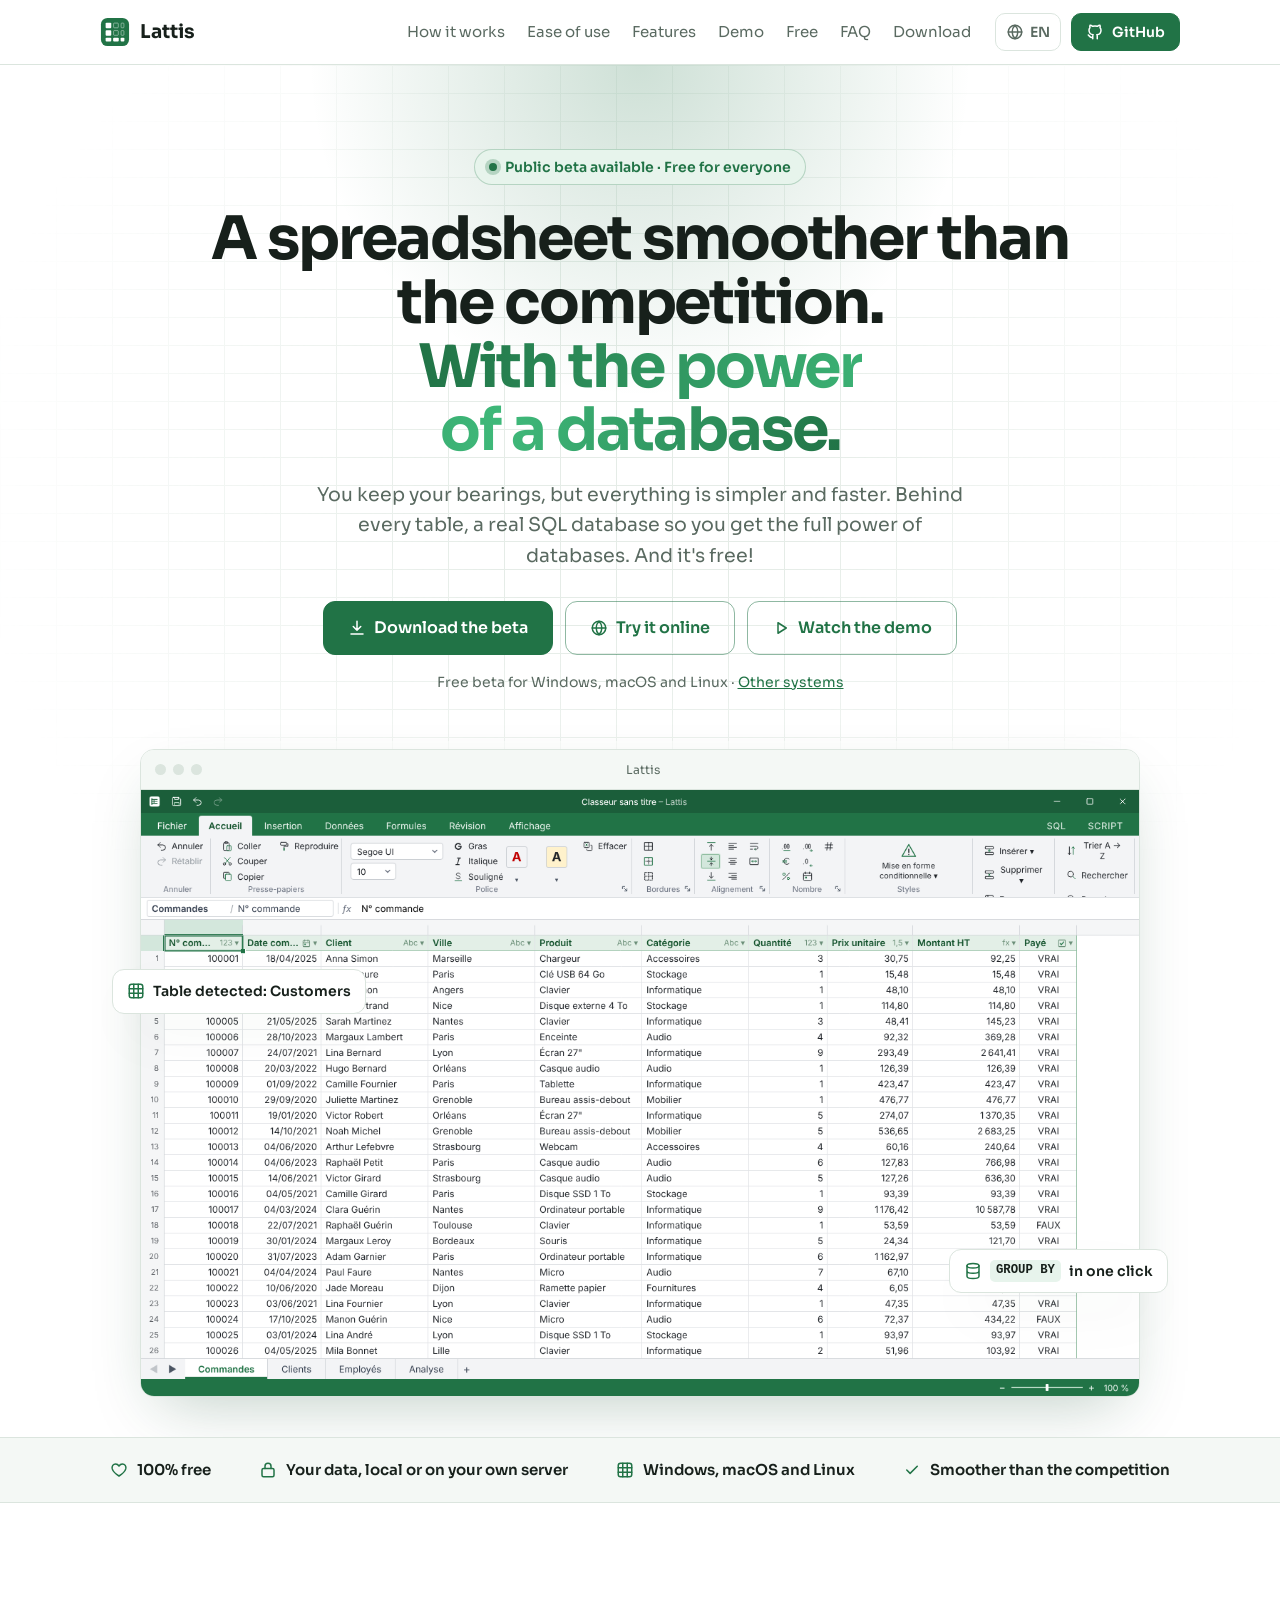
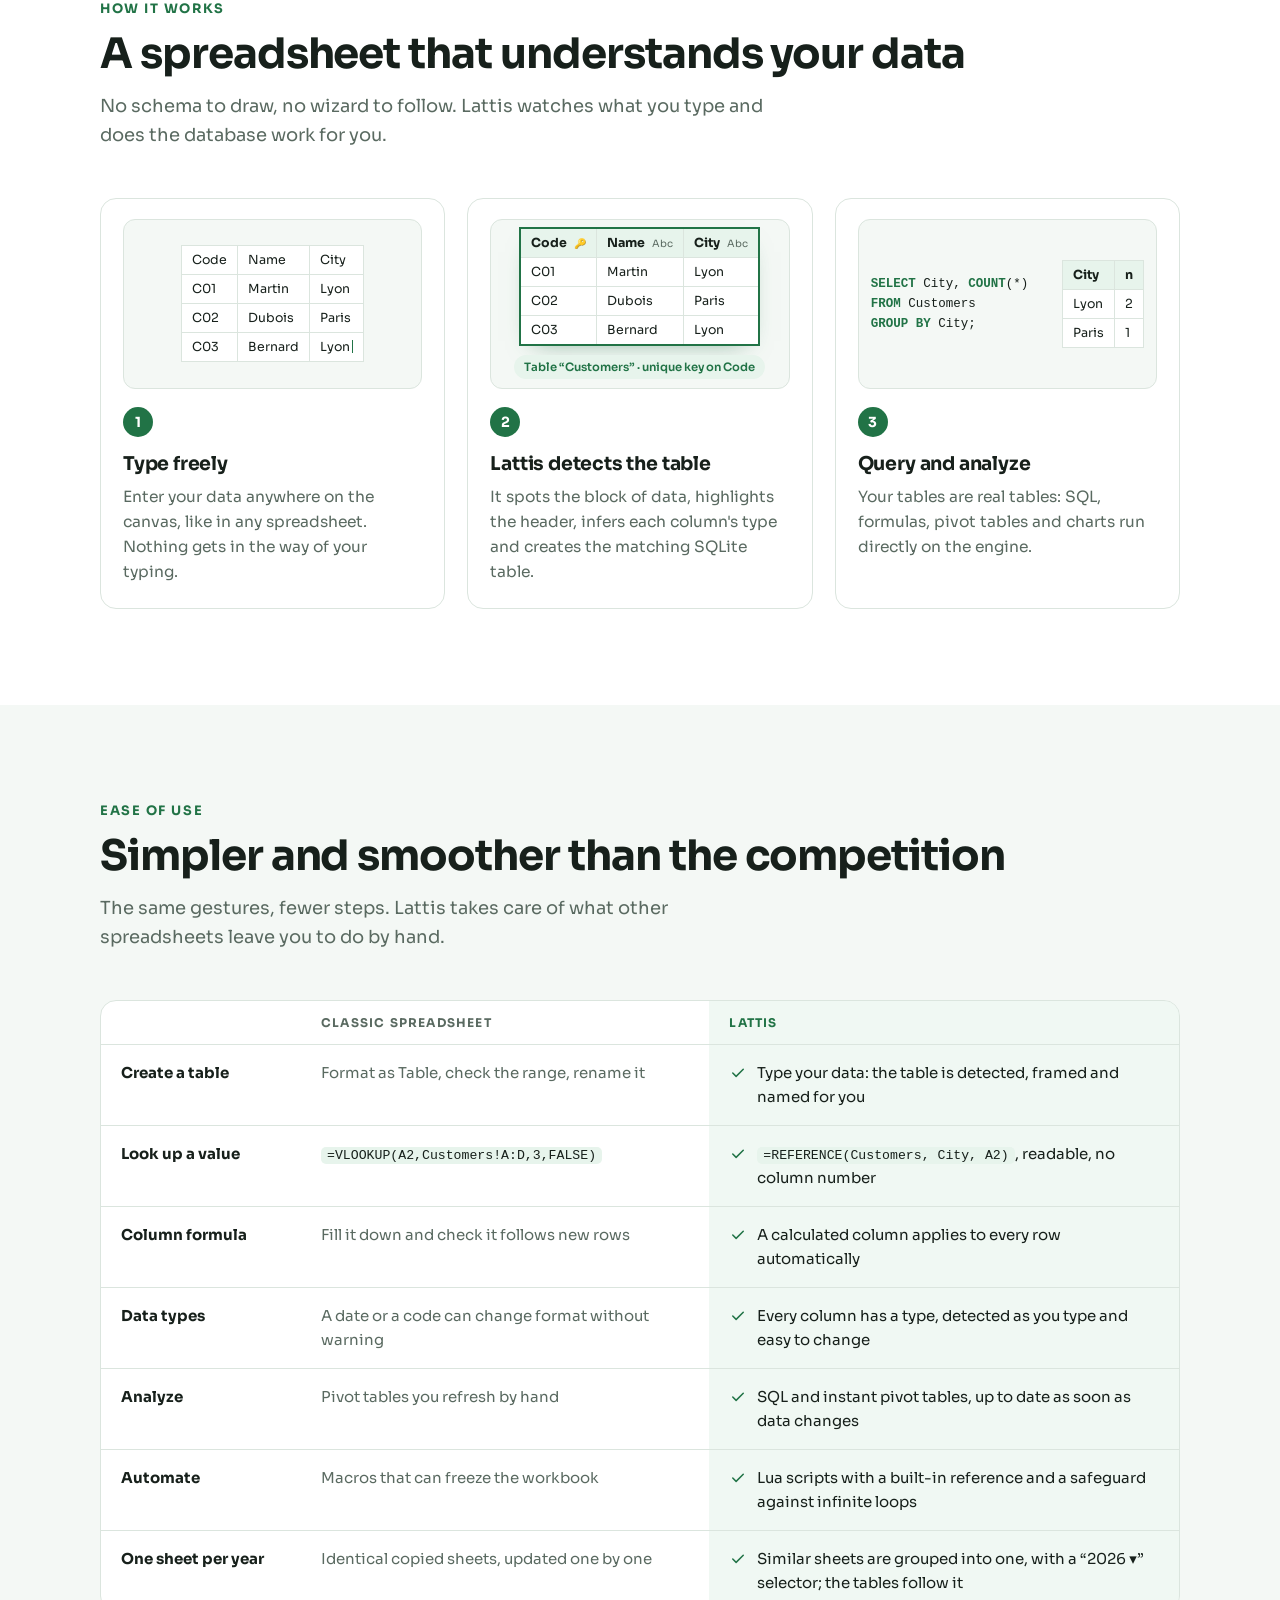
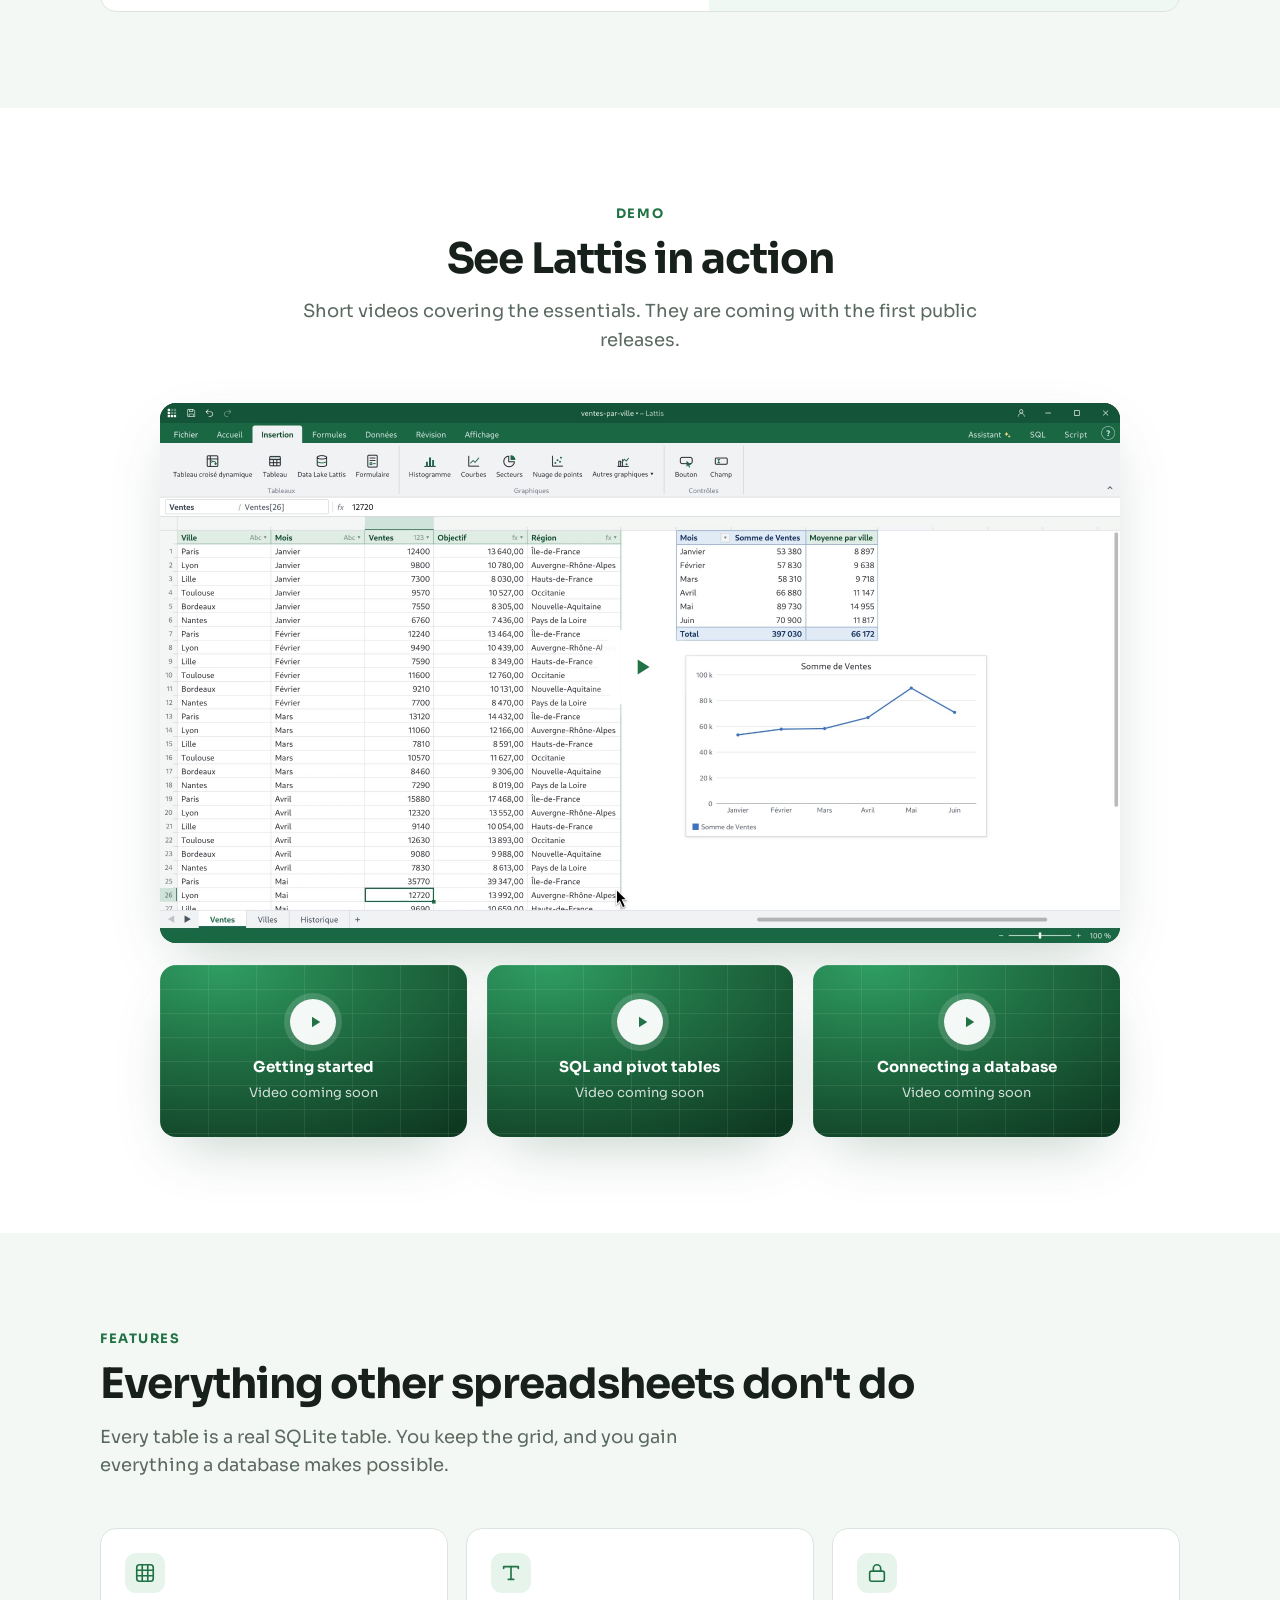
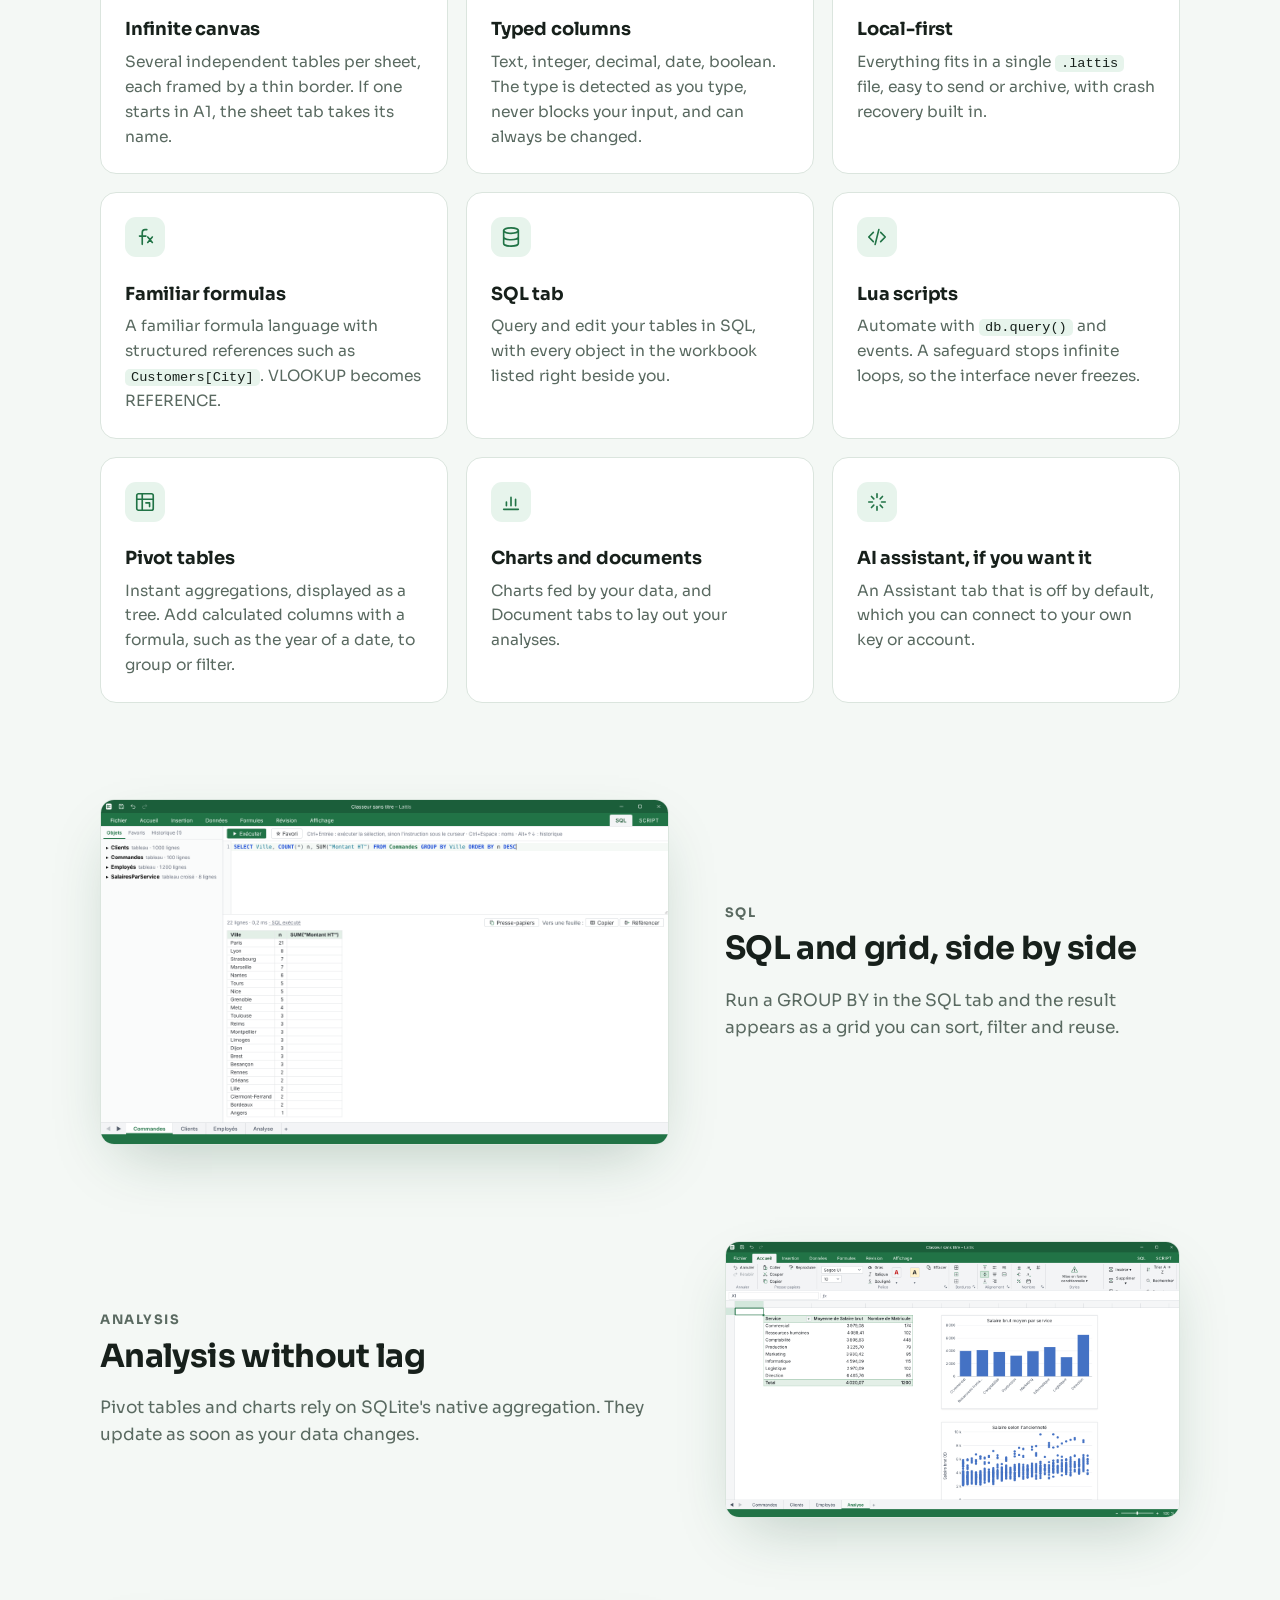
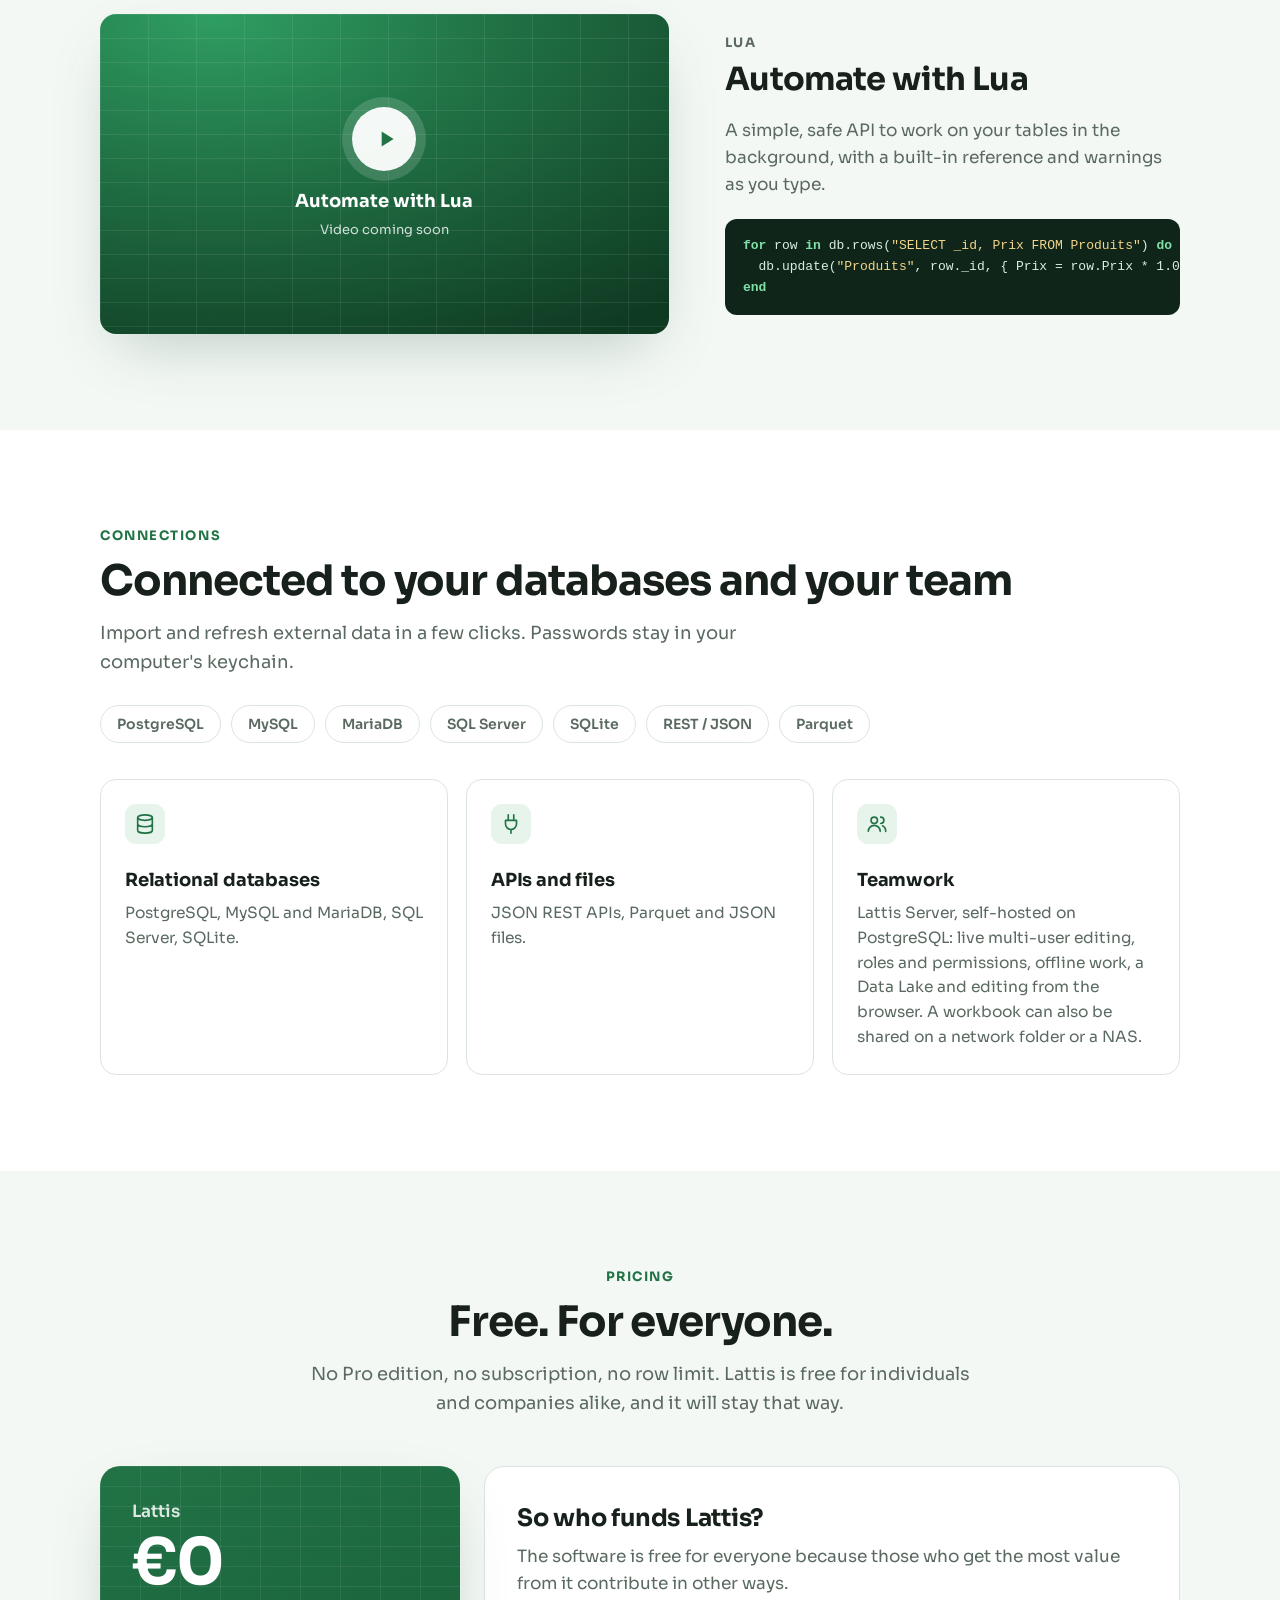
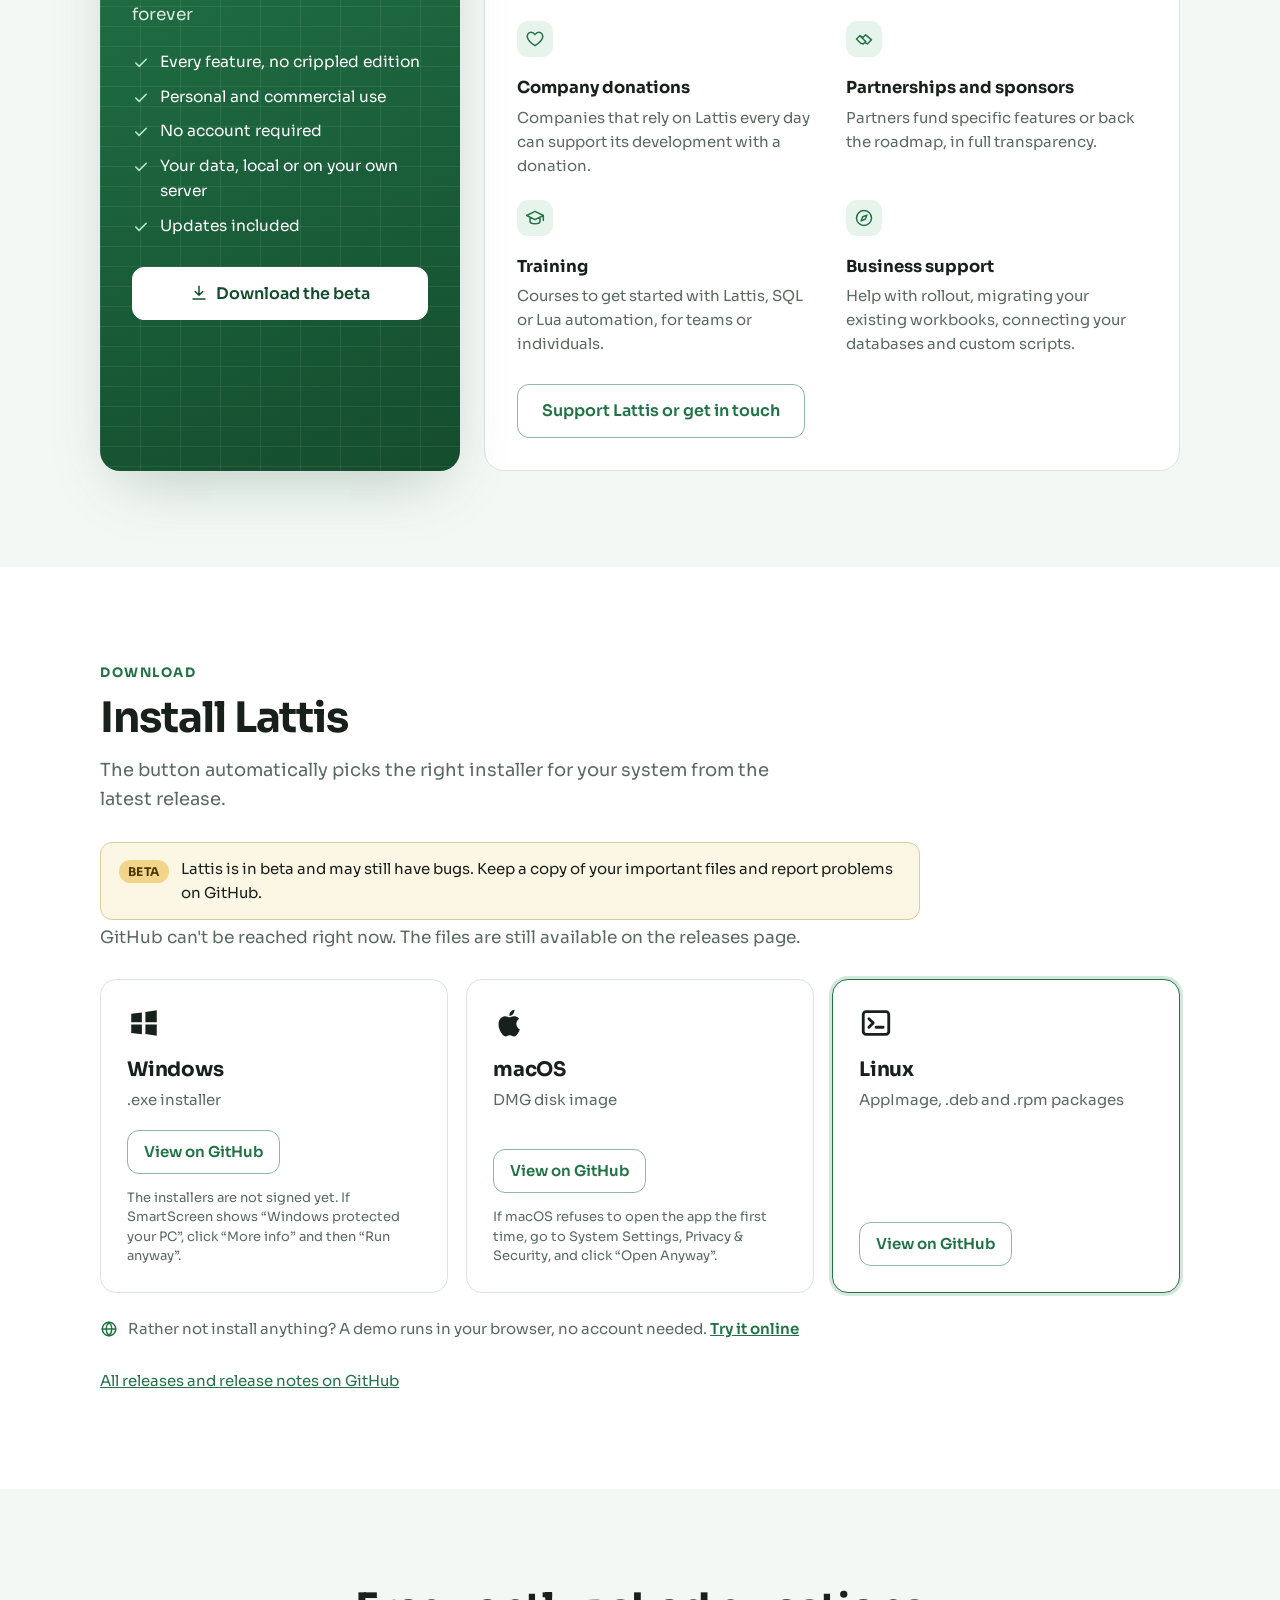
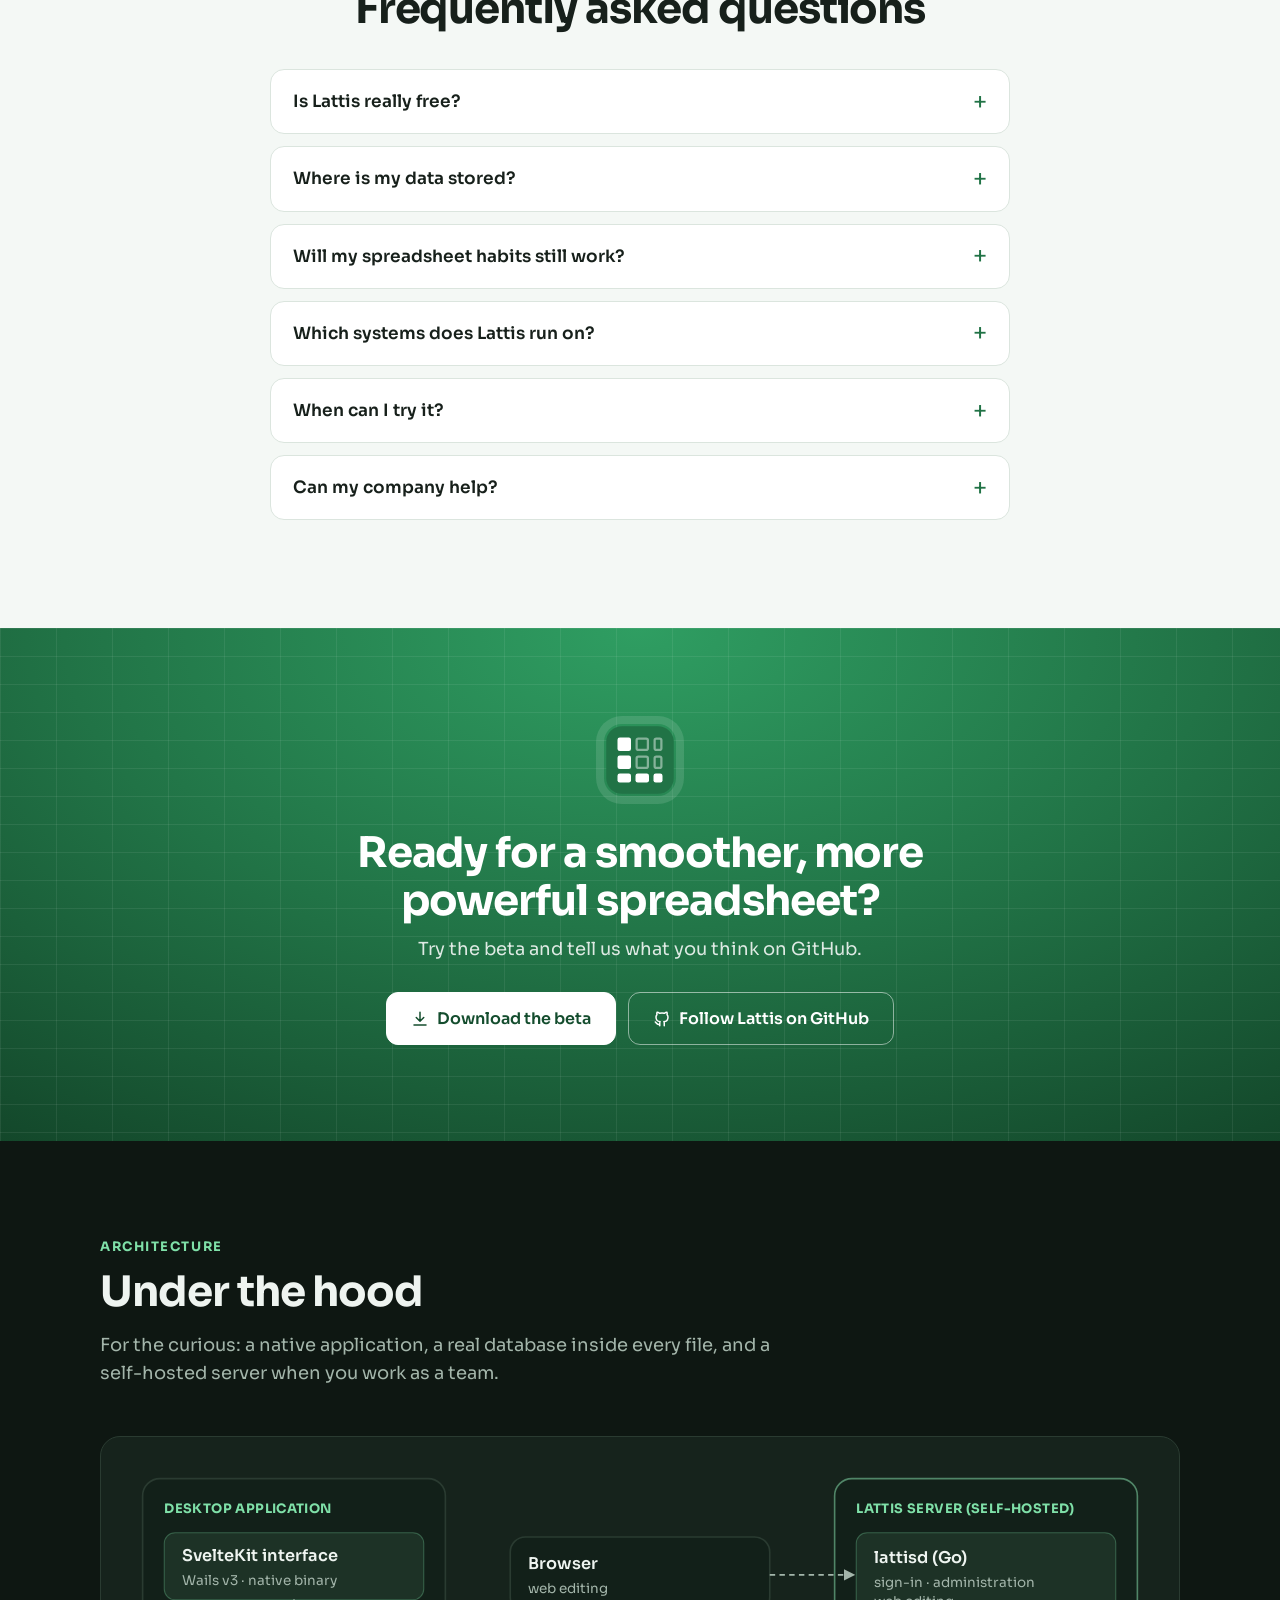
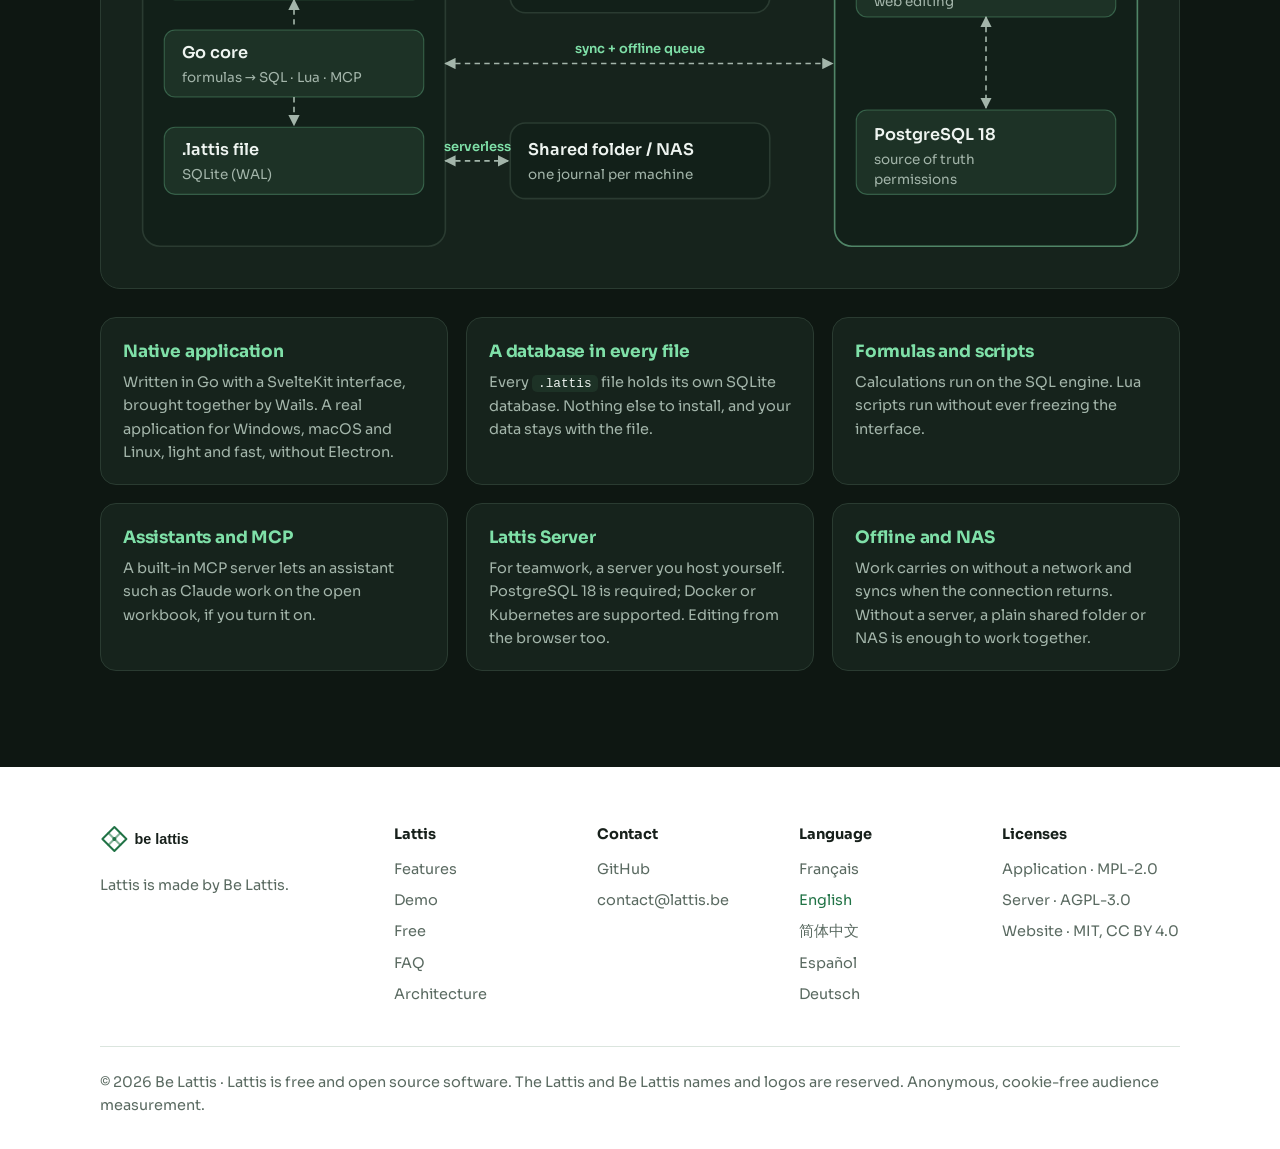
<file: index.html>
<!doctype html>
<html lang="fr">
<head>
<meta charset="utf-8">
<meta name="viewport" content="width=device-width,initial-scale=1">
<title>Lattis, le tableur gratuit et fluide, avec la puissance d'une base de données</title>
<meta name="description" content="Lattis est un tableur de bureau gratuit, plus fluide que la concurrence, qui ajoute tout ce qu'une base de données sait faire : SQL, tableaux croisés instantanés, connexions à vos bases, travail à plusieurs et scripts Lua.">
<link rel="canonical" href="https://www.lattis.be/">
<link rel="alternate" hreflang="fr" href="https://www.lattis.be/">
<link rel="alternate" hreflang="en" href="https://www.lattis.be/en/">
<link rel="alternate" hreflang="zh" href="https://www.lattis.be/zh/">
<link rel="alternate" hreflang="es" href="https://www.lattis.be/es/">
<link rel="alternate" hreflang="de" href="https://www.lattis.be/de/">
<link rel="alternate" hreflang="x-default" href="https://www.lattis.be/">
<meta property="og:title" content="Lattis, le tableur gratuit et fluide, avec la puissance d'une base de données">
<meta property="og:description" content="Lattis est un tableur de bureau gratuit, plus fluide que la concurrence, qui ajoute tout ce qu'une base de données sait faire : SQL, tableaux croisés instantanés, connexions à vos bases, travail à plusieurs et scripts Lua.">
<meta property="og:image" content="https://www.lattis.be/assets/11-demo-ouverture.png">
<meta property="og:locale" content="fr_FR">
<meta name="theme-color" content="#217346">
<link rel="icon" type="image/svg+xml" href="favicon.svg">
<link rel="preconnect" href="https://fonts.googleapis.com"><link rel="preconnect" href="https://fonts.gstatic.com" crossorigin>
<link rel="stylesheet" href="https://fonts.googleapis.com/css2?family=Sora:wght@400;500;600;700&display=swap">
<link rel="stylesheet" href="style.css">
<script defer src="https://umami.triboulin.fr/script.js" data-website-id="b6e283b5-1533-4292-bc06-e1d77cc3cb3a"></script>
<script>(function(){try{var s=localStorage.getItem('lattis-lang');if(s)return;var n=(navigator.language||'').slice(0,2).toLowerCase();if(['en','zh','es','de'].indexOf(n)>=0)location.replace(n+'/'+location.hash)}catch(e){}})();</script>
</head>
<body>
<svg width="0" height="0" style="position:absolute" aria-hidden="true">
<symbol id="i-grid" viewBox="0 0 24 24"><rect x="3" y="3" width="18" height="18" rx="3"/><path d="M3 9h18M3 15h18M9 3v18M15 3v18"/></symbol>
<symbol id="i-type" viewBox="0 0 24 24"><path d="M4 7V5h16v2M9 19h6M12 5v14"/></symbol>
<symbol id="i-lock" viewBox="0 0 24 24"><rect x="4" y="10" width="16" height="11" rx="2"/><path d="M8 10V7a4 4 0 0 1 8 0v3"/></symbol>
<symbol id="i-fx" viewBox="0 0 24 24"><path d="M14 4h-2a3 3 0 0 0-3 3v13M6 11h7M15 12l5 6M20 12l-5 6"/></symbol>
<symbol id="i-db" viewBox="0 0 24 24"><ellipse cx="12" cy="5" rx="8" ry="3"/><path d="M4 5v14c0 1.7 3.6 3 8 3s8-1.3 8-3V5M4 12c0 1.7 3.6 3 8 3s8-1.3 8-3"/></symbol>
<symbol id="i-code" viewBox="0 0 24 24"><path d="m8 7-5 5 5 5M16 7l5 5-5 5M14 4l-4 16"/></symbol>
<symbol id="i-pivot" viewBox="0 0 24 24"><rect x="3" y="3" width="18" height="18" rx="2"/><path d="M3 9h18M9 3v18M13 13h4v4"/></symbol>
<symbol id="i-chart" viewBox="0 0 24 24"><path d="M4 20h16M7 16v-4M12 16V7M17 16v-7"/></symbol>
<symbol id="i-spark" viewBox="0 0 24 24"><path d="M12 3v4M12 17v4M3 12h4M17 12h4M6 6l2.5 2.5M15.5 15.5 18 18M6 18l2.5-2.5M15.5 8.5 18 6"/></symbol>
<symbol id="i-plug" viewBox="0 0 24 24"><path d="M9 2v6M15 2v6M6 8h12v4a6 6 0 0 1-12 0zM12 18v4"/></symbol>
<symbol id="i-cloud" viewBox="0 0 24 24"><path d="M7 18a5 5 0 1 1 1-9.9A6 6 0 0 1 19.5 10 4 4 0 0 1 18 18z"/></symbol>
<symbol id="i-users" viewBox="0 0 24 24"><circle cx="9" cy="8" r="3.5"/><path d="M2.5 20a6.5 6.5 0 0 1 13 0M16 4.5a3.5 3.5 0 0 1 0 7M18 14a6.5 6.5 0 0 1 3.5 6"/></symbol>
<symbol id="i-heart" viewBox="0 0 24 24"><path d="M12 20s-7.5-4.6-9-9.5C2 6.9 4.3 4 7.5 4c2 0 3.5 1.2 4.5 2.7C13 5.2 14.5 4 16.5 4 19.7 4 22 6.9 21 10.5 19.5 15.4 12 20 12 20z"/></symbol>
<symbol id="i-hand" viewBox="0 0 24 24"><path d="M3 12l4-4 4 2 3-3 7 6-5 5-3-2-2 2-3-1zM7 8l7 7"/></symbol>
<symbol id="i-cap" viewBox="0 0 24 24"><path d="M2 9l10-5 10 5-10 5zM6 11v5c0 1.7 2.7 3 6 3s6-1.3 6-3v-5M22 9v6"/></symbol>
<symbol id="i-compass" viewBox="0 0 24 24"><circle cx="12" cy="12" r="9"/><path d="m15.5 8.5-2 5-5 2 2-5z"/></symbol>
<symbol id="i-check" viewBox="0 0 24 24"><path d="m5 12 4.5 4.5L19 7"/></symbol>
<symbol id="i-play" viewBox="0 0 24 24"><path d="M8 5v14l11-7z"/></symbol>
<symbol id="i-down" viewBox="0 0 24 24"><path d="M12 3v12M7 10l5 5 5-5M4 20h16"/></symbol>
<symbol id="i-win" viewBox="0 0 24 24"><path d="M3 5.5 10.5 4.5v7H3zM13 4.2 21 3v8.5h-8zM3 13h7.5v7L3 19zM13 13h8v8l-8-1.2z"/></symbol>
<symbol id="i-apple" viewBox="0 0 24 24"><path d="M16.5 12.6c0-2.4 2-3.5 2-3.6-1.1-1.6-2.8-1.8-3.4-1.8-1.4-.2-2.8.8-3.5.8s-1.8-.8-3-.8C7 7.2 5.5 8.1 4.7 9.6c-1.7 2.9-.4 7.2 1.2 9.5.8 1.1 1.7 2.4 2.9 2.4 1.2 0 1.6-.8 3-.8s1.8.8 3 .8c1.3 0 2.1-1.2 2.8-2.3.9-1.3 1.3-2.6 1.3-2.7 0 0-2.4-.9-2.4-3.9zM14.2 5.6c.6-.8 1.1-1.9 1-3-.9 0-2.1.6-2.7 1.4-.6.7-1.1 1.8-1 2.9 1 .1 2.1-.5 2.7-1.3z"/></symbol>
<symbol id="i-linux" viewBox="0 0 24 24"><rect x="3" y="4" width="18" height="16" rx="2"/><path d="m7 9 3 3-3 3M12 15h5"/></symbol>
<symbol id="i-globe" viewBox="0 0 24 24"><circle cx="12" cy="12" r="9"/><path d="M3 12h18M12 3c2.5 2.5 3.8 5.5 3.8 9s-1.3 6.5-3.8 9c-2.5-2.5-3.8-5.5-3.8-9S9.5 5.5 12 3z"/></symbol>
<symbol id="i-gh" viewBox="0 0 24 24"><path d="M9 19c-4.3 1.4-4.3-2.5-6-3m12 5v-3.5c0-1 .1-1.4-.5-2 2.8-.3 5.5-1.4 5.5-6a4.6 4.6 0 0 0-1.3-3.2 4.2 4.2 0 0 0-.1-3.2s-1.1-.3-3.5 1.3a12.3 12.3 0 0 0-6.2 0C6.5 2.8 5.4 3.1 5.4 3.1a4.2 4.2 0 0 0-.1 3.2A4.6 4.6 0 0 0 4 9.5c0 4.6 2.7 5.7 5.5 6-.6.6-.6 1.2-.5 2V21"/></symbol>
</svg>

<header class="top"><div class="w">
<a class="brand" href=""><img src="assets/lattis-icone.svg" alt="" width="30" height="30">Lattis</a>
<nav class="nav">
<a href="#comment">Principe</a><a href="#ergonomie">Ergonomie</a><a href="#fonctions">Fonctions</a><a href="#demo">Démo</a><a href="#gratuit">Gratuit</a><a href="#faq">FAQ</a><a href="#telecharger">Télécharger</a>
</nav>
<div class="tools">
<details class="lang"><summary aria-label="Langue"><svg class="ico"><use href="#i-globe"/></svg><span>FR</span></summary>
<div class="menu"><a href="" hreflang="fr" lang="fr" data-lang="fr" aria-current="true">Français</a><a href="en/" hreflang="en" lang="en" data-lang="en">English</a><a href="zh/" hreflang="zh" lang="zh" data-lang="zh">简体中文</a><a href="es/" hreflang="es" lang="es" data-lang="es">Español</a><a href="de/" hreflang="de" lang="de" data-lang="de">Deutsch</a></div></details>
<a class="btn sm" href="https://github.com/Be-Lattis/lattis-app"><svg class="ico"><use href="#i-gh"/></svg><span>GitHub</span></a>
</div>
</div></header>

<main>
<section class="hero">
<div class="bg-grid" aria-hidden="true"></div>
<div class="w">
<span class="badge"><span class="dot"></span>Bêta publique disponible · Gratuit pour tous</span>
<h1>Un tableur plus fluide que la concurrence.<br><span class="accent">Avec la puissance<br class="hbr">d'une base de données.</span></h1>
<p class="sub">Vous gardez vos repères mais tout est plus simple et plus rapide. Derrière chaque tableau, une vraie base SQL pour profiter de la puissance des BDD. Mais gratuit !</p>
<div class="ctas">
<a class="btn" id="dl-hero" href="#telecharger"><svg class="ico"><use href="#i-down"/></svg><span>Télécharger la bêta</span></a>
<a class="btn ghost" href="https://main.lattis.be/demo/"><svg class="ico"><use href="#i-globe"/></svg>Essayer en ligne</a>
<a class="btn ghost" href="#demo"><svg class="ico"><use href="#i-play"/></svg>Voir la démo</a>
</div>
<p class="dlnote" id="dl-note">Bêta gratuite pour Windows, macOS et Linux · <a href="#telecharger">Autres systèmes</a></p>
<div class="stage">
<div class="window">
<div class="bar"><i></i><i></i><i></i><span>Lattis</span></div>
<img src="assets/11-demo-ouverture.png" alt="Capture de Lattis : plusieurs tableaux sur une même feuille" width="1440" height="860">
</div>
<div class="chip c1"><svg class="ico"><use href="#i-grid"/></svg>Tableau détecté : Clients</div>
<div class="chip c2"><svg class="ico"><use href="#i-db"/></svg><code>GROUP BY</code> en un clic</div>
</div>
</div>
</section>

<div class="strip"><div class="w">
<span><svg class="ico"><use href="#i-heart"/></svg>100 % gratuit</span>
<span><svg class="ico"><use href="#i-lock"/></svg>Vos données en local ou sur votre serveur</span>
<span><svg class="ico"><use href="#i-grid"/></svg>Windows, macOS et Linux</span>
<span><svg class="ico"><use href="#i-check"/></svg>Plus fluide que la concurrence</span>
</div></div>

<section id="comment"><div class="w">
<p class="kicker">Comment ça marche</p>
<h2>Un tableur qui comprend vos données</h2>
<p class="lead">Pas de schéma à dessiner, pas d'assistant à suivre. Lattis observe ce que vous tapez et fait le travail de la base de données à votre place.</p>
<div class="steps">
<div class="step">
<div class="ill">
<table class="mini"><tr><td>Code</td><td>Nom</td><td>Ville</td></tr><tr><td>C01</td><td>Martin</td><td>Lyon</td></tr><tr><td>C02</td><td>Dubois</td><td>Paris</td></tr><tr><td>C03</td><td>Bernard</td><td>Lyon<span class="caret"></span></td></tr></table>
</div>
<span class="num">1</span><h3>Saisissez librement</h3><p>Tapez vos données n'importe où sur le canevas, comme dans n'importe quel tableur. Rien ne bloque la saisie.</p>
</div>
<div class="step">
<div class="ill">
<table class="mini on"><tr><th>Code <small>🔑</small></th><th>Nom <small>Abc</small></th><th>Ville <small>Abc</small></th></tr><tr><td>C01</td><td>Martin</td><td>Lyon</td></tr><tr><td>C02</td><td>Dubois</td><td>Paris</td></tr><tr><td>C03</td><td>Bernard</td><td>Lyon</td></tr></table>
<span class="tag">Table « Clients » · clé unique sur Code</span>
</div>
<span class="num">2</span><h3>Lattis détecte le tableau</h3><p>Il repère l'îlot de données, met l'en-tête en valeur, devine le type de chaque colonne et crée la table SQLite correspondante.</p>
</div>
<div class="step">
<div class="ill code">
<pre><b>SELECT</b> Ville, <b>COUNT</b>(*)
<b>FROM</b> Clients
<b>GROUP BY</b> Ville;</pre>
<table class="mini res"><tr><th>Ville</th><th>n</th></tr><tr><td>Lyon</td><td>2</td></tr><tr><td>Paris</td><td>1</td></tr></table>
</div>
<span class="num">3</span><h3>Interrogez, analysez</h3><p>Vos tableaux sont de vraies tables : SQL, formules, tableaux croisés et graphiques s'appuient directement sur le moteur.</p>
</div>
</div>
</div></section>

<section class="alt" id="ergonomie"><div class="w">
<p class="kicker">Ergonomie</p>
<h2>Plus simple et plus fluide que la concurrence</h2>
<p class="lead">Les mêmes gestes, moins de manipulations. Lattis s'occupe de ce que les autres tableurs vous laissent faire à la main.</p>
<div class="ergo">
<div class="erow head"><span></span><span class="ex">Tableur classique</span><span class="el">Lattis</span></div>
<div class="erow"><span class="ek">Créer un tableau</span><span class="ex" data-l="Tableur classique">Mettre sous forme de tableau, vérifier la plage, le renommer</span><span class="el"><svg class="ico"><use href="#i-check"/></svg><span>Tapez vos données : le tableau est détecté, encadré et nommé tout seul</span></span></div>
<div class="erow"><span class="ek">Chercher une valeur</span><span class="ex" data-l="Tableur classique"><code>=RECHERCHEV(A2;Clients!A:D;3;FAUX)</code></span><span class="el"><svg class="ico"><use href="#i-check"/></svg><span><code>=REFERENCE(Clients; Ville; A2)</code>, lisible et sans numéro de colonne</span></span></div>
<div class="erow"><span class="ek">Formule de colonne</span><span class="ex" data-l="Tableur classique">La recopier vers le bas et vérifier qu'elle suit les nouvelles lignes</span><span class="el"><svg class="ico"><use href="#i-check"/></svg><span>Une colonne calculée s'applique d'office à toutes les lignes</span></span></div>
<div class="erow"><span class="ek">Types de données</span><span class="ex" data-l="Tableur classique">Une date ou un code peut changer de format sans prévenir</span><span class="el"><svg class="ico"><use href="#i-check"/></svg><span>Chaque colonne a un type, détecté pendant la saisie et modifiable</span></span></div>
<div class="erow"><span class="ek">Analyser</span><span class="ex" data-l="Tableur classique">Des tableaux croisés à actualiser à la main</span><span class="el"><svg class="ico"><use href="#i-check"/></svg><span>SQL et tableaux croisés instantanés, à jour dès que les données changent</span></span></div>
<div class="erow"><span class="ek">Automatiser</span><span class="ex" data-l="Tableur classique">Des macros qui peuvent figer le classeur</span><span class="el"><svg class="ico"><use href="#i-check"/></svg><span>Des scripts Lua avec une référence intégrée et un garde-fou contre les boucles infinies</span></span></div>
<div class="erow"><span class="ek">Un onglet par année</span><span class="ex" data-l="Tableur classique">Des onglets copiés à l'identique, à tenir à jour un par un</span><span class="el"><svg class="ico"><use href="#i-check"/></svg><span>Les onglets semblables se regroupent en un seul, avec un sélecteur « 2026 ▾ » ; les tableaux suivent</span></span></div>
</div>
</div></section>

<section id="demo"><div class="w">
<p class="kicker">Démo</p>
<h2>Voyez Lattis en action</h2>
<p class="lead">De courtes vidéos pour découvrir l'essentiel. Elles arrivent avec les premières versions publiques.</p>
<div class="video main has-video yt" data-yt="5n4SmyFFsi8">
<a class="ytbtn" href="https://youtu.be/5n4SmyFFsi8" aria-label="Lattis en 2 minutes (YouTube)">
<img src="assets/video/fr/poster.jpg" alt="" loading="lazy" width="1280" height="720">
<span class="play"><svg><use href="#i-play"/></svg></span>
</a>
</div>
<div class="vids">
<div class="video" role="img" aria-label="Premiers pas (Vidéo bientôt disponible)"><div class="vgrid" aria-hidden="true"></div><span class="play"><svg><use href="#i-play"/></svg></span><strong>Premiers pas</strong><em>Vidéo bientôt disponible</em></div>
<div class="video" role="img" aria-label="SQL et tableaux croisés (Vidéo bientôt disponible)"><div class="vgrid" aria-hidden="true"></div><span class="play"><svg><use href="#i-play"/></svg></span><strong>SQL et tableaux croisés</strong><em>Vidéo bientôt disponible</em></div>
<div class="video" role="img" aria-label="Connecter une base (Vidéo bientôt disponible)"><div class="vgrid" aria-hidden="true"></div><span class="play"><svg><use href="#i-play"/></svg></span><strong>Connecter une base</strong><em>Vidéo bientôt disponible</em></div>
</div>
</div></section>

<section class="alt" id="fonctions"><div class="w">
<p class="kicker">Fonctions</p>
<h2>Tout ce que les autres tableurs ne font pas</h2>
<p class="lead">Chaque tableau est une vraie table SQLite. Vous gardez la grille, et vous gagnez tout ce qu'une base de données rend possible.</p>
<div class="feats">
<div class="feat"><svg class="fi"><use href="#i-grid"/></svg><h3>Canevas infini</h3><p>Plusieurs tableaux indépendants par feuille. Une fine bordure encadre chacun d'eux ; s'il commence en A1, l'onglet prend son nom.</p></div>
<div class="feat"><svg class="fi"><use href="#i-type"/></svg><h3>Colonnes typées</h3><p>Texte, entier, décimal, date, booléen. Le type est détecté pendant la saisie sans jamais la bloquer, et reste modifiable.</p></div>
<div class="feat"><svg class="fi"><use href="#i-lock"/></svg><h3>Local-first</h3><p>Tout tient dans un fichier <code>.lattis</code>, facile à envoyer ou à archiver, avec récupération après un plantage.</p></div>
<div class="feat"><svg class="fi"><use href="#i-fx"/></svg><h3>Formules familières</h3><p>Un langage de formules familier, avec des références structurées comme <code>Clients[Ville]</code>. RECHERCHEV devient REFERENCE.</p></div>
<div class="feat"><svg class="fi"><use href="#i-db"/></svg><h3>Onglet SQL</h3><p>Interrogez et modifiez vos tableaux en SQL, avec la liste de tous les objets du classeur sous les yeux.</p></div>
<div class="feat"><svg class="fi"><use href="#i-code"/></svg><h3>Scripts Lua</h3><p>Automatisez avec <code>db.query()</code> et des évènements. Un garde-fou interrompt les boucles infinies : l'interface ne gèle jamais.</p></div>
<div class="feat"><svg class="fi"><use href="#i-pivot"/></svg><h3>Tableaux croisés dynamiques</h3><p>Des agrégations instantanées, présentées en arborescence. Ajoutez des colonnes calculées par formule, comme l'année d'une date, pour regrouper ou filtrer.</p></div>
<div class="feat"><svg class="fi"><use href="#i-chart"/></svg><h3>Graphiques et documents</h3><p>Des graphiques alimentés par vos données, et des onglets Document pour mettre en page vos analyses.</p></div>
<div class="feat"><svg class="fi"><use href="#i-spark"/></svg><h3>Assistant IA, si vous le voulez</h3><p>Un onglet Assistant désactivé par défaut, à brancher sur votre propre clé ou compte.</p></div>
</div>

<div class="show">
<div class="shot"><img src="assets/19-sql-resultat.png" alt="Onglet SQL de Lattis avec un résultat sous forme de grille" loading="lazy" width="1440" height="860"></div>
<div><p class="kicker">SQL</p><h3>SQL et grille, côte à côte</h3><p>Un GROUP BY dans l'onglet SQL, et le résultat s'affiche comme une grille que vous pouvez trier, filtrer et réutiliser.</p></div>
</div>
<div class="show rev">
<div class="shot"><img src="assets/15-analyse.png" alt="Tableau croisé dynamique et graphique dans Lattis" loading="lazy" width="1440" height="860"></div>
<div><p class="kicker">Analyse</p><h3>Analyse sans latence</h3><p>Tableaux croisés et graphiques s'appuient sur l'agrégation native de SQLite. Ils se mettent à jour dès que vos données changent.</p></div>
</div>
<div class="show">
<div class="video" role="img" aria-label="Automatiser avec Lua (Vidéo bientôt disponible)"><div class="vgrid" aria-hidden="true"></div><span class="play"><svg><use href="#i-play"/></svg></span><strong>Automatiser avec Lua</strong><em>Vidéo bientôt disponible</em></div>
<div><p class="kicker">Lua</p><h3>Automatiser avec Lua</h3><p>Une API simple et sûre pour manipuler vos tableaux en arrière-plan, avec une référence intégrée et des avertissements pendant la frappe.</p>
<pre class="snippet"><b>for</b> row <b>in</b> db.rows(<i>"SELECT _id, Prix FROM Produits"</i>) <b>do</b>
  db.update(<i>"Produits"</i>, row._id, { Prix = row.Prix * 1.03 })
<b>end</b></pre></div>
</div>
</div></section>

<section id="connexions"><div class="w">
<p class="kicker">Connexions</p>
<h2>Connecté à vos bases et à votre équipe</h2>
<p class="lead">Importez et rafraîchissez des données externes en quelques clics. Les mots de passe restent dans le trousseau de votre ordinateur.</p>
<div class="logos"><span>PostgreSQL</span><span>MySQL</span><span>MariaDB</span><span>SQL Server</span><span>SQLite</span><span>REST / JSON</span><span>Parquet</span></div>
<div class="feats three">
<div class="feat"><svg class="fi"><use href="#i-db"/></svg><h3>Bases relationnelles</h3><p>PostgreSQL, MySQL et MariaDB, SQL Server, SQLite.</p></div>
<div class="feat"><svg class="fi"><use href="#i-plug"/></svg><h3>API et fichiers</h3><p>API REST en JSON, fichiers Parquet et JSON.</p></div>
<div class="feat"><svg class="fi"><use href="#i-users"/></svg><h3>Travail à plusieurs</h3><p>Le Serveur Lattis, auto-hébergé sur PostgreSQL : édition à plusieurs en direct, rôles et droits, travail hors ligne, Data Lake et édition depuis le navigateur. Un classeur peut aussi se partager sur un dossier réseau ou un NAS.</p></div>
</div>
</div></section>

<section class="alt" id="gratuit"><div class="w">
<p class="kicker">Prix</p>
<h2>Gratuit. Pour tout le monde.</h2>
<p class="lead">Pas de version Pro, pas d'abonnement, pas de limite de lignes. Lattis est gratuit pour les particuliers comme pour les entreprises, et il le restera.</p>
<div class="pricing">
<div class="plan">
<p class="pname">Lattis</p>
<p class="amount">0 €</p>
<p class="per">pour toujours</p>
<ul>
<li><svg class="ico"><use href="#i-check"/></svg>Toutes les fonctions, sans version bridée</li>
<li><svg class="ico"><use href="#i-check"/></svg>Usage personnel et professionnel</li>
<li><svg class="ico"><use href="#i-check"/></svg>Aucun compte à créer</li>
<li><svg class="ico"><use href="#i-check"/></svg>Vos données en local ou sur votre propre serveur</li>
<li><svg class="ico"><use href="#i-check"/></svg>Mises à jour incluses</li>
</ul>
<a class="btn wide light" href="#telecharger"><svg class="ico"><use href="#i-down"/></svg>Télécharger la bêta</a>
</div>
<div class="fund">
<h3>Alors, qui finance Lattis ?</h3>
<p class="fsub">Le logiciel est gratuit pour chacun parce que celles et ceux qui en tirent le plus de valeur contribuent autrement.</p>
<div class="fgrid">
<div><svg class="fi"><use href="#i-heart"/></svg><h4>Dons d'entreprises</h4><p>Les entreprises qui utilisent Lattis au quotidien peuvent soutenir son développement par un don.</p></div>
<div><svg class="fi"><use href="#i-hand"/></svg><h4>Partenariats et sponsors</h4><p>Des partenaires financent des fonctions précises ou accompagnent la feuille de route, en toute transparence.</p></div>
<div><svg class="fi"><use href="#i-cap"/></svg><h4>Formations</h4><p>Des formations pour prendre en main Lattis, le SQL ou l'automatisation en Lua, en équipe ou en individuel.</p></div>
<div><svg class="fi"><use href="#i-compass"/></svg><h4>Accompagnement des entreprises</h4><p>Aide au déploiement, migration de vos anciens classeurs, connexion à vos bases et scripts sur mesure.</p></div>
</div>
<a class="btn ghost" href="mailto:contact@lattis.be?subject=Lattis">Soutenir Lattis ou nous contacter</a>
</div>
</div>
</div></section>

<section id="telecharger"><div class="w">
<p class="kicker">Téléchargement</p>
<h2>Installez Lattis</h2>
<p class="lead">Le bouton choisit automatiquement le bon installeur pour votre système, à partir de la dernière version publiée.</p>
<div class="betanote"><span class="pill">Bêta</span><p>Lattis est en bêta : il peut encore contenir des bugs. Gardez une copie de vos fichiers importants et signalez les problèmes sur GitHub.</p></div>
<p class="dlstate" id="dl-state">Recherche de la dernière version…</p>
<div class="oses">
<div class="os" data-os="windows"><svg class="osi"><use href="#i-win"/></svg><h3>Windows</h3><p>Installeur .exe</p><div class="files" data-ext="exe,msix,msi"></div><p class="hint porthint" hidden>Version portable : l'exécutable seul, sans installation, par exemple sur une clé USB. Les fichiers .lattis ne s'ouvrent pas d'un double-clic et aucun raccourci n'est ajouté au menu Démarrer. Nécessite WebView2, présent sur Windows 11 et Windows 10 à jour.</p><p class="hint">Les installeurs ne sont pas encore signés. Si SmartScreen affiche « Windows a protégé votre ordinateur », cliquez sur « Informations complémentaires » puis « Exécuter quand même ».</p></div>
<div class="os" data-os="mac"><svg class="osi"><use href="#i-apple"/></svg><h3>macOS</h3><p>Image disque DMG</p><div class="files" data-ext="dmg,pkg"></div><p class="hint">Si macOS refuse d'ouvrir l'application la première fois, allez dans Réglages Système, Confidentialité et sécurité, puis cliquez sur « Ouvrir quand même ».</p></div>
<div class="os" data-os="linux"><svg class="osi"><use href="#i-linux"/></svg><h3>Linux</h3><p>AppImage, paquets .deb et .rpm</p><div class="files" data-ext="AppImage,deb,rpm"></div></div>
</div>
<p class="tryline"><svg class="ico"><use href="#i-globe"/></svg><span>Pas envie d'installer ? Une démo tourne dans votre navigateur, sans compte. <a href="https://main.lattis.be/demo/">Essayer en ligne</a></span></p>
<p class="allrel"><a href="https://github.com/Be-Lattis/lattis-app/releases">Toutes les versions et notes de version sur GitHub</a><a id="dl-sums" hidden>Sommes de contrôle SHA-256</a></p>
</div></section>

<section class="alt" id="faq"><div class="w narrow">
<h2>Questions fréquentes</h2>
<details><summary>Lattis est-il vraiment gratuit ?</summary><p>Oui. Toutes les fonctions sont gratuites, pour un usage personnel comme professionnel, sans abonnement ni version Pro. Le projet vit grâce aux dons d'entreprises, aux partenariats, aux formations et à l'accompagnement.</p></details>
<details><summary>Où sont stockées mes données ?</summary><p>Sur votre ordinateur. Un classeur est un fichier <code>.lattis</code> qui contient une base SQLite. Rien ne part sur un serveur, sauf si vous connectez vous-même une base externe ou votre propre Serveur Lattis.</p></details>
<details><summary>Est-ce que je retrouve mes habitudes de tableur ?</summary><p>Oui : ruban, menus contextuels, raccourcis, annuler et rétablir, formules familières. RECHERCHEV est même convertie automatiquement en REFERENCE.</p></details>
<details><summary>Sur quels systèmes fonctionne Lattis ?</summary><p>Windows, macOS et Linux. C'est une application native construite en Go avec Wails et SvelteKit, sans la lourdeur d'Electron.</p></details>
<details><summary>Quand puis-je l'essayer ?</summary><p>Dès maintenant : une première bêta est disponible pour Windows, macOS et Linux. Le bouton Télécharger récupère automatiquement la version la plus récente pour votre système.</p></details>
<details><summary>Mon entreprise peut-elle aider ?</summary><p>Avec plaisir : par un don, un partenariat, une formation pour vos équipes ou un accompagnement sur mesure. Écrivez-nous à contact@lattis.be.</p></details>
</div></section>

<section class="final"><div class="w">
<img src="assets/lattis-icone.svg" alt="" width="72" height="72">
<h2>Prêt pour un tableur plus fluide et plus puissant ?</h2>
<p>Essayez la bêta et dites-nous ce que vous en pensez sur GitHub.</p>
<div class="ctas"><a class="btn light" href="#telecharger"><svg class="ico"><use href="#i-down"/></svg>Télécharger la bêta</a><a class="btn onvert" href="https://github.com/Be-Lattis/lattis-app"><svg class="ico"><use href="#i-gh"/></svg>Suivre Lattis sur GitHub</a></div>
</div></section>
<section class="geek" id="architecture"><div class="w">
<p class="kicker">Architecture</p>
<h2>Sous le capot</h2>
<p class="lead">Pour les curieux : une application native, une vraie base de données dans chaque fichier, et un serveur auto-hébergé quand on travaille à plusieurs.</p>
<div class="archfig">
<svg viewBox="0 0 960 380" role="img" aria-label="Sous le capot">
<defs><marker id="ar" viewBox="0 0 10 10" refX="9" refY="5" markerWidth="7" markerHeight="7" orient="auto-start-reverse"><path d="M0 0 10 5 0 10z" class="ah"/></marker></defs>
<rect class="ab" x="20" y="20" width="280" height="340" rx="16"/>
<text class="at" x="40" y="52">Application de bureau</text>
<rect class="ai" x="40" y="70" width="240" height="62" rx="10"/>
<text class="an" x="56" y="96">Interface SvelteKit</text><text class="as" x="56" y="118">Wails v3 · binaire natif</text>
<rect class="ai" x="40" y="160" width="240" height="62" rx="10"/>
<text class="an" x="56" y="186">Cœur en Go</text><text class="as" x="56" y="208">formules → SQL · Lua · MCP</text>
<rect class="ai" x="40" y="250" width="240" height="62" rx="10"/>
<text class="an" x="56" y="276">Fichier .lattis</text><text class="as" x="56" y="298">SQLite (WAL)</text>
<path class="al" d="M160 132v26M160 222v26" marker-end="url(#ar)" marker-start="url(#ar)"/>
<rect class="ab" x="360" y="74" width="240" height="70" rx="14"/>
<text class="an" x="376" y="104">Navigateur</text><text class="as" x="376" y="126">édition web</text>
<rect class="ab" x="360" y="246" width="240" height="70" rx="14"/>
<text class="an" x="376" y="276">Dossier partagé / NAS</text><text class="as" x="376" y="298">un journal par poste</text>
<rect class="ab srv" x="660" y="20" width="280" height="340" rx="16"/>
<text class="at" x="680" y="52">Serveur Lattis (auto-hébergé)</text>
<rect class="ai" x="680" y="70" width="240" height="78" rx="10"/>
<text class="an" x="696" y="98">lattisd (Go)</text><text class="as" x="696" y="120">connexion · administration</text><text class="as" x="696" y="138">édition web</text>
<rect class="ai" x="680" y="234" width="240" height="78" rx="10"/>
<text class="an" x="696" y="262">PostgreSQL 18</text><text class="as" x="696" y="284">source de vérité</text><text class="as" x="696" y="302">droits</text>
<path class="al" d="M800 148v84" marker-end="url(#ar)" marker-start="url(#ar)"/>
<path class="al" d="M300 281H358" marker-end="url(#ar)" marker-start="url(#ar)"/>
<text class="al2" x="330" y="272" text-anchor="middle">sans serveur</text>
<path class="al" d="M300 191H658" marker-end="url(#ar)" marker-start="url(#ar)"/>
<text class="al2" x="480" y="181" text-anchor="middle">synchro + file hors ligne</text>
<path class="al" d="M600 109H678" marker-end="url(#ar)"/>
</svg>
</div>
<div class="techs">
<div><h3>Application native</h3><p>Écrite en Go avec une interface SvelteKit, assemblées par Wails. Une vraie application pour Windows, macOS et Linux, légère et rapide, sans Electron.</p></div>
<div><h3>Une base dans chaque fichier</h3><p>Chaque fichier <code>.lattis</code> contient sa propre base SQLite. Rien à installer à côté, et vos données restent avec le fichier.</p></div>
<div><h3>Formules et scripts</h3><p>Les calculs s'appuient sur le moteur SQL. Les scripts Lua s'exécutent sans jamais geler l'interface.</p></div>
<div><h3>Assistants et MCP</h3><p>Un serveur MCP intégré permet à un assistant comme Claude de travailler sur le classeur ouvert, si vous l'activez.</p></div>
<div><h3>Serveur Lattis</h3><p>Pour travailler à plusieurs, un serveur à installer chez vous. PostgreSQL 18 est requis ; Docker ou Kubernetes sont possibles. Édition aussi depuis le navigateur.</p></div>
<div><h3>Hors ligne et NAS</h3><p>Le travail continue sans réseau et se synchronise au retour de la connexion. Sans serveur, un simple dossier partagé ou un NAS suffit pour travailler à plusieurs.</p></div>
</div>
</div></section>

</main>

<footer><div class="w">
<div class="fbrand">
<img class="light" src="assets/be-lattis-logo-clair.svg" alt="Be Lattis" height="28"><img class="dark" src="assets/be-lattis-logo-sombre.svg" alt="Be Lattis" height="28">
<p>Lattis est conçu par Be Lattis.</p>
</div>
<div class="fcols">
<div><strong>Lattis</strong><a href="#fonctions">Fonctions</a><a href="#demo">Démo</a><a href="#gratuit">Gratuit</a><a href="#faq">FAQ</a><a href="#architecture">Architecture</a></div>
<div><strong>Contact</strong><a href="https://github.com/Be-Lattis/lattis-app">GitHub</a><a href="mailto:contact@lattis.be">contact@lattis.be</a></div>
<div><strong>Langue</strong><a href="" hreflang="fr" lang="fr" data-lang="fr" aria-current="true">Français</a><a href="en/" hreflang="en" lang="en" data-lang="en">English</a><a href="zh/" hreflang="zh" lang="zh" data-lang="zh">简体中文</a><a href="es/" hreflang="es" lang="es" data-lang="es">Español</a><a href="de/" hreflang="de" lang="de" data-lang="de">Deutsch</a></div>
<div><strong>Licences</strong><a href="https://github.com/Be-Lattis/lattis-app">Application · MPL-2.0</a><a href="https://github.com/Be-Lattis/lattis-server">Serveur · AGPL-3.0</a><a href="https://github.com/Be-Lattis/website">Site · MIT, CC BY 4.0</a></div>
</div>
<p class="copy">© 2026 Be Lattis · Lattis est un logiciel libre et gratuit. Les noms et logos Lattis et Be Lattis restent réservés. Mesure d'audience anonyme, sans cookie.</p>
</div></footer>
<script>document.querySelectorAll('[data-lang]').forEach(function(a){a.addEventListener('click',function(){try{localStorage.setItem('lattis-lang',a.dataset.lang)}catch(e){}})});document.addEventListener('click',function(e){var l=document.querySelector('.lang');if(l&&l.open&&!l.contains(e.target))l.open=false});</script>
<script>window.LATTIS_DL={for:"Télécharger la bêta pour {os}",version:"Version :",soon:"Aucune version publiée pour l'instant. La première arrive bientôt : suivez le dépôt GitHub pour être prévenu.",error:"Impossible de joindre GitHub pour l'instant. Les fichiers restent disponibles sur la page des versions.",none:"Voir sur GitHub",beta:"Bêta",portable:"Portable"};</script>
<script src="download.js" defer></script>
<script>document.querySelectorAll('.yt').forEach(function(v){v.querySelector('a').addEventListener('click',function(e){e.preventDefault();var f=document.createElement('iframe');f.src='https://www.youtube-nocookie.com/embed/'+v.dataset.yt+'?autoplay=1&rel=0&hl=fr&cc_lang_pref=fr';f.title=this.getAttribute('aria-label');f.allow='autoplay; encrypted-media; picture-in-picture; fullscreen';f.allowFullscreen=true;v.innerHTML='';v.appendChild(f)})});</script>
</body>
</html>
</file>
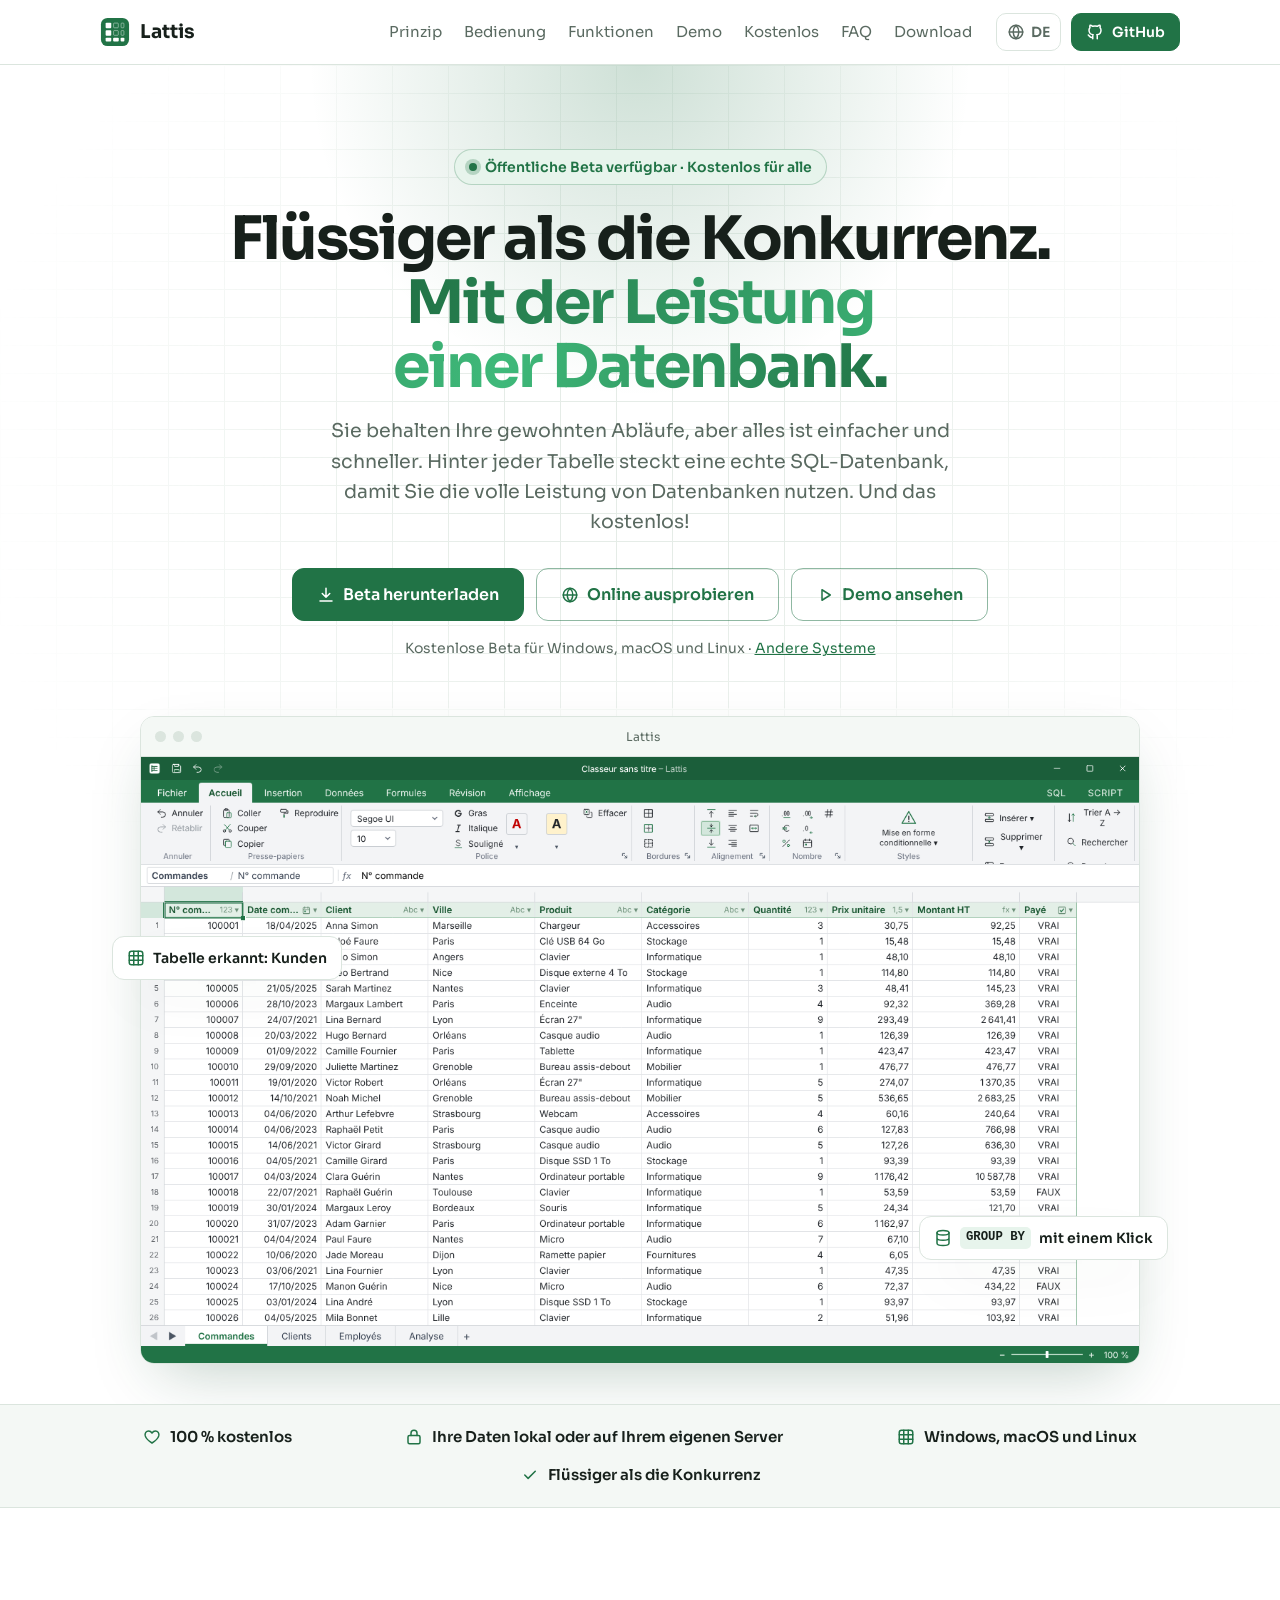
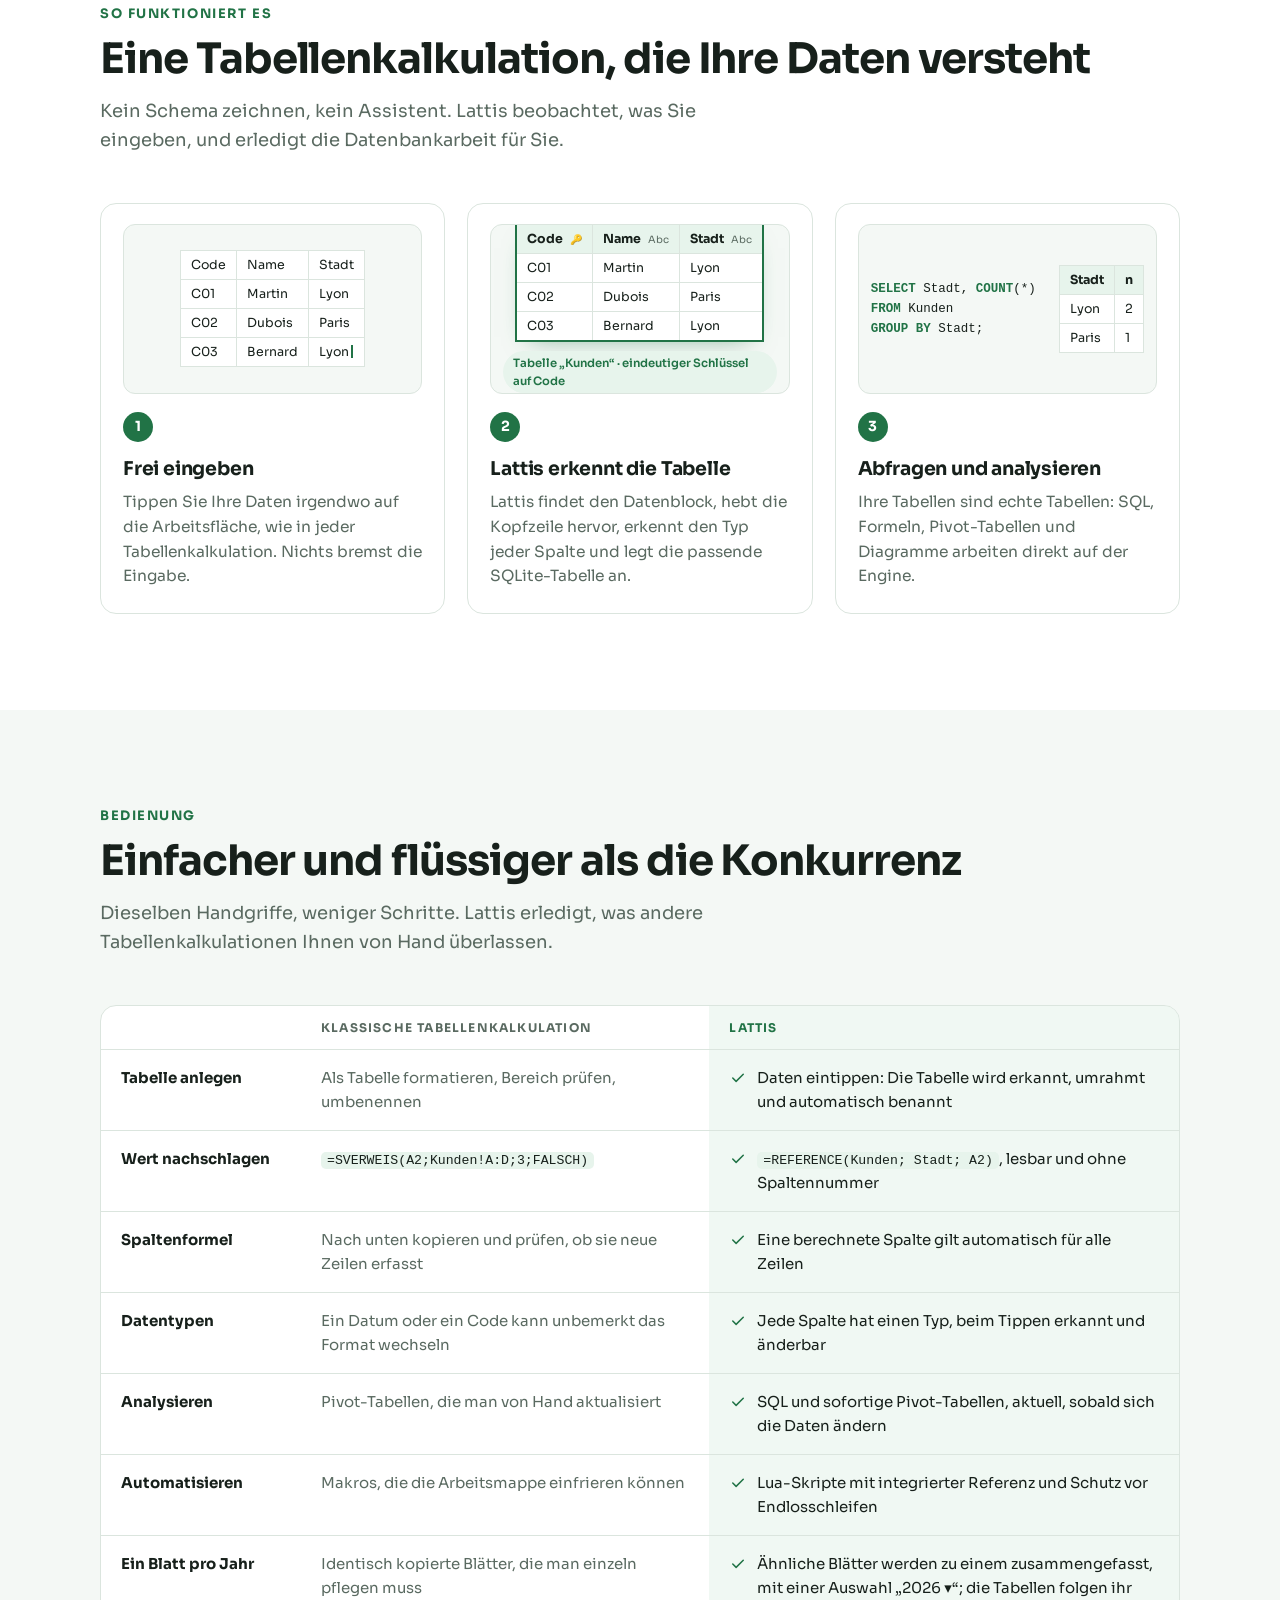
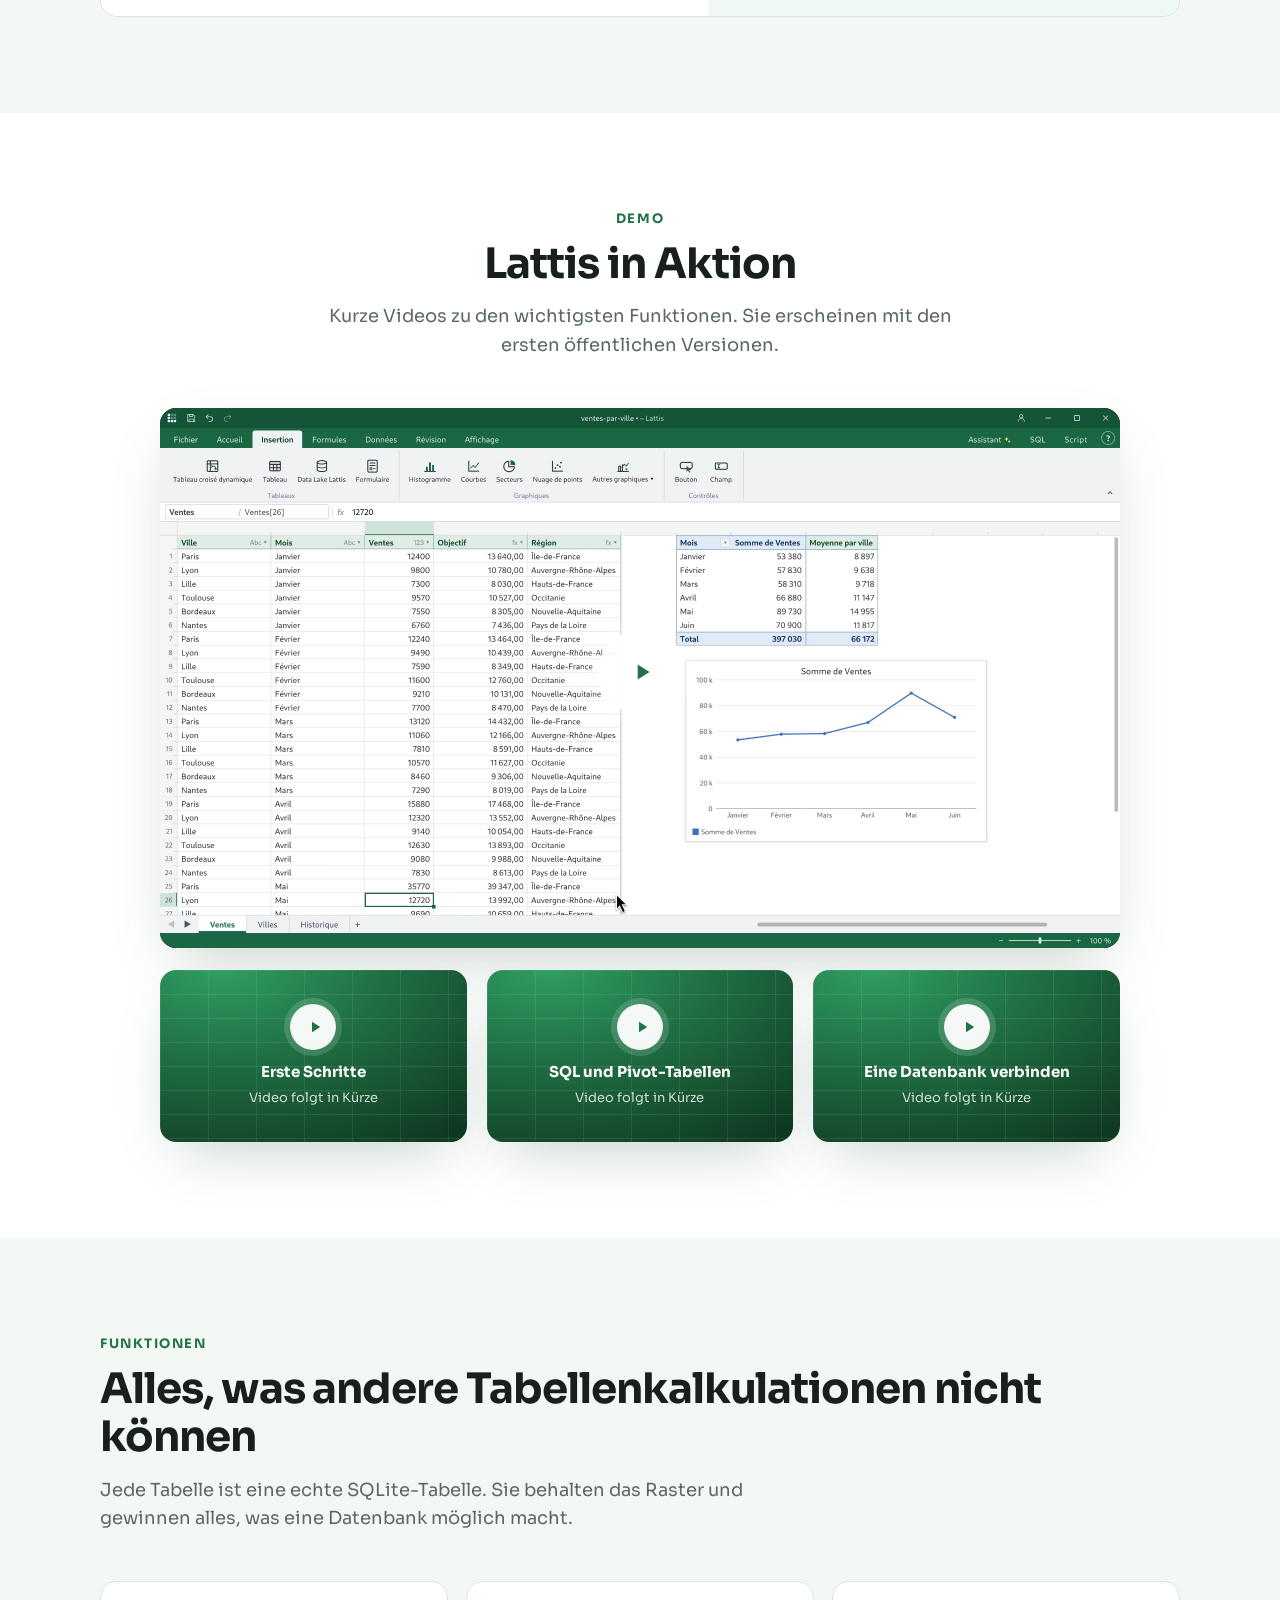
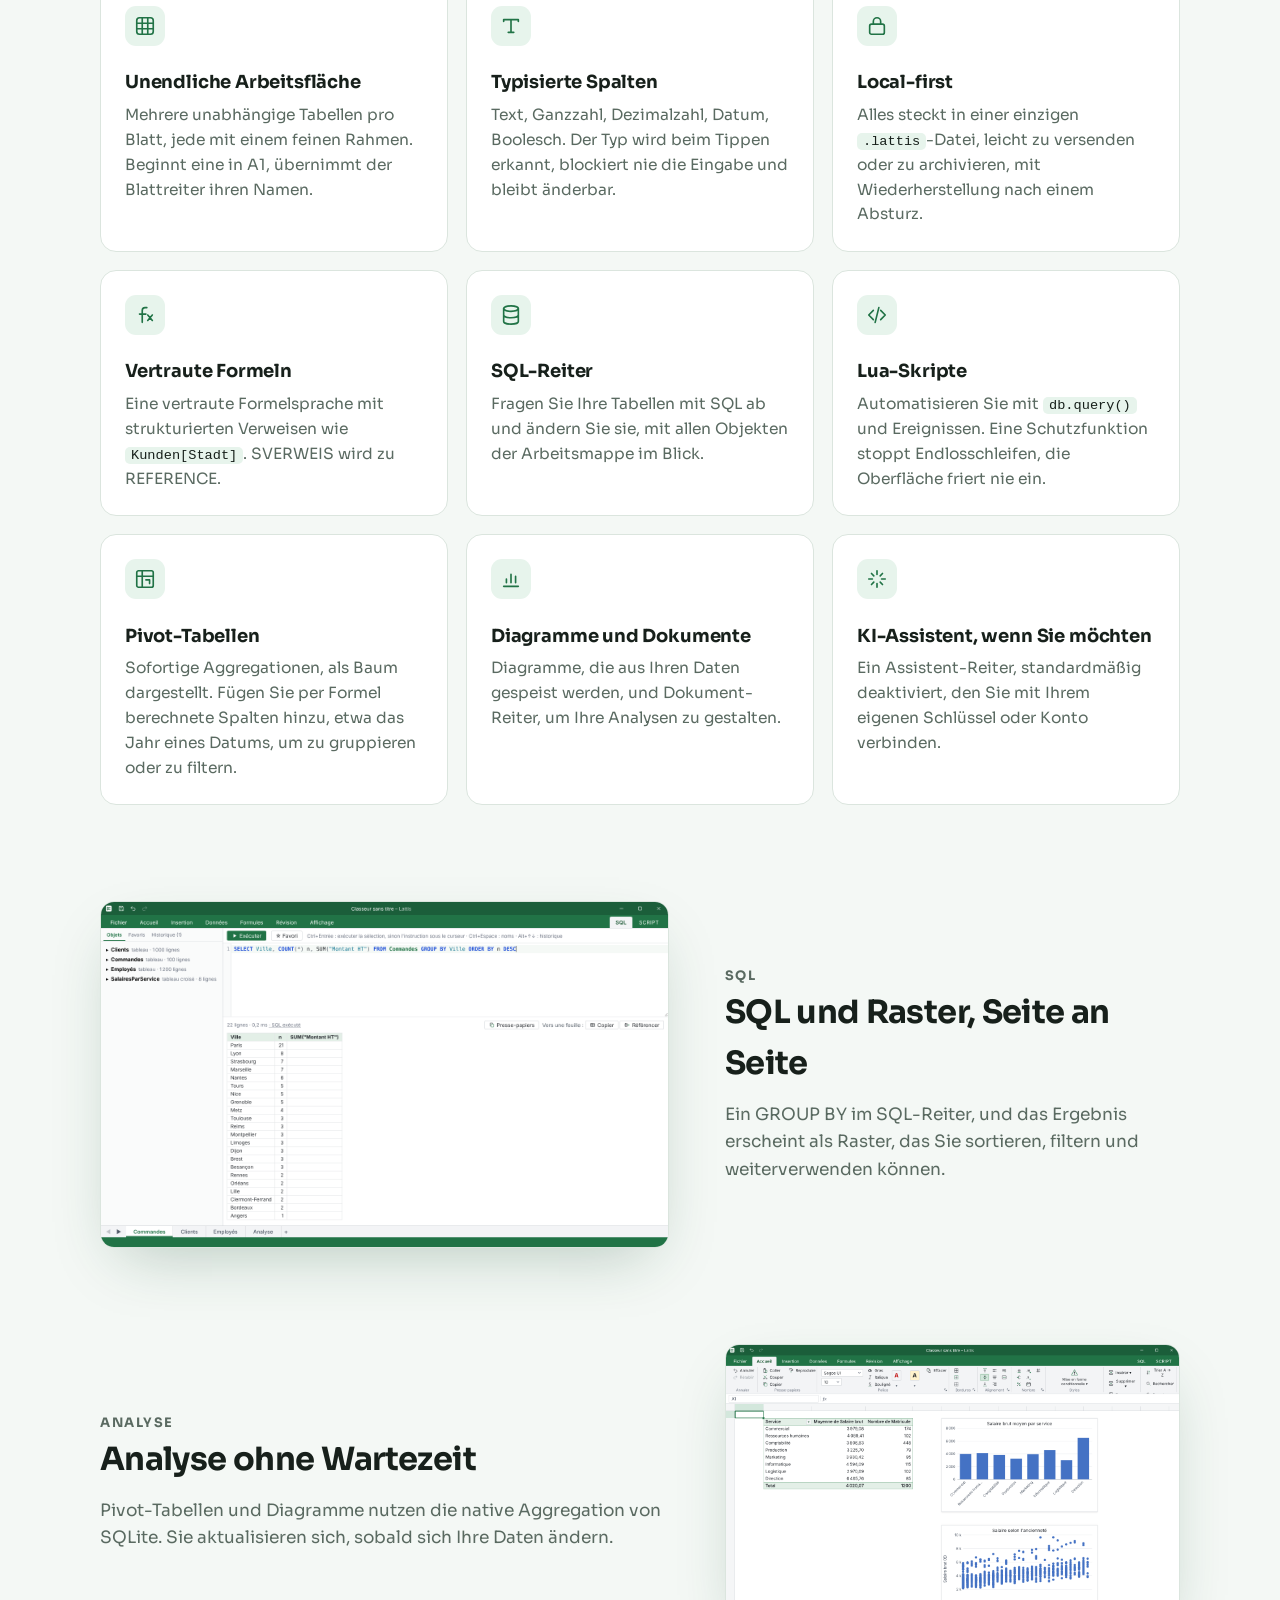
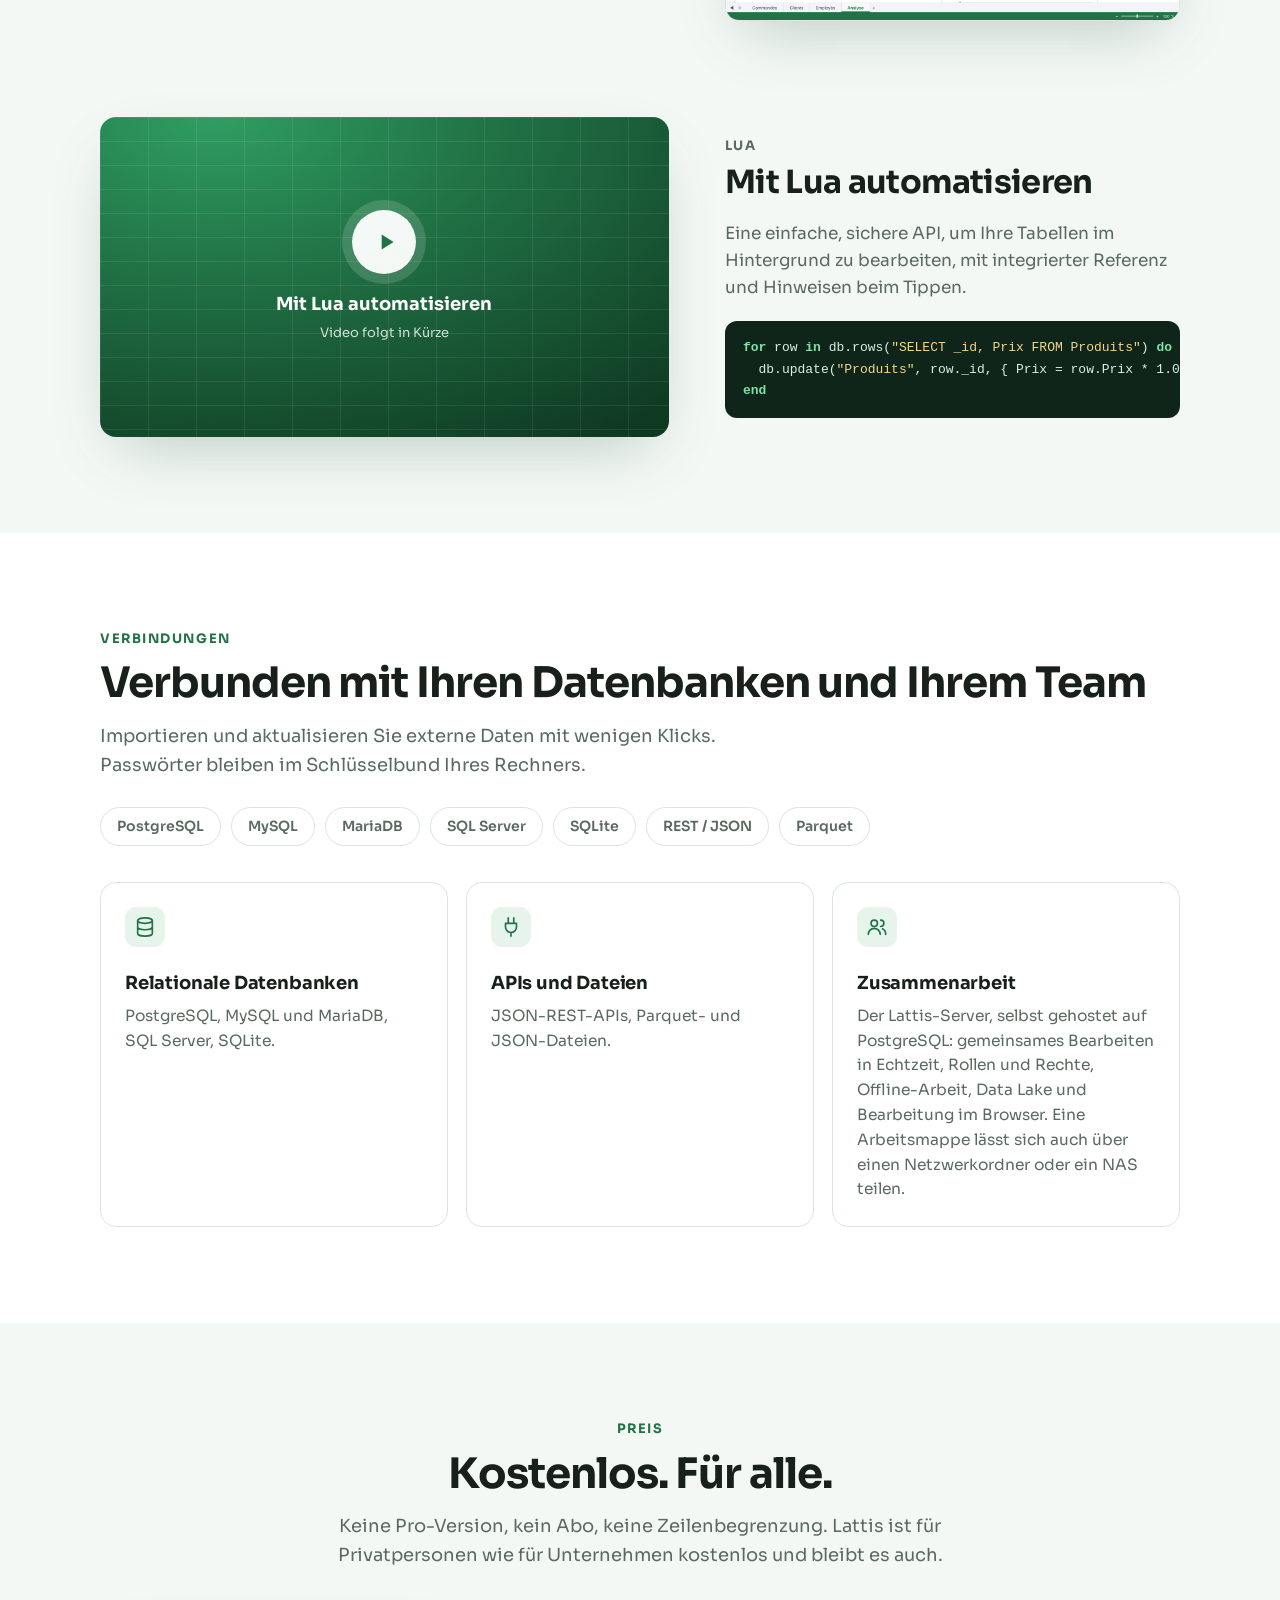
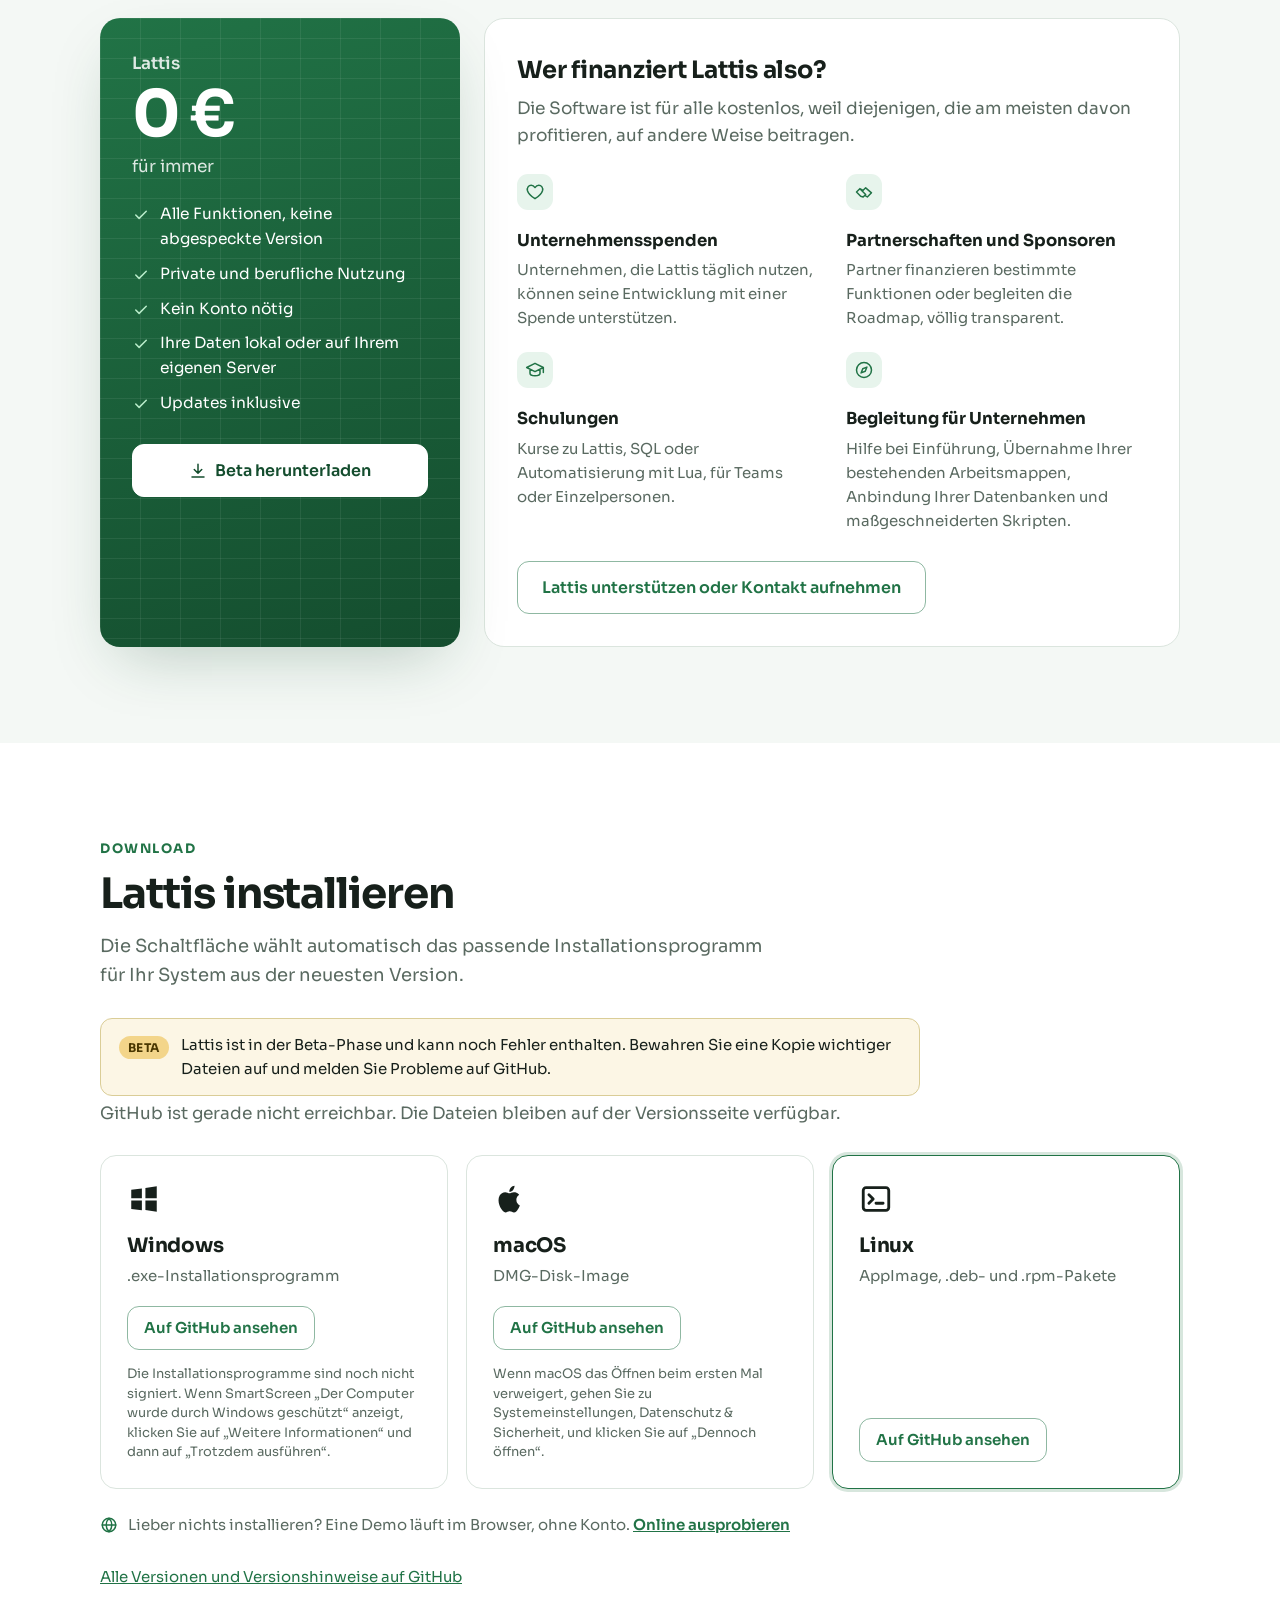
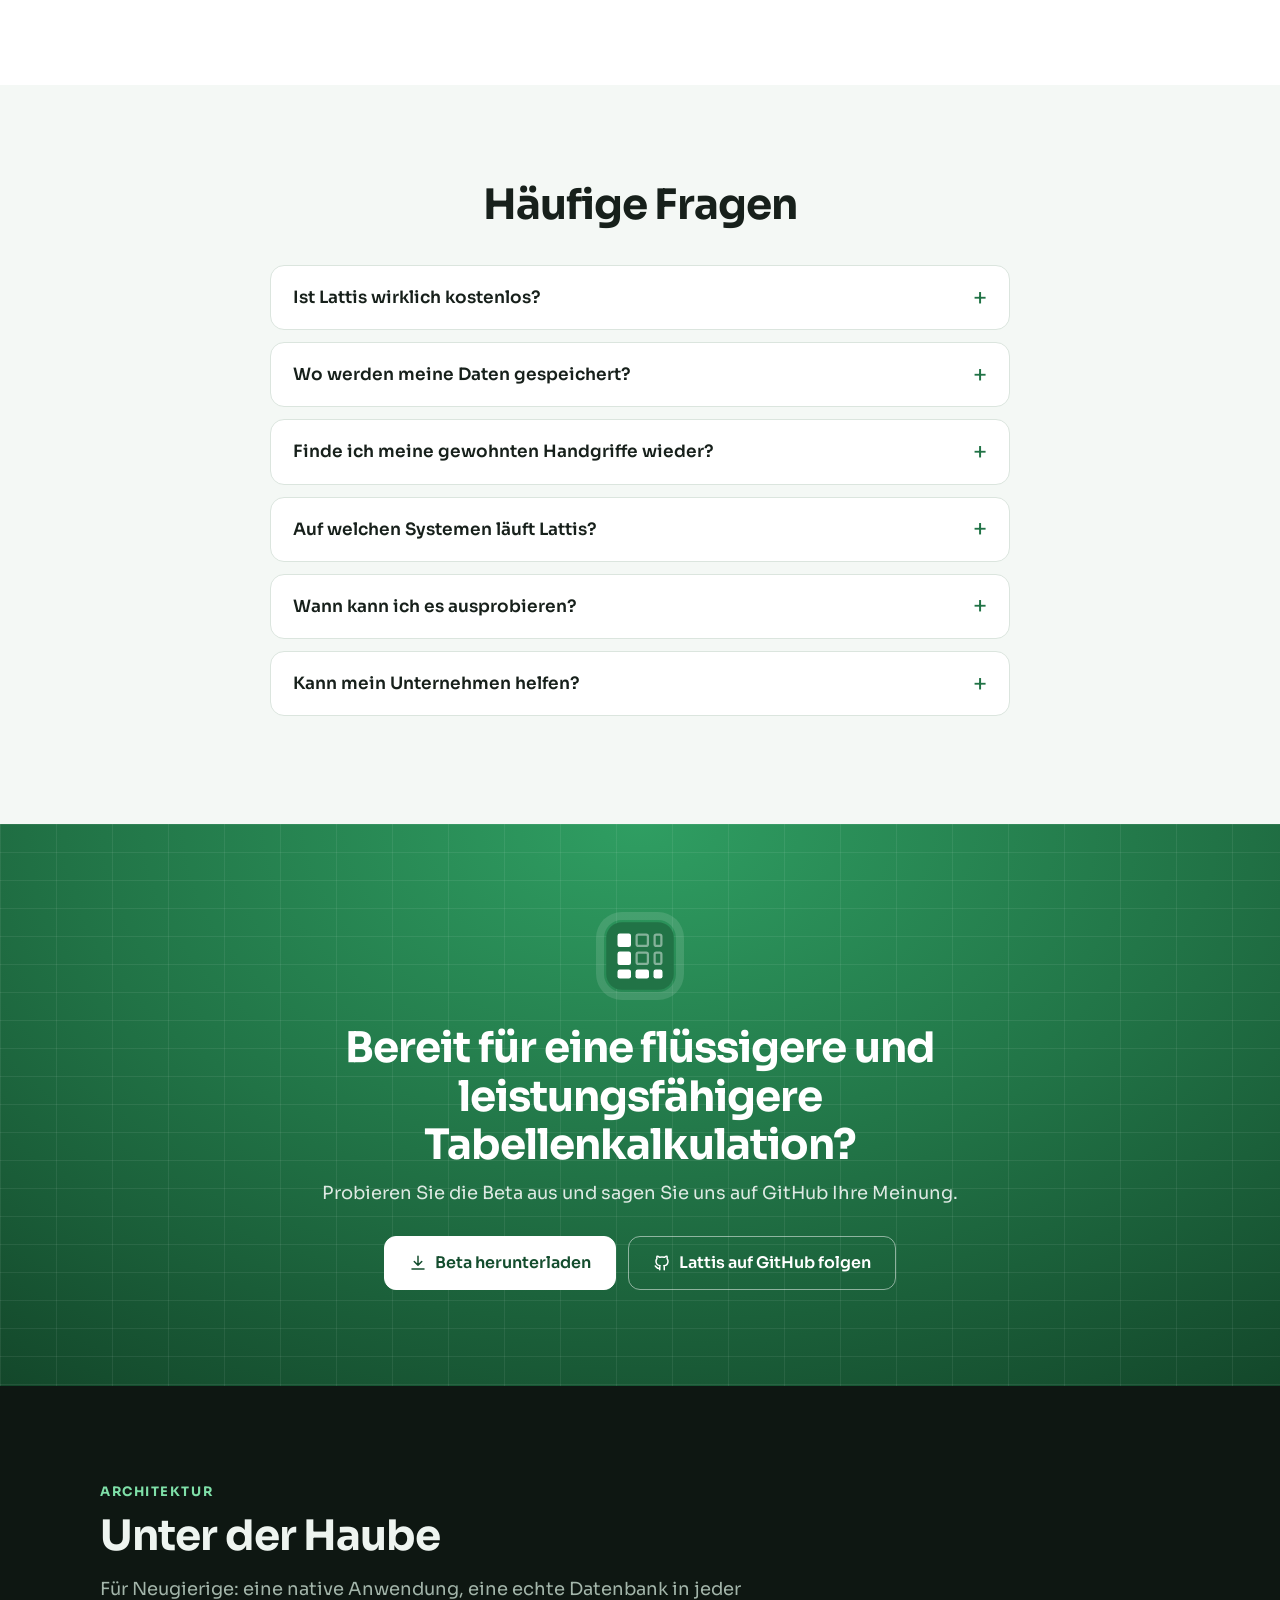
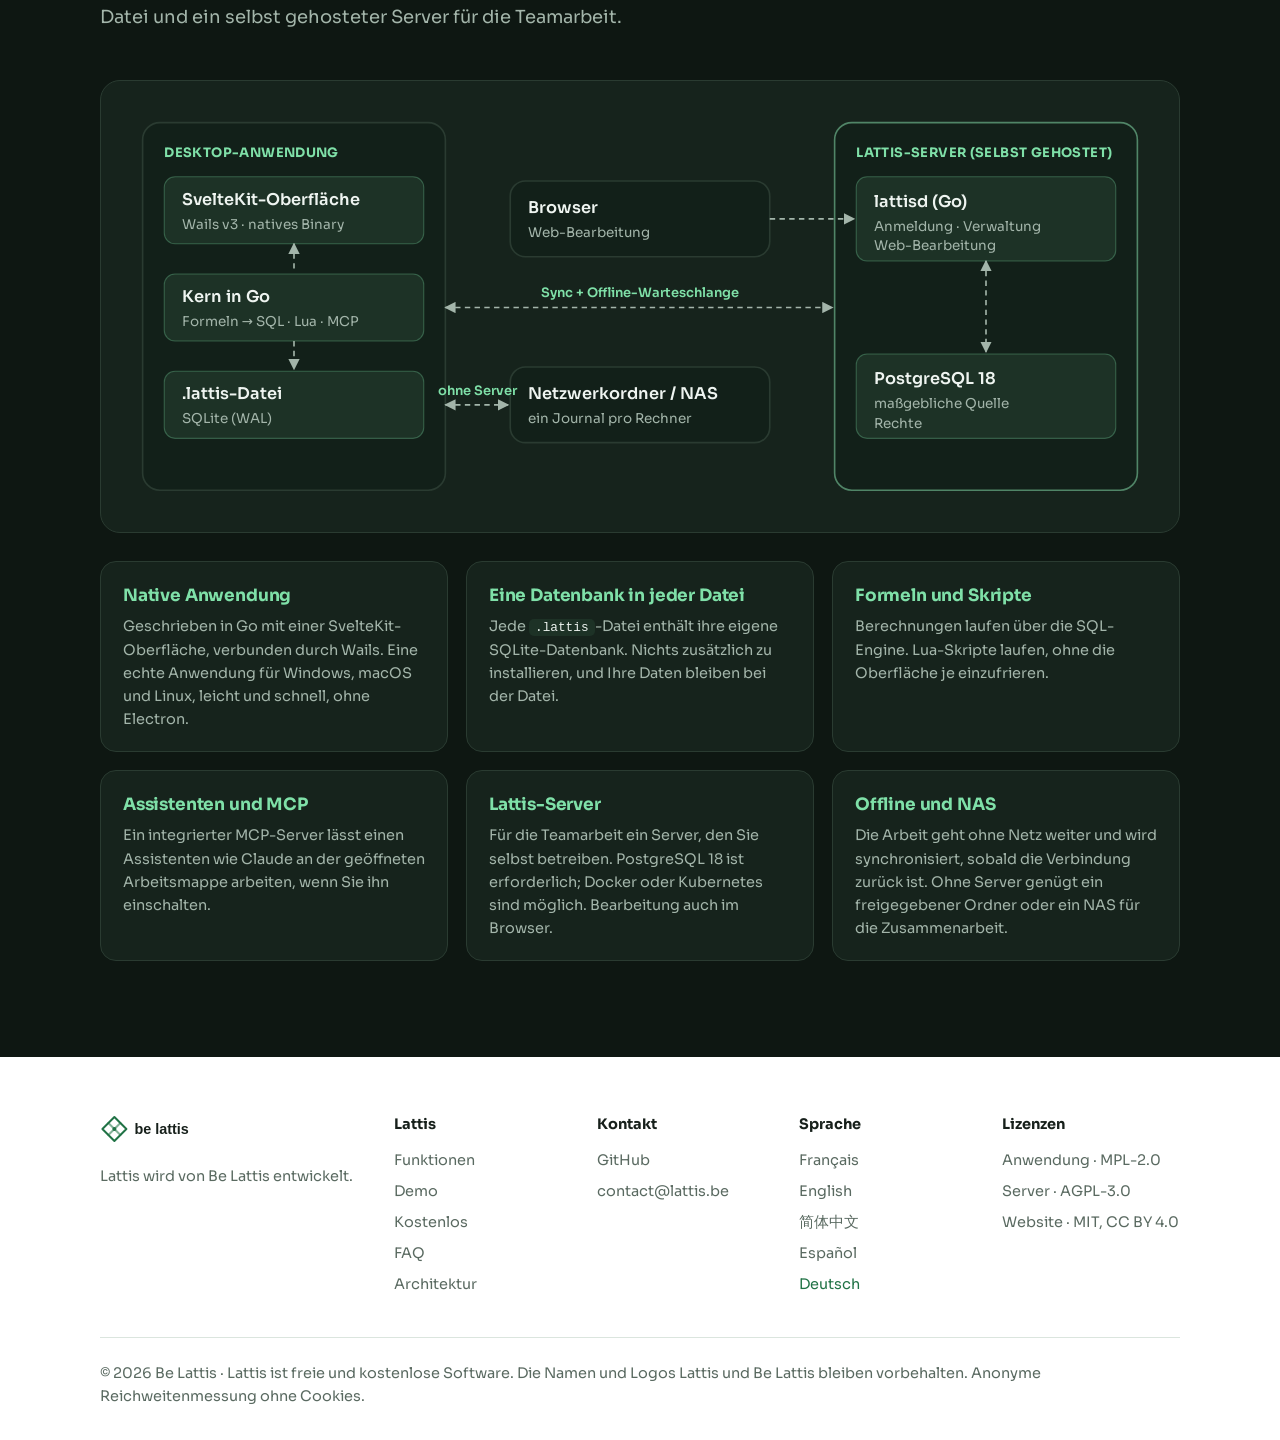
<file: de/index.html>
<!doctype html>
<html lang="de">
<head>
<meta charset="utf-8">
<meta name="viewport" content="width=device-width,initial-scale=1">
<title>Lattis, die kostenlose und flüssige Tabellenkalkulation mit der Leistung einer Datenbank</title>
<meta name="description" content="Lattis ist eine kostenlose Desktop-Tabellenkalkulation, flüssiger als die Konkurrenz, die alles mitbringt, was eine Datenbank kann: SQL, sofortige Pivot-Tabellen, Verbindungen zu Ihren Datenbanken, Zusammenarbeit und Lua-Skripte.">
<link rel="canonical" href="https://www.lattis.be/de/">
<link rel="alternate" hreflang="fr" href="https://www.lattis.be/">
<link rel="alternate" hreflang="en" href="https://www.lattis.be/en/">
<link rel="alternate" hreflang="zh" href="https://www.lattis.be/zh/">
<link rel="alternate" hreflang="es" href="https://www.lattis.be/es/">
<link rel="alternate" hreflang="de" href="https://www.lattis.be/de/">
<link rel="alternate" hreflang="x-default" href="https://www.lattis.be/">
<meta property="og:title" content="Lattis, die kostenlose und flüssige Tabellenkalkulation mit der Leistung einer Datenbank">
<meta property="og:description" content="Lattis ist eine kostenlose Desktop-Tabellenkalkulation, flüssiger als die Konkurrenz, die alles mitbringt, was eine Datenbank kann: SQL, sofortige Pivot-Tabellen, Verbindungen zu Ihren Datenbanken, Zusammenarbeit und Lua-Skripte.">
<meta property="og:image" content="https://www.lattis.be/assets/11-demo-ouverture.png">
<meta property="og:locale" content="de_DE">
<meta name="theme-color" content="#217346">
<link rel="icon" type="image/svg+xml" href="../favicon.svg">
<link rel="preconnect" href="https://fonts.googleapis.com"><link rel="preconnect" href="https://fonts.gstatic.com" crossorigin>
<link rel="stylesheet" href="https://fonts.googleapis.com/css2?family=Sora:wght@400;500;600;700&display=swap">
<link rel="stylesheet" href="../style.css">
<script defer src="https://umami.triboulin.fr/script.js" data-website-id="b6e283b5-1533-4292-bc06-e1d77cc3cb3a"></script>

</head>
<body>
<svg width="0" height="0" style="position:absolute" aria-hidden="true">
<symbol id="i-grid" viewBox="0 0 24 24"><rect x="3" y="3" width="18" height="18" rx="3"/><path d="M3 9h18M3 15h18M9 3v18M15 3v18"/></symbol>
<symbol id="i-type" viewBox="0 0 24 24"><path d="M4 7V5h16v2M9 19h6M12 5v14"/></symbol>
<symbol id="i-lock" viewBox="0 0 24 24"><rect x="4" y="10" width="16" height="11" rx="2"/><path d="M8 10V7a4 4 0 0 1 8 0v3"/></symbol>
<symbol id="i-fx" viewBox="0 0 24 24"><path d="M14 4h-2a3 3 0 0 0-3 3v13M6 11h7M15 12l5 6M20 12l-5 6"/></symbol>
<symbol id="i-db" viewBox="0 0 24 24"><ellipse cx="12" cy="5" rx="8" ry="3"/><path d="M4 5v14c0 1.7 3.6 3 8 3s8-1.3 8-3V5M4 12c0 1.7 3.6 3 8 3s8-1.3 8-3"/></symbol>
<symbol id="i-code" viewBox="0 0 24 24"><path d="m8 7-5 5 5 5M16 7l5 5-5 5M14 4l-4 16"/></symbol>
<symbol id="i-pivot" viewBox="0 0 24 24"><rect x="3" y="3" width="18" height="18" rx="2"/><path d="M3 9h18M9 3v18M13 13h4v4"/></symbol>
<symbol id="i-chart" viewBox="0 0 24 24"><path d="M4 20h16M7 16v-4M12 16V7M17 16v-7"/></symbol>
<symbol id="i-spark" viewBox="0 0 24 24"><path d="M12 3v4M12 17v4M3 12h4M17 12h4M6 6l2.5 2.5M15.5 15.5 18 18M6 18l2.5-2.5M15.5 8.5 18 6"/></symbol>
<symbol id="i-plug" viewBox="0 0 24 24"><path d="M9 2v6M15 2v6M6 8h12v4a6 6 0 0 1-12 0zM12 18v4"/></symbol>
<symbol id="i-cloud" viewBox="0 0 24 24"><path d="M7 18a5 5 0 1 1 1-9.9A6 6 0 0 1 19.5 10 4 4 0 0 1 18 18z"/></symbol>
<symbol id="i-users" viewBox="0 0 24 24"><circle cx="9" cy="8" r="3.5"/><path d="M2.5 20a6.5 6.5 0 0 1 13 0M16 4.5a3.5 3.5 0 0 1 0 7M18 14a6.5 6.5 0 0 1 3.5 6"/></symbol>
<symbol id="i-heart" viewBox="0 0 24 24"><path d="M12 20s-7.5-4.6-9-9.5C2 6.9 4.3 4 7.5 4c2 0 3.5 1.2 4.5 2.7C13 5.2 14.5 4 16.5 4 19.7 4 22 6.9 21 10.5 19.5 15.4 12 20 12 20z"/></symbol>
<symbol id="i-hand" viewBox="0 0 24 24"><path d="M3 12l4-4 4 2 3-3 7 6-5 5-3-2-2 2-3-1zM7 8l7 7"/></symbol>
<symbol id="i-cap" viewBox="0 0 24 24"><path d="M2 9l10-5 10 5-10 5zM6 11v5c0 1.7 2.7 3 6 3s6-1.3 6-3v-5M22 9v6"/></symbol>
<symbol id="i-compass" viewBox="0 0 24 24"><circle cx="12" cy="12" r="9"/><path d="m15.5 8.5-2 5-5 2 2-5z"/></symbol>
<symbol id="i-check" viewBox="0 0 24 24"><path d="m5 12 4.5 4.5L19 7"/></symbol>
<symbol id="i-play" viewBox="0 0 24 24"><path d="M8 5v14l11-7z"/></symbol>
<symbol id="i-down" viewBox="0 0 24 24"><path d="M12 3v12M7 10l5 5 5-5M4 20h16"/></symbol>
<symbol id="i-win" viewBox="0 0 24 24"><path d="M3 5.5 10.5 4.5v7H3zM13 4.2 21 3v8.5h-8zM3 13h7.5v7L3 19zM13 13h8v8l-8-1.2z"/></symbol>
<symbol id="i-apple" viewBox="0 0 24 24"><path d="M16.5 12.6c0-2.4 2-3.5 2-3.6-1.1-1.6-2.8-1.8-3.4-1.8-1.4-.2-2.8.8-3.5.8s-1.8-.8-3-.8C7 7.2 5.5 8.1 4.7 9.6c-1.7 2.9-.4 7.2 1.2 9.5.8 1.1 1.7 2.4 2.9 2.4 1.2 0 1.6-.8 3-.8s1.8.8 3 .8c1.3 0 2.1-1.2 2.8-2.3.9-1.3 1.3-2.6 1.3-2.7 0 0-2.4-.9-2.4-3.9zM14.2 5.6c.6-.8 1.1-1.9 1-3-.9 0-2.1.6-2.7 1.4-.6.7-1.1 1.8-1 2.9 1 .1 2.1-.5 2.7-1.3z"/></symbol>
<symbol id="i-linux" viewBox="0 0 24 24"><rect x="3" y="4" width="18" height="16" rx="2"/><path d="m7 9 3 3-3 3M12 15h5"/></symbol>
<symbol id="i-globe" viewBox="0 0 24 24"><circle cx="12" cy="12" r="9"/><path d="M3 12h18M12 3c2.5 2.5 3.8 5.5 3.8 9s-1.3 6.5-3.8 9c-2.5-2.5-3.8-5.5-3.8-9S9.5 5.5 12 3z"/></symbol>
<symbol id="i-gh" viewBox="0 0 24 24"><path d="M9 19c-4.3 1.4-4.3-2.5-6-3m12 5v-3.5c0-1 .1-1.4-.5-2 2.8-.3 5.5-1.4 5.5-6a4.6 4.6 0 0 0-1.3-3.2 4.2 4.2 0 0 0-.1-3.2s-1.1-.3-3.5 1.3a12.3 12.3 0 0 0-6.2 0C6.5 2.8 5.4 3.1 5.4 3.1a4.2 4.2 0 0 0-.1 3.2A4.6 4.6 0 0 0 4 9.5c0 4.6 2.7 5.7 5.5 6-.6.6-.6 1.2-.5 2V21"/></symbol>
</svg>

<header class="top"><div class="w">
<a class="brand" href="../de/"><img src="../assets/lattis-icone.svg" alt="" width="30" height="30">Lattis</a>
<nav class="nav">
<a href="#comment">Prinzip</a><a href="#ergonomie">Bedienung</a><a href="#fonctions">Funktionen</a><a href="#demo">Demo</a><a href="#gratuit">Kostenlos</a><a href="#faq">FAQ</a><a href="#telecharger">Download</a>
</nav>
<div class="tools">
<details class="lang"><summary aria-label="Sprache"><svg class="ico"><use href="#i-globe"/></svg><span>DE</span></summary>
<div class="menu"><a href="../" hreflang="fr" lang="fr" data-lang="fr">Français</a><a href="../en/" hreflang="en" lang="en" data-lang="en">English</a><a href="../zh/" hreflang="zh" lang="zh" data-lang="zh">简体中文</a><a href="../es/" hreflang="es" lang="es" data-lang="es">Español</a><a href="../de/" hreflang="de" lang="de" data-lang="de" aria-current="true">Deutsch</a></div></details>
<a class="btn sm" href="https://github.com/Be-Lattis/lattis-app"><svg class="ico"><use href="#i-gh"/></svg><span>GitHub</span></a>
</div>
</div></header>

<main>
<section class="hero">
<div class="bg-grid" aria-hidden="true"></div>
<div class="w">
<span class="badge"><span class="dot"></span>Öffentliche Beta verfügbar · Kostenlos für alle</span>
<h1>Flüssiger als die Konkurrenz.<br><span class="accent">Mit der Leistung<br class="hbr">einer Datenbank.</span></h1>
<p class="sub">Sie behalten Ihre gewohnten Abläufe, aber alles ist einfacher und schneller. Hinter jeder Tabelle steckt eine echte SQL-Datenbank, damit Sie die volle Leistung von Datenbanken nutzen. Und das kostenlos!</p>
<div class="ctas">
<a class="btn" id="dl-hero" href="#telecharger"><svg class="ico"><use href="#i-down"/></svg><span>Beta herunterladen</span></a>
<a class="btn ghost" href="https://main.lattis.be/demo/"><svg class="ico"><use href="#i-globe"/></svg>Online ausprobieren</a>
<a class="btn ghost" href="#demo"><svg class="ico"><use href="#i-play"/></svg>Demo ansehen</a>
</div>
<p class="dlnote" id="dl-note">Kostenlose Beta für Windows, macOS und Linux · <a href="#telecharger">Andere Systeme</a></p>
<div class="stage">
<div class="window">
<div class="bar"><i></i><i></i><i></i><span>Lattis</span></div>
<img src="../assets/11-demo-ouverture.png" alt="Screenshot von Lattis: mehrere Tabellen auf einem Blatt" width="1440" height="860">
</div>
<div class="chip c1"><svg class="ico"><use href="#i-grid"/></svg>Tabelle erkannt: Kunden</div>
<div class="chip c2"><svg class="ico"><use href="#i-db"/></svg><code>GROUP BY</code> mit einem Klick</div>
</div>
</div>
</section>

<div class="strip"><div class="w">
<span><svg class="ico"><use href="#i-heart"/></svg>100 % kostenlos</span>
<span><svg class="ico"><use href="#i-lock"/></svg>Ihre Daten lokal oder auf Ihrem eigenen Server</span>
<span><svg class="ico"><use href="#i-grid"/></svg>Windows, macOS und Linux</span>
<span><svg class="ico"><use href="#i-check"/></svg>Flüssiger als die Konkurrenz</span>
</div></div>

<section id="comment"><div class="w">
<p class="kicker">So funktioniert es</p>
<h2>Eine Tabellenkalkulation, die Ihre Daten versteht</h2>
<p class="lead">Kein Schema zeichnen, kein Assistent. Lattis beobachtet, was Sie eingeben, und erledigt die Datenbankarbeit für Sie.</p>
<div class="steps">
<div class="step">
<div class="ill">
<table class="mini"><tr><td>Code</td><td>Name</td><td>Stadt</td></tr><tr><td>C01</td><td>Martin</td><td>Lyon</td></tr><tr><td>C02</td><td>Dubois</td><td>Paris</td></tr><tr><td>C03</td><td>Bernard</td><td>Lyon<span class="caret"></span></td></tr></table>
</div>
<span class="num">1</span><h3>Frei eingeben</h3><p>Tippen Sie Ihre Daten irgendwo auf die Arbeitsfläche, wie in jeder Tabellenkalkulation. Nichts bremst die Eingabe.</p>
</div>
<div class="step">
<div class="ill">
<table class="mini on"><tr><th>Code <small>🔑</small></th><th>Name <small>Abc</small></th><th>Stadt <small>Abc</small></th></tr><tr><td>C01</td><td>Martin</td><td>Lyon</td></tr><tr><td>C02</td><td>Dubois</td><td>Paris</td></tr><tr><td>C03</td><td>Bernard</td><td>Lyon</td></tr></table>
<span class="tag">Tabelle „Kunden“ · eindeutiger Schlüssel auf Code</span>
</div>
<span class="num">2</span><h3>Lattis erkennt die Tabelle</h3><p>Lattis findet den Datenblock, hebt die Kopfzeile hervor, erkennt den Typ jeder Spalte und legt die passende SQLite-Tabelle an.</p>
</div>
<div class="step">
<div class="ill code">
<pre><b>SELECT</b> Stadt, <b>COUNT</b>(*)
<b>FROM</b> Kunden
<b>GROUP BY</b> Stadt;</pre>
<table class="mini res"><tr><th>Stadt</th><th>n</th></tr><tr><td>Lyon</td><td>2</td></tr><tr><td>Paris</td><td>1</td></tr></table>
</div>
<span class="num">3</span><h3>Abfragen und analysieren</h3><p>Ihre Tabellen sind echte Tabellen: SQL, Formeln, Pivot-Tabellen und Diagramme arbeiten direkt auf der Engine.</p>
</div>
</div>
</div></section>

<section class="alt" id="ergonomie"><div class="w">
<p class="kicker">Bedienung</p>
<h2>Einfacher und flüssiger als die Konkurrenz</h2>
<p class="lead">Dieselben Handgriffe, weniger Schritte. Lattis erledigt, was andere Tabellenkalkulationen Ihnen von Hand überlassen.</p>
<div class="ergo">
<div class="erow head"><span></span><span class="ex">Klassische Tabellenkalkulation</span><span class="el">Lattis</span></div>
<div class="erow"><span class="ek">Tabelle anlegen</span><span class="ex" data-l="Klassische Tabellenkalkulation">Als Tabelle formatieren, Bereich prüfen, umbenennen</span><span class="el"><svg class="ico"><use href="#i-check"/></svg><span>Daten eintippen: Die Tabelle wird erkannt, umrahmt und automatisch benannt</span></span></div>
<div class="erow"><span class="ek">Wert nachschlagen</span><span class="ex" data-l="Klassische Tabellenkalkulation"><code>=SVERWEIS(A2;Kunden!A:D;3;FALSCH)</code></span><span class="el"><svg class="ico"><use href="#i-check"/></svg><span><code>=REFERENCE(Kunden; Stadt; A2)</code>, lesbar und ohne Spaltennummer</span></span></div>
<div class="erow"><span class="ek">Spaltenformel</span><span class="ex" data-l="Klassische Tabellenkalkulation">Nach unten kopieren und prüfen, ob sie neue Zeilen erfasst</span><span class="el"><svg class="ico"><use href="#i-check"/></svg><span>Eine berechnete Spalte gilt automatisch für alle Zeilen</span></span></div>
<div class="erow"><span class="ek">Datentypen</span><span class="ex" data-l="Klassische Tabellenkalkulation">Ein Datum oder ein Code kann unbemerkt das Format wechseln</span><span class="el"><svg class="ico"><use href="#i-check"/></svg><span>Jede Spalte hat einen Typ, beim Tippen erkannt und änderbar</span></span></div>
<div class="erow"><span class="ek">Analysieren</span><span class="ex" data-l="Klassische Tabellenkalkulation">Pivot-Tabellen, die man von Hand aktualisiert</span><span class="el"><svg class="ico"><use href="#i-check"/></svg><span>SQL und sofortige Pivot-Tabellen, aktuell, sobald sich die Daten ändern</span></span></div>
<div class="erow"><span class="ek">Automatisieren</span><span class="ex" data-l="Klassische Tabellenkalkulation">Makros, die die Arbeitsmappe einfrieren können</span><span class="el"><svg class="ico"><use href="#i-check"/></svg><span>Lua-Skripte mit integrierter Referenz und Schutz vor Endlosschleifen</span></span></div>
<div class="erow"><span class="ek">Ein Blatt pro Jahr</span><span class="ex" data-l="Klassische Tabellenkalkulation">Identisch kopierte Blätter, die man einzeln pflegen muss</span><span class="el"><svg class="ico"><use href="#i-check"/></svg><span>Ähnliche Blätter werden zu einem zusammengefasst, mit einer Auswahl „2026 ▾“; die Tabellen folgen ihr</span></span></div>
</div>
</div></section>

<section id="demo"><div class="w">
<p class="kicker">Demo</p>
<h2>Lattis in Aktion</h2>
<p class="lead">Kurze Videos zu den wichtigsten Funktionen. Sie erscheinen mit den ersten öffentlichen Versionen.</p>
<div class="video main has-video yt" data-yt="8Ql5Kieguu8">
<a class="ytbtn" href="https://youtu.be/8Ql5Kieguu8" aria-label="Lattis in 2 Minuten (YouTube)">
<img src="../assets/video/en/poster.jpg" alt="" loading="lazy" width="1280" height="720">
<span class="play"><svg><use href="#i-play"/></svg></span>
</a>
</div>
<div class="vids">
<div class="video" role="img" aria-label="Erste Schritte (Video folgt in Kürze)"><div class="vgrid" aria-hidden="true"></div><span class="play"><svg><use href="#i-play"/></svg></span><strong>Erste Schritte</strong><em>Video folgt in Kürze</em></div>
<div class="video" role="img" aria-label="SQL und Pivot-Tabellen (Video folgt in Kürze)"><div class="vgrid" aria-hidden="true"></div><span class="play"><svg><use href="#i-play"/></svg></span><strong>SQL und Pivot-Tabellen</strong><em>Video folgt in Kürze</em></div>
<div class="video" role="img" aria-label="Eine Datenbank verbinden (Video folgt in Kürze)"><div class="vgrid" aria-hidden="true"></div><span class="play"><svg><use href="#i-play"/></svg></span><strong>Eine Datenbank verbinden</strong><em>Video folgt in Kürze</em></div>
</div>
</div></section>

<section class="alt" id="fonctions"><div class="w">
<p class="kicker">Funktionen</p>
<h2>Alles, was andere Tabellenkalkulationen nicht können</h2>
<p class="lead">Jede Tabelle ist eine echte SQLite-Tabelle. Sie behalten das Raster und gewinnen alles, was eine Datenbank möglich macht.</p>
<div class="feats">
<div class="feat"><svg class="fi"><use href="#i-grid"/></svg><h3>Unendliche Arbeitsfläche</h3><p>Mehrere unabhängige Tabellen pro Blatt, jede mit einem feinen Rahmen. Beginnt eine in A1, übernimmt der Blattreiter ihren Namen.</p></div>
<div class="feat"><svg class="fi"><use href="#i-type"/></svg><h3>Typisierte Spalten</h3><p>Text, Ganzzahl, Dezimalzahl, Datum, Boolesch. Der Typ wird beim Tippen erkannt, blockiert nie die Eingabe und bleibt änderbar.</p></div>
<div class="feat"><svg class="fi"><use href="#i-lock"/></svg><h3>Local-first</h3><p>Alles steckt in einer einzigen <code>.lattis</code>-Datei, leicht zu versenden oder zu archivieren, mit Wiederherstellung nach einem Absturz.</p></div>
<div class="feat"><svg class="fi"><use href="#i-fx"/></svg><h3>Vertraute Formeln</h3><p>Eine vertraute Formelsprache mit strukturierten Verweisen wie <code>Kunden[Stadt]</code>. SVERWEIS wird zu REFERENCE.</p></div>
<div class="feat"><svg class="fi"><use href="#i-db"/></svg><h3>SQL-Reiter</h3><p>Fragen Sie Ihre Tabellen mit SQL ab und ändern Sie sie, mit allen Objekten der Arbeitsmappe im Blick.</p></div>
<div class="feat"><svg class="fi"><use href="#i-code"/></svg><h3>Lua-Skripte</h3><p>Automatisieren Sie mit <code>db.query()</code> und Ereignissen. Eine Schutzfunktion stoppt Endlosschleifen, die Oberfläche friert nie ein.</p></div>
<div class="feat"><svg class="fi"><use href="#i-pivot"/></svg><h3>Pivot-Tabellen</h3><p>Sofortige Aggregationen, als Baum dargestellt. Fügen Sie per Formel berechnete Spalten hinzu, etwa das Jahr eines Datums, um zu gruppieren oder zu filtern.</p></div>
<div class="feat"><svg class="fi"><use href="#i-chart"/></svg><h3>Diagramme und Dokumente</h3><p>Diagramme, die aus Ihren Daten gespeist werden, und Dokument-Reiter, um Ihre Analysen zu gestalten.</p></div>
<div class="feat"><svg class="fi"><use href="#i-spark"/></svg><h3>KI-Assistent, wenn Sie möchten</h3><p>Ein Assistent-Reiter, standardmäßig deaktiviert, den Sie mit Ihrem eigenen Schlüssel oder Konto verbinden.</p></div>
</div>

<div class="show">
<div class="shot"><img src="../assets/19-sql-resultat.png" alt="SQL-Reiter von Lattis mit einem Ergebnis als Raster" loading="lazy" width="1440" height="860"></div>
<div><p class="kicker">SQL</p><h3>SQL und Raster, Seite an Seite</h3><p>Ein GROUP BY im SQL-Reiter, und das Ergebnis erscheint als Raster, das Sie sortieren, filtern und weiterverwenden können.</p></div>
</div>
<div class="show rev">
<div class="shot"><img src="../assets/15-analyse.png" alt="Pivot-Tabelle und Diagramm in Lattis" loading="lazy" width="1440" height="860"></div>
<div><p class="kicker">Analyse</p><h3>Analyse ohne Wartezeit</h3><p>Pivot-Tabellen und Diagramme nutzen die native Aggregation von SQLite. Sie aktualisieren sich, sobald sich Ihre Daten ändern.</p></div>
</div>
<div class="show">
<div class="video" role="img" aria-label="Mit Lua automatisieren (Video folgt in Kürze)"><div class="vgrid" aria-hidden="true"></div><span class="play"><svg><use href="#i-play"/></svg></span><strong>Mit Lua automatisieren</strong><em>Video folgt in Kürze</em></div>
<div><p class="kicker">Lua</p><h3>Mit Lua automatisieren</h3><p>Eine einfache, sichere API, um Ihre Tabellen im Hintergrund zu bearbeiten, mit integrierter Referenz und Hinweisen beim Tippen.</p>
<pre class="snippet"><b>for</b> row <b>in</b> db.rows(<i>"SELECT _id, Prix FROM Produits"</i>) <b>do</b>
  db.update(<i>"Produits"</i>, row._id, { Prix = row.Prix * 1.03 })
<b>end</b></pre></div>
</div>
</div></section>

<section id="connexions"><div class="w">
<p class="kicker">Verbindungen</p>
<h2>Verbunden mit Ihren Datenbanken und Ihrem Team</h2>
<p class="lead">Importieren und aktualisieren Sie externe Daten mit wenigen Klicks. Passwörter bleiben im Schlüsselbund Ihres Rechners.</p>
<div class="logos"><span>PostgreSQL</span><span>MySQL</span><span>MariaDB</span><span>SQL Server</span><span>SQLite</span><span>REST / JSON</span><span>Parquet</span></div>
<div class="feats three">
<div class="feat"><svg class="fi"><use href="#i-db"/></svg><h3>Relationale Datenbanken</h3><p>PostgreSQL, MySQL und MariaDB, SQL Server, SQLite.</p></div>
<div class="feat"><svg class="fi"><use href="#i-plug"/></svg><h3>APIs und Dateien</h3><p>JSON-REST-APIs, Parquet- und JSON-Dateien.</p></div>
<div class="feat"><svg class="fi"><use href="#i-users"/></svg><h3>Zusammenarbeit</h3><p>Der Lattis-Server, selbst gehostet auf PostgreSQL: gemeinsames Bearbeiten in Echtzeit, Rollen und Rechte, Offline-Arbeit, Data Lake und Bearbeitung im Browser. Eine Arbeitsmappe lässt sich auch über einen Netzwerkordner oder ein NAS teilen.</p></div>
</div>
</div></section>

<section class="alt" id="gratuit"><div class="w">
<p class="kicker">Preis</p>
<h2>Kostenlos. Für alle.</h2>
<p class="lead">Keine Pro-Version, kein Abo, keine Zeilenbegrenzung. Lattis ist für Privatpersonen wie für Unternehmen kostenlos und bleibt es auch.</p>
<div class="pricing">
<div class="plan">
<p class="pname">Lattis</p>
<p class="amount">0 €</p>
<p class="per">für immer</p>
<ul>
<li><svg class="ico"><use href="#i-check"/></svg>Alle Funktionen, keine abgespeckte Version</li>
<li><svg class="ico"><use href="#i-check"/></svg>Private und berufliche Nutzung</li>
<li><svg class="ico"><use href="#i-check"/></svg>Kein Konto nötig</li>
<li><svg class="ico"><use href="#i-check"/></svg>Ihre Daten lokal oder auf Ihrem eigenen Server</li>
<li><svg class="ico"><use href="#i-check"/></svg>Updates inklusive</li>
</ul>
<a class="btn wide light" href="#telecharger"><svg class="ico"><use href="#i-down"/></svg>Beta herunterladen</a>
</div>
<div class="fund">
<h3>Wer finanziert Lattis also?</h3>
<p class="fsub">Die Software ist für alle kostenlos, weil diejenigen, die am meisten davon profitieren, auf andere Weise beitragen.</p>
<div class="fgrid">
<div><svg class="fi"><use href="#i-heart"/></svg><h4>Unternehmensspenden</h4><p>Unternehmen, die Lattis täglich nutzen, können seine Entwicklung mit einer Spende unterstützen.</p></div>
<div><svg class="fi"><use href="#i-hand"/></svg><h4>Partnerschaften und Sponsoren</h4><p>Partner finanzieren bestimmte Funktionen oder begleiten die Roadmap, völlig transparent.</p></div>
<div><svg class="fi"><use href="#i-cap"/></svg><h4>Schulungen</h4><p>Kurse zu Lattis, SQL oder Automatisierung mit Lua, für Teams oder Einzelpersonen.</p></div>
<div><svg class="fi"><use href="#i-compass"/></svg><h4>Begleitung für Unternehmen</h4><p>Hilfe bei Einführung, Übernahme Ihrer bestehenden Arbeitsmappen, Anbindung Ihrer Datenbanken und maßgeschneiderten Skripten.</p></div>
</div>
<a class="btn ghost" href="mailto:contact@lattis.be?subject=Lattis">Lattis unterstützen oder Kontakt aufnehmen</a>
</div>
</div>
</div></section>

<section id="telecharger"><div class="w">
<p class="kicker">Download</p>
<h2>Lattis installieren</h2>
<p class="lead">Die Schaltfläche wählt automatisch das passende Installationsprogramm für Ihr System aus der neuesten Version.</p>
<div class="betanote"><span class="pill">Beta</span><p>Lattis ist in der Beta-Phase und kann noch Fehler enthalten. Bewahren Sie eine Kopie wichtiger Dateien auf und melden Sie Probleme auf GitHub.</p></div>
<p class="dlstate" id="dl-state">Neueste Version wird gesucht…</p>
<div class="oses">
<div class="os" data-os="windows"><svg class="osi"><use href="#i-win"/></svg><h3>Windows</h3><p>.exe-Installationsprogramm</p><div class="files" data-ext="exe,msix,msi"></div><p class="hint porthint" hidden>Portable Version: nur die ausführbare Datei, ohne Installation, etwa auf einem USB-Stick. .lattis-Dateien öffnen sich nicht per Doppelklick, und es wird keine Verknüpfung im Startmenü angelegt. Benötigt WebView2, das in Windows 11 und aktuellem Windows 10 enthalten ist.</p><p class="hint">Die Installationsprogramme sind noch nicht signiert. Wenn SmartScreen „Der Computer wurde durch Windows geschützt“ anzeigt, klicken Sie auf „Weitere Informationen“ und dann auf „Trotzdem ausführen“.</p></div>
<div class="os" data-os="mac"><svg class="osi"><use href="#i-apple"/></svg><h3>macOS</h3><p>DMG-Disk-Image</p><div class="files" data-ext="dmg,pkg"></div><p class="hint">Wenn macOS das Öffnen beim ersten Mal verweigert, gehen Sie zu Systemeinstellungen, Datenschutz & Sicherheit, und klicken Sie auf „Dennoch öffnen“.</p></div>
<div class="os" data-os="linux"><svg class="osi"><use href="#i-linux"/></svg><h3>Linux</h3><p>AppImage, .deb- und .rpm-Pakete</p><div class="files" data-ext="AppImage,deb,rpm"></div></div>
</div>
<p class="tryline"><svg class="ico"><use href="#i-globe"/></svg><span>Lieber nichts installieren? Eine Demo läuft im Browser, ohne Konto. <a href="https://main.lattis.be/demo/">Online ausprobieren</a></span></p>
<p class="allrel"><a href="https://github.com/Be-Lattis/lattis-app/releases">Alle Versionen und Versionshinweise auf GitHub</a><a id="dl-sums" hidden>SHA-256-Prüfsummen</a></p>
</div></section>

<section class="alt" id="faq"><div class="w narrow">
<h2>Häufige Fragen</h2>
<details><summary>Ist Lattis wirklich kostenlos?</summary><p>Ja. Alle Funktionen sind kostenlos, für private wie berufliche Nutzung, ohne Abo und ohne Pro-Version. Das Projekt finanziert sich über Unternehmensspenden, Partnerschaften, Schulungen und Begleitung.</p></details>
<details><summary>Wo werden meine Daten gespeichert?</summary><p>Auf Ihrem Rechner. Eine Arbeitsmappe ist eine <code>.lattis</code>-Datei mit einer SQLite-Datenbank. Nichts geht an einen Server, außer Sie verbinden selbst eine externe Datenbank oder Ihren eigenen Lattis-Server.</p></details>
<details><summary>Finde ich meine gewohnten Handgriffe wieder?</summary><p>Ja: Menüband, Kontextmenüs, Tastenkürzel, Rückgängig und Wiederholen, vertraute Formeln. SVERWEIS wird sogar automatisch in REFERENCE umgewandelt.</p></details>
<details><summary>Auf welchen Systemen läuft Lattis?</summary><p>Windows, macOS und Linux. Es ist eine native Anwendung in Go mit Wails und SvelteKit, ohne den Ballast von Electron.</p></details>
<details><summary>Wann kann ich es ausprobieren?</summary><p>Ab sofort: Eine erste Beta ist für Windows, macOS und Linux verfügbar. Die Schaltfläche Herunterladen holt automatisch die neueste Version für Ihr System.</p></details>
<details><summary>Kann mein Unternehmen helfen?</summary><p>Gern: mit einer Spende, einer Partnerschaft, einer Schulung für Ihre Teams oder individueller Begleitung. Schreiben Sie uns an contact@lattis.be.</p></details>
</div></section>

<section class="final"><div class="w">
<img src="../assets/lattis-icone.svg" alt="" width="72" height="72">
<h2>Bereit für eine flüssigere und leistungsfähigere Tabellenkalkulation?</h2>
<p>Probieren Sie die Beta aus und sagen Sie uns auf GitHub Ihre Meinung.</p>
<div class="ctas"><a class="btn light" href="#telecharger"><svg class="ico"><use href="#i-down"/></svg>Beta herunterladen</a><a class="btn onvert" href="https://github.com/Be-Lattis/lattis-app"><svg class="ico"><use href="#i-gh"/></svg>Lattis auf GitHub folgen</a></div>
</div></section>
<section class="geek" id="architecture"><div class="w">
<p class="kicker">Architektur</p>
<h2>Unter der Haube</h2>
<p class="lead">Für Neugierige: eine native Anwendung, eine echte Datenbank in jeder Datei und ein selbst gehosteter Server für die Teamarbeit.</p>
<div class="archfig">
<svg viewBox="0 0 960 380" role="img" aria-label="Unter der Haube">
<defs><marker id="ar" viewBox="0 0 10 10" refX="9" refY="5" markerWidth="7" markerHeight="7" orient="auto-start-reverse"><path d="M0 0 10 5 0 10z" class="ah"/></marker></defs>
<rect class="ab" x="20" y="20" width="280" height="340" rx="16"/>
<text class="at" x="40" y="52">Desktop-Anwendung</text>
<rect class="ai" x="40" y="70" width="240" height="62" rx="10"/>
<text class="an" x="56" y="96">SvelteKit-Oberfläche</text><text class="as" x="56" y="118">Wails v3 · natives Binary</text>
<rect class="ai" x="40" y="160" width="240" height="62" rx="10"/>
<text class="an" x="56" y="186">Kern in Go</text><text class="as" x="56" y="208">Formeln → SQL · Lua · MCP</text>
<rect class="ai" x="40" y="250" width="240" height="62" rx="10"/>
<text class="an" x="56" y="276">.lattis-Datei</text><text class="as" x="56" y="298">SQLite (WAL)</text>
<path class="al" d="M160 132v26M160 222v26" marker-end="url(#ar)" marker-start="url(#ar)"/>
<rect class="ab" x="360" y="74" width="240" height="70" rx="14"/>
<text class="an" x="376" y="104">Browser</text><text class="as" x="376" y="126">Web-Bearbeitung</text>
<rect class="ab" x="360" y="246" width="240" height="70" rx="14"/>
<text class="an" x="376" y="276">Netzwerkordner / NAS</text><text class="as" x="376" y="298">ein Journal pro Rechner</text>
<rect class="ab srv" x="660" y="20" width="280" height="340" rx="16"/>
<text class="at" x="680" y="52">Lattis-Server (selbst gehostet)</text>
<rect class="ai" x="680" y="70" width="240" height="78" rx="10"/>
<text class="an" x="696" y="98">lattisd (Go)</text><text class="as" x="696" y="120">Anmeldung · Verwaltung</text><text class="as" x="696" y="138">Web-Bearbeitung</text>
<rect class="ai" x="680" y="234" width="240" height="78" rx="10"/>
<text class="an" x="696" y="262">PostgreSQL 18</text><text class="as" x="696" y="284">maßgebliche Quelle</text><text class="as" x="696" y="302">Rechte</text>
<path class="al" d="M800 148v84" marker-end="url(#ar)" marker-start="url(#ar)"/>
<path class="al" d="M300 281H358" marker-end="url(#ar)" marker-start="url(#ar)"/>
<text class="al2" x="330" y="272" text-anchor="middle">ohne Server</text>
<path class="al" d="M300 191H658" marker-end="url(#ar)" marker-start="url(#ar)"/>
<text class="al2" x="480" y="181" text-anchor="middle">Sync + Offline-Warteschlange</text>
<path class="al" d="M600 109H678" marker-end="url(#ar)"/>
</svg>
</div>
<div class="techs">
<div><h3>Native Anwendung</h3><p>Geschrieben in Go mit einer SvelteKit-Oberfläche, verbunden durch Wails. Eine echte Anwendung für Windows, macOS und Linux, leicht und schnell, ohne Electron.</p></div>
<div><h3>Eine Datenbank in jeder Datei</h3><p>Jede <code>.lattis</code>-Datei enthält ihre eigene SQLite-Datenbank. Nichts zusätzlich zu installieren, und Ihre Daten bleiben bei der Datei.</p></div>
<div><h3>Formeln und Skripte</h3><p>Berechnungen laufen über die SQL-Engine. Lua-Skripte laufen, ohne die Oberfläche je einzufrieren.</p></div>
<div><h3>Assistenten und MCP</h3><p>Ein integrierter MCP-Server lässt einen Assistenten wie Claude an der geöffneten Arbeitsmappe arbeiten, wenn Sie ihn einschalten.</p></div>
<div><h3>Lattis-Server</h3><p>Für die Teamarbeit ein Server, den Sie selbst betreiben. PostgreSQL 18 ist erforderlich; Docker oder Kubernetes sind möglich. Bearbeitung auch im Browser.</p></div>
<div><h3>Offline und NAS</h3><p>Die Arbeit geht ohne Netz weiter und wird synchronisiert, sobald die Verbindung zurück ist. Ohne Server genügt ein freigegebener Ordner oder ein NAS für die Zusammenarbeit.</p></div>
</div>
</div></section>

</main>

<footer><div class="w">
<div class="fbrand">
<img class="light" src="../assets/be-lattis-logo-clair.svg" alt="Be Lattis" height="28"><img class="dark" src="../assets/be-lattis-logo-sombre.svg" alt="Be Lattis" height="28">
<p>Lattis wird von Be Lattis entwickelt.</p>
</div>
<div class="fcols">
<div><strong>Lattis</strong><a href="#fonctions">Funktionen</a><a href="#demo">Demo</a><a href="#gratuit">Kostenlos</a><a href="#faq">FAQ</a><a href="#architecture">Architektur</a></div>
<div><strong>Kontakt</strong><a href="https://github.com/Be-Lattis/lattis-app">GitHub</a><a href="mailto:contact@lattis.be">contact@lattis.be</a></div>
<div><strong>Sprache</strong><a href="../" hreflang="fr" lang="fr" data-lang="fr">Français</a><a href="../en/" hreflang="en" lang="en" data-lang="en">English</a><a href="../zh/" hreflang="zh" lang="zh" data-lang="zh">简体中文</a><a href="../es/" hreflang="es" lang="es" data-lang="es">Español</a><a href="../de/" hreflang="de" lang="de" data-lang="de" aria-current="true">Deutsch</a></div>
<div><strong>Lizenzen</strong><a href="https://github.com/Be-Lattis/lattis-app">Anwendung · MPL-2.0</a><a href="https://github.com/Be-Lattis/lattis-server">Server · AGPL-3.0</a><a href="https://github.com/Be-Lattis/website">Website · MIT, CC BY 4.0</a></div>
</div>
<p class="copy">© 2026 Be Lattis · Lattis ist freie und kostenlose Software. Die Namen und Logos Lattis und Be Lattis bleiben vorbehalten. Anonyme Reichweitenmessung ohne Cookies.</p>
</div></footer>
<script>document.querySelectorAll('[data-lang]').forEach(function(a){a.addEventListener('click',function(){try{localStorage.setItem('lattis-lang',a.dataset.lang)}catch(e){}})});document.addEventListener('click',function(e){var l=document.querySelector('.lang');if(l&&l.open&&!l.contains(e.target))l.open=false});</script>
<script>window.LATTIS_DL={for:"Beta für {os} herunterladen",version:"Version:",soon:"Noch keine Version veröffentlicht. Die erste folgt in Kürze: Folgen Sie dem GitHub-Repository, um benachrichtigt zu werden.",error:"GitHub ist gerade nicht erreichbar. Die Dateien bleiben auf der Versionsseite verfügbar.",none:"Auf GitHub ansehen",beta:"Beta",portable:"Portabel"};</script>
<script src="../download.js" defer></script>
<script>document.querySelectorAll('.yt').forEach(function(v){v.querySelector('a').addEventListener('click',function(e){e.preventDefault();var f=document.createElement('iframe');f.src='https://www.youtube-nocookie.com/embed/'+v.dataset.yt+'?autoplay=1&rel=0&hl=de&cc_lang_pref=de';f.title=this.getAttribute('aria-label');f.allow='autoplay; encrypted-media; picture-in-picture; fullscreen';f.allowFullscreen=true;v.innerHTML='';v.appendChild(f)})});</script>
</body>
</html>
</file>
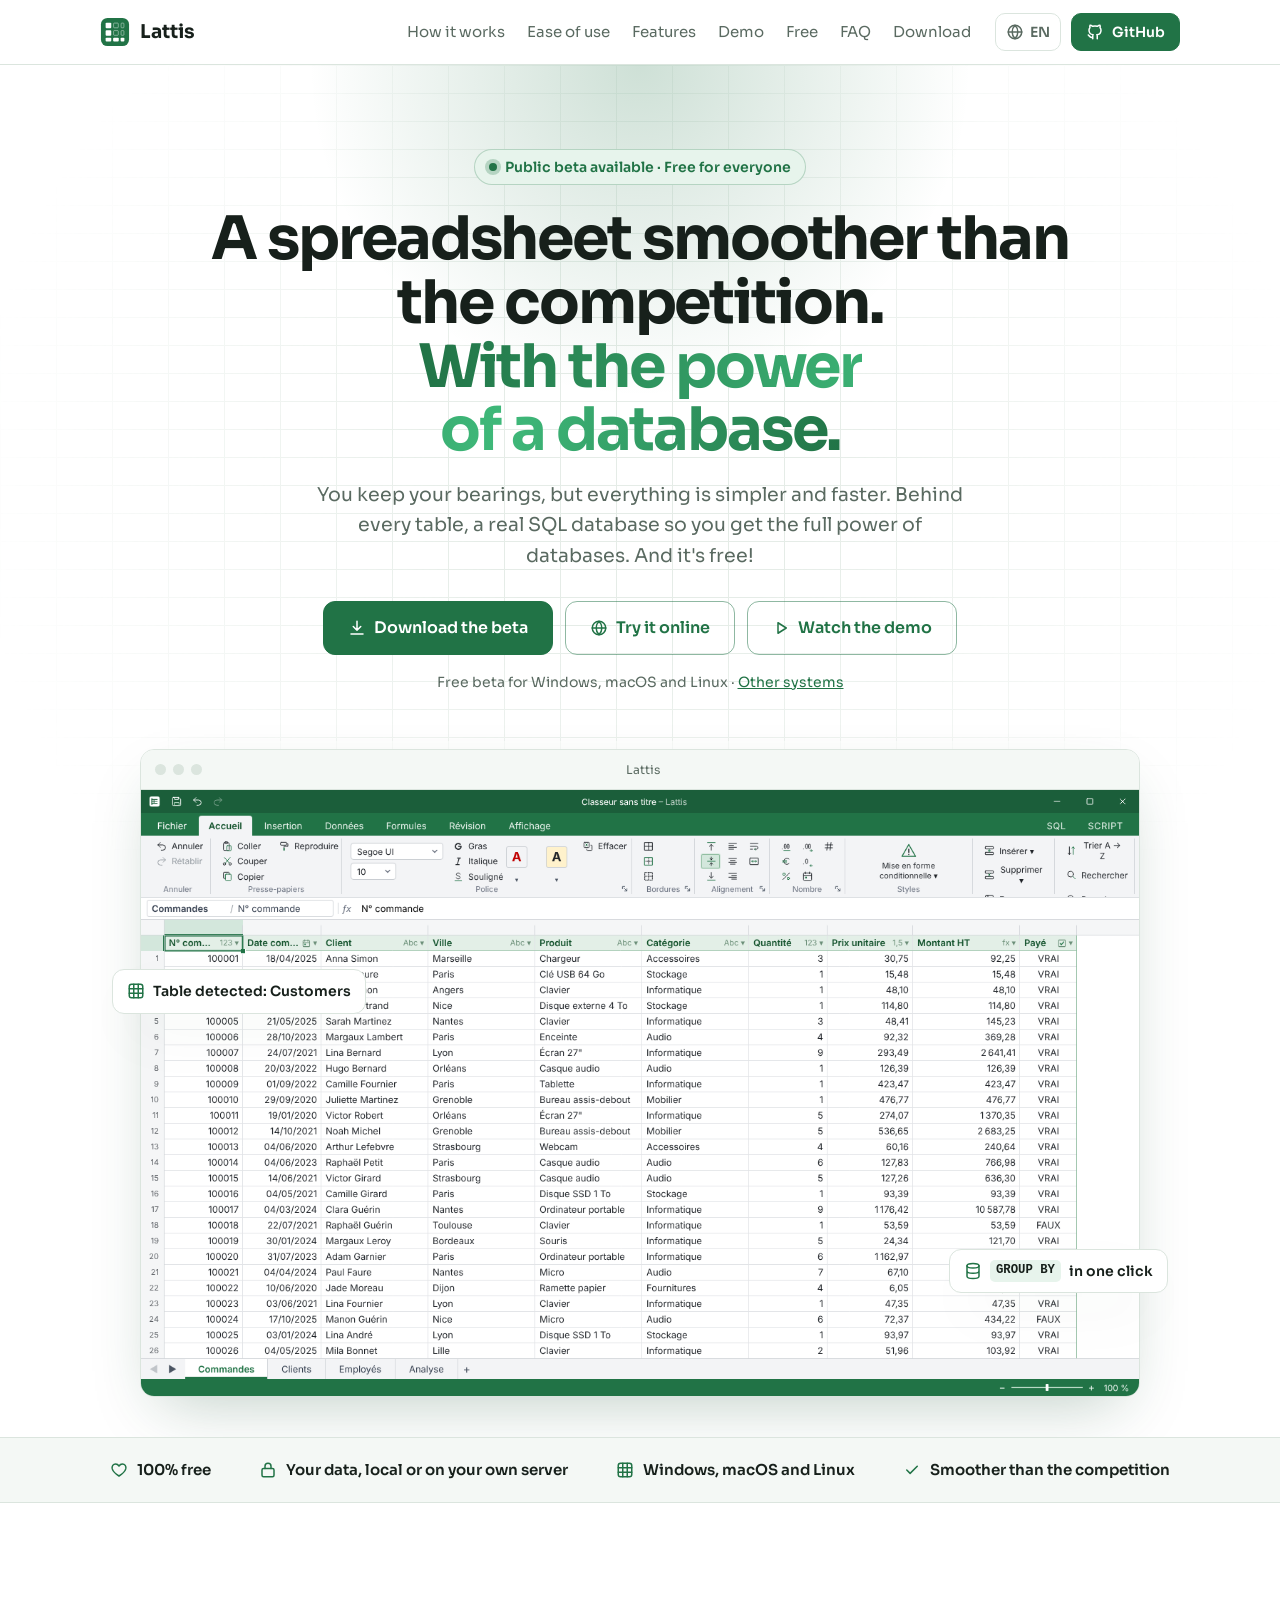
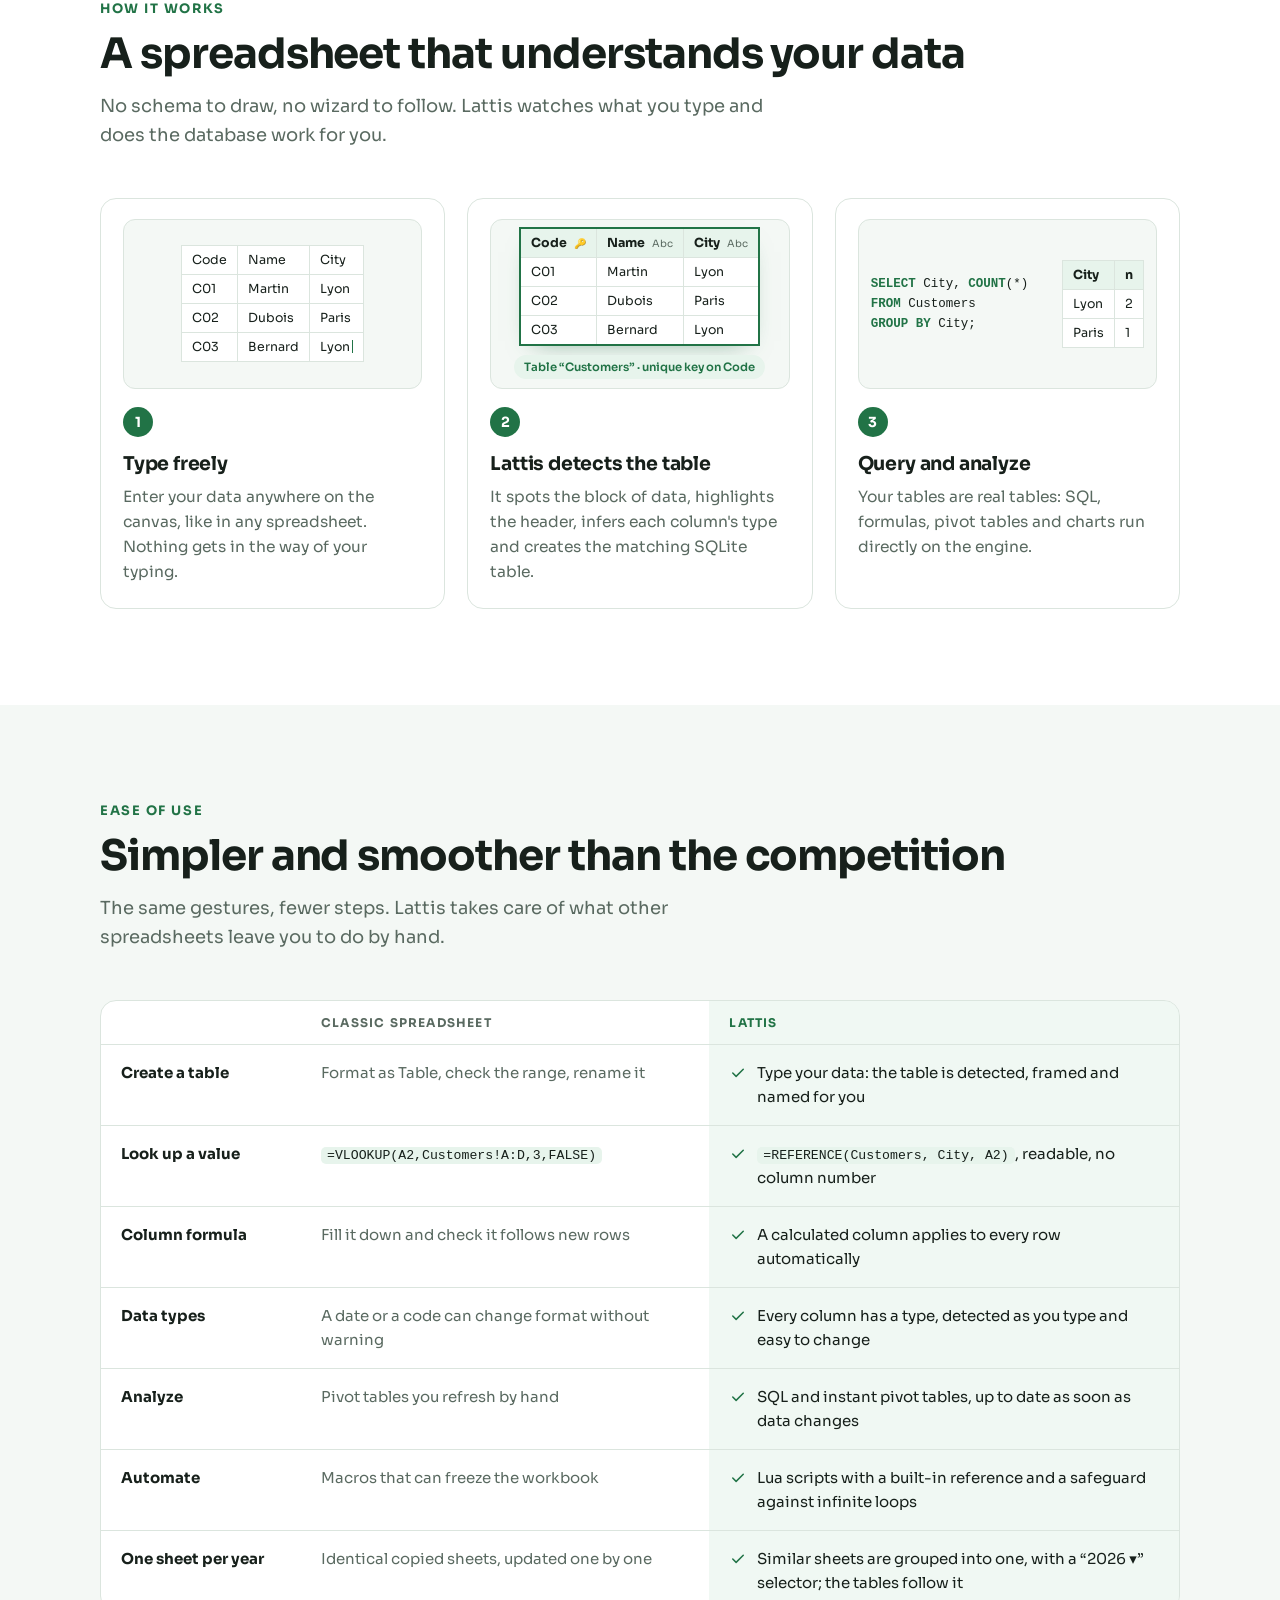
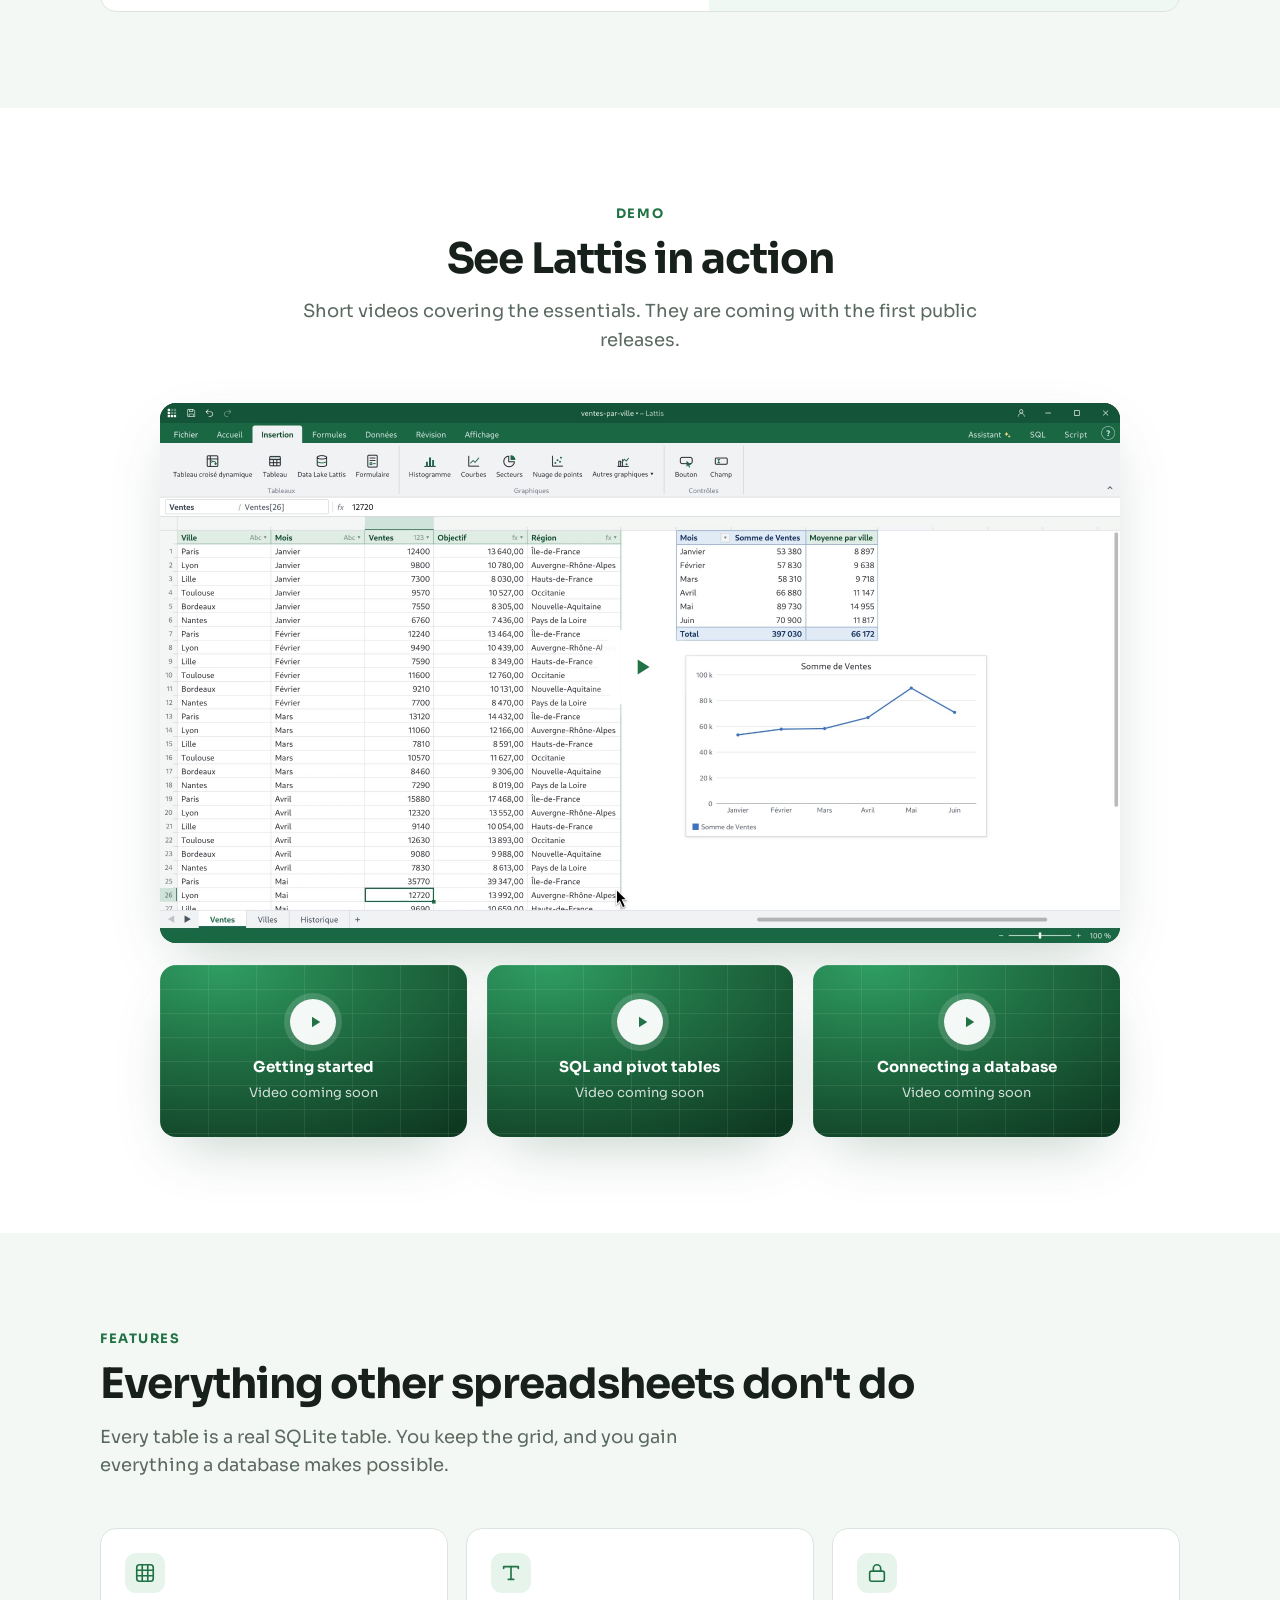
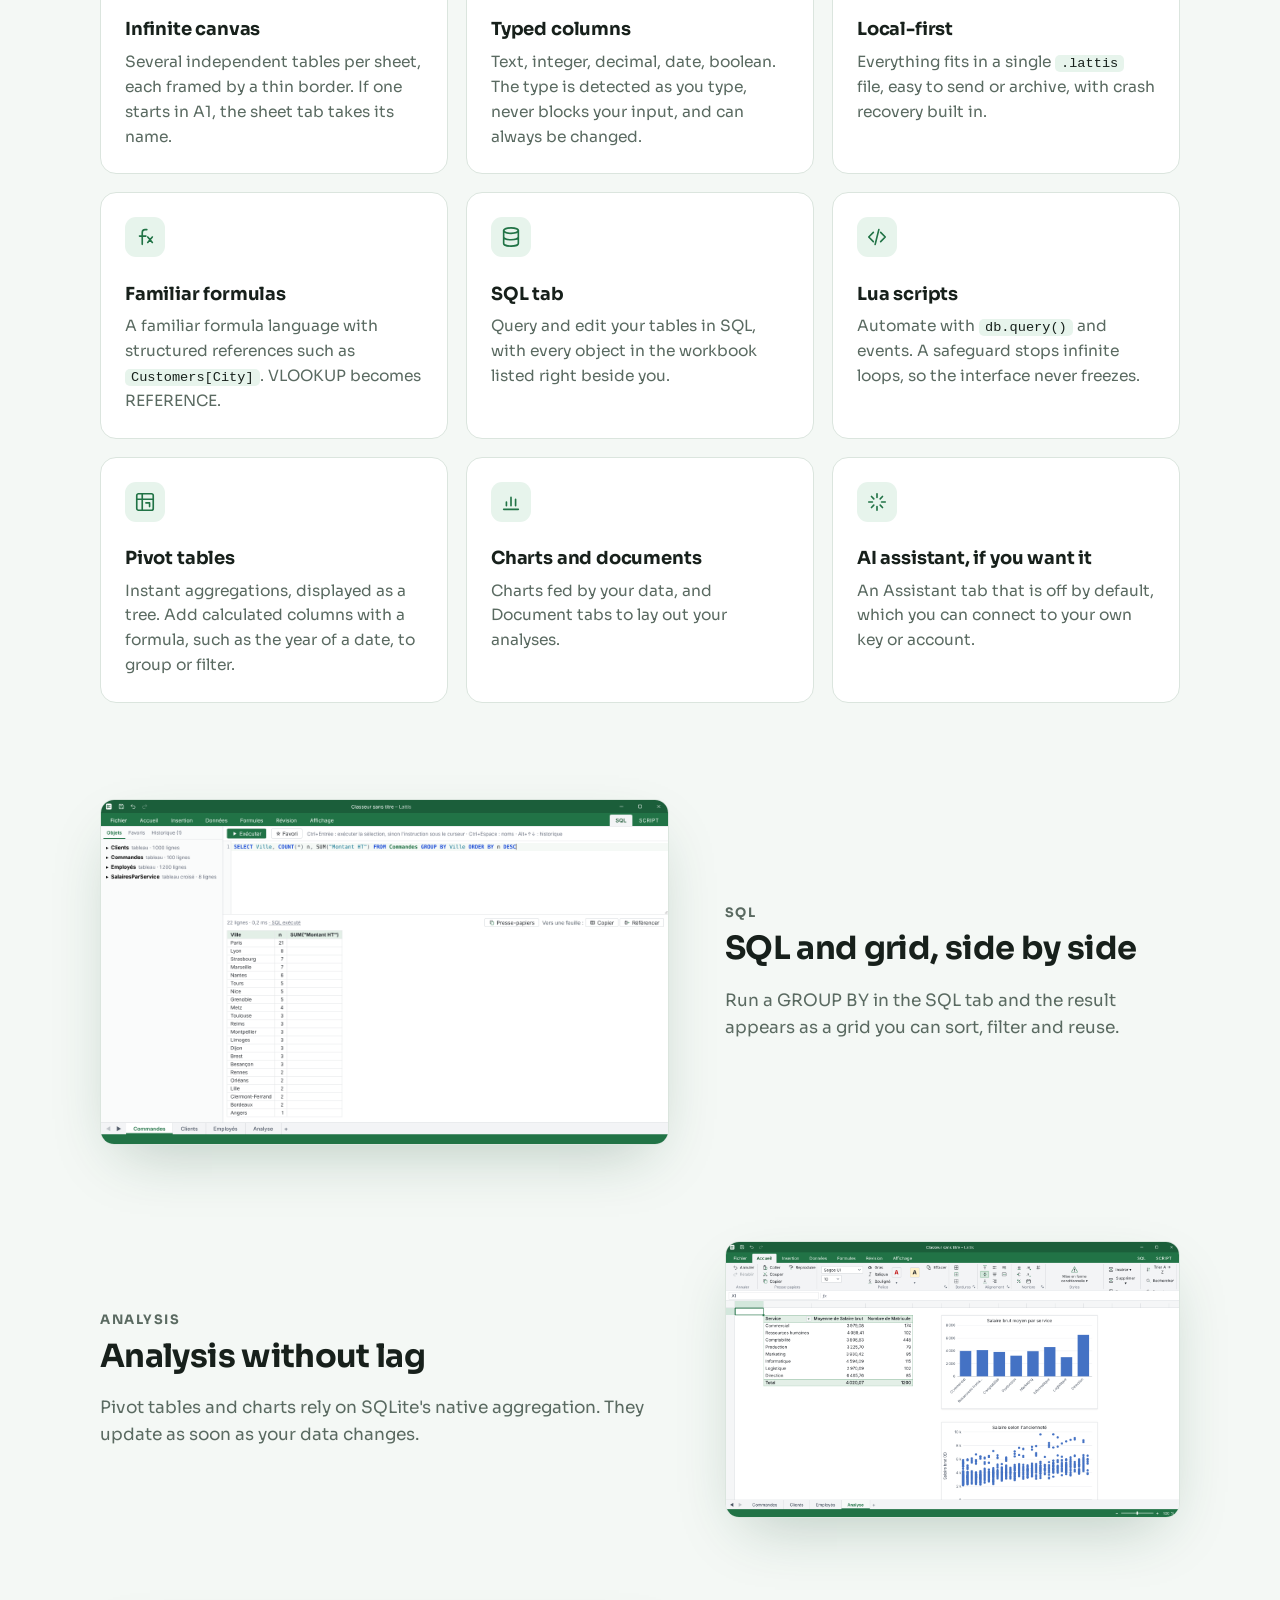
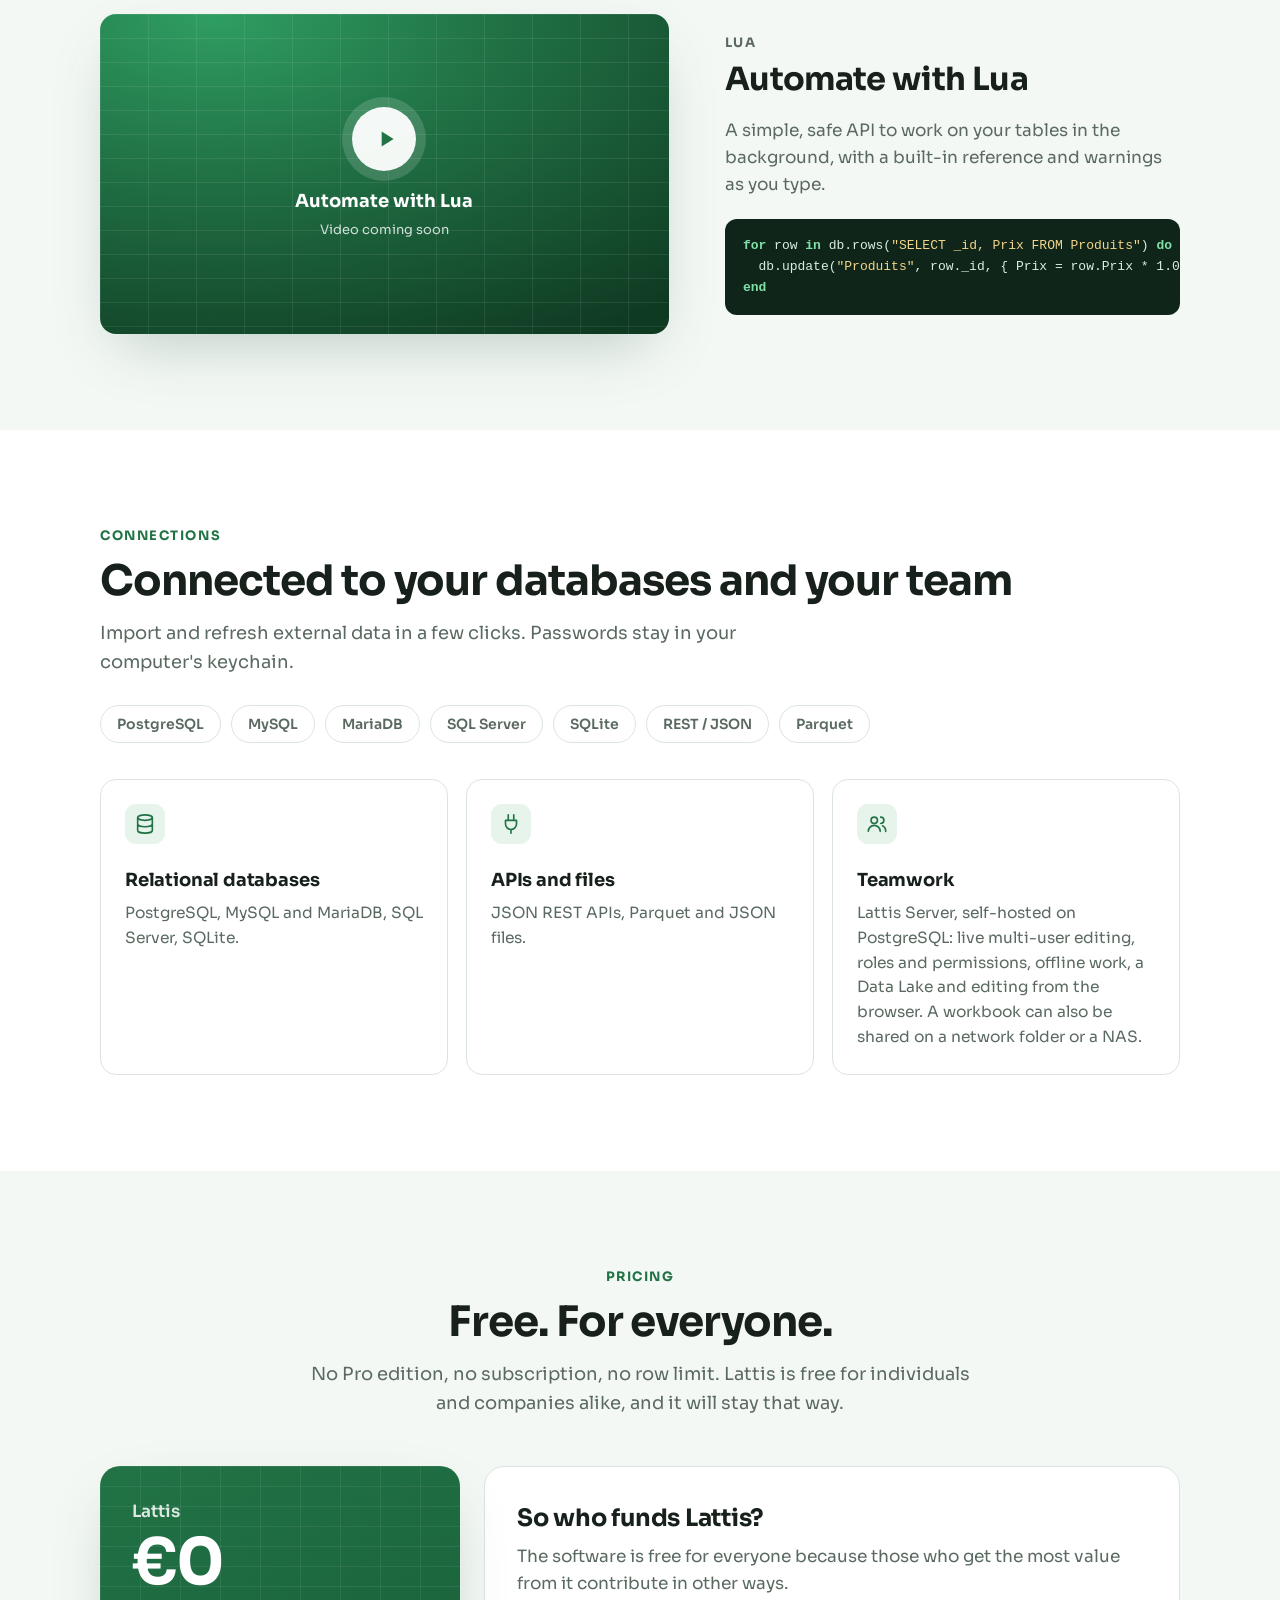
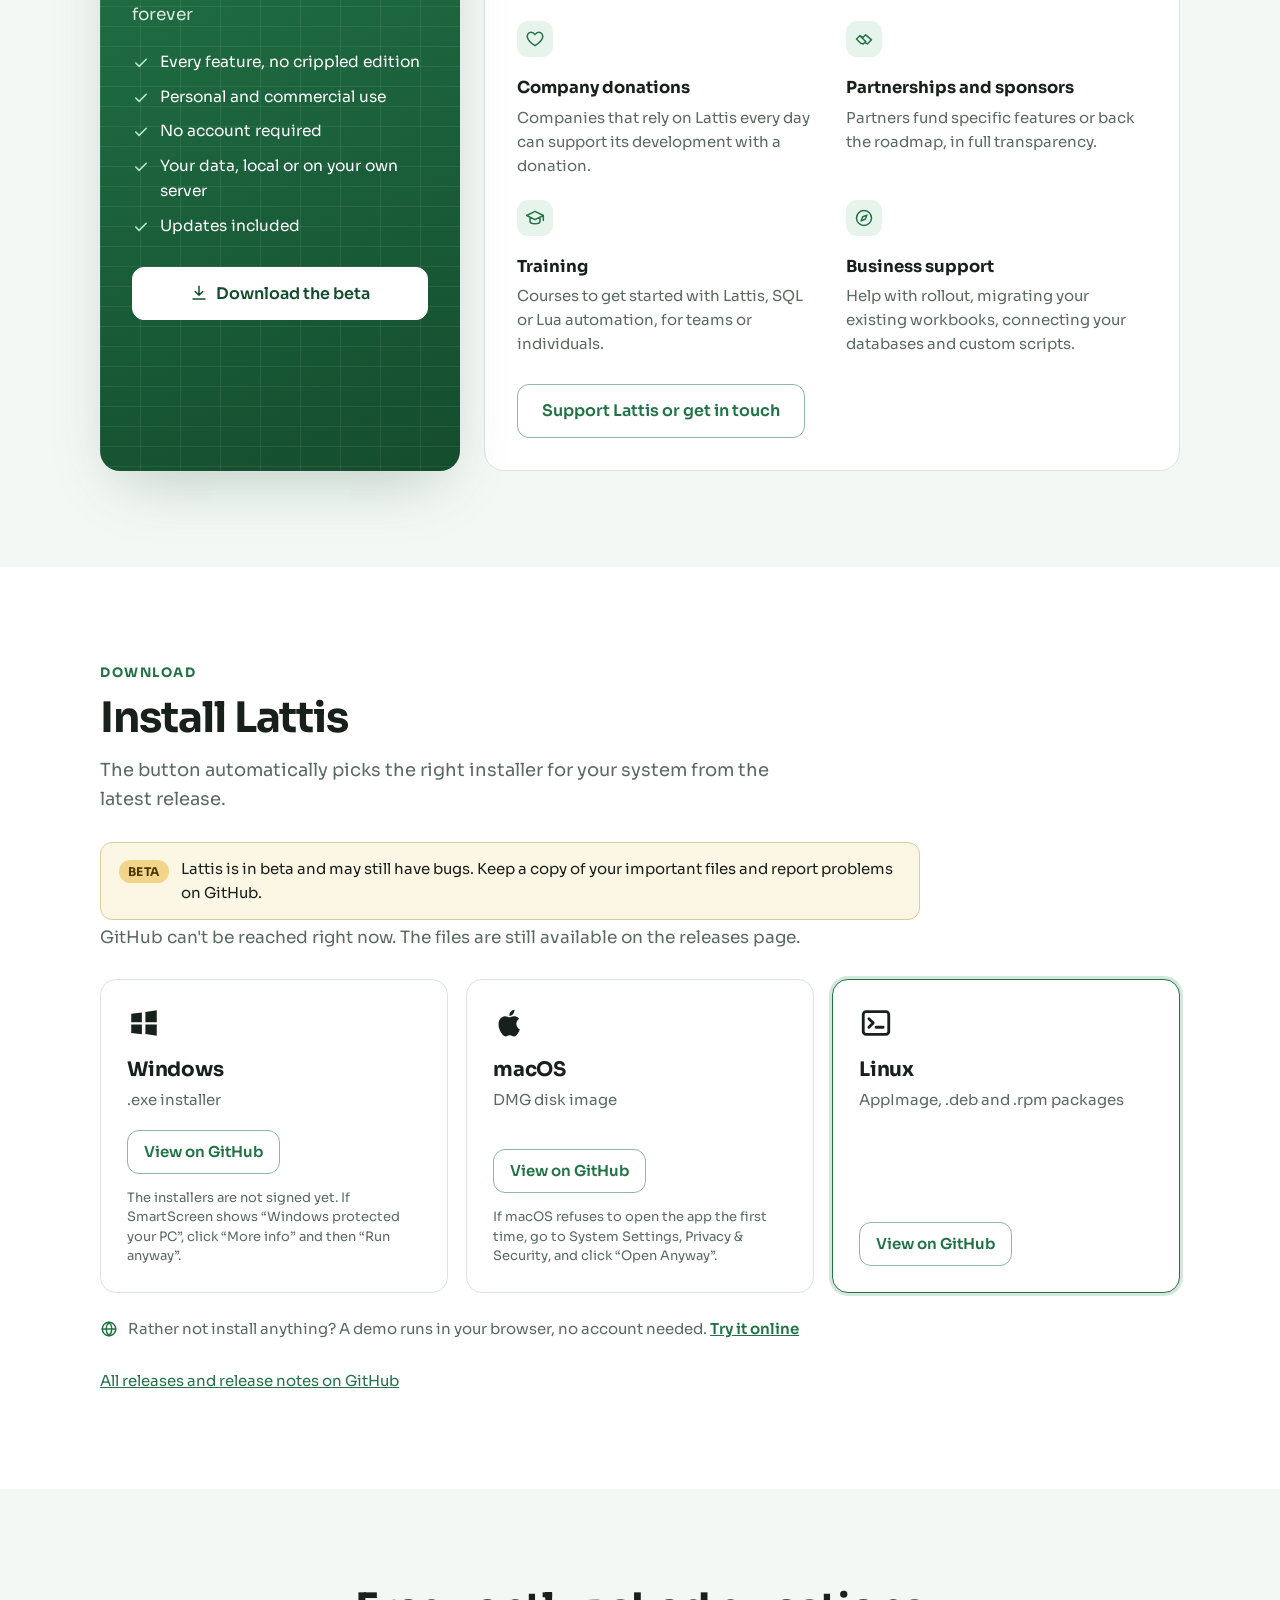
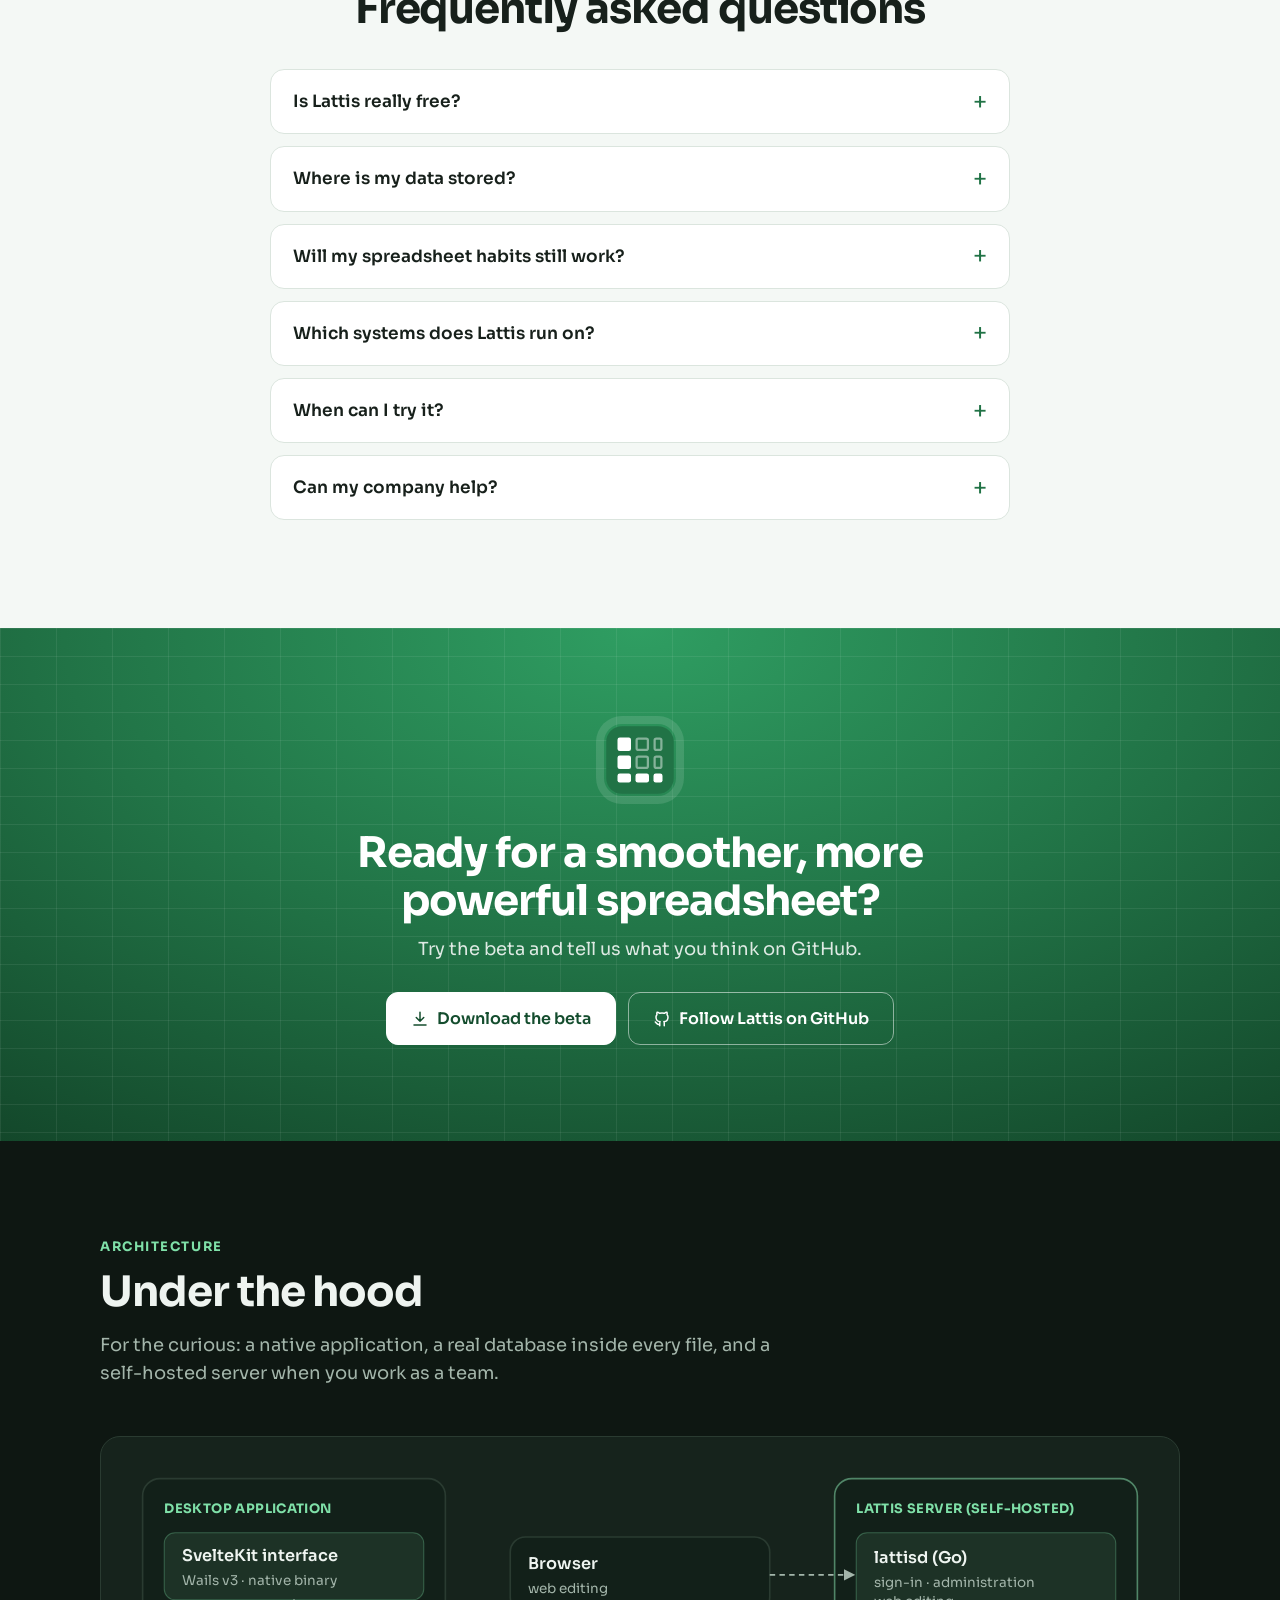
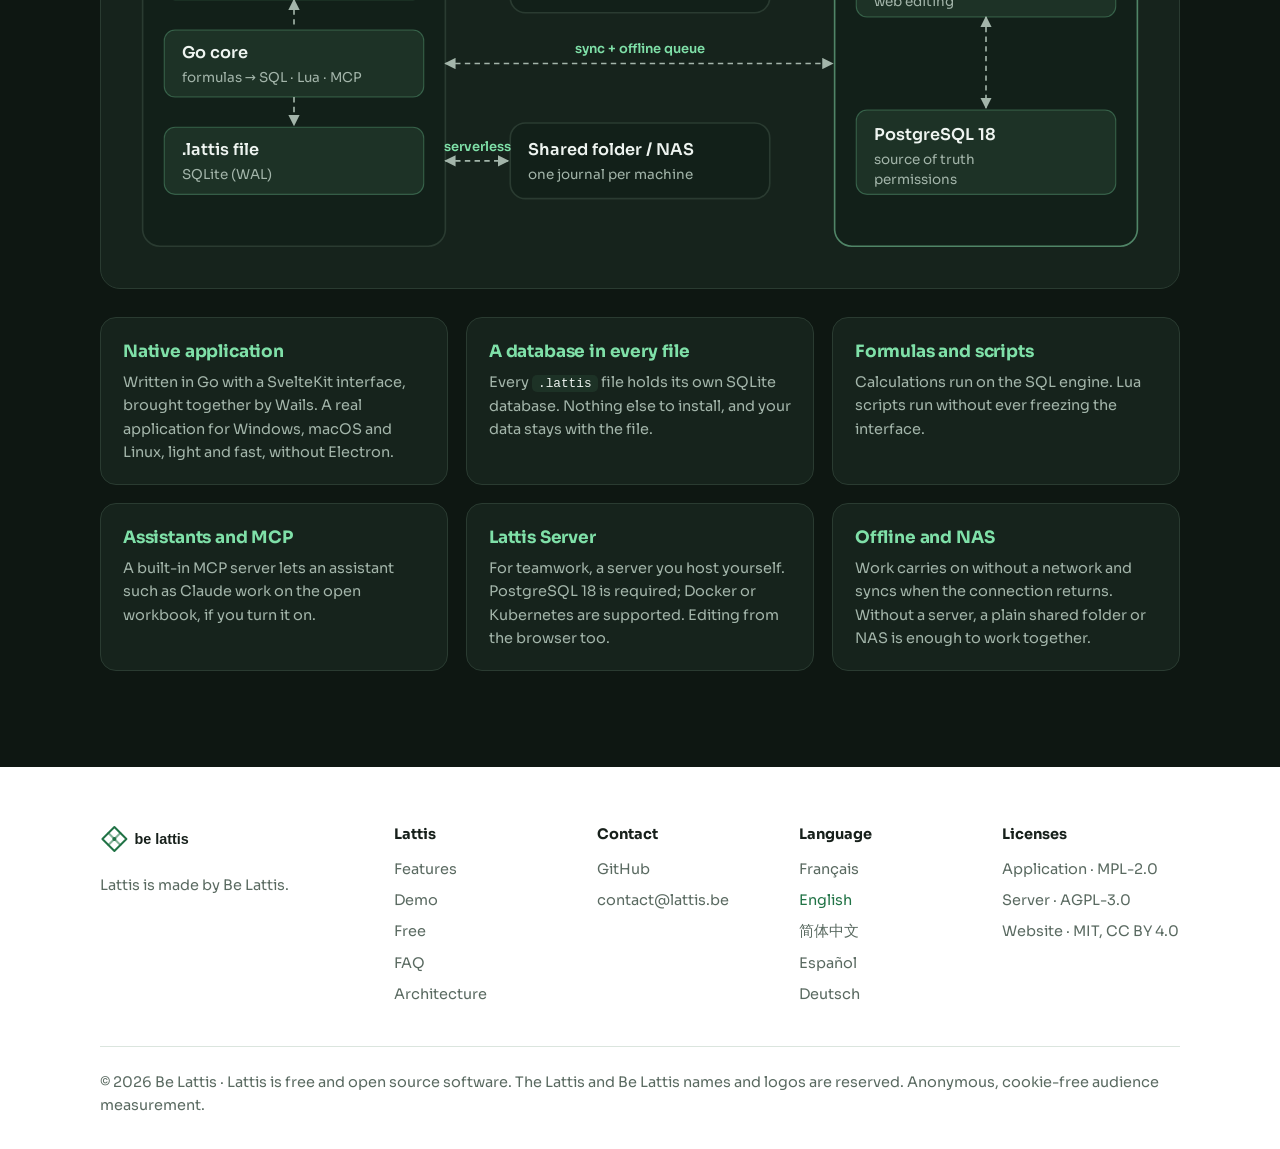
<file: en/index.html>
<!doctype html>
<html lang="en">
<head>
<meta charset="utf-8">
<meta name="viewport" content="width=device-width,initial-scale=1">
<title>Lattis, the free and smooth spreadsheet with the power of a database</title>
<meta name="description" content="Lattis is a free desktop spreadsheet, smoother than the competition, that adds everything a database can do: SQL, instant pivot tables, connections to your databases, teamwork and Lua scripts.">
<link rel="canonical" href="https://www.lattis.be/en/">
<link rel="alternate" hreflang="fr" href="https://www.lattis.be/">
<link rel="alternate" hreflang="en" href="https://www.lattis.be/en/">
<link rel="alternate" hreflang="zh" href="https://www.lattis.be/zh/">
<link rel="alternate" hreflang="es" href="https://www.lattis.be/es/">
<link rel="alternate" hreflang="de" href="https://www.lattis.be/de/">
<link rel="alternate" hreflang="x-default" href="https://www.lattis.be/">
<meta property="og:title" content="Lattis, the free and smooth spreadsheet with the power of a database">
<meta property="og:description" content="Lattis is a free desktop spreadsheet, smoother than the competition, that adds everything a database can do: SQL, instant pivot tables, connections to your databases, teamwork and Lua scripts.">
<meta property="og:image" content="https://www.lattis.be/assets/11-demo-ouverture.png">
<meta property="og:locale" content="en_US">
<meta name="theme-color" content="#217346">
<link rel="icon" type="image/svg+xml" href="../favicon.svg">
<link rel="preconnect" href="https://fonts.googleapis.com"><link rel="preconnect" href="https://fonts.gstatic.com" crossorigin>
<link rel="stylesheet" href="https://fonts.googleapis.com/css2?family=Sora:wght@400;500;600;700&display=swap">
<link rel="stylesheet" href="../style.css">
<script defer src="https://umami.triboulin.fr/script.js" data-website-id="b6e283b5-1533-4292-bc06-e1d77cc3cb3a"></script>

</head>
<body>
<svg width="0" height="0" style="position:absolute" aria-hidden="true">
<symbol id="i-grid" viewBox="0 0 24 24"><rect x="3" y="3" width="18" height="18" rx="3"/><path d="M3 9h18M3 15h18M9 3v18M15 3v18"/></symbol>
<symbol id="i-type" viewBox="0 0 24 24"><path d="M4 7V5h16v2M9 19h6M12 5v14"/></symbol>
<symbol id="i-lock" viewBox="0 0 24 24"><rect x="4" y="10" width="16" height="11" rx="2"/><path d="M8 10V7a4 4 0 0 1 8 0v3"/></symbol>
<symbol id="i-fx" viewBox="0 0 24 24"><path d="M14 4h-2a3 3 0 0 0-3 3v13M6 11h7M15 12l5 6M20 12l-5 6"/></symbol>
<symbol id="i-db" viewBox="0 0 24 24"><ellipse cx="12" cy="5" rx="8" ry="3"/><path d="M4 5v14c0 1.7 3.6 3 8 3s8-1.3 8-3V5M4 12c0 1.7 3.6 3 8 3s8-1.3 8-3"/></symbol>
<symbol id="i-code" viewBox="0 0 24 24"><path d="m8 7-5 5 5 5M16 7l5 5-5 5M14 4l-4 16"/></symbol>
<symbol id="i-pivot" viewBox="0 0 24 24"><rect x="3" y="3" width="18" height="18" rx="2"/><path d="M3 9h18M9 3v18M13 13h4v4"/></symbol>
<symbol id="i-chart" viewBox="0 0 24 24"><path d="M4 20h16M7 16v-4M12 16V7M17 16v-7"/></symbol>
<symbol id="i-spark" viewBox="0 0 24 24"><path d="M12 3v4M12 17v4M3 12h4M17 12h4M6 6l2.5 2.5M15.5 15.5 18 18M6 18l2.5-2.5M15.5 8.5 18 6"/></symbol>
<symbol id="i-plug" viewBox="0 0 24 24"><path d="M9 2v6M15 2v6M6 8h12v4a6 6 0 0 1-12 0zM12 18v4"/></symbol>
<symbol id="i-cloud" viewBox="0 0 24 24"><path d="M7 18a5 5 0 1 1 1-9.9A6 6 0 0 1 19.5 10 4 4 0 0 1 18 18z"/></symbol>
<symbol id="i-users" viewBox="0 0 24 24"><circle cx="9" cy="8" r="3.5"/><path d="M2.5 20a6.5 6.5 0 0 1 13 0M16 4.5a3.5 3.5 0 0 1 0 7M18 14a6.5 6.5 0 0 1 3.5 6"/></symbol>
<symbol id="i-heart" viewBox="0 0 24 24"><path d="M12 20s-7.5-4.6-9-9.5C2 6.9 4.3 4 7.5 4c2 0 3.5 1.2 4.5 2.7C13 5.2 14.5 4 16.5 4 19.7 4 22 6.9 21 10.5 19.5 15.4 12 20 12 20z"/></symbol>
<symbol id="i-hand" viewBox="0 0 24 24"><path d="M3 12l4-4 4 2 3-3 7 6-5 5-3-2-2 2-3-1zM7 8l7 7"/></symbol>
<symbol id="i-cap" viewBox="0 0 24 24"><path d="M2 9l10-5 10 5-10 5zM6 11v5c0 1.7 2.7 3 6 3s6-1.3 6-3v-5M22 9v6"/></symbol>
<symbol id="i-compass" viewBox="0 0 24 24"><circle cx="12" cy="12" r="9"/><path d="m15.5 8.5-2 5-5 2 2-5z"/></symbol>
<symbol id="i-check" viewBox="0 0 24 24"><path d="m5 12 4.5 4.5L19 7"/></symbol>
<symbol id="i-play" viewBox="0 0 24 24"><path d="M8 5v14l11-7z"/></symbol>
<symbol id="i-down" viewBox="0 0 24 24"><path d="M12 3v12M7 10l5 5 5-5M4 20h16"/></symbol>
<symbol id="i-win" viewBox="0 0 24 24"><path d="M3 5.5 10.5 4.5v7H3zM13 4.2 21 3v8.5h-8zM3 13h7.5v7L3 19zM13 13h8v8l-8-1.2z"/></symbol>
<symbol id="i-apple" viewBox="0 0 24 24"><path d="M16.5 12.6c0-2.4 2-3.5 2-3.6-1.1-1.6-2.8-1.8-3.4-1.8-1.4-.2-2.8.8-3.5.8s-1.8-.8-3-.8C7 7.2 5.5 8.1 4.7 9.6c-1.7 2.9-.4 7.2 1.2 9.5.8 1.1 1.7 2.4 2.9 2.4 1.2 0 1.6-.8 3-.8s1.8.8 3 .8c1.3 0 2.1-1.2 2.8-2.3.9-1.3 1.3-2.6 1.3-2.7 0 0-2.4-.9-2.4-3.9zM14.2 5.6c.6-.8 1.1-1.9 1-3-.9 0-2.1.6-2.7 1.4-.6.7-1.1 1.8-1 2.9 1 .1 2.1-.5 2.7-1.3z"/></symbol>
<symbol id="i-linux" viewBox="0 0 24 24"><rect x="3" y="4" width="18" height="16" rx="2"/><path d="m7 9 3 3-3 3M12 15h5"/></symbol>
<symbol id="i-globe" viewBox="0 0 24 24"><circle cx="12" cy="12" r="9"/><path d="M3 12h18M12 3c2.5 2.5 3.8 5.5 3.8 9s-1.3 6.5-3.8 9c-2.5-2.5-3.8-5.5-3.8-9S9.5 5.5 12 3z"/></symbol>
<symbol id="i-gh" viewBox="0 0 24 24"><path d="M9 19c-4.3 1.4-4.3-2.5-6-3m12 5v-3.5c0-1 .1-1.4-.5-2 2.8-.3 5.5-1.4 5.5-6a4.6 4.6 0 0 0-1.3-3.2 4.2 4.2 0 0 0-.1-3.2s-1.1-.3-3.5 1.3a12.3 12.3 0 0 0-6.2 0C6.5 2.8 5.4 3.1 5.4 3.1a4.2 4.2 0 0 0-.1 3.2A4.6 4.6 0 0 0 4 9.5c0 4.6 2.7 5.7 5.5 6-.6.6-.6 1.2-.5 2V21"/></symbol>
</svg>

<header class="top"><div class="w">
<a class="brand" href="../en/"><img src="../assets/lattis-icone.svg" alt="" width="30" height="30">Lattis</a>
<nav class="nav">
<a href="#comment">How it works</a><a href="#ergonomie">Ease of use</a><a href="#fonctions">Features</a><a href="#demo">Demo</a><a href="#gratuit">Free</a><a href="#faq">FAQ</a><a href="#telecharger">Download</a>
</nav>
<div class="tools">
<details class="lang"><summary aria-label="Language"><svg class="ico"><use href="#i-globe"/></svg><span>EN</span></summary>
<div class="menu"><a href="../" hreflang="fr" lang="fr" data-lang="fr">Français</a><a href="../en/" hreflang="en" lang="en" data-lang="en" aria-current="true">English</a><a href="../zh/" hreflang="zh" lang="zh" data-lang="zh">简体中文</a><a href="../es/" hreflang="es" lang="es" data-lang="es">Español</a><a href="../de/" hreflang="de" lang="de" data-lang="de">Deutsch</a></div></details>
<a class="btn sm" href="https://github.com/Be-Lattis/lattis-app"><svg class="ico"><use href="#i-gh"/></svg><span>GitHub</span></a>
</div>
</div></header>

<main>
<section class="hero">
<div class="bg-grid" aria-hidden="true"></div>
<div class="w">
<span class="badge"><span class="dot"></span>Public beta available · Free for everyone</span>
<h1>A spreadsheet smoother than the competition.<br><span class="accent">With the power<br class="hbr">of a database.</span></h1>
<p class="sub">You keep your bearings, but everything is simpler and faster. Behind every table, a real SQL database so you get the full power of databases. And it's free!</p>
<div class="ctas">
<a class="btn" id="dl-hero" href="#telecharger"><svg class="ico"><use href="#i-down"/></svg><span>Download the beta</span></a>
<a class="btn ghost" href="https://main.lattis.be/demo/"><svg class="ico"><use href="#i-globe"/></svg>Try it online</a>
<a class="btn ghost" href="#demo"><svg class="ico"><use href="#i-play"/></svg>Watch the demo</a>
</div>
<p class="dlnote" id="dl-note">Free beta for Windows, macOS and Linux · <a href="#telecharger">Other systems</a></p>
<div class="stage">
<div class="window">
<div class="bar"><i></i><i></i><i></i><span>Lattis</span></div>
<img src="../assets/11-demo-ouverture.png" alt="Screenshot of Lattis: several tables on a single sheet" width="1440" height="860">
</div>
<div class="chip c1"><svg class="ico"><use href="#i-grid"/></svg>Table detected: Customers</div>
<div class="chip c2"><svg class="ico"><use href="#i-db"/></svg><code>GROUP BY</code> in one click</div>
</div>
</div>
</section>

<div class="strip"><div class="w">
<span><svg class="ico"><use href="#i-heart"/></svg>100% free</span>
<span><svg class="ico"><use href="#i-lock"/></svg>Your data, local or on your own server</span>
<span><svg class="ico"><use href="#i-grid"/></svg>Windows, macOS and Linux</span>
<span><svg class="ico"><use href="#i-check"/></svg>Smoother than the competition</span>
</div></div>

<section id="comment"><div class="w">
<p class="kicker">How it works</p>
<h2>A spreadsheet that understands your data</h2>
<p class="lead">No schema to draw, no wizard to follow. Lattis watches what you type and does the database work for you.</p>
<div class="steps">
<div class="step">
<div class="ill">
<table class="mini"><tr><td>Code</td><td>Name</td><td>City</td></tr><tr><td>C01</td><td>Martin</td><td>Lyon</td></tr><tr><td>C02</td><td>Dubois</td><td>Paris</td></tr><tr><td>C03</td><td>Bernard</td><td>Lyon<span class="caret"></span></td></tr></table>
</div>
<span class="num">1</span><h3>Type freely</h3><p>Enter your data anywhere on the canvas, like in any spreadsheet. Nothing gets in the way of your typing.</p>
</div>
<div class="step">
<div class="ill">
<table class="mini on"><tr><th>Code <small>🔑</small></th><th>Name <small>Abc</small></th><th>City <small>Abc</small></th></tr><tr><td>C01</td><td>Martin</td><td>Lyon</td></tr><tr><td>C02</td><td>Dubois</td><td>Paris</td></tr><tr><td>C03</td><td>Bernard</td><td>Lyon</td></tr></table>
<span class="tag">Table “Customers” · unique key on Code</span>
</div>
<span class="num">2</span><h3>Lattis detects the table</h3><p>It spots the block of data, highlights the header, infers each column's type and creates the matching SQLite table.</p>
</div>
<div class="step">
<div class="ill code">
<pre><b>SELECT</b> City, <b>COUNT</b>(*)
<b>FROM</b> Customers
<b>GROUP BY</b> City;</pre>
<table class="mini res"><tr><th>City</th><th>n</th></tr><tr><td>Lyon</td><td>2</td></tr><tr><td>Paris</td><td>1</td></tr></table>
</div>
<span class="num">3</span><h3>Query and analyze</h3><p>Your tables are real tables: SQL, formulas, pivot tables and charts run directly on the engine.</p>
</div>
</div>
</div></section>

<section class="alt" id="ergonomie"><div class="w">
<p class="kicker">Ease of use</p>
<h2>Simpler and smoother than the competition</h2>
<p class="lead">The same gestures, fewer steps. Lattis takes care of what other spreadsheets leave you to do by hand.</p>
<div class="ergo">
<div class="erow head"><span></span><span class="ex">Classic spreadsheet</span><span class="el">Lattis</span></div>
<div class="erow"><span class="ek">Create a table</span><span class="ex" data-l="Classic spreadsheet">Format as Table, check the range, rename it</span><span class="el"><svg class="ico"><use href="#i-check"/></svg><span>Type your data: the table is detected, framed and named for you</span></span></div>
<div class="erow"><span class="ek">Look up a value</span><span class="ex" data-l="Classic spreadsheet"><code>=VLOOKUP(A2,Customers!A:D,3,FALSE)</code></span><span class="el"><svg class="ico"><use href="#i-check"/></svg><span><code>=REFERENCE(Customers, City, A2)</code>, readable, no column number</span></span></div>
<div class="erow"><span class="ek">Column formula</span><span class="ex" data-l="Classic spreadsheet">Fill it down and check it follows new rows</span><span class="el"><svg class="ico"><use href="#i-check"/></svg><span>A calculated column applies to every row automatically</span></span></div>
<div class="erow"><span class="ek">Data types</span><span class="ex" data-l="Classic spreadsheet">A date or a code can change format without warning</span><span class="el"><svg class="ico"><use href="#i-check"/></svg><span>Every column has a type, detected as you type and easy to change</span></span></div>
<div class="erow"><span class="ek">Analyze</span><span class="ex" data-l="Classic spreadsheet">Pivot tables you refresh by hand</span><span class="el"><svg class="ico"><use href="#i-check"/></svg><span>SQL and instant pivot tables, up to date as soon as data changes</span></span></div>
<div class="erow"><span class="ek">Automate</span><span class="ex" data-l="Classic spreadsheet">Macros that can freeze the workbook</span><span class="el"><svg class="ico"><use href="#i-check"/></svg><span>Lua scripts with a built-in reference and a safeguard against infinite loops</span></span></div>
<div class="erow"><span class="ek">One sheet per year</span><span class="ex" data-l="Classic spreadsheet">Identical copied sheets, updated one by one</span><span class="el"><svg class="ico"><use href="#i-check"/></svg><span>Similar sheets are grouped into one, with a “2026 ▾” selector; the tables follow it</span></span></div>
</div>
</div></section>

<section id="demo"><div class="w">
<p class="kicker">Demo</p>
<h2>See Lattis in action</h2>
<p class="lead">Short videos covering the essentials. They are coming with the first public releases.</p>
<div class="video main has-video yt" data-yt="8Ql5Kieguu8">
<a class="ytbtn" href="https://youtu.be/8Ql5Kieguu8" aria-label="Lattis in 2 minutes (YouTube)">
<img src="../assets/video/en/poster.jpg" alt="" loading="lazy" width="1280" height="720">
<span class="play"><svg><use href="#i-play"/></svg></span>
</a>
</div>
<div class="vids">
<div class="video" role="img" aria-label="Getting started (Video coming soon)"><div class="vgrid" aria-hidden="true"></div><span class="play"><svg><use href="#i-play"/></svg></span><strong>Getting started</strong><em>Video coming soon</em></div>
<div class="video" role="img" aria-label="SQL and pivot tables (Video coming soon)"><div class="vgrid" aria-hidden="true"></div><span class="play"><svg><use href="#i-play"/></svg></span><strong>SQL and pivot tables</strong><em>Video coming soon</em></div>
<div class="video" role="img" aria-label="Connecting a database (Video coming soon)"><div class="vgrid" aria-hidden="true"></div><span class="play"><svg><use href="#i-play"/></svg></span><strong>Connecting a database</strong><em>Video coming soon</em></div>
</div>
</div></section>

<section class="alt" id="fonctions"><div class="w">
<p class="kicker">Features</p>
<h2>Everything other spreadsheets don't do</h2>
<p class="lead">Every table is a real SQLite table. You keep the grid, and you gain everything a database makes possible.</p>
<div class="feats">
<div class="feat"><svg class="fi"><use href="#i-grid"/></svg><h3>Infinite canvas</h3><p>Several independent tables per sheet, each framed by a thin border. If one starts in A1, the sheet tab takes its name.</p></div>
<div class="feat"><svg class="fi"><use href="#i-type"/></svg><h3>Typed columns</h3><p>Text, integer, decimal, date, boolean. The type is detected as you type, never blocks your input, and can always be changed.</p></div>
<div class="feat"><svg class="fi"><use href="#i-lock"/></svg><h3>Local-first</h3><p>Everything fits in a single <code>.lattis</code> file, easy to send or archive, with crash recovery built in.</p></div>
<div class="feat"><svg class="fi"><use href="#i-fx"/></svg><h3>Familiar formulas</h3><p>A familiar formula language with structured references such as <code>Customers[City]</code>. VLOOKUP becomes REFERENCE.</p></div>
<div class="feat"><svg class="fi"><use href="#i-db"/></svg><h3>SQL tab</h3><p>Query and edit your tables in SQL, with every object in the workbook listed right beside you.</p></div>
<div class="feat"><svg class="fi"><use href="#i-code"/></svg><h3>Lua scripts</h3><p>Automate with <code>db.query()</code> and events. A safeguard stops infinite loops, so the interface never freezes.</p></div>
<div class="feat"><svg class="fi"><use href="#i-pivot"/></svg><h3>Pivot tables</h3><p>Instant aggregations, displayed as a tree. Add calculated columns with a formula, such as the year of a date, to group or filter.</p></div>
<div class="feat"><svg class="fi"><use href="#i-chart"/></svg><h3>Charts and documents</h3><p>Charts fed by your data, and Document tabs to lay out your analyses.</p></div>
<div class="feat"><svg class="fi"><use href="#i-spark"/></svg><h3>AI assistant, if you want it</h3><p>An Assistant tab that is off by default, which you can connect to your own key or account.</p></div>
</div>

<div class="show">
<div class="shot"><img src="../assets/19-sql-resultat.png" alt="The Lattis SQL tab showing a result as a grid" loading="lazy" width="1440" height="860"></div>
<div><p class="kicker">SQL</p><h3>SQL and grid, side by side</h3><p>Run a GROUP BY in the SQL tab and the result appears as a grid you can sort, filter and reuse.</p></div>
</div>
<div class="show rev">
<div class="shot"><img src="../assets/15-analyse.png" alt="Pivot table and chart in Lattis" loading="lazy" width="1440" height="860"></div>
<div><p class="kicker">Analysis</p><h3>Analysis without lag</h3><p>Pivot tables and charts rely on SQLite's native aggregation. They update as soon as your data changes.</p></div>
</div>
<div class="show">
<div class="video" role="img" aria-label="Automate with Lua (Video coming soon)"><div class="vgrid" aria-hidden="true"></div><span class="play"><svg><use href="#i-play"/></svg></span><strong>Automate with Lua</strong><em>Video coming soon</em></div>
<div><p class="kicker">Lua</p><h3>Automate with Lua</h3><p>A simple, safe API to work on your tables in the background, with a built-in reference and warnings as you type.</p>
<pre class="snippet"><b>for</b> row <b>in</b> db.rows(<i>"SELECT _id, Prix FROM Produits"</i>) <b>do</b>
  db.update(<i>"Produits"</i>, row._id, { Prix = row.Prix * 1.03 })
<b>end</b></pre></div>
</div>
</div></section>

<section id="connexions"><div class="w">
<p class="kicker">Connections</p>
<h2>Connected to your databases and your team</h2>
<p class="lead">Import and refresh external data in a few clicks. Passwords stay in your computer's keychain.</p>
<div class="logos"><span>PostgreSQL</span><span>MySQL</span><span>MariaDB</span><span>SQL Server</span><span>SQLite</span><span>REST / JSON</span><span>Parquet</span></div>
<div class="feats three">
<div class="feat"><svg class="fi"><use href="#i-db"/></svg><h3>Relational databases</h3><p>PostgreSQL, MySQL and MariaDB, SQL Server, SQLite.</p></div>
<div class="feat"><svg class="fi"><use href="#i-plug"/></svg><h3>APIs and files</h3><p>JSON REST APIs, Parquet and JSON files.</p></div>
<div class="feat"><svg class="fi"><use href="#i-users"/></svg><h3>Teamwork</h3><p>Lattis Server, self-hosted on PostgreSQL: live multi-user editing, roles and permissions, offline work, a Data Lake and editing from the browser. A workbook can also be shared on a network folder or a NAS.</p></div>
</div>
</div></section>

<section class="alt" id="gratuit"><div class="w">
<p class="kicker">Pricing</p>
<h2>Free. For everyone.</h2>
<p class="lead">No Pro edition, no subscription, no row limit. Lattis is free for individuals and companies alike, and it will stay that way.</p>
<div class="pricing">
<div class="plan">
<p class="pname">Lattis</p>
<p class="amount">€0</p>
<p class="per">forever</p>
<ul>
<li><svg class="ico"><use href="#i-check"/></svg>Every feature, no crippled edition</li>
<li><svg class="ico"><use href="#i-check"/></svg>Personal and commercial use</li>
<li><svg class="ico"><use href="#i-check"/></svg>No account required</li>
<li><svg class="ico"><use href="#i-check"/></svg>Your data, local or on your own server</li>
<li><svg class="ico"><use href="#i-check"/></svg>Updates included</li>
</ul>
<a class="btn wide light" href="#telecharger"><svg class="ico"><use href="#i-down"/></svg>Download the beta</a>
</div>
<div class="fund">
<h3>So who funds Lattis?</h3>
<p class="fsub">The software is free for everyone because those who get the most value from it contribute in other ways.</p>
<div class="fgrid">
<div><svg class="fi"><use href="#i-heart"/></svg><h4>Company donations</h4><p>Companies that rely on Lattis every day can support its development with a donation.</p></div>
<div><svg class="fi"><use href="#i-hand"/></svg><h4>Partnerships and sponsors</h4><p>Partners fund specific features or back the roadmap, in full transparency.</p></div>
<div><svg class="fi"><use href="#i-cap"/></svg><h4>Training</h4><p>Courses to get started with Lattis, SQL or Lua automation, for teams or individuals.</p></div>
<div><svg class="fi"><use href="#i-compass"/></svg><h4>Business support</h4><p>Help with rollout, migrating your existing workbooks, connecting your databases and custom scripts.</p></div>
</div>
<a class="btn ghost" href="mailto:contact@lattis.be?subject=Lattis">Support Lattis or get in touch</a>
</div>
</div>
</div></section>

<section id="telecharger"><div class="w">
<p class="kicker">Download</p>
<h2>Install Lattis</h2>
<p class="lead">The button automatically picks the right installer for your system from the latest release.</p>
<div class="betanote"><span class="pill">Beta</span><p>Lattis is in beta and may still have bugs. Keep a copy of your important files and report problems on GitHub.</p></div>
<p class="dlstate" id="dl-state">Looking for the latest release…</p>
<div class="oses">
<div class="os" data-os="windows"><svg class="osi"><use href="#i-win"/></svg><h3>Windows</h3><p>.exe installer</p><div class="files" data-ext="exe,msix,msi"></div><p class="hint porthint" hidden>Portable version: just the executable, no installation, for example on a USB stick. .lattis files won't open on double-click and no Start menu shortcut is added. Requires WebView2, included with Windows 11 and up-to-date Windows 10.</p><p class="hint">The installers are not signed yet. If SmartScreen shows “Windows protected your PC”, click “More info” and then “Run anyway”.</p></div>
<div class="os" data-os="mac"><svg class="osi"><use href="#i-apple"/></svg><h3>macOS</h3><p>DMG disk image</p><div class="files" data-ext="dmg,pkg"></div><p class="hint">If macOS refuses to open the app the first time, go to System Settings, Privacy & Security, and click “Open Anyway”.</p></div>
<div class="os" data-os="linux"><svg class="osi"><use href="#i-linux"/></svg><h3>Linux</h3><p>AppImage, .deb and .rpm packages</p><div class="files" data-ext="AppImage,deb,rpm"></div></div>
</div>
<p class="tryline"><svg class="ico"><use href="#i-globe"/></svg><span>Rather not install anything? A demo runs in your browser, no account needed. <a href="https://main.lattis.be/demo/">Try it online</a></span></p>
<p class="allrel"><a href="https://github.com/Be-Lattis/lattis-app/releases">All releases and release notes on GitHub</a><a id="dl-sums" hidden>SHA-256 checksums</a></p>
</div></section>

<section class="alt" id="faq"><div class="w narrow">
<h2>Frequently asked questions</h2>
<details><summary>Is Lattis really free?</summary><p>Yes. Every feature is free, for personal and professional use, with no subscription and no Pro edition. The project is funded by company donations, partnerships, training and business support.</p></details>
<details><summary>Where is my data stored?</summary><p>On your computer. A workbook is a <code>.lattis</code> file containing a SQLite database. Nothing goes to a server unless you connect an external database or your own Lattis Server yourself.</p></details>
<details><summary>Will my spreadsheet habits still work?</summary><p>Yes: ribbon, context menus, shortcuts, undo and redo, familiar formulas. VLOOKUP is even converted to REFERENCE automatically.</p></details>
<details><summary>Which systems does Lattis run on?</summary><p>Windows, macOS and Linux. It is a native application built in Go with Wails and SvelteKit, without the weight of Electron.</p></details>
<details><summary>When can I try it?</summary><p>Right now: a first beta is available for Windows, macOS and Linux. The Download button automatically fetches the latest version for your system.</p></details>
<details><summary>Can my company help?</summary><p>Gladly: through a donation, a partnership, training for your teams or tailored support. Write to us at contact@lattis.be.</p></details>
</div></section>

<section class="final"><div class="w">
<img src="../assets/lattis-icone.svg" alt="" width="72" height="72">
<h2>Ready for a smoother, more powerful spreadsheet?</h2>
<p>Try the beta and tell us what you think on GitHub.</p>
<div class="ctas"><a class="btn light" href="#telecharger"><svg class="ico"><use href="#i-down"/></svg>Download the beta</a><a class="btn onvert" href="https://github.com/Be-Lattis/lattis-app"><svg class="ico"><use href="#i-gh"/></svg>Follow Lattis on GitHub</a></div>
</div></section>
<section class="geek" id="architecture"><div class="w">
<p class="kicker">Architecture</p>
<h2>Under the hood</h2>
<p class="lead">For the curious: a native application, a real database inside every file, and a self-hosted server when you work as a team.</p>
<div class="archfig">
<svg viewBox="0 0 960 380" role="img" aria-label="Under the hood">
<defs><marker id="ar" viewBox="0 0 10 10" refX="9" refY="5" markerWidth="7" markerHeight="7" orient="auto-start-reverse"><path d="M0 0 10 5 0 10z" class="ah"/></marker></defs>
<rect class="ab" x="20" y="20" width="280" height="340" rx="16"/>
<text class="at" x="40" y="52">Desktop application</text>
<rect class="ai" x="40" y="70" width="240" height="62" rx="10"/>
<text class="an" x="56" y="96">SvelteKit interface</text><text class="as" x="56" y="118">Wails v3 · native binary</text>
<rect class="ai" x="40" y="160" width="240" height="62" rx="10"/>
<text class="an" x="56" y="186">Go core</text><text class="as" x="56" y="208">formulas → SQL · Lua · MCP</text>
<rect class="ai" x="40" y="250" width="240" height="62" rx="10"/>
<text class="an" x="56" y="276">.lattis file</text><text class="as" x="56" y="298">SQLite (WAL)</text>
<path class="al" d="M160 132v26M160 222v26" marker-end="url(#ar)" marker-start="url(#ar)"/>
<rect class="ab" x="360" y="74" width="240" height="70" rx="14"/>
<text class="an" x="376" y="104">Browser</text><text class="as" x="376" y="126">web editing</text>
<rect class="ab" x="360" y="246" width="240" height="70" rx="14"/>
<text class="an" x="376" y="276">Shared folder / NAS</text><text class="as" x="376" y="298">one journal per machine</text>
<rect class="ab srv" x="660" y="20" width="280" height="340" rx="16"/>
<text class="at" x="680" y="52">Lattis Server (self-hosted)</text>
<rect class="ai" x="680" y="70" width="240" height="78" rx="10"/>
<text class="an" x="696" y="98">lattisd (Go)</text><text class="as" x="696" y="120">sign-in · administration</text><text class="as" x="696" y="138">web editing</text>
<rect class="ai" x="680" y="234" width="240" height="78" rx="10"/>
<text class="an" x="696" y="262">PostgreSQL 18</text><text class="as" x="696" y="284">source of truth</text><text class="as" x="696" y="302">permissions</text>
<path class="al" d="M800 148v84" marker-end="url(#ar)" marker-start="url(#ar)"/>
<path class="al" d="M300 281H358" marker-end="url(#ar)" marker-start="url(#ar)"/>
<text class="al2" x="330" y="272" text-anchor="middle">serverless</text>
<path class="al" d="M300 191H658" marker-end="url(#ar)" marker-start="url(#ar)"/>
<text class="al2" x="480" y="181" text-anchor="middle">sync + offline queue</text>
<path class="al" d="M600 109H678" marker-end="url(#ar)"/>
</svg>
</div>
<div class="techs">
<div><h3>Native application</h3><p>Written in Go with a SvelteKit interface, brought together by Wails. A real application for Windows, macOS and Linux, light and fast, without Electron.</p></div>
<div><h3>A database in every file</h3><p>Every <code>.lattis</code> file holds its own SQLite database. Nothing else to install, and your data stays with the file.</p></div>
<div><h3>Formulas and scripts</h3><p>Calculations run on the SQL engine. Lua scripts run without ever freezing the interface.</p></div>
<div><h3>Assistants and MCP</h3><p>A built-in MCP server lets an assistant such as Claude work on the open workbook, if you turn it on.</p></div>
<div><h3>Lattis Server</h3><p>For teamwork, a server you host yourself. PostgreSQL 18 is required; Docker or Kubernetes are supported. Editing from the browser too.</p></div>
<div><h3>Offline and NAS</h3><p>Work carries on without a network and syncs when the connection returns. Without a server, a plain shared folder or NAS is enough to work together.</p></div>
</div>
</div></section>

</main>

<footer><div class="w">
<div class="fbrand">
<img class="light" src="../assets/be-lattis-logo-clair.svg" alt="Be Lattis" height="28"><img class="dark" src="../assets/be-lattis-logo-sombre.svg" alt="Be Lattis" height="28">
<p>Lattis is made by Be Lattis.</p>
</div>
<div class="fcols">
<div><strong>Lattis</strong><a href="#fonctions">Features</a><a href="#demo">Demo</a><a href="#gratuit">Free</a><a href="#faq">FAQ</a><a href="#architecture">Architecture</a></div>
<div><strong>Contact</strong><a href="https://github.com/Be-Lattis/lattis-app">GitHub</a><a href="mailto:contact@lattis.be">contact@lattis.be</a></div>
<div><strong>Language</strong><a href="../" hreflang="fr" lang="fr" data-lang="fr">Français</a><a href="../en/" hreflang="en" lang="en" data-lang="en" aria-current="true">English</a><a href="../zh/" hreflang="zh" lang="zh" data-lang="zh">简体中文</a><a href="../es/" hreflang="es" lang="es" data-lang="es">Español</a><a href="../de/" hreflang="de" lang="de" data-lang="de">Deutsch</a></div>
<div><strong>Licenses</strong><a href="https://github.com/Be-Lattis/lattis-app">Application · MPL-2.0</a><a href="https://github.com/Be-Lattis/lattis-server">Server · AGPL-3.0</a><a href="https://github.com/Be-Lattis/website">Website · MIT, CC BY 4.0</a></div>
</div>
<p class="copy">© 2026 Be Lattis · Lattis is free and open source software. The Lattis and Be Lattis names and logos are reserved. Anonymous, cookie-free audience measurement.</p>
</div></footer>
<script>document.querySelectorAll('[data-lang]').forEach(function(a){a.addEventListener('click',function(){try{localStorage.setItem('lattis-lang',a.dataset.lang)}catch(e){}})});document.addEventListener('click',function(e){var l=document.querySelector('.lang');if(l&&l.open&&!l.contains(e.target))l.open=false});</script>
<script>window.LATTIS_DL={for:"Download the beta for {os}",version:"Version:",soon:"No release published yet. The first one is coming soon: follow the GitHub repository to be notified.",error:"GitHub can't be reached right now. The files are still available on the releases page.",none:"View on GitHub",beta:"Beta",portable:"Portable"};</script>
<script src="../download.js" defer></script>
<script>document.querySelectorAll('.yt').forEach(function(v){v.querySelector('a').addEventListener('click',function(e){e.preventDefault();var f=document.createElement('iframe');f.src='https://www.youtube-nocookie.com/embed/'+v.dataset.yt+'?autoplay=1&rel=0&hl=en&cc_lang_pref=en';f.title=this.getAttribute('aria-label');f.allow='autoplay; encrypted-media; picture-in-picture; fullscreen';f.allowFullscreen=true;v.innerHTML='';v.appendChild(f)})});</script>
</body>
</html>
</file>
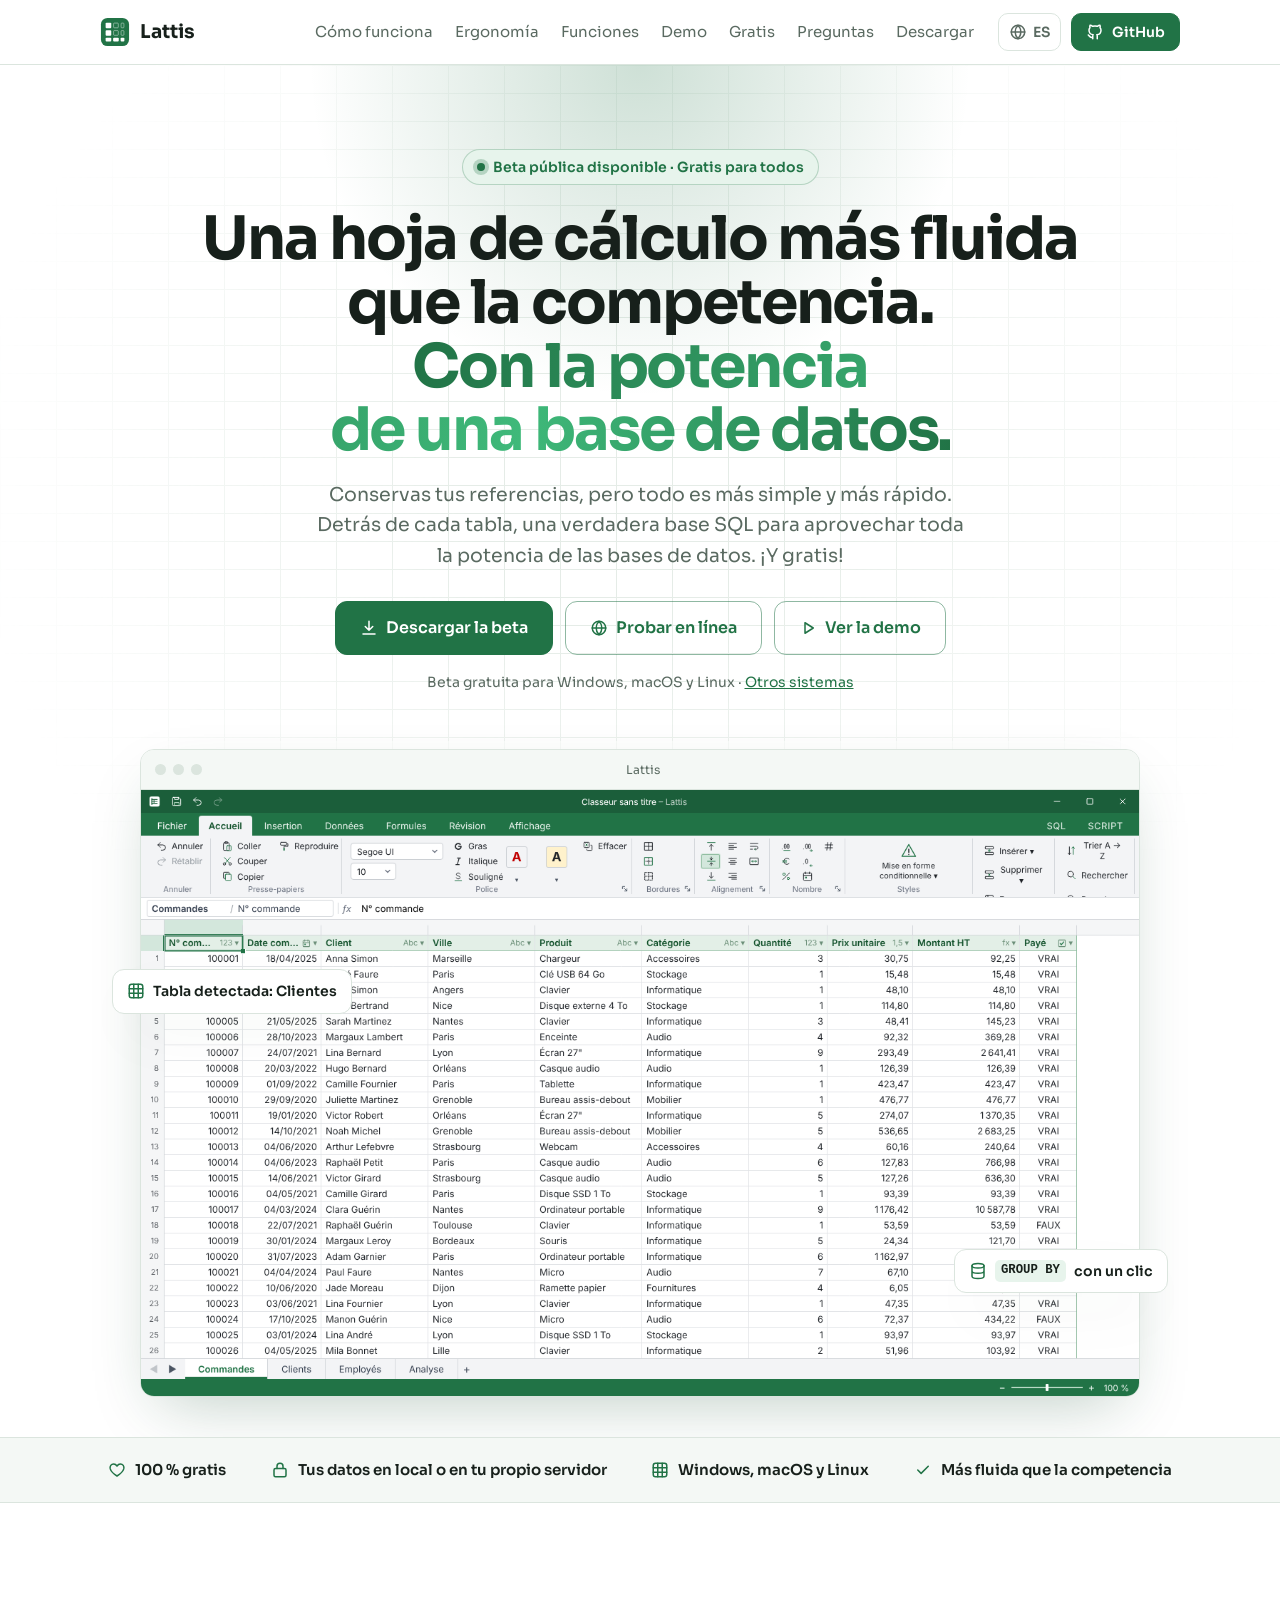
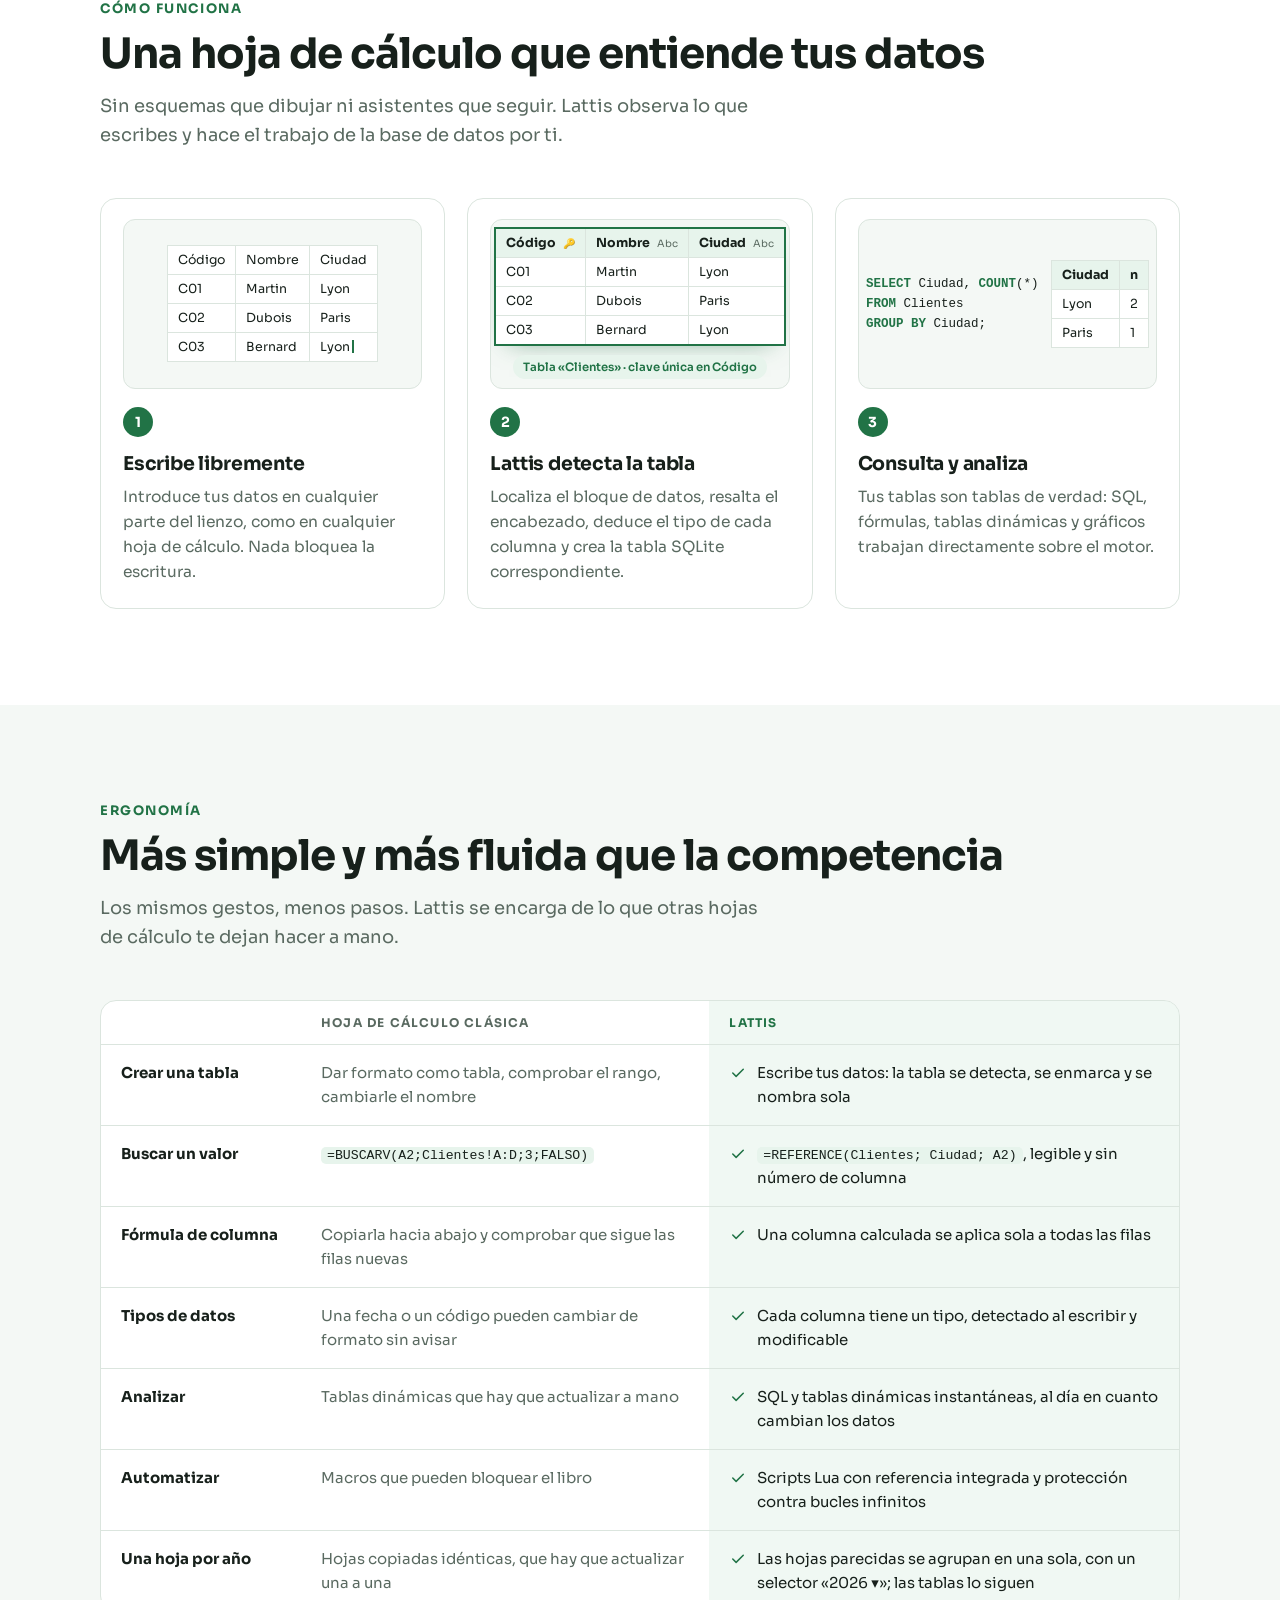
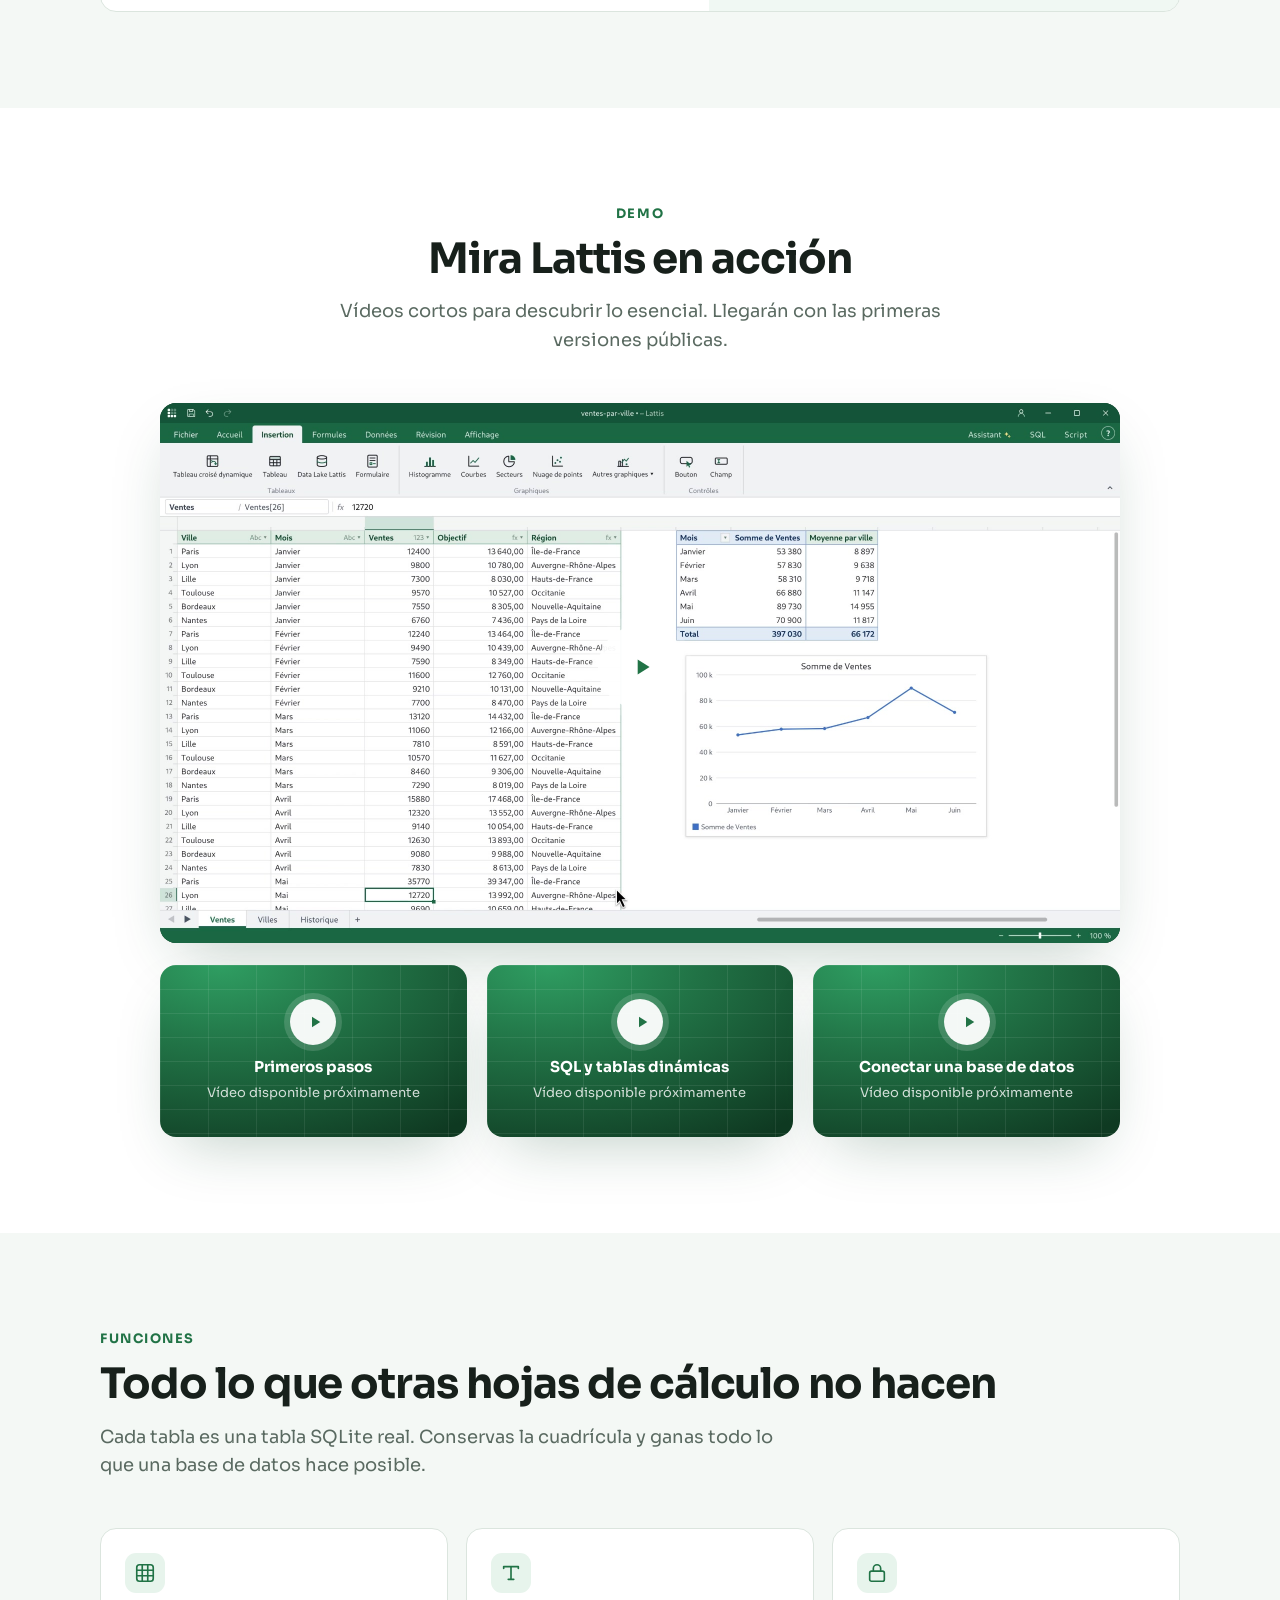
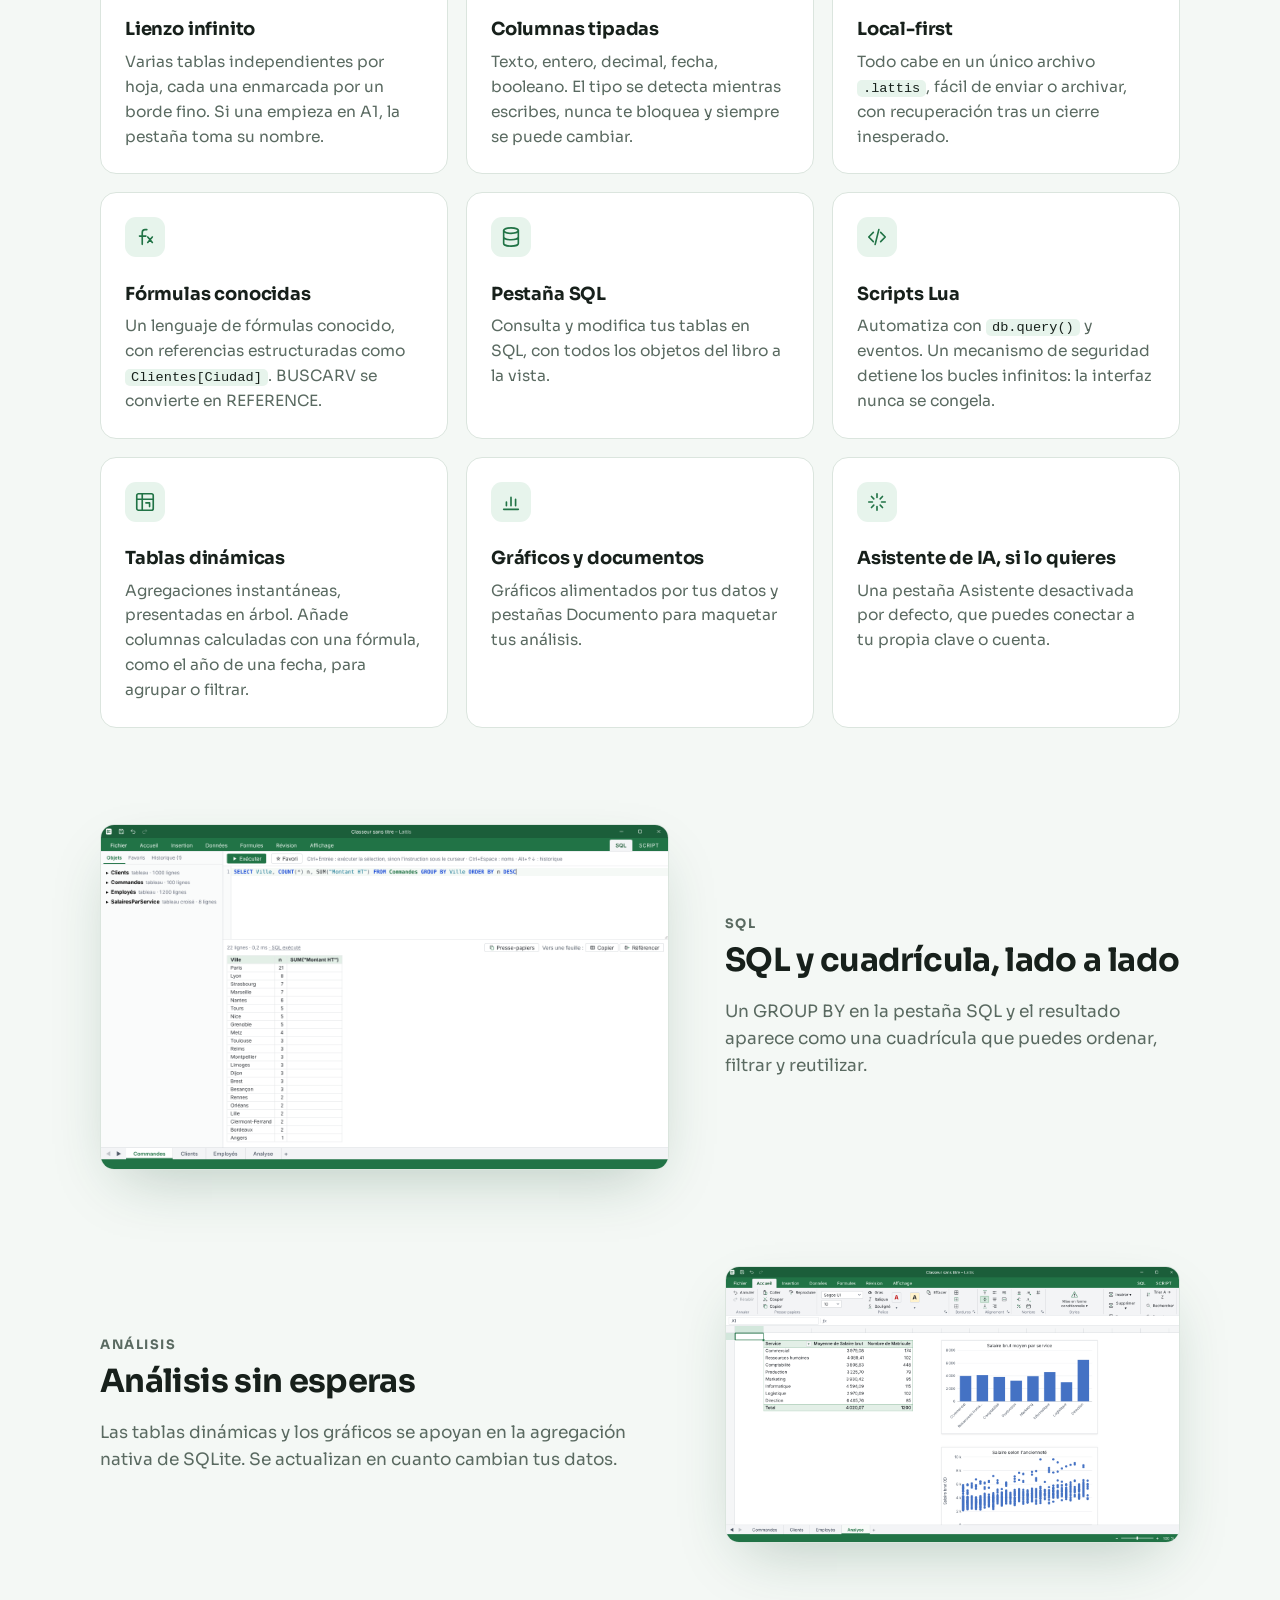
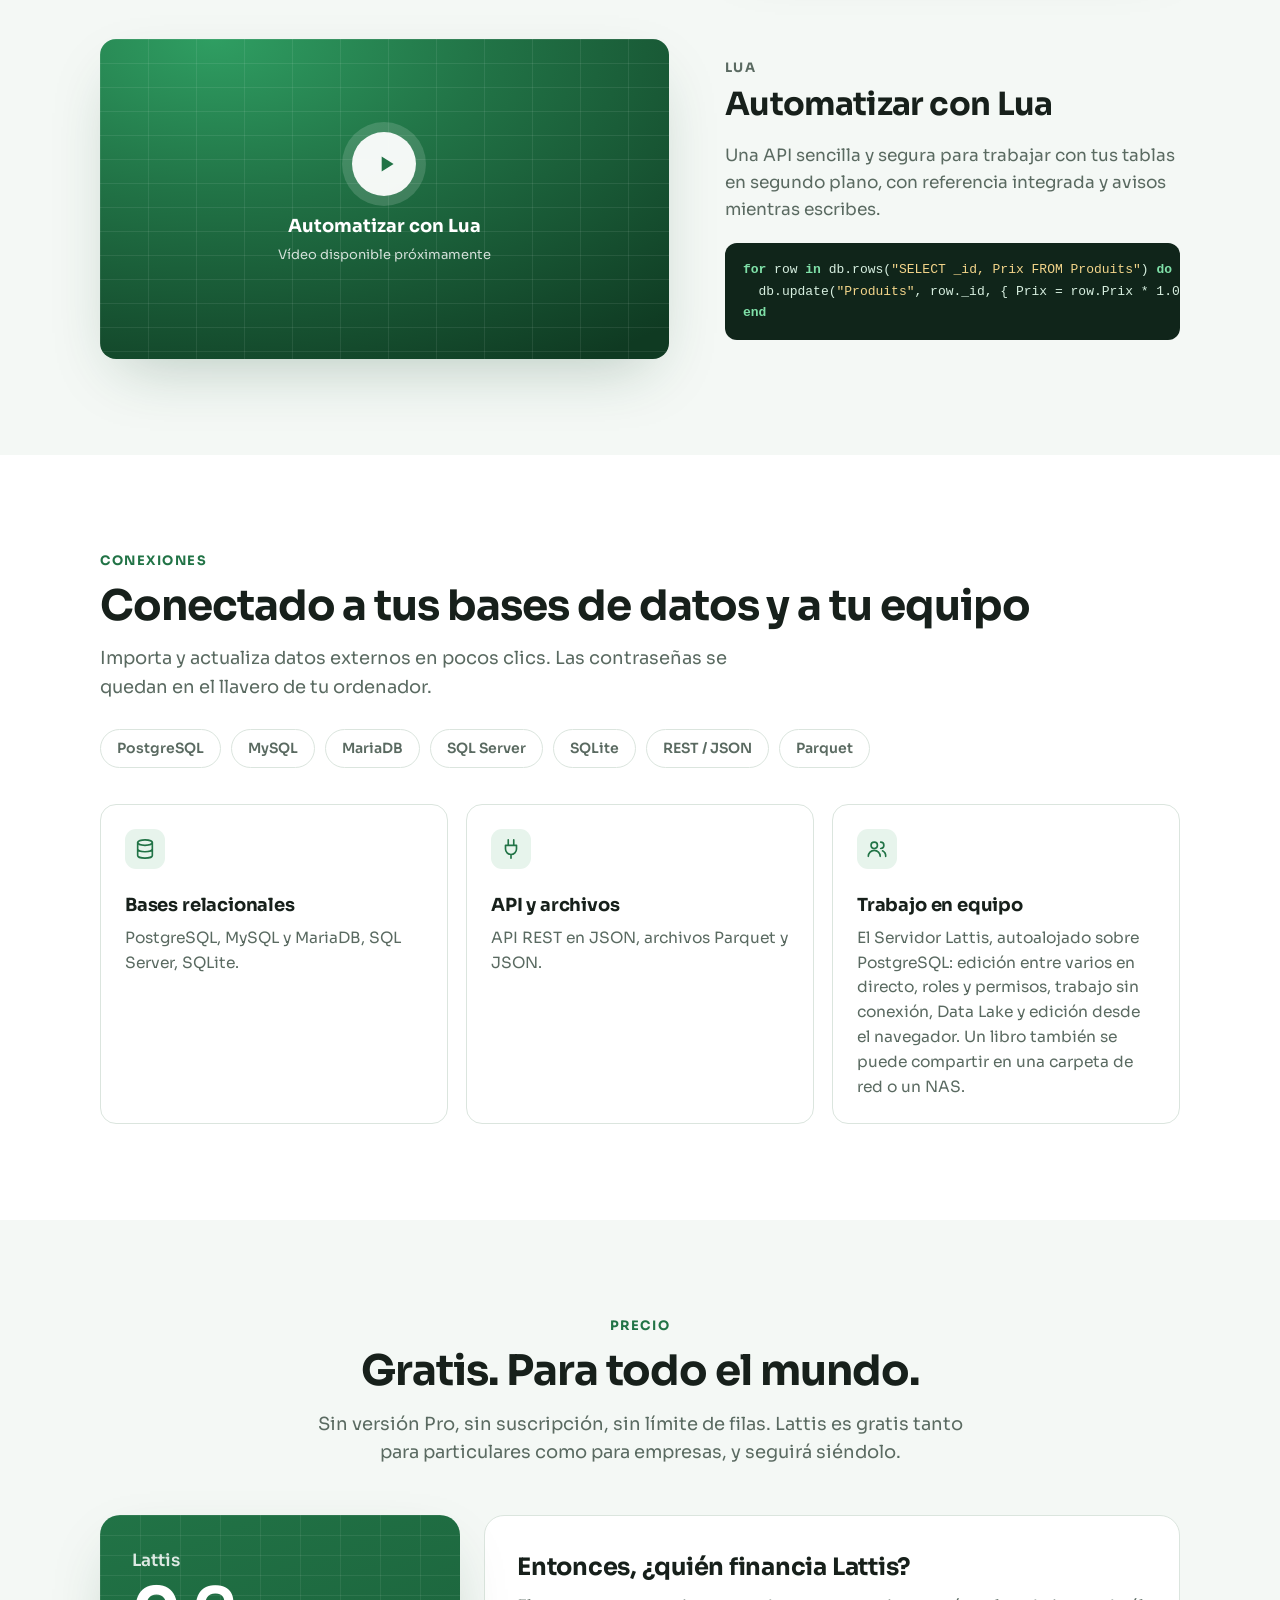
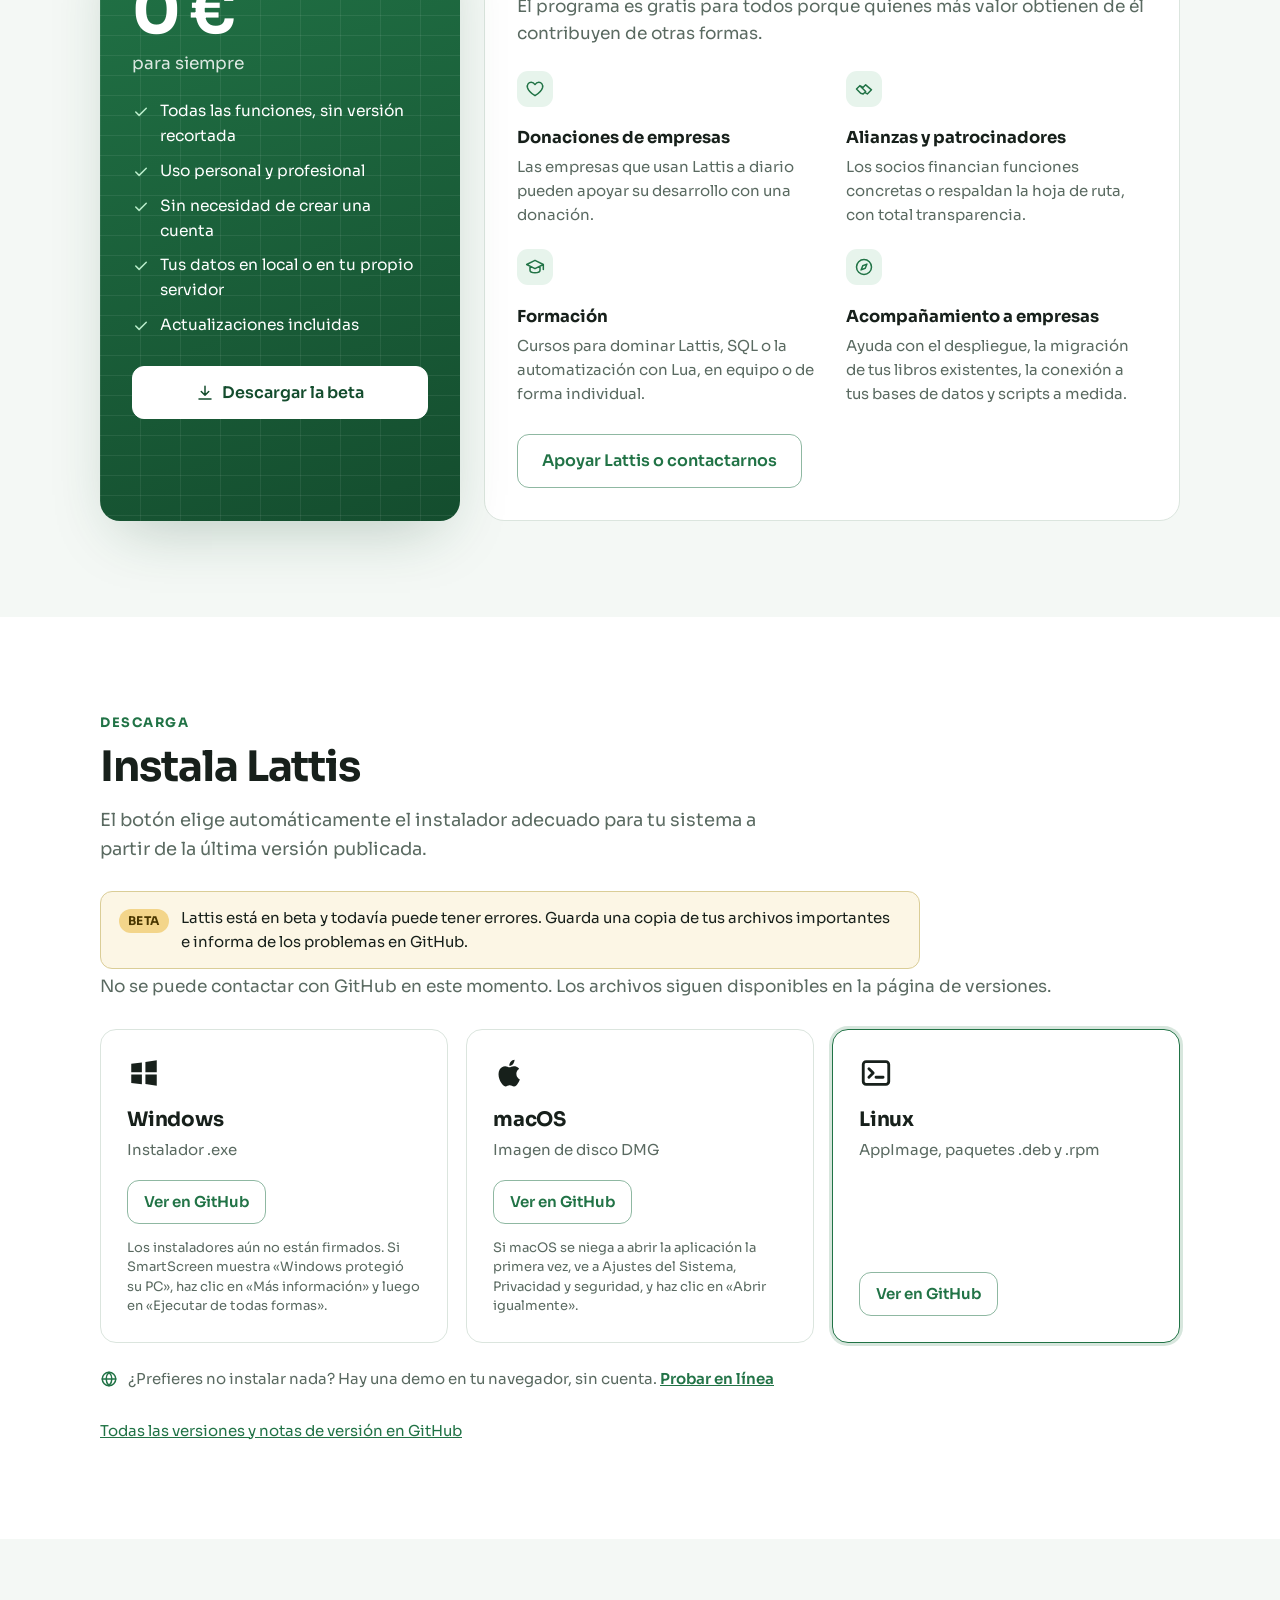
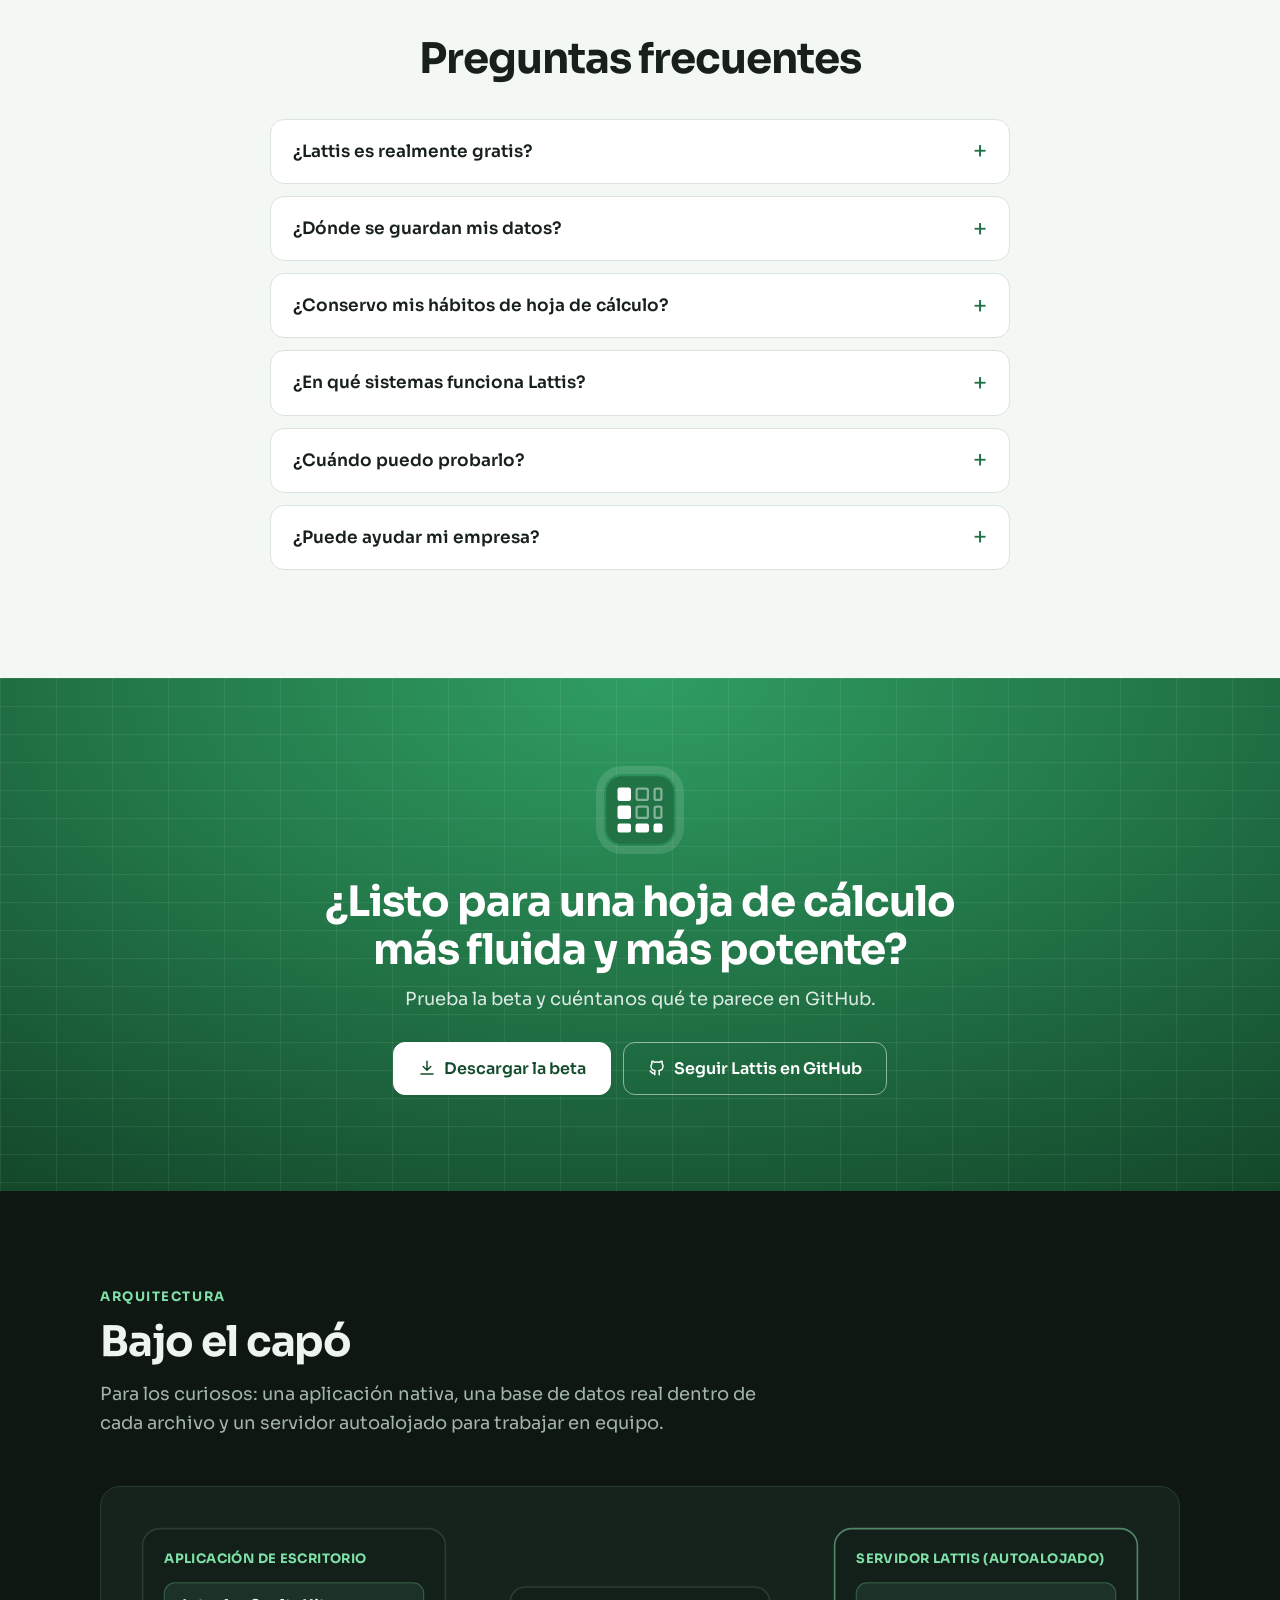
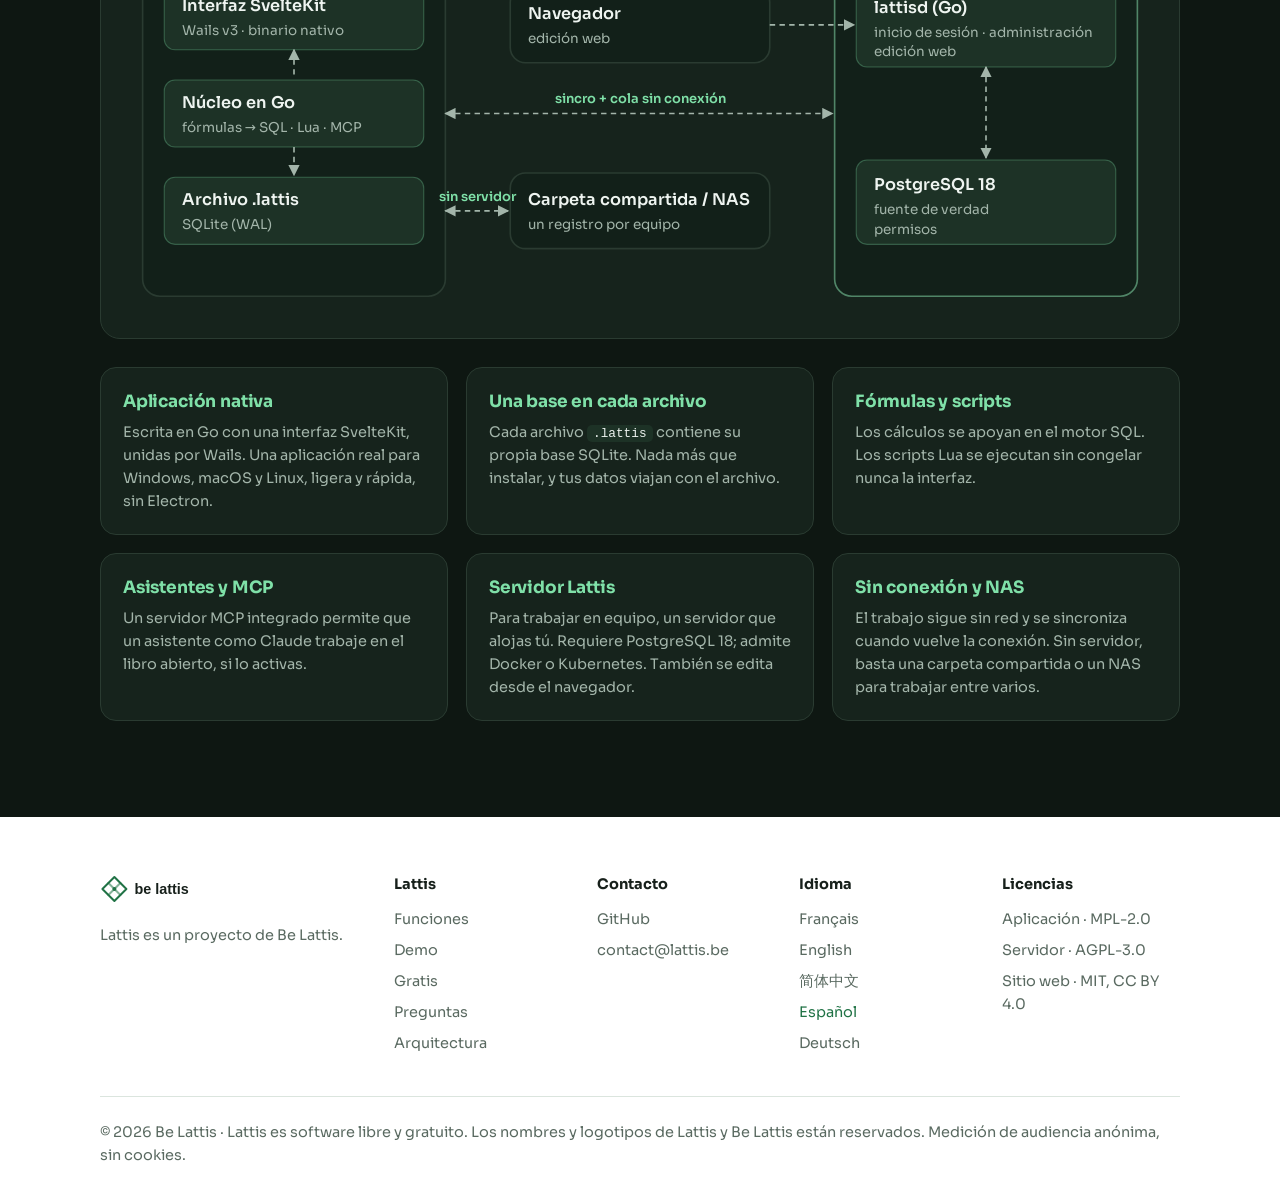
<file: es/index.html>
<!doctype html>
<html lang="es">
<head>
<meta charset="utf-8">
<meta name="viewport" content="width=device-width,initial-scale=1">
<title>Lattis, la hoja de cálculo gratuita y fluida, con la potencia de una base de datos</title>
<meta name="description" content="Lattis es una hoja de cálculo de escritorio gratuita, más fluida que la competencia, que añade todo lo que sabe hacer una base de datos: SQL, tablas dinámicas instantáneas, conexiones a tus bases, trabajo en equipo y scripts Lua.">
<link rel="canonical" href="https://www.lattis.be/es/">
<link rel="alternate" hreflang="fr" href="https://www.lattis.be/">
<link rel="alternate" hreflang="en" href="https://www.lattis.be/en/">
<link rel="alternate" hreflang="zh" href="https://www.lattis.be/zh/">
<link rel="alternate" hreflang="es" href="https://www.lattis.be/es/">
<link rel="alternate" hreflang="de" href="https://www.lattis.be/de/">
<link rel="alternate" hreflang="x-default" href="https://www.lattis.be/">
<meta property="og:title" content="Lattis, la hoja de cálculo gratuita y fluida, con la potencia de una base de datos">
<meta property="og:description" content="Lattis es una hoja de cálculo de escritorio gratuita, más fluida que la competencia, que añade todo lo que sabe hacer una base de datos: SQL, tablas dinámicas instantáneas, conexiones a tus bases, trabajo en equipo y scripts Lua.">
<meta property="og:image" content="https://www.lattis.be/assets/11-demo-ouverture.png">
<meta property="og:locale" content="es_ES">
<meta name="theme-color" content="#217346">
<link rel="icon" type="image/svg+xml" href="../favicon.svg">
<link rel="preconnect" href="https://fonts.googleapis.com"><link rel="preconnect" href="https://fonts.gstatic.com" crossorigin>
<link rel="stylesheet" href="https://fonts.googleapis.com/css2?family=Sora:wght@400;500;600;700&display=swap">
<link rel="stylesheet" href="../style.css">
<script defer src="https://umami.triboulin.fr/script.js" data-website-id="b6e283b5-1533-4292-bc06-e1d77cc3cb3a"></script>

</head>
<body>
<svg width="0" height="0" style="position:absolute" aria-hidden="true">
<symbol id="i-grid" viewBox="0 0 24 24"><rect x="3" y="3" width="18" height="18" rx="3"/><path d="M3 9h18M3 15h18M9 3v18M15 3v18"/></symbol>
<symbol id="i-type" viewBox="0 0 24 24"><path d="M4 7V5h16v2M9 19h6M12 5v14"/></symbol>
<symbol id="i-lock" viewBox="0 0 24 24"><rect x="4" y="10" width="16" height="11" rx="2"/><path d="M8 10V7a4 4 0 0 1 8 0v3"/></symbol>
<symbol id="i-fx" viewBox="0 0 24 24"><path d="M14 4h-2a3 3 0 0 0-3 3v13M6 11h7M15 12l5 6M20 12l-5 6"/></symbol>
<symbol id="i-db" viewBox="0 0 24 24"><ellipse cx="12" cy="5" rx="8" ry="3"/><path d="M4 5v14c0 1.7 3.6 3 8 3s8-1.3 8-3V5M4 12c0 1.7 3.6 3 8 3s8-1.3 8-3"/></symbol>
<symbol id="i-code" viewBox="0 0 24 24"><path d="m8 7-5 5 5 5M16 7l5 5-5 5M14 4l-4 16"/></symbol>
<symbol id="i-pivot" viewBox="0 0 24 24"><rect x="3" y="3" width="18" height="18" rx="2"/><path d="M3 9h18M9 3v18M13 13h4v4"/></symbol>
<symbol id="i-chart" viewBox="0 0 24 24"><path d="M4 20h16M7 16v-4M12 16V7M17 16v-7"/></symbol>
<symbol id="i-spark" viewBox="0 0 24 24"><path d="M12 3v4M12 17v4M3 12h4M17 12h4M6 6l2.5 2.5M15.5 15.5 18 18M6 18l2.5-2.5M15.5 8.5 18 6"/></symbol>
<symbol id="i-plug" viewBox="0 0 24 24"><path d="M9 2v6M15 2v6M6 8h12v4a6 6 0 0 1-12 0zM12 18v4"/></symbol>
<symbol id="i-cloud" viewBox="0 0 24 24"><path d="M7 18a5 5 0 1 1 1-9.9A6 6 0 0 1 19.5 10 4 4 0 0 1 18 18z"/></symbol>
<symbol id="i-users" viewBox="0 0 24 24"><circle cx="9" cy="8" r="3.5"/><path d="M2.5 20a6.5 6.5 0 0 1 13 0M16 4.5a3.5 3.5 0 0 1 0 7M18 14a6.5 6.5 0 0 1 3.5 6"/></symbol>
<symbol id="i-heart" viewBox="0 0 24 24"><path d="M12 20s-7.5-4.6-9-9.5C2 6.9 4.3 4 7.5 4c2 0 3.5 1.2 4.5 2.7C13 5.2 14.5 4 16.5 4 19.7 4 22 6.9 21 10.5 19.5 15.4 12 20 12 20z"/></symbol>
<symbol id="i-hand" viewBox="0 0 24 24"><path d="M3 12l4-4 4 2 3-3 7 6-5 5-3-2-2 2-3-1zM7 8l7 7"/></symbol>
<symbol id="i-cap" viewBox="0 0 24 24"><path d="M2 9l10-5 10 5-10 5zM6 11v5c0 1.7 2.7 3 6 3s6-1.3 6-3v-5M22 9v6"/></symbol>
<symbol id="i-compass" viewBox="0 0 24 24"><circle cx="12" cy="12" r="9"/><path d="m15.5 8.5-2 5-5 2 2-5z"/></symbol>
<symbol id="i-check" viewBox="0 0 24 24"><path d="m5 12 4.5 4.5L19 7"/></symbol>
<symbol id="i-play" viewBox="0 0 24 24"><path d="M8 5v14l11-7z"/></symbol>
<symbol id="i-down" viewBox="0 0 24 24"><path d="M12 3v12M7 10l5 5 5-5M4 20h16"/></symbol>
<symbol id="i-win" viewBox="0 0 24 24"><path d="M3 5.5 10.5 4.5v7H3zM13 4.2 21 3v8.5h-8zM3 13h7.5v7L3 19zM13 13h8v8l-8-1.2z"/></symbol>
<symbol id="i-apple" viewBox="0 0 24 24"><path d="M16.5 12.6c0-2.4 2-3.5 2-3.6-1.1-1.6-2.8-1.8-3.4-1.8-1.4-.2-2.8.8-3.5.8s-1.8-.8-3-.8C7 7.2 5.5 8.1 4.7 9.6c-1.7 2.9-.4 7.2 1.2 9.5.8 1.1 1.7 2.4 2.9 2.4 1.2 0 1.6-.8 3-.8s1.8.8 3 .8c1.3 0 2.1-1.2 2.8-2.3.9-1.3 1.3-2.6 1.3-2.7 0 0-2.4-.9-2.4-3.9zM14.2 5.6c.6-.8 1.1-1.9 1-3-.9 0-2.1.6-2.7 1.4-.6.7-1.1 1.8-1 2.9 1 .1 2.1-.5 2.7-1.3z"/></symbol>
<symbol id="i-linux" viewBox="0 0 24 24"><rect x="3" y="4" width="18" height="16" rx="2"/><path d="m7 9 3 3-3 3M12 15h5"/></symbol>
<symbol id="i-globe" viewBox="0 0 24 24"><circle cx="12" cy="12" r="9"/><path d="M3 12h18M12 3c2.5 2.5 3.8 5.5 3.8 9s-1.3 6.5-3.8 9c-2.5-2.5-3.8-5.5-3.8-9S9.5 5.5 12 3z"/></symbol>
<symbol id="i-gh" viewBox="0 0 24 24"><path d="M9 19c-4.3 1.4-4.3-2.5-6-3m12 5v-3.5c0-1 .1-1.4-.5-2 2.8-.3 5.5-1.4 5.5-6a4.6 4.6 0 0 0-1.3-3.2 4.2 4.2 0 0 0-.1-3.2s-1.1-.3-3.5 1.3a12.3 12.3 0 0 0-6.2 0C6.5 2.8 5.4 3.1 5.4 3.1a4.2 4.2 0 0 0-.1 3.2A4.6 4.6 0 0 0 4 9.5c0 4.6 2.7 5.7 5.5 6-.6.6-.6 1.2-.5 2V21"/></symbol>
</svg>

<header class="top"><div class="w">
<a class="brand" href="../es/"><img src="../assets/lattis-icone.svg" alt="" width="30" height="30">Lattis</a>
<nav class="nav">
<a href="#comment">Cómo funciona</a><a href="#ergonomie">Ergonomía</a><a href="#fonctions">Funciones</a><a href="#demo">Demo</a><a href="#gratuit">Gratis</a><a href="#faq">Preguntas</a><a href="#telecharger">Descargar</a>
</nav>
<div class="tools">
<details class="lang"><summary aria-label="Idioma"><svg class="ico"><use href="#i-globe"/></svg><span>ES</span></summary>
<div class="menu"><a href="../" hreflang="fr" lang="fr" data-lang="fr">Français</a><a href="../en/" hreflang="en" lang="en" data-lang="en">English</a><a href="../zh/" hreflang="zh" lang="zh" data-lang="zh">简体中文</a><a href="../es/" hreflang="es" lang="es" data-lang="es" aria-current="true">Español</a><a href="../de/" hreflang="de" lang="de" data-lang="de">Deutsch</a></div></details>
<a class="btn sm" href="https://github.com/Be-Lattis/lattis-app"><svg class="ico"><use href="#i-gh"/></svg><span>GitHub</span></a>
</div>
</div></header>

<main>
<section class="hero">
<div class="bg-grid" aria-hidden="true"></div>
<div class="w">
<span class="badge"><span class="dot"></span>Beta pública disponible · Gratis para todos</span>
<h1>Una hoja de cálculo más fluida que la competencia.<br><span class="accent">Con la potencia<br class="hbr">de una base de datos.</span></h1>
<p class="sub">Conservas tus referencias, pero todo es más simple y más rápido. Detrás de cada tabla, una verdadera base SQL para aprovechar toda la potencia de las bases de datos. ¡Y gratis!</p>
<div class="ctas">
<a class="btn" id="dl-hero" href="#telecharger"><svg class="ico"><use href="#i-down"/></svg><span>Descargar la beta</span></a>
<a class="btn ghost" href="https://main.lattis.be/demo/"><svg class="ico"><use href="#i-globe"/></svg>Probar en línea</a>
<a class="btn ghost" href="#demo"><svg class="ico"><use href="#i-play"/></svg>Ver la demo</a>
</div>
<p class="dlnote" id="dl-note">Beta gratuita para Windows, macOS y Linux · <a href="#telecharger">Otros sistemas</a></p>
<div class="stage">
<div class="window">
<div class="bar"><i></i><i></i><i></i><span>Lattis</span></div>
<img src="../assets/11-demo-ouverture.png" alt="Captura de Lattis: varias tablas en una misma hoja" width="1440" height="860">
</div>
<div class="chip c1"><svg class="ico"><use href="#i-grid"/></svg>Tabla detectada: Clientes</div>
<div class="chip c2"><svg class="ico"><use href="#i-db"/></svg><code>GROUP BY</code> con un clic</div>
</div>
</div>
</section>

<div class="strip"><div class="w">
<span><svg class="ico"><use href="#i-heart"/></svg>100 % gratis</span>
<span><svg class="ico"><use href="#i-lock"/></svg>Tus datos en local o en tu propio servidor</span>
<span><svg class="ico"><use href="#i-grid"/></svg>Windows, macOS y Linux</span>
<span><svg class="ico"><use href="#i-check"/></svg>Más fluida que la competencia</span>
</div></div>

<section id="comment"><div class="w">
<p class="kicker">Cómo funciona</p>
<h2>Una hoja de cálculo que entiende tus datos</h2>
<p class="lead">Sin esquemas que dibujar ni asistentes que seguir. Lattis observa lo que escribes y hace el trabajo de la base de datos por ti.</p>
<div class="steps">
<div class="step">
<div class="ill">
<table class="mini"><tr><td>Código</td><td>Nombre</td><td>Ciudad</td></tr><tr><td>C01</td><td>Martin</td><td>Lyon</td></tr><tr><td>C02</td><td>Dubois</td><td>Paris</td></tr><tr><td>C03</td><td>Bernard</td><td>Lyon<span class="caret"></span></td></tr></table>
</div>
<span class="num">1</span><h3>Escribe libremente</h3><p>Introduce tus datos en cualquier parte del lienzo, como en cualquier hoja de cálculo. Nada bloquea la escritura.</p>
</div>
<div class="step">
<div class="ill">
<table class="mini on"><tr><th>Código <small>🔑</small></th><th>Nombre <small>Abc</small></th><th>Ciudad <small>Abc</small></th></tr><tr><td>C01</td><td>Martin</td><td>Lyon</td></tr><tr><td>C02</td><td>Dubois</td><td>Paris</td></tr><tr><td>C03</td><td>Bernard</td><td>Lyon</td></tr></table>
<span class="tag">Tabla «Clientes» · clave única en Código</span>
</div>
<span class="num">2</span><h3>Lattis detecta la tabla</h3><p>Localiza el bloque de datos, resalta el encabezado, deduce el tipo de cada columna y crea la tabla SQLite correspondiente.</p>
</div>
<div class="step">
<div class="ill code">
<pre><b>SELECT</b> Ciudad, <b>COUNT</b>(*)
<b>FROM</b> Clientes
<b>GROUP BY</b> Ciudad;</pre>
<table class="mini res"><tr><th>Ciudad</th><th>n</th></tr><tr><td>Lyon</td><td>2</td></tr><tr><td>Paris</td><td>1</td></tr></table>
</div>
<span class="num">3</span><h3>Consulta y analiza</h3><p>Tus tablas son tablas de verdad: SQL, fórmulas, tablas dinámicas y gráficos trabajan directamente sobre el motor.</p>
</div>
</div>
</div></section>

<section class="alt" id="ergonomie"><div class="w">
<p class="kicker">Ergonomía</p>
<h2>Más simple y más fluida que la competencia</h2>
<p class="lead">Los mismos gestos, menos pasos. Lattis se encarga de lo que otras hojas de cálculo te dejan hacer a mano.</p>
<div class="ergo">
<div class="erow head"><span></span><span class="ex">Hoja de cálculo clásica</span><span class="el">Lattis</span></div>
<div class="erow"><span class="ek">Crear una tabla</span><span class="ex" data-l="Hoja de cálculo clásica">Dar formato como tabla, comprobar el rango, cambiarle el nombre</span><span class="el"><svg class="ico"><use href="#i-check"/></svg><span>Escribe tus datos: la tabla se detecta, se enmarca y se nombra sola</span></span></div>
<div class="erow"><span class="ek">Buscar un valor</span><span class="ex" data-l="Hoja de cálculo clásica"><code>=BUSCARV(A2;Clientes!A:D;3;FALSO)</code></span><span class="el"><svg class="ico"><use href="#i-check"/></svg><span><code>=REFERENCE(Clientes; Ciudad; A2)</code>, legible y sin número de columna</span></span></div>
<div class="erow"><span class="ek">Fórmula de columna</span><span class="ex" data-l="Hoja de cálculo clásica">Copiarla hacia abajo y comprobar que sigue las filas nuevas</span><span class="el"><svg class="ico"><use href="#i-check"/></svg><span>Una columna calculada se aplica sola a todas las filas</span></span></div>
<div class="erow"><span class="ek">Tipos de datos</span><span class="ex" data-l="Hoja de cálculo clásica">Una fecha o un código pueden cambiar de formato sin avisar</span><span class="el"><svg class="ico"><use href="#i-check"/></svg><span>Cada columna tiene un tipo, detectado al escribir y modificable</span></span></div>
<div class="erow"><span class="ek">Analizar</span><span class="ex" data-l="Hoja de cálculo clásica">Tablas dinámicas que hay que actualizar a mano</span><span class="el"><svg class="ico"><use href="#i-check"/></svg><span>SQL y tablas dinámicas instantáneas, al día en cuanto cambian los datos</span></span></div>
<div class="erow"><span class="ek">Automatizar</span><span class="ex" data-l="Hoja de cálculo clásica">Macros que pueden bloquear el libro</span><span class="el"><svg class="ico"><use href="#i-check"/></svg><span>Scripts Lua con referencia integrada y protección contra bucles infinitos</span></span></div>
<div class="erow"><span class="ek">Una hoja por año</span><span class="ex" data-l="Hoja de cálculo clásica">Hojas copiadas idénticas, que hay que actualizar una a una</span><span class="el"><svg class="ico"><use href="#i-check"/></svg><span>Las hojas parecidas se agrupan en una sola, con un selector «2026 ▾»; las tablas lo siguen</span></span></div>
</div>
</div></section>

<section id="demo"><div class="w">
<p class="kicker">Demo</p>
<h2>Mira Lattis en acción</h2>
<p class="lead">Vídeos cortos para descubrir lo esencial. Llegarán con las primeras versiones públicas.</p>
<div class="video main has-video yt" data-yt="8Ql5Kieguu8">
<a class="ytbtn" href="https://youtu.be/8Ql5Kieguu8" aria-label="Lattis en 2 minutos (YouTube)">
<img src="../assets/video/en/poster.jpg" alt="" loading="lazy" width="1280" height="720">
<span class="play"><svg><use href="#i-play"/></svg></span>
</a>
</div>
<div class="vids">
<div class="video" role="img" aria-label="Primeros pasos (Vídeo disponible próximamente)"><div class="vgrid" aria-hidden="true"></div><span class="play"><svg><use href="#i-play"/></svg></span><strong>Primeros pasos</strong><em>Vídeo disponible próximamente</em></div>
<div class="video" role="img" aria-label="SQL y tablas dinámicas (Vídeo disponible próximamente)"><div class="vgrid" aria-hidden="true"></div><span class="play"><svg><use href="#i-play"/></svg></span><strong>SQL y tablas dinámicas</strong><em>Vídeo disponible próximamente</em></div>
<div class="video" role="img" aria-label="Conectar una base de datos (Vídeo disponible próximamente)"><div class="vgrid" aria-hidden="true"></div><span class="play"><svg><use href="#i-play"/></svg></span><strong>Conectar una base de datos</strong><em>Vídeo disponible próximamente</em></div>
</div>
</div></section>

<section class="alt" id="fonctions"><div class="w">
<p class="kicker">Funciones</p>
<h2>Todo lo que otras hojas de cálculo no hacen</h2>
<p class="lead">Cada tabla es una tabla SQLite real. Conservas la cuadrícula y ganas todo lo que una base de datos hace posible.</p>
<div class="feats">
<div class="feat"><svg class="fi"><use href="#i-grid"/></svg><h3>Lienzo infinito</h3><p>Varias tablas independientes por hoja, cada una enmarcada por un borde fino. Si una empieza en A1, la pestaña toma su nombre.</p></div>
<div class="feat"><svg class="fi"><use href="#i-type"/></svg><h3>Columnas tipadas</h3><p>Texto, entero, decimal, fecha, booleano. El tipo se detecta mientras escribes, nunca te bloquea y siempre se puede cambiar.</p></div>
<div class="feat"><svg class="fi"><use href="#i-lock"/></svg><h3>Local-first</h3><p>Todo cabe en un único archivo <code>.lattis</code>, fácil de enviar o archivar, con recuperación tras un cierre inesperado.</p></div>
<div class="feat"><svg class="fi"><use href="#i-fx"/></svg><h3>Fórmulas conocidas</h3><p>Un lenguaje de fórmulas conocido, con referencias estructuradas como <code>Clientes[Ciudad]</code>. BUSCARV se convierte en REFERENCE.</p></div>
<div class="feat"><svg class="fi"><use href="#i-db"/></svg><h3>Pestaña SQL</h3><p>Consulta y modifica tus tablas en SQL, con todos los objetos del libro a la vista.</p></div>
<div class="feat"><svg class="fi"><use href="#i-code"/></svg><h3>Scripts Lua</h3><p>Automatiza con <code>db.query()</code> y eventos. Un mecanismo de seguridad detiene los bucles infinitos: la interfaz nunca se congela.</p></div>
<div class="feat"><svg class="fi"><use href="#i-pivot"/></svg><h3>Tablas dinámicas</h3><p>Agregaciones instantáneas, presentadas en árbol. Añade columnas calculadas con una fórmula, como el año de una fecha, para agrupar o filtrar.</p></div>
<div class="feat"><svg class="fi"><use href="#i-chart"/></svg><h3>Gráficos y documentos</h3><p>Gráficos alimentados por tus datos y pestañas Documento para maquetar tus análisis.</p></div>
<div class="feat"><svg class="fi"><use href="#i-spark"/></svg><h3>Asistente de IA, si lo quieres</h3><p>Una pestaña Asistente desactivada por defecto, que puedes conectar a tu propia clave o cuenta.</p></div>
</div>

<div class="show">
<div class="shot"><img src="../assets/19-sql-resultat.png" alt="Pestaña SQL de Lattis con un resultado en forma de cuadrícula" loading="lazy" width="1440" height="860"></div>
<div><p class="kicker">SQL</p><h3>SQL y cuadrícula, lado a lado</h3><p>Un GROUP BY en la pestaña SQL y el resultado aparece como una cuadrícula que puedes ordenar, filtrar y reutilizar.</p></div>
</div>
<div class="show rev">
<div class="shot"><img src="../assets/15-analyse.png" alt="Tabla dinámica y gráfico en Lattis" loading="lazy" width="1440" height="860"></div>
<div><p class="kicker">Análisis</p><h3>Análisis sin esperas</h3><p>Las tablas dinámicas y los gráficos se apoyan en la agregación nativa de SQLite. Se actualizan en cuanto cambian tus datos.</p></div>
</div>
<div class="show">
<div class="video" role="img" aria-label="Automatizar con Lua (Vídeo disponible próximamente)"><div class="vgrid" aria-hidden="true"></div><span class="play"><svg><use href="#i-play"/></svg></span><strong>Automatizar con Lua</strong><em>Vídeo disponible próximamente</em></div>
<div><p class="kicker">Lua</p><h3>Automatizar con Lua</h3><p>Una API sencilla y segura para trabajar con tus tablas en segundo plano, con referencia integrada y avisos mientras escribes.</p>
<pre class="snippet"><b>for</b> row <b>in</b> db.rows(<i>"SELECT _id, Prix FROM Produits"</i>) <b>do</b>
  db.update(<i>"Produits"</i>, row._id, { Prix = row.Prix * 1.03 })
<b>end</b></pre></div>
</div>
</div></section>

<section id="connexions"><div class="w">
<p class="kicker">Conexiones</p>
<h2>Conectado a tus bases de datos y a tu equipo</h2>
<p class="lead">Importa y actualiza datos externos en pocos clics. Las contraseñas se quedan en el llavero de tu ordenador.</p>
<div class="logos"><span>PostgreSQL</span><span>MySQL</span><span>MariaDB</span><span>SQL Server</span><span>SQLite</span><span>REST / JSON</span><span>Parquet</span></div>
<div class="feats three">
<div class="feat"><svg class="fi"><use href="#i-db"/></svg><h3>Bases relacionales</h3><p>PostgreSQL, MySQL y MariaDB, SQL Server, SQLite.</p></div>
<div class="feat"><svg class="fi"><use href="#i-plug"/></svg><h3>API y archivos</h3><p>API REST en JSON, archivos Parquet y JSON.</p></div>
<div class="feat"><svg class="fi"><use href="#i-users"/></svg><h3>Trabajo en equipo</h3><p>El Servidor Lattis, autoalojado sobre PostgreSQL: edición entre varios en directo, roles y permisos, trabajo sin conexión, Data Lake y edición desde el navegador. Un libro también se puede compartir en una carpeta de red o un NAS.</p></div>
</div>
</div></section>

<section class="alt" id="gratuit"><div class="w">
<p class="kicker">Precio</p>
<h2>Gratis. Para todo el mundo.</h2>
<p class="lead">Sin versión Pro, sin suscripción, sin límite de filas. Lattis es gratis tanto para particulares como para empresas, y seguirá siéndolo.</p>
<div class="pricing">
<div class="plan">
<p class="pname">Lattis</p>
<p class="amount">0 €</p>
<p class="per">para siempre</p>
<ul>
<li><svg class="ico"><use href="#i-check"/></svg>Todas las funciones, sin versión recortada</li>
<li><svg class="ico"><use href="#i-check"/></svg>Uso personal y profesional</li>
<li><svg class="ico"><use href="#i-check"/></svg>Sin necesidad de crear una cuenta</li>
<li><svg class="ico"><use href="#i-check"/></svg>Tus datos en local o en tu propio servidor</li>
<li><svg class="ico"><use href="#i-check"/></svg>Actualizaciones incluidas</li>
</ul>
<a class="btn wide light" href="#telecharger"><svg class="ico"><use href="#i-down"/></svg>Descargar la beta</a>
</div>
<div class="fund">
<h3>Entonces, ¿quién financia Lattis?</h3>
<p class="fsub">El programa es gratis para todos porque quienes más valor obtienen de él contribuyen de otras formas.</p>
<div class="fgrid">
<div><svg class="fi"><use href="#i-heart"/></svg><h4>Donaciones de empresas</h4><p>Las empresas que usan Lattis a diario pueden apoyar su desarrollo con una donación.</p></div>
<div><svg class="fi"><use href="#i-hand"/></svg><h4>Alianzas y patrocinadores</h4><p>Los socios financian funciones concretas o respaldan la hoja de ruta, con total transparencia.</p></div>
<div><svg class="fi"><use href="#i-cap"/></svg><h4>Formación</h4><p>Cursos para dominar Lattis, SQL o la automatización con Lua, en equipo o de forma individual.</p></div>
<div><svg class="fi"><use href="#i-compass"/></svg><h4>Acompañamiento a empresas</h4><p>Ayuda con el despliegue, la migración de tus libros existentes, la conexión a tus bases de datos y scripts a medida.</p></div>
</div>
<a class="btn ghost" href="mailto:contact@lattis.be?subject=Lattis">Apoyar Lattis o contactarnos</a>
</div>
</div>
</div></section>

<section id="telecharger"><div class="w">
<p class="kicker">Descarga</p>
<h2>Instala Lattis</h2>
<p class="lead">El botón elige automáticamente el instalador adecuado para tu sistema a partir de la última versión publicada.</p>
<div class="betanote"><span class="pill">Beta</span><p>Lattis está en beta y todavía puede tener errores. Guarda una copia de tus archivos importantes e informa de los problemas en GitHub.</p></div>
<p class="dlstate" id="dl-state">Buscando la última versión…</p>
<div class="oses">
<div class="os" data-os="windows"><svg class="osi"><use href="#i-win"/></svg><h3>Windows</h3><p>Instalador .exe</p><div class="files" data-ext="exe,msix,msi"></div><p class="hint porthint" hidden>Versión portable: solo el ejecutable, sin instalación, por ejemplo en una memoria USB. Los archivos .lattis no se abren con doble clic y no se añade ningún acceso directo al menú Inicio. Requiere WebView2, incluido en Windows 11 y en Windows 10 actualizado.</p><p class="hint">Los instaladores aún no están firmados. Si SmartScreen muestra «Windows protegió su PC», haz clic en «Más información» y luego en «Ejecutar de todas formas».</p></div>
<div class="os" data-os="mac"><svg class="osi"><use href="#i-apple"/></svg><h3>macOS</h3><p>Imagen de disco DMG</p><div class="files" data-ext="dmg,pkg"></div><p class="hint">Si macOS se niega a abrir la aplicación la primera vez, ve a Ajustes del Sistema, Privacidad y seguridad, y haz clic en «Abrir igualmente».</p></div>
<div class="os" data-os="linux"><svg class="osi"><use href="#i-linux"/></svg><h3>Linux</h3><p>AppImage, paquetes .deb y .rpm</p><div class="files" data-ext="AppImage,deb,rpm"></div></div>
</div>
<p class="tryline"><svg class="ico"><use href="#i-globe"/></svg><span>¿Prefieres no instalar nada? Hay una demo en tu navegador, sin cuenta. <a href="https://main.lattis.be/demo/">Probar en línea</a></span></p>
<p class="allrel"><a href="https://github.com/Be-Lattis/lattis-app/releases">Todas las versiones y notas de versión en GitHub</a><a id="dl-sums" hidden>Sumas de comprobación SHA-256</a></p>
</div></section>

<section class="alt" id="faq"><div class="w narrow">
<h2>Preguntas frecuentes</h2>
<details><summary>¿Lattis es realmente gratis?</summary><p>Sí. Todas las funciones son gratuitas, para uso personal y profesional, sin suscripción ni versión Pro. El proyecto se financia con donaciones de empresas, alianzas, formación y acompañamiento.</p></details>
<details><summary>¿Dónde se guardan mis datos?</summary><p>En tu ordenador. Un libro es un archivo <code>.lattis</code> que contiene una base SQLite. Nada se envía a un servidor, salvo que tú conectes una base externa o tu propio Servidor Lattis.</p></details>
<details><summary>¿Conservo mis hábitos de hoja de cálculo?</summary><p>Sí: cinta de opciones, menús contextuales, atajos, deshacer y rehacer, fórmulas conocidas. BUSCARV incluso se convierte automáticamente en REFERENCE.</p></details>
<details><summary>¿En qué sistemas funciona Lattis?</summary><p>Windows, macOS y Linux. Es una aplicación nativa hecha en Go con Wails y SvelteKit, sin el peso de Electron.</p></details>
<details><summary>¿Cuándo puedo probarlo?</summary><p>Ya mismo: hay una primera beta disponible para Windows, macOS y Linux. El botón Descargar obtiene automáticamente la versión más reciente para tu sistema.</p></details>
<details><summary>¿Puede ayudar mi empresa?</summary><p>Con gusto: con una donación, una alianza, formación para tus equipos o un acompañamiento a medida. Escríbenos a contact@lattis.be.</p></details>
</div></section>

<section class="final"><div class="w">
<img src="../assets/lattis-icone.svg" alt="" width="72" height="72">
<h2>¿Listo para una hoja de cálculo más fluida y más potente?</h2>
<p>Prueba la beta y cuéntanos qué te parece en GitHub.</p>
<div class="ctas"><a class="btn light" href="#telecharger"><svg class="ico"><use href="#i-down"/></svg>Descargar la beta</a><a class="btn onvert" href="https://github.com/Be-Lattis/lattis-app"><svg class="ico"><use href="#i-gh"/></svg>Seguir Lattis en GitHub</a></div>
</div></section>
<section class="geek" id="architecture"><div class="w">
<p class="kicker">Arquitectura</p>
<h2>Bajo el capó</h2>
<p class="lead">Para los curiosos: una aplicación nativa, una base de datos real dentro de cada archivo y un servidor autoalojado para trabajar en equipo.</p>
<div class="archfig">
<svg viewBox="0 0 960 380" role="img" aria-label="Bajo el capó">
<defs><marker id="ar" viewBox="0 0 10 10" refX="9" refY="5" markerWidth="7" markerHeight="7" orient="auto-start-reverse"><path d="M0 0 10 5 0 10z" class="ah"/></marker></defs>
<rect class="ab" x="20" y="20" width="280" height="340" rx="16"/>
<text class="at" x="40" y="52">Aplicación de escritorio</text>
<rect class="ai" x="40" y="70" width="240" height="62" rx="10"/>
<text class="an" x="56" y="96">Interfaz SvelteKit</text><text class="as" x="56" y="118">Wails v3 · binario nativo</text>
<rect class="ai" x="40" y="160" width="240" height="62" rx="10"/>
<text class="an" x="56" y="186">Núcleo en Go</text><text class="as" x="56" y="208">fórmulas → SQL · Lua · MCP</text>
<rect class="ai" x="40" y="250" width="240" height="62" rx="10"/>
<text class="an" x="56" y="276">Archivo .lattis</text><text class="as" x="56" y="298">SQLite (WAL)</text>
<path class="al" d="M160 132v26M160 222v26" marker-end="url(#ar)" marker-start="url(#ar)"/>
<rect class="ab" x="360" y="74" width="240" height="70" rx="14"/>
<text class="an" x="376" y="104">Navegador</text><text class="as" x="376" y="126">edición web</text>
<rect class="ab" x="360" y="246" width="240" height="70" rx="14"/>
<text class="an" x="376" y="276">Carpeta compartida / NAS</text><text class="as" x="376" y="298">un registro por equipo</text>
<rect class="ab srv" x="660" y="20" width="280" height="340" rx="16"/>
<text class="at" x="680" y="52">Servidor Lattis (autoalojado)</text>
<rect class="ai" x="680" y="70" width="240" height="78" rx="10"/>
<text class="an" x="696" y="98">lattisd (Go)</text><text class="as" x="696" y="120">inicio de sesión · administración</text><text class="as" x="696" y="138">edición web</text>
<rect class="ai" x="680" y="234" width="240" height="78" rx="10"/>
<text class="an" x="696" y="262">PostgreSQL 18</text><text class="as" x="696" y="284">fuente de verdad</text><text class="as" x="696" y="302">permisos</text>
<path class="al" d="M800 148v84" marker-end="url(#ar)" marker-start="url(#ar)"/>
<path class="al" d="M300 281H358" marker-end="url(#ar)" marker-start="url(#ar)"/>
<text class="al2" x="330" y="272" text-anchor="middle">sin servidor</text>
<path class="al" d="M300 191H658" marker-end="url(#ar)" marker-start="url(#ar)"/>
<text class="al2" x="480" y="181" text-anchor="middle">sincro + cola sin conexión</text>
<path class="al" d="M600 109H678" marker-end="url(#ar)"/>
</svg>
</div>
<div class="techs">
<div><h3>Aplicación nativa</h3><p>Escrita en Go con una interfaz SvelteKit, unidas por Wails. Una aplicación real para Windows, macOS y Linux, ligera y rápida, sin Electron.</p></div>
<div><h3>Una base en cada archivo</h3><p>Cada archivo <code>.lattis</code> contiene su propia base SQLite. Nada más que instalar, y tus datos viajan con el archivo.</p></div>
<div><h3>Fórmulas y scripts</h3><p>Los cálculos se apoyan en el motor SQL. Los scripts Lua se ejecutan sin congelar nunca la interfaz.</p></div>
<div><h3>Asistentes y MCP</h3><p>Un servidor MCP integrado permite que un asistente como Claude trabaje en el libro abierto, si lo activas.</p></div>
<div><h3>Servidor Lattis</h3><p>Para trabajar en equipo, un servidor que alojas tú. Requiere PostgreSQL 18; admite Docker o Kubernetes. También se edita desde el navegador.</p></div>
<div><h3>Sin conexión y NAS</h3><p>El trabajo sigue sin red y se sincroniza cuando vuelve la conexión. Sin servidor, basta una carpeta compartida o un NAS para trabajar entre varios.</p></div>
</div>
</div></section>

</main>

<footer><div class="w">
<div class="fbrand">
<img class="light" src="../assets/be-lattis-logo-clair.svg" alt="Be Lattis" height="28"><img class="dark" src="../assets/be-lattis-logo-sombre.svg" alt="Be Lattis" height="28">
<p>Lattis es un proyecto de Be Lattis.</p>
</div>
<div class="fcols">
<div><strong>Lattis</strong><a href="#fonctions">Funciones</a><a href="#demo">Demo</a><a href="#gratuit">Gratis</a><a href="#faq">Preguntas</a><a href="#architecture">Arquitectura</a></div>
<div><strong>Contacto</strong><a href="https://github.com/Be-Lattis/lattis-app">GitHub</a><a href="mailto:contact@lattis.be">contact@lattis.be</a></div>
<div><strong>Idioma</strong><a href="../" hreflang="fr" lang="fr" data-lang="fr">Français</a><a href="../en/" hreflang="en" lang="en" data-lang="en">English</a><a href="../zh/" hreflang="zh" lang="zh" data-lang="zh">简体中文</a><a href="../es/" hreflang="es" lang="es" data-lang="es" aria-current="true">Español</a><a href="../de/" hreflang="de" lang="de" data-lang="de">Deutsch</a></div>
<div><strong>Licencias</strong><a href="https://github.com/Be-Lattis/lattis-app">Aplicación · MPL-2.0</a><a href="https://github.com/Be-Lattis/lattis-server">Servidor · AGPL-3.0</a><a href="https://github.com/Be-Lattis/website">Sitio web · MIT, CC BY 4.0</a></div>
</div>
<p class="copy">© 2026 Be Lattis · Lattis es software libre y gratuito. Los nombres y logotipos de Lattis y Be Lattis están reservados. Medición de audiencia anónima, sin cookies.</p>
</div></footer>
<script>document.querySelectorAll('[data-lang]').forEach(function(a){a.addEventListener('click',function(){try{localStorage.setItem('lattis-lang',a.dataset.lang)}catch(e){}})});document.addEventListener('click',function(e){var l=document.querySelector('.lang');if(l&&l.open&&!l.contains(e.target))l.open=false});</script>
<script>window.LATTIS_DL={for:"Descargar la beta para {os}",version:"Versión:",soon:"Todavía no hay ninguna versión publicada. La primera llegará pronto: sigue el repositorio de GitHub para enterarte.",error:"No se puede contactar con GitHub en este momento. Los archivos siguen disponibles en la página de versiones.",none:"Ver en GitHub",beta:"Beta",portable:"Portable"};</script>
<script src="../download.js" defer></script>
<script>document.querySelectorAll('.yt').forEach(function(v){v.querySelector('a').addEventListener('click',function(e){e.preventDefault();var f=document.createElement('iframe');f.src='https://www.youtube-nocookie.com/embed/'+v.dataset.yt+'?autoplay=1&rel=0&hl=es&cc_lang_pref=es';f.title=this.getAttribute('aria-label');f.allow='autoplay; encrypted-media; picture-in-picture; fullscreen';f.allowFullscreen=true;v.innerHTML='';v.appendChild(f)})});</script>
</body>
</html>
</file>
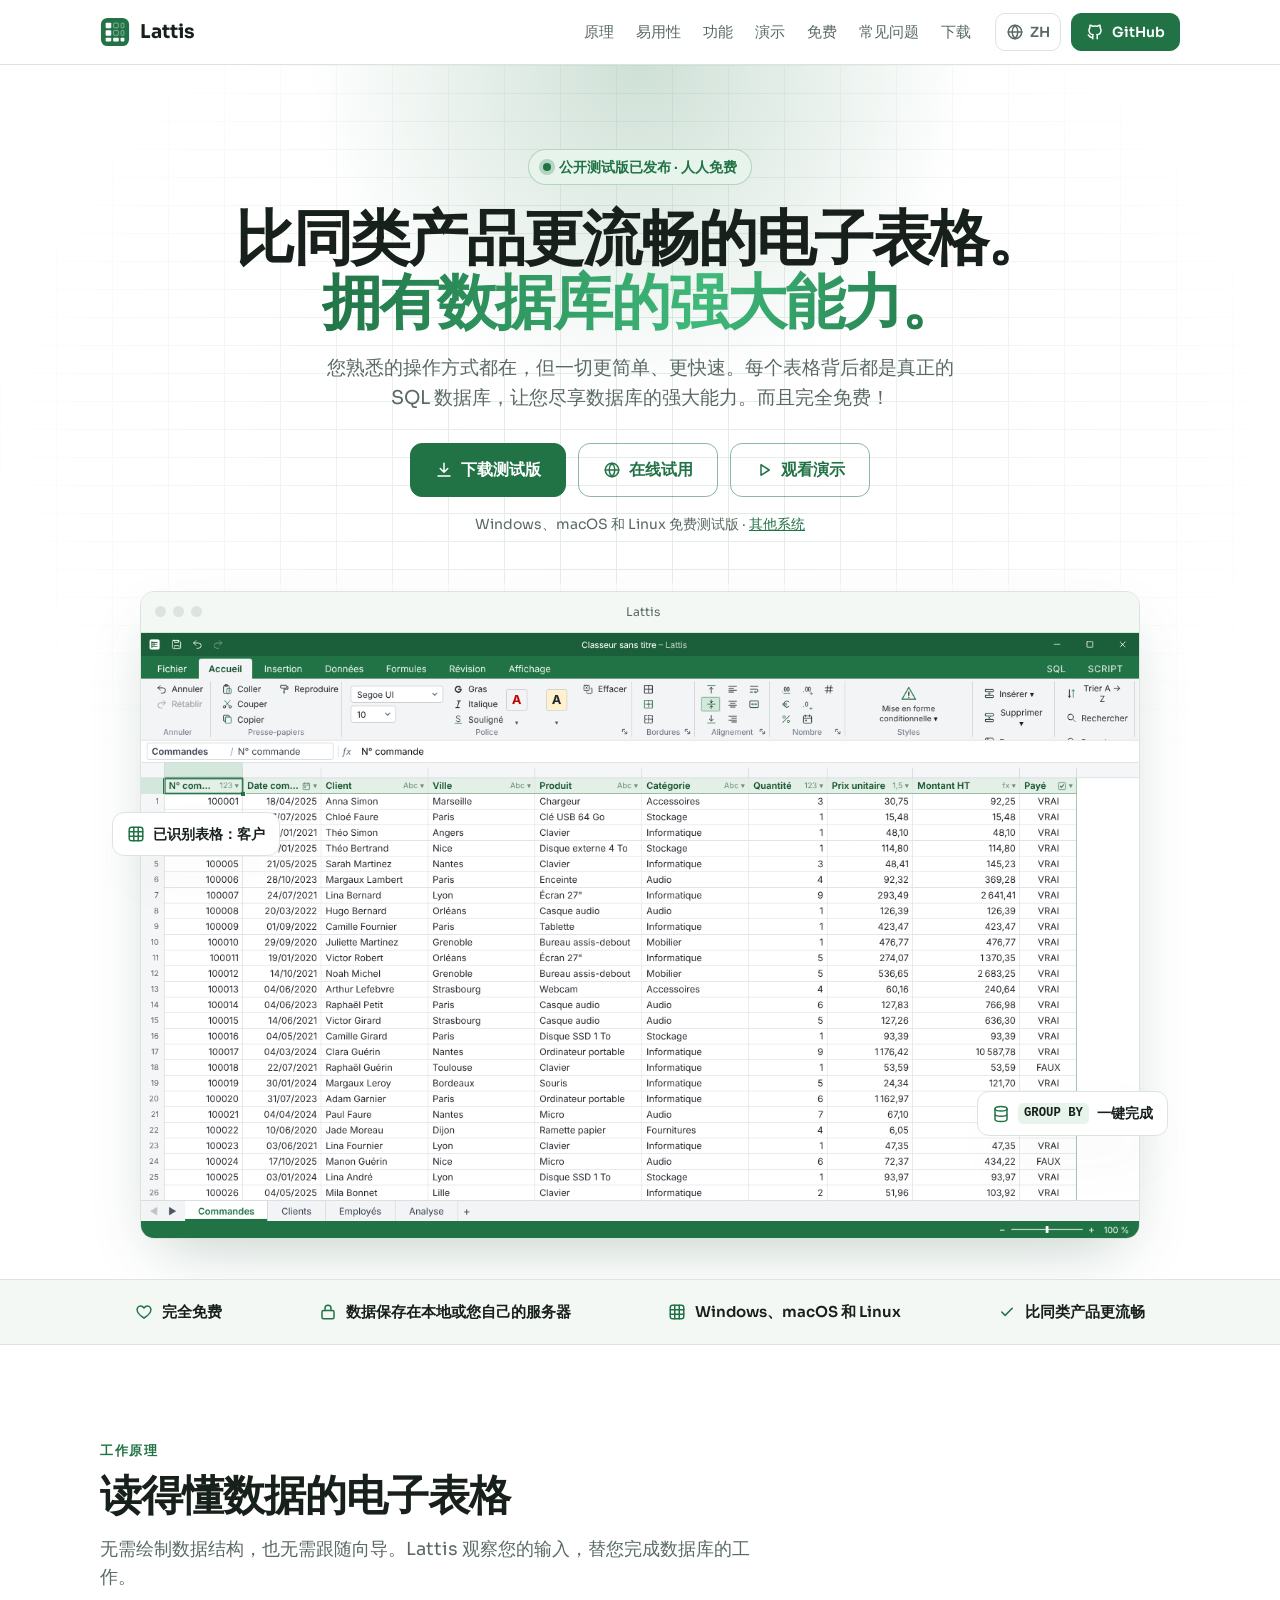
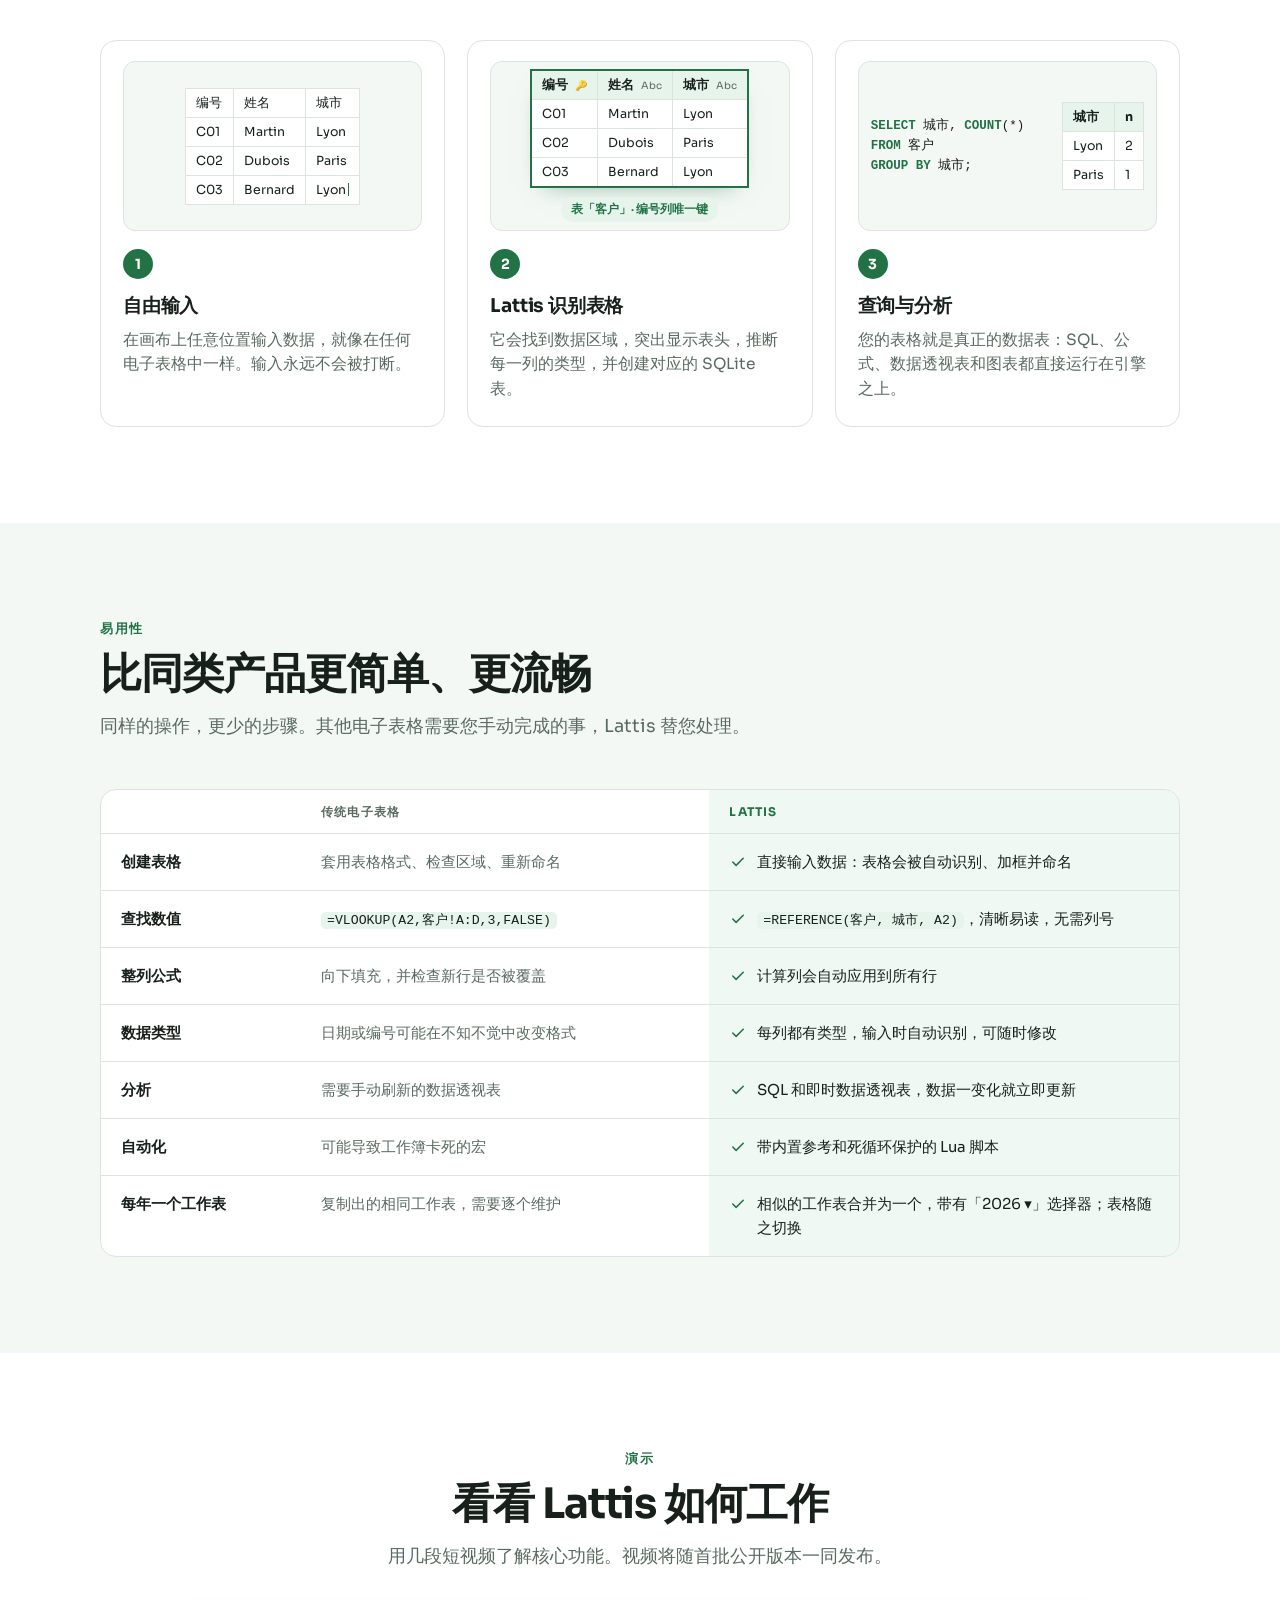
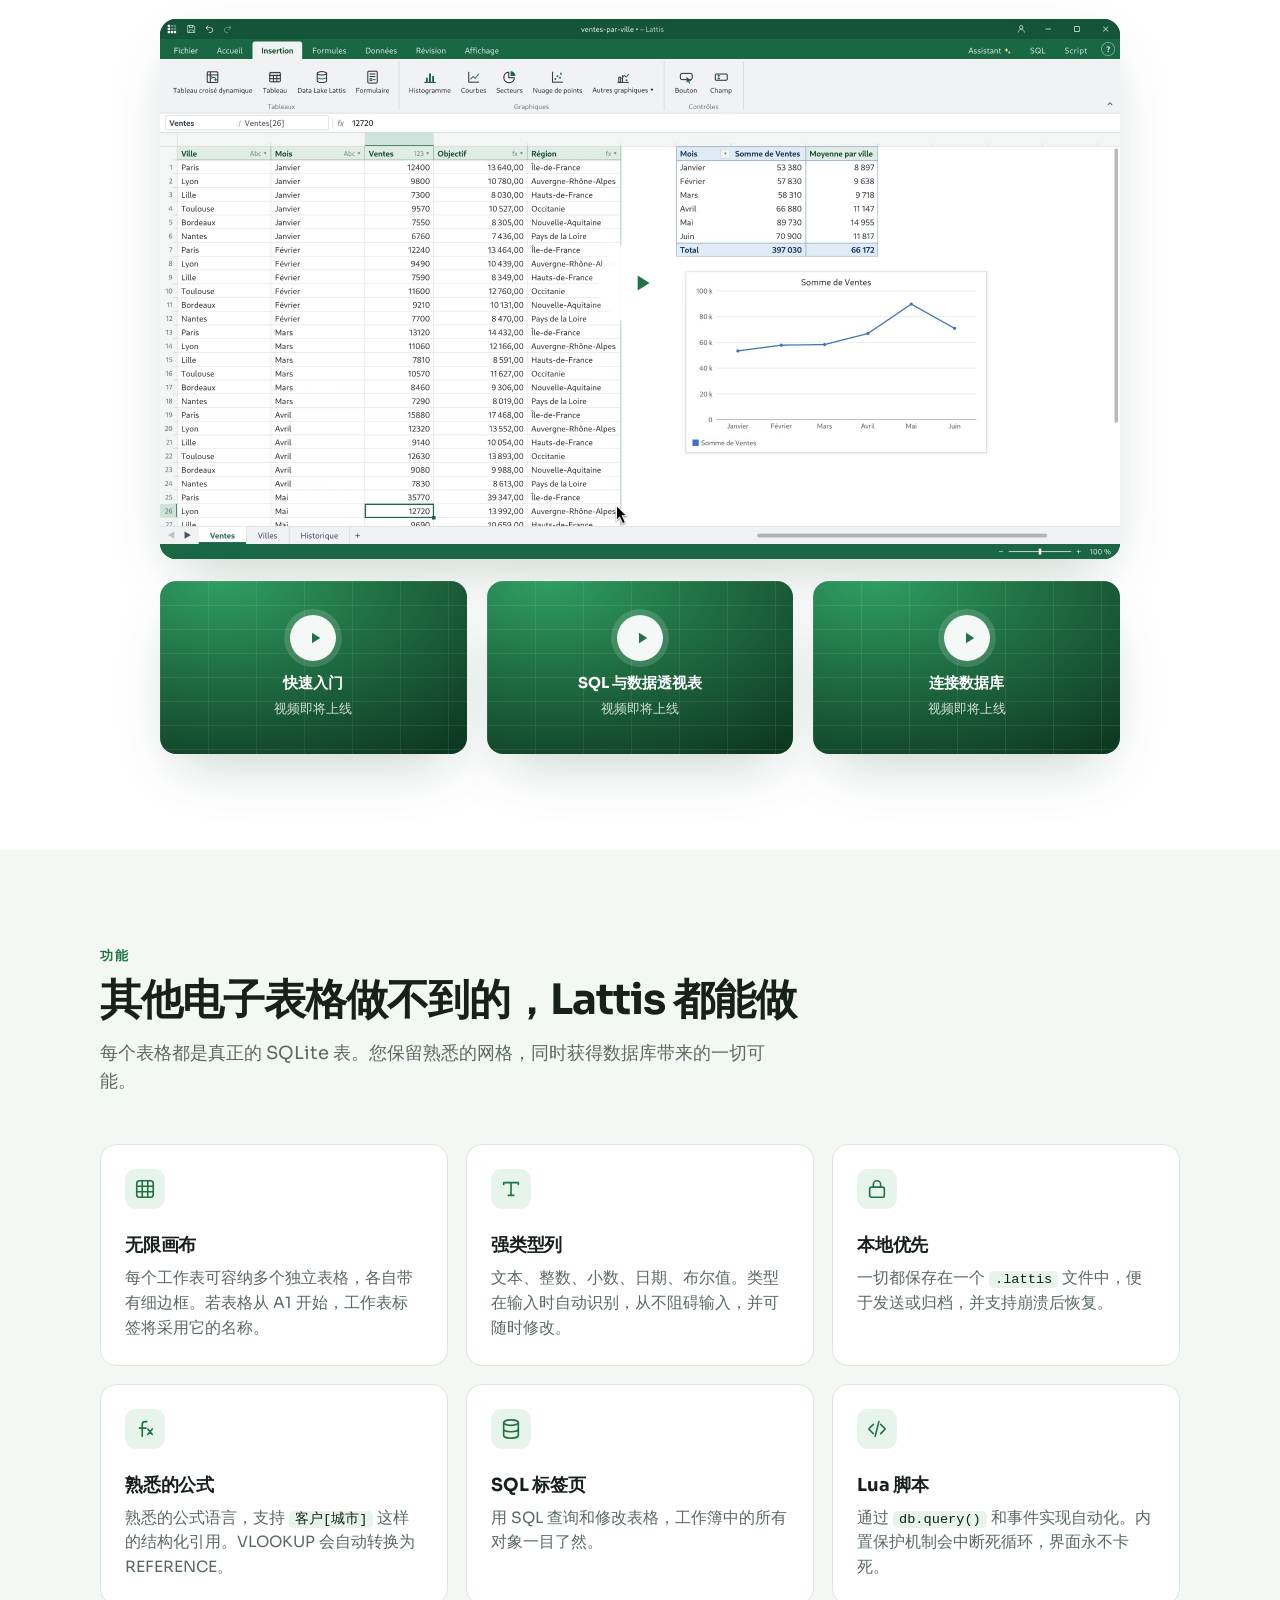
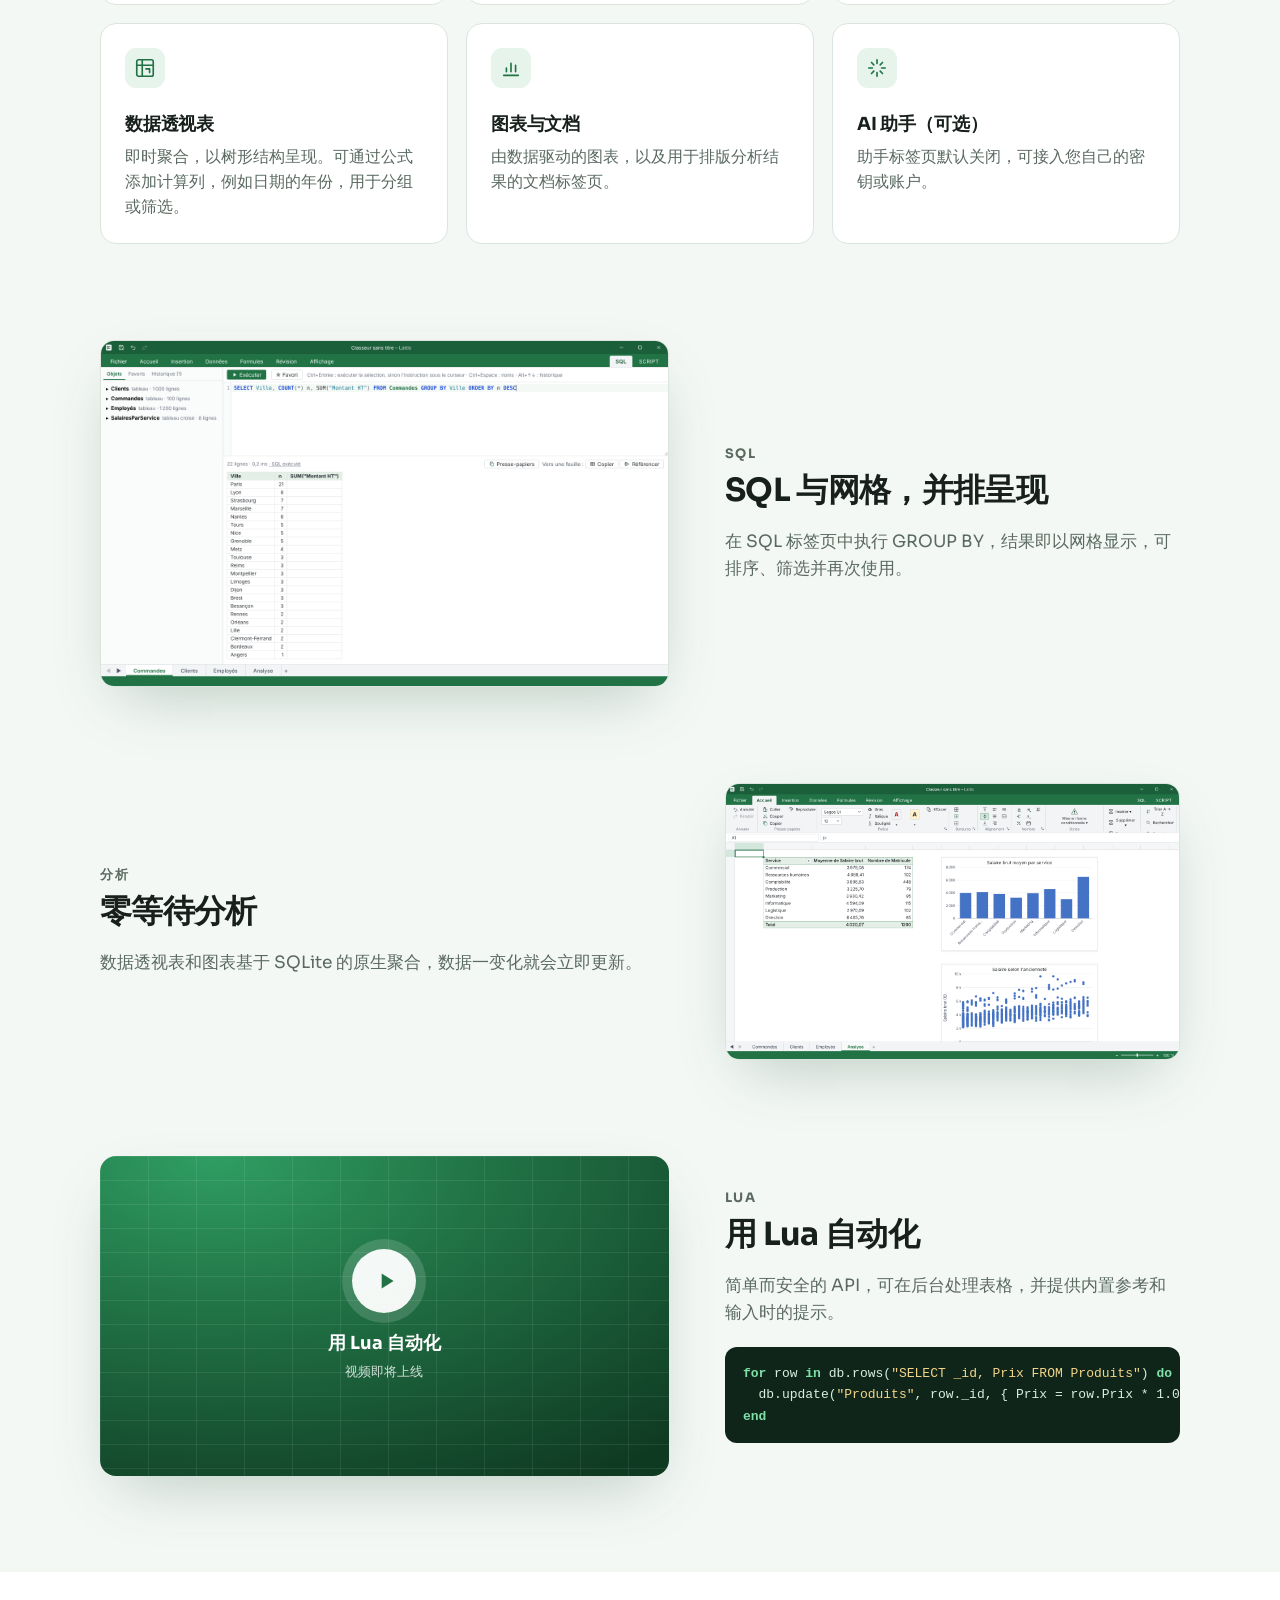
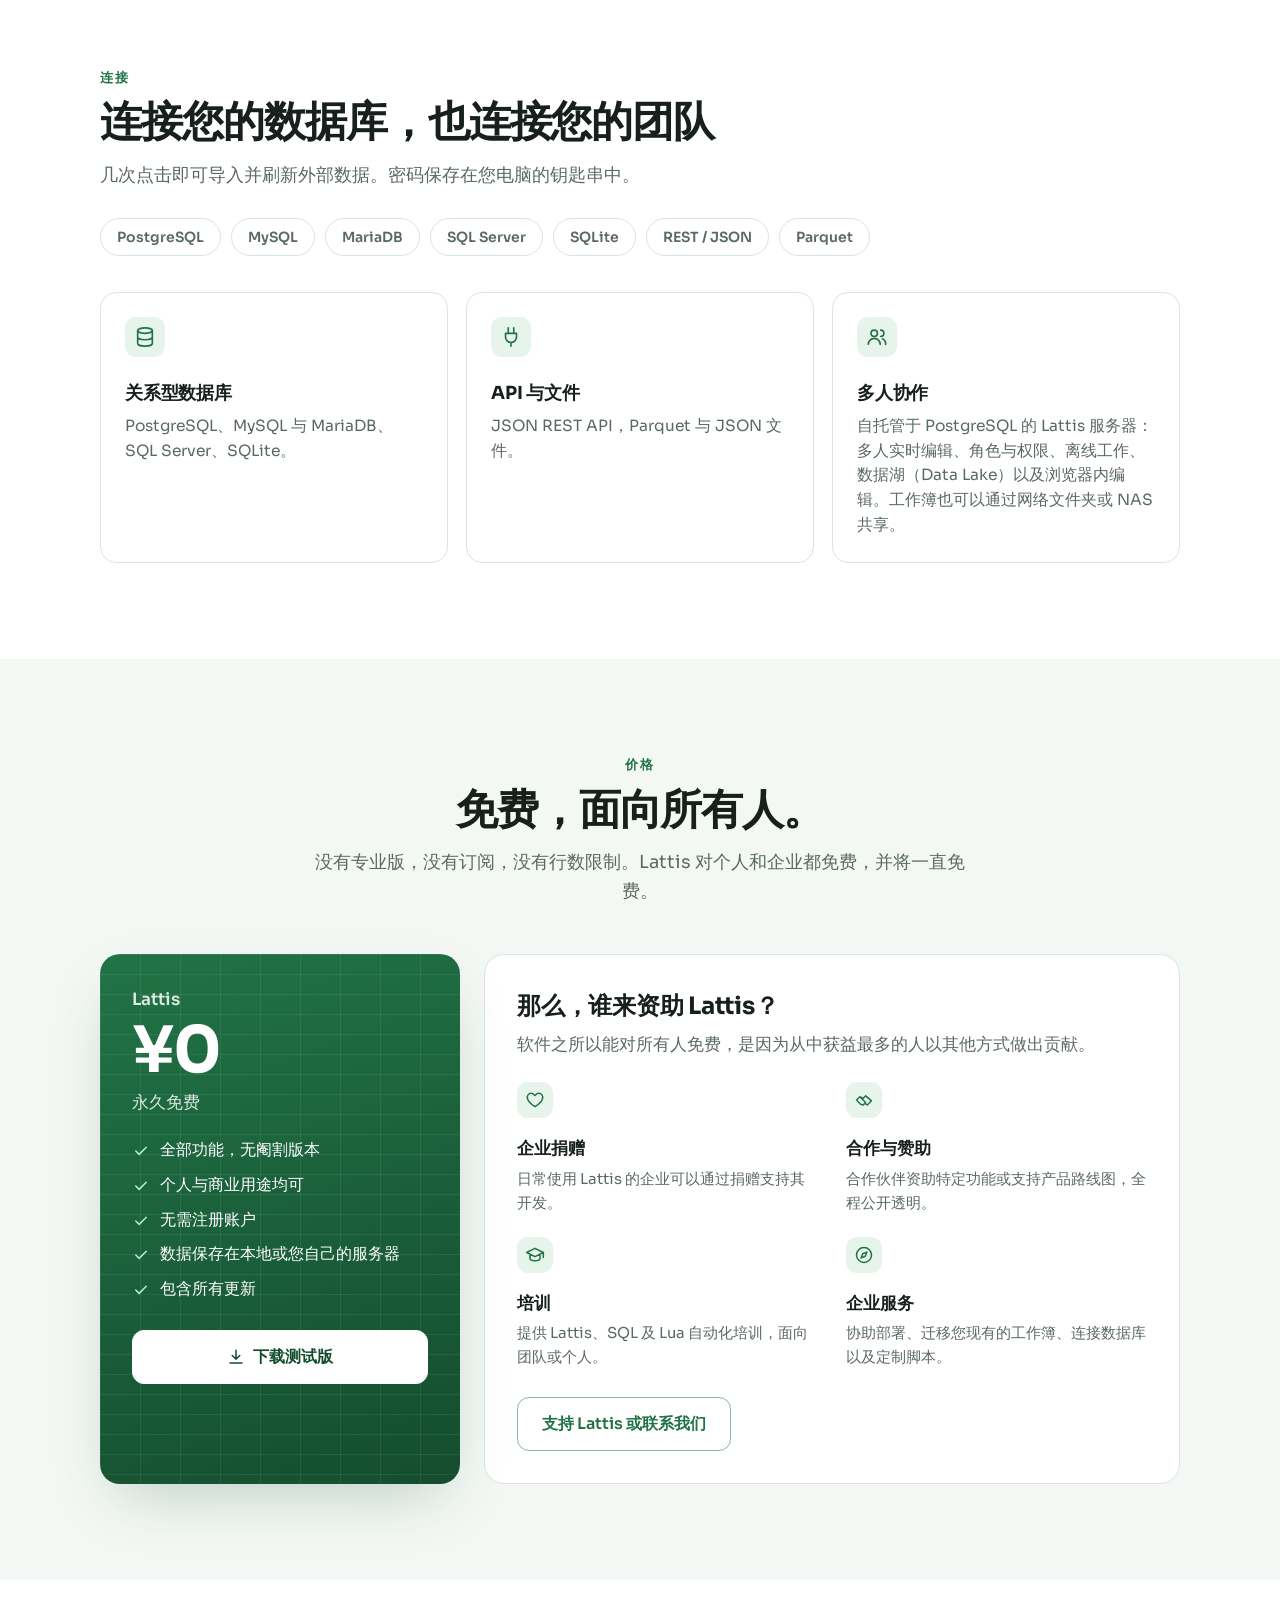
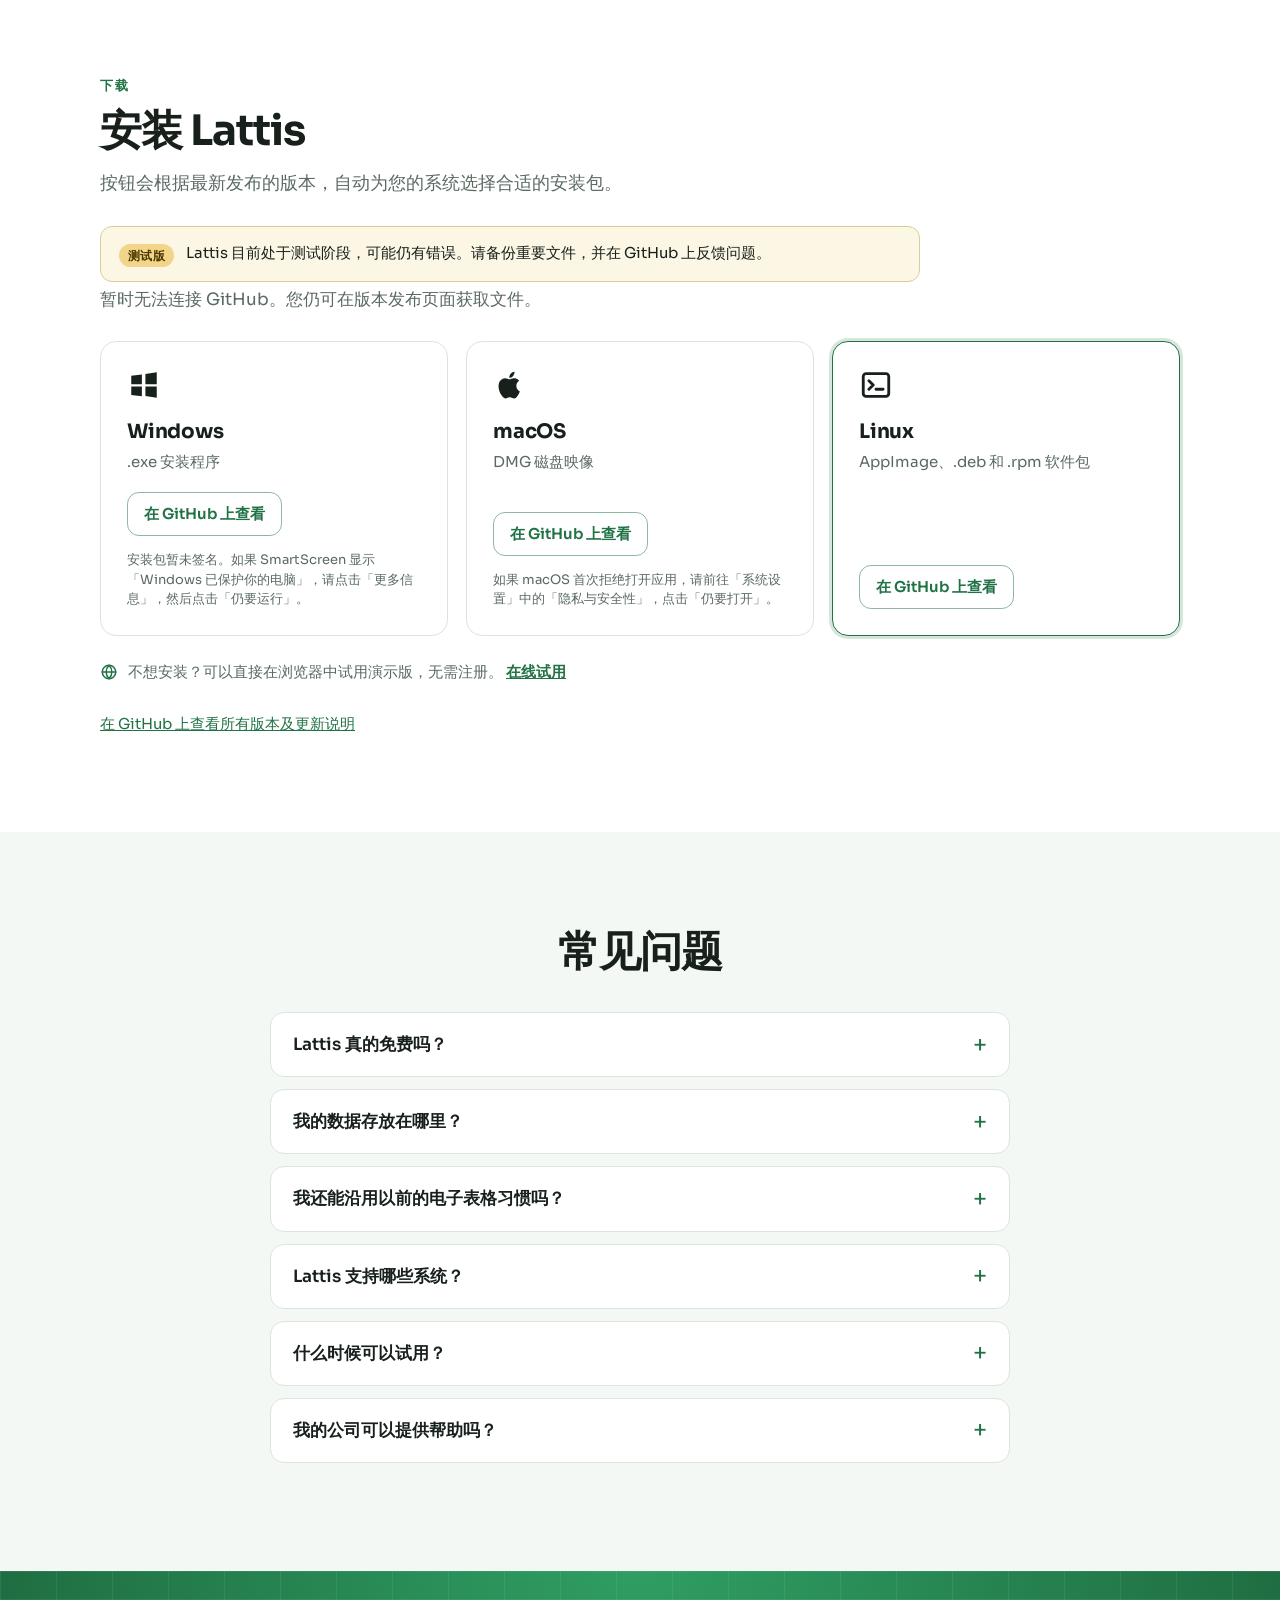
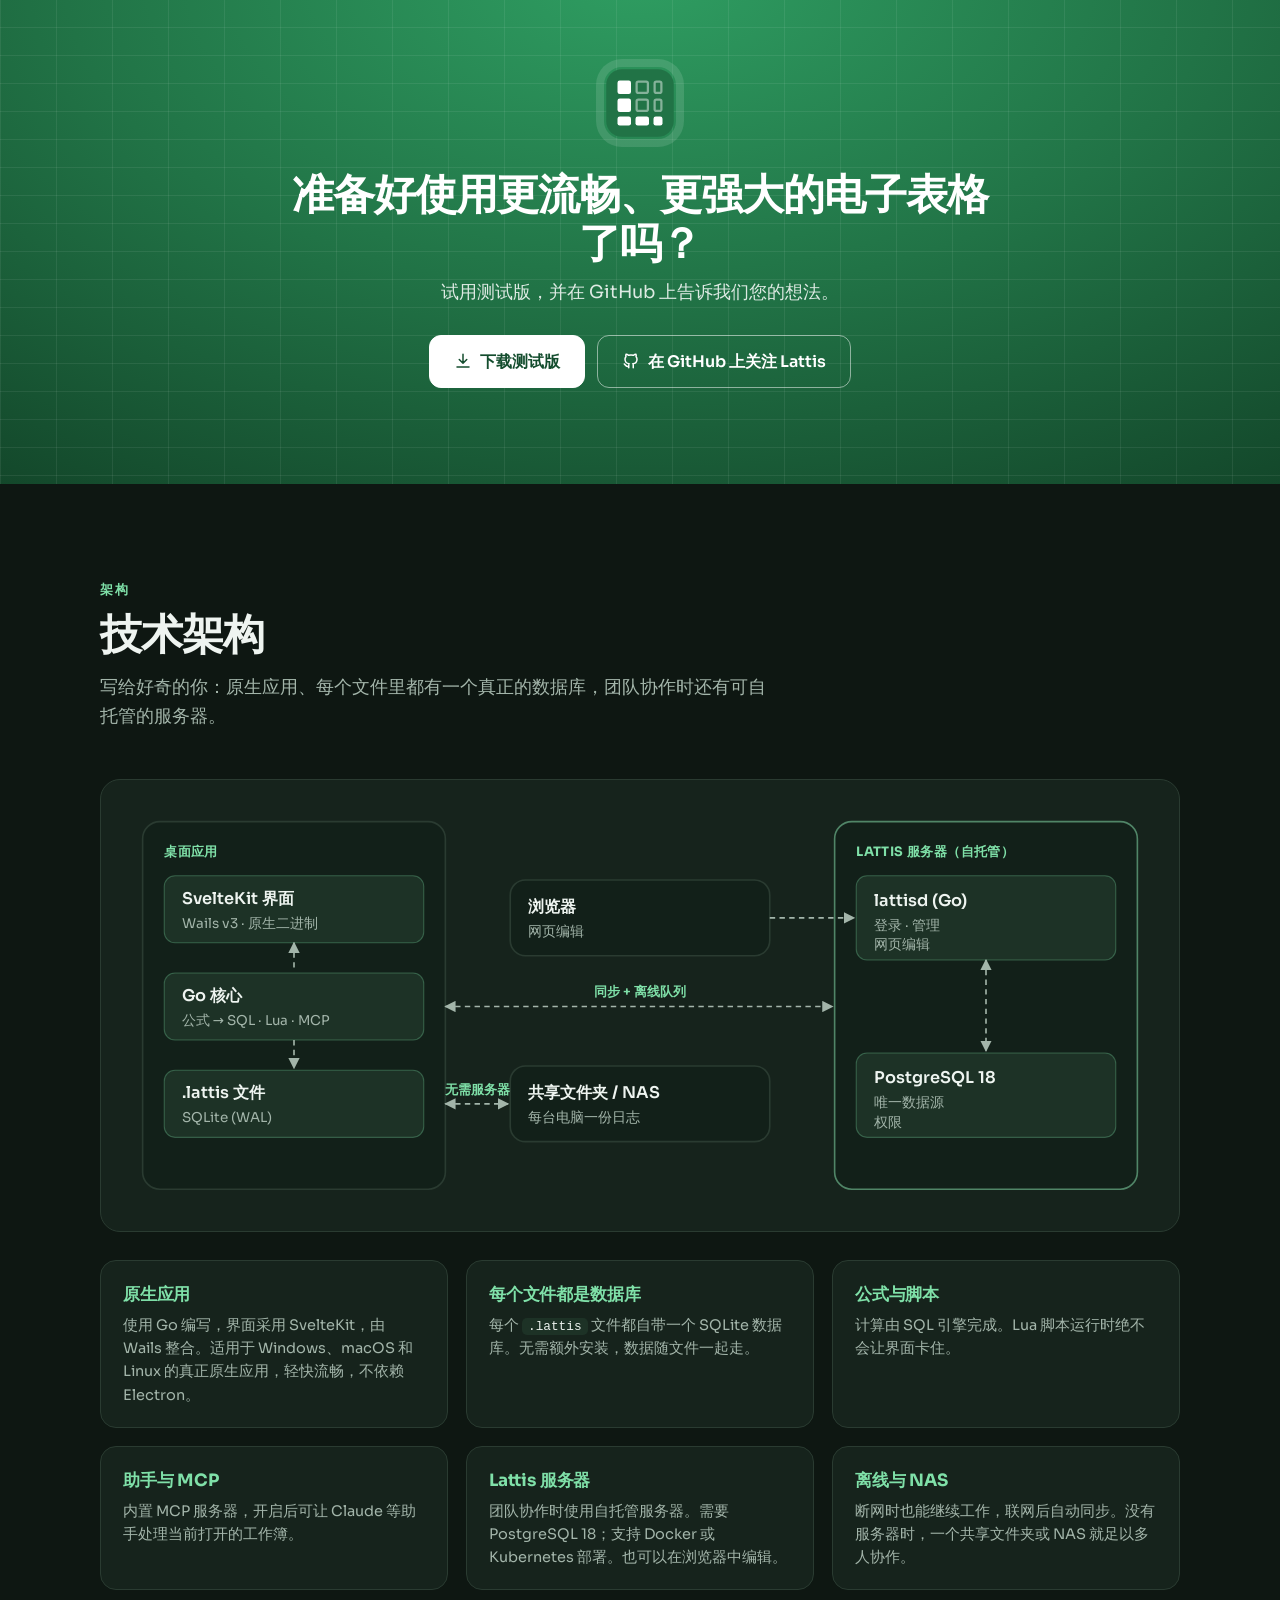
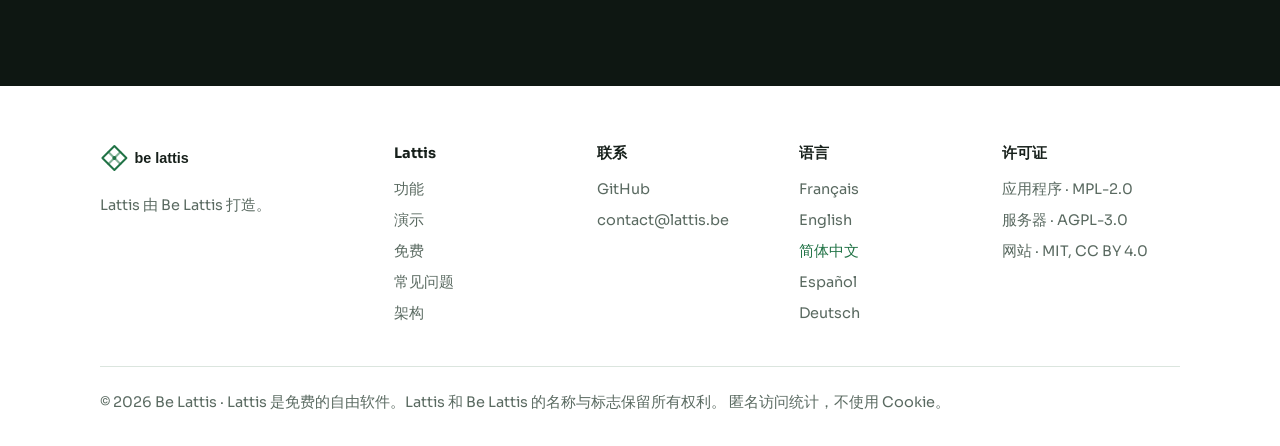
<file: zh/index.html>
<!doctype html>
<html lang="zh-Hans">
<head>
<meta charset="utf-8">
<meta name="viewport" content="width=device-width,initial-scale=1">
<title>Lattis：流畅的免费电子表格，拥有数据库的强大能力</title>
<meta name="description" content="Lattis 是一款免费的桌面电子表格，比同类产品更流畅，并带来数据库的全部能力：SQL、即时数据透视表、连接您的数据库、多人协作以及 Lua 脚本。">
<link rel="canonical" href="https://www.lattis.be/zh/">
<link rel="alternate" hreflang="fr" href="https://www.lattis.be/">
<link rel="alternate" hreflang="en" href="https://www.lattis.be/en/">
<link rel="alternate" hreflang="zh" href="https://www.lattis.be/zh/">
<link rel="alternate" hreflang="es" href="https://www.lattis.be/es/">
<link rel="alternate" hreflang="de" href="https://www.lattis.be/de/">
<link rel="alternate" hreflang="x-default" href="https://www.lattis.be/">
<meta property="og:title" content="Lattis：流畅的免费电子表格，拥有数据库的强大能力">
<meta property="og:description" content="Lattis 是一款免费的桌面电子表格，比同类产品更流畅，并带来数据库的全部能力：SQL、即时数据透视表、连接您的数据库、多人协作以及 Lua 脚本。">
<meta property="og:image" content="https://www.lattis.be/assets/11-demo-ouverture.png">
<meta property="og:locale" content="zh_CN">
<meta name="theme-color" content="#217346">
<link rel="icon" type="image/svg+xml" href="../favicon.svg">
<link rel="preconnect" href="https://fonts.googleapis.com"><link rel="preconnect" href="https://fonts.gstatic.com" crossorigin>
<link rel="stylesheet" href="https://fonts.googleapis.com/css2?family=Sora:wght@400;500;600;700&display=swap">
<link rel="stylesheet" href="../style.css">
<script defer src="https://umami.triboulin.fr/script.js" data-website-id="b6e283b5-1533-4292-bc06-e1d77cc3cb3a"></script>

</head>
<body>
<svg width="0" height="0" style="position:absolute" aria-hidden="true">
<symbol id="i-grid" viewBox="0 0 24 24"><rect x="3" y="3" width="18" height="18" rx="3"/><path d="M3 9h18M3 15h18M9 3v18M15 3v18"/></symbol>
<symbol id="i-type" viewBox="0 0 24 24"><path d="M4 7V5h16v2M9 19h6M12 5v14"/></symbol>
<symbol id="i-lock" viewBox="0 0 24 24"><rect x="4" y="10" width="16" height="11" rx="2"/><path d="M8 10V7a4 4 0 0 1 8 0v3"/></symbol>
<symbol id="i-fx" viewBox="0 0 24 24"><path d="M14 4h-2a3 3 0 0 0-3 3v13M6 11h7M15 12l5 6M20 12l-5 6"/></symbol>
<symbol id="i-db" viewBox="0 0 24 24"><ellipse cx="12" cy="5" rx="8" ry="3"/><path d="M4 5v14c0 1.7 3.6 3 8 3s8-1.3 8-3V5M4 12c0 1.7 3.6 3 8 3s8-1.3 8-3"/></symbol>
<symbol id="i-code" viewBox="0 0 24 24"><path d="m8 7-5 5 5 5M16 7l5 5-5 5M14 4l-4 16"/></symbol>
<symbol id="i-pivot" viewBox="0 0 24 24"><rect x="3" y="3" width="18" height="18" rx="2"/><path d="M3 9h18M9 3v18M13 13h4v4"/></symbol>
<symbol id="i-chart" viewBox="0 0 24 24"><path d="M4 20h16M7 16v-4M12 16V7M17 16v-7"/></symbol>
<symbol id="i-spark" viewBox="0 0 24 24"><path d="M12 3v4M12 17v4M3 12h4M17 12h4M6 6l2.5 2.5M15.5 15.5 18 18M6 18l2.5-2.5M15.5 8.5 18 6"/></symbol>
<symbol id="i-plug" viewBox="0 0 24 24"><path d="M9 2v6M15 2v6M6 8h12v4a6 6 0 0 1-12 0zM12 18v4"/></symbol>
<symbol id="i-cloud" viewBox="0 0 24 24"><path d="M7 18a5 5 0 1 1 1-9.9A6 6 0 0 1 19.5 10 4 4 0 0 1 18 18z"/></symbol>
<symbol id="i-users" viewBox="0 0 24 24"><circle cx="9" cy="8" r="3.5"/><path d="M2.5 20a6.5 6.5 0 0 1 13 0M16 4.5a3.5 3.5 0 0 1 0 7M18 14a6.5 6.5 0 0 1 3.5 6"/></symbol>
<symbol id="i-heart" viewBox="0 0 24 24"><path d="M12 20s-7.5-4.6-9-9.5C2 6.9 4.3 4 7.5 4c2 0 3.5 1.2 4.5 2.7C13 5.2 14.5 4 16.5 4 19.7 4 22 6.9 21 10.5 19.5 15.4 12 20 12 20z"/></symbol>
<symbol id="i-hand" viewBox="0 0 24 24"><path d="M3 12l4-4 4 2 3-3 7 6-5 5-3-2-2 2-3-1zM7 8l7 7"/></symbol>
<symbol id="i-cap" viewBox="0 0 24 24"><path d="M2 9l10-5 10 5-10 5zM6 11v5c0 1.7 2.7 3 6 3s6-1.3 6-3v-5M22 9v6"/></symbol>
<symbol id="i-compass" viewBox="0 0 24 24"><circle cx="12" cy="12" r="9"/><path d="m15.5 8.5-2 5-5 2 2-5z"/></symbol>
<symbol id="i-check" viewBox="0 0 24 24"><path d="m5 12 4.5 4.5L19 7"/></symbol>
<symbol id="i-play" viewBox="0 0 24 24"><path d="M8 5v14l11-7z"/></symbol>
<symbol id="i-down" viewBox="0 0 24 24"><path d="M12 3v12M7 10l5 5 5-5M4 20h16"/></symbol>
<symbol id="i-win" viewBox="0 0 24 24"><path d="M3 5.5 10.5 4.5v7H3zM13 4.2 21 3v8.5h-8zM3 13h7.5v7L3 19zM13 13h8v8l-8-1.2z"/></symbol>
<symbol id="i-apple" viewBox="0 0 24 24"><path d="M16.5 12.6c0-2.4 2-3.5 2-3.6-1.1-1.6-2.8-1.8-3.4-1.8-1.4-.2-2.8.8-3.5.8s-1.8-.8-3-.8C7 7.2 5.5 8.1 4.7 9.6c-1.7 2.9-.4 7.2 1.2 9.5.8 1.1 1.7 2.4 2.9 2.4 1.2 0 1.6-.8 3-.8s1.8.8 3 .8c1.3 0 2.1-1.2 2.8-2.3.9-1.3 1.3-2.6 1.3-2.7 0 0-2.4-.9-2.4-3.9zM14.2 5.6c.6-.8 1.1-1.9 1-3-.9 0-2.1.6-2.7 1.4-.6.7-1.1 1.8-1 2.9 1 .1 2.1-.5 2.7-1.3z"/></symbol>
<symbol id="i-linux" viewBox="0 0 24 24"><rect x="3" y="4" width="18" height="16" rx="2"/><path d="m7 9 3 3-3 3M12 15h5"/></symbol>
<symbol id="i-globe" viewBox="0 0 24 24"><circle cx="12" cy="12" r="9"/><path d="M3 12h18M12 3c2.5 2.5 3.8 5.5 3.8 9s-1.3 6.5-3.8 9c-2.5-2.5-3.8-5.5-3.8-9S9.5 5.5 12 3z"/></symbol>
<symbol id="i-gh" viewBox="0 0 24 24"><path d="M9 19c-4.3 1.4-4.3-2.5-6-3m12 5v-3.5c0-1 .1-1.4-.5-2 2.8-.3 5.5-1.4 5.5-6a4.6 4.6 0 0 0-1.3-3.2 4.2 4.2 0 0 0-.1-3.2s-1.1-.3-3.5 1.3a12.3 12.3 0 0 0-6.2 0C6.5 2.8 5.4 3.1 5.4 3.1a4.2 4.2 0 0 0-.1 3.2A4.6 4.6 0 0 0 4 9.5c0 4.6 2.7 5.7 5.5 6-.6.6-.6 1.2-.5 2V21"/></symbol>
</svg>

<header class="top"><div class="w">
<a class="brand" href="../zh/"><img src="../assets/lattis-icone.svg" alt="" width="30" height="30">Lattis</a>
<nav class="nav">
<a href="#comment">原理</a><a href="#ergonomie">易用性</a><a href="#fonctions">功能</a><a href="#demo">演示</a><a href="#gratuit">免费</a><a href="#faq">常见问题</a><a href="#telecharger">下载</a>
</nav>
<div class="tools">
<details class="lang"><summary aria-label="语言"><svg class="ico"><use href="#i-globe"/></svg><span>ZH</span></summary>
<div class="menu"><a href="../" hreflang="fr" lang="fr" data-lang="fr">Français</a><a href="../en/" hreflang="en" lang="en" data-lang="en">English</a><a href="../zh/" hreflang="zh" lang="zh" data-lang="zh" aria-current="true">简体中文</a><a href="../es/" hreflang="es" lang="es" data-lang="es">Español</a><a href="../de/" hreflang="de" lang="de" data-lang="de">Deutsch</a></div></details>
<a class="btn sm" href="https://github.com/Be-Lattis/lattis-app"><svg class="ico"><use href="#i-gh"/></svg><span>GitHub</span></a>
</div>
</div></header>

<main>
<section class="hero">
<div class="bg-grid" aria-hidden="true"></div>
<div class="w">
<span class="badge"><span class="dot"></span>公开测试版已发布 · 人人免费</span>
<h1>比同类产品更流畅的电子表格。<br><span class="accent">拥有数据库的强大能力。</span></h1>
<p class="sub">您熟悉的操作方式都在，但一切更简单、更快速。每个表格背后都是真正的 SQL 数据库，让您尽享数据库的强大能力。而且完全免费！</p>
<div class="ctas">
<a class="btn" id="dl-hero" href="#telecharger"><svg class="ico"><use href="#i-down"/></svg><span>下载测试版</span></a>
<a class="btn ghost" href="https://main.lattis.be/demo/"><svg class="ico"><use href="#i-globe"/></svg>在线试用</a>
<a class="btn ghost" href="#demo"><svg class="ico"><use href="#i-play"/></svg>观看演示</a>
</div>
<p class="dlnote" id="dl-note">Windows、macOS 和 Linux 免费测试版 · <a href="#telecharger">其他系统</a></p>
<div class="stage">
<div class="window">
<div class="bar"><i></i><i></i><i></i><span>Lattis</span></div>
<img src="../assets/11-demo-ouverture.png" alt="Lattis 截图：同一工作表中的多个表格" width="1440" height="860">
</div>
<div class="chip c1"><svg class="ico"><use href="#i-grid"/></svg>已识别表格：客户</div>
<div class="chip c2"><svg class="ico"><use href="#i-db"/></svg><code>GROUP BY</code> 一键完成</div>
</div>
</div>
</section>

<div class="strip"><div class="w">
<span><svg class="ico"><use href="#i-heart"/></svg>完全免费</span>
<span><svg class="ico"><use href="#i-lock"/></svg>数据保存在本地或您自己的服务器</span>
<span><svg class="ico"><use href="#i-grid"/></svg>Windows、macOS 和 Linux</span>
<span><svg class="ico"><use href="#i-check"/></svg>比同类产品更流畅</span>
</div></div>

<section id="comment"><div class="w">
<p class="kicker">工作原理</p>
<h2>读得懂数据的电子表格</h2>
<p class="lead">无需绘制数据结构，也无需跟随向导。Lattis 观察您的输入，替您完成数据库的工作。</p>
<div class="steps">
<div class="step">
<div class="ill">
<table class="mini"><tr><td>编号</td><td>姓名</td><td>城市</td></tr><tr><td>C01</td><td>Martin</td><td>Lyon</td></tr><tr><td>C02</td><td>Dubois</td><td>Paris</td></tr><tr><td>C03</td><td>Bernard</td><td>Lyon<span class="caret"></span></td></tr></table>
</div>
<span class="num">1</span><h3>自由输入</h3><p>在画布上任意位置输入数据，就像在任何电子表格中一样。输入永远不会被打断。</p>
</div>
<div class="step">
<div class="ill">
<table class="mini on"><tr><th>编号 <small>🔑</small></th><th>姓名 <small>Abc</small></th><th>城市 <small>Abc</small></th></tr><tr><td>C01</td><td>Martin</td><td>Lyon</td></tr><tr><td>C02</td><td>Dubois</td><td>Paris</td></tr><tr><td>C03</td><td>Bernard</td><td>Lyon</td></tr></table>
<span class="tag">表「客户」· 编号列唯一键</span>
</div>
<span class="num">2</span><h3>Lattis 识别表格</h3><p>它会找到数据区域，突出显示表头，推断每一列的类型，并创建对应的 SQLite 表。</p>
</div>
<div class="step">
<div class="ill code">
<pre><b>SELECT</b> 城市, <b>COUNT</b>(*)
<b>FROM</b> 客户
<b>GROUP BY</b> 城市;</pre>
<table class="mini res"><tr><th>城市</th><th>n</th></tr><tr><td>Lyon</td><td>2</td></tr><tr><td>Paris</td><td>1</td></tr></table>
</div>
<span class="num">3</span><h3>查询与分析</h3><p>您的表格就是真正的数据表：SQL、公式、数据透视表和图表都直接运行在引擎之上。</p>
</div>
</div>
</div></section>

<section class="alt" id="ergonomie"><div class="w">
<p class="kicker">易用性</p>
<h2>比同类产品更简单、更流畅</h2>
<p class="lead">同样的操作，更少的步骤。其他电子表格需要您手动完成的事，Lattis 替您处理。</p>
<div class="ergo">
<div class="erow head"><span></span><span class="ex">传统电子表格</span><span class="el">Lattis</span></div>
<div class="erow"><span class="ek">创建表格</span><span class="ex" data-l="传统电子表格">套用表格格式、检查区域、重新命名</span><span class="el"><svg class="ico"><use href="#i-check"/></svg><span>直接输入数据：表格会被自动识别、加框并命名</span></span></div>
<div class="erow"><span class="ek">查找数值</span><span class="ex" data-l="传统电子表格"><code>=VLOOKUP(A2,客户!A:D,3,FALSE)</code></span><span class="el"><svg class="ico"><use href="#i-check"/></svg><span><code>=REFERENCE(客户, 城市, A2)</code>，清晰易读，无需列号</span></span></div>
<div class="erow"><span class="ek">整列公式</span><span class="ex" data-l="传统电子表格">向下填充，并检查新行是否被覆盖</span><span class="el"><svg class="ico"><use href="#i-check"/></svg><span>计算列会自动应用到所有行</span></span></div>
<div class="erow"><span class="ek">数据类型</span><span class="ex" data-l="传统电子表格">日期或编号可能在不知不觉中改变格式</span><span class="el"><svg class="ico"><use href="#i-check"/></svg><span>每列都有类型，输入时自动识别，可随时修改</span></span></div>
<div class="erow"><span class="ek">分析</span><span class="ex" data-l="传统电子表格">需要手动刷新的数据透视表</span><span class="el"><svg class="ico"><use href="#i-check"/></svg><span>SQL 和即时数据透视表，数据一变化就立即更新</span></span></div>
<div class="erow"><span class="ek">自动化</span><span class="ex" data-l="传统电子表格">可能导致工作簿卡死的宏</span><span class="el"><svg class="ico"><use href="#i-check"/></svg><span>带内置参考和死循环保护的 Lua 脚本</span></span></div>
<div class="erow"><span class="ek">每年一个工作表</span><span class="ex" data-l="传统电子表格">复制出的相同工作表，需要逐个维护</span><span class="el"><svg class="ico"><use href="#i-check"/></svg><span>相似的工作表合并为一个，带有「2026 ▾」选择器；表格随之切换</span></span></div>
</div>
</div></section>

<section id="demo"><div class="w">
<p class="kicker">演示</p>
<h2>看看 Lattis 如何工作</h2>
<p class="lead">用几段短视频了解核心功能。视频将随首批公开版本一同发布。</p>
<div class="video main has-video yt" data-yt="8Ql5Kieguu8">
<a class="ytbtn" href="https://youtu.be/8Ql5Kieguu8" aria-label="两分钟了解 Lattis (YouTube)">
<img src="../assets/video/en/poster.jpg" alt="" loading="lazy" width="1280" height="720">
<span class="play"><svg><use href="#i-play"/></svg></span>
</a>
</div>
<div class="vids">
<div class="video" role="img" aria-label="快速入门 (视频即将上线)"><div class="vgrid" aria-hidden="true"></div><span class="play"><svg><use href="#i-play"/></svg></span><strong>快速入门</strong><em>视频即将上线</em></div>
<div class="video" role="img" aria-label="SQL 与数据透视表 (视频即将上线)"><div class="vgrid" aria-hidden="true"></div><span class="play"><svg><use href="#i-play"/></svg></span><strong>SQL 与数据透视表</strong><em>视频即将上线</em></div>
<div class="video" role="img" aria-label="连接数据库 (视频即将上线)"><div class="vgrid" aria-hidden="true"></div><span class="play"><svg><use href="#i-play"/></svg></span><strong>连接数据库</strong><em>视频即将上线</em></div>
</div>
</div></section>

<section class="alt" id="fonctions"><div class="w">
<p class="kicker">功能</p>
<h2>其他电子表格做不到的，Lattis 都能做</h2>
<p class="lead">每个表格都是真正的 SQLite 表。您保留熟悉的网格，同时获得数据库带来的一切可能。</p>
<div class="feats">
<div class="feat"><svg class="fi"><use href="#i-grid"/></svg><h3>无限画布</h3><p>每个工作表可容纳多个独立表格，各自带有细边框。若表格从 A1 开始，工作表标签将采用它的名称。</p></div>
<div class="feat"><svg class="fi"><use href="#i-type"/></svg><h3>强类型列</h3><p>文本、整数、小数、日期、布尔值。类型在输入时自动识别，从不阻碍输入，并可随时修改。</p></div>
<div class="feat"><svg class="fi"><use href="#i-lock"/></svg><h3>本地优先</h3><p>一切都保存在一个 <code>.lattis</code> 文件中，便于发送或归档，并支持崩溃后恢复。</p></div>
<div class="feat"><svg class="fi"><use href="#i-fx"/></svg><h3>熟悉的公式</h3><p>熟悉的公式语言，支持 <code>客户[城市]</code> 这样的结构化引用。VLOOKUP 会自动转换为 REFERENCE。</p></div>
<div class="feat"><svg class="fi"><use href="#i-db"/></svg><h3>SQL 标签页</h3><p>用 SQL 查询和修改表格，工作簿中的所有对象一目了然。</p></div>
<div class="feat"><svg class="fi"><use href="#i-code"/></svg><h3>Lua 脚本</h3><p>通过 <code>db.query()</code> 和事件实现自动化。内置保护机制会中断死循环，界面永不卡死。</p></div>
<div class="feat"><svg class="fi"><use href="#i-pivot"/></svg><h3>数据透视表</h3><p>即时聚合，以树形结构呈现。可通过公式添加计算列，例如日期的年份，用于分组或筛选。</p></div>
<div class="feat"><svg class="fi"><use href="#i-chart"/></svg><h3>图表与文档</h3><p>由数据驱动的图表，以及用于排版分析结果的文档标签页。</p></div>
<div class="feat"><svg class="fi"><use href="#i-spark"/></svg><h3>AI 助手（可选）</h3><p>助手标签页默认关闭，可接入您自己的密钥或账户。</p></div>
</div>

<div class="show">
<div class="shot"><img src="../assets/19-sql-resultat.png" alt="Lattis 的 SQL 标签页，以网格形式显示结果" loading="lazy" width="1440" height="860"></div>
<div><p class="kicker">SQL</p><h3>SQL 与网格，并排呈现</h3><p>在 SQL 标签页中执行 GROUP BY，结果即以网格显示，可排序、筛选并再次使用。</p></div>
</div>
<div class="show rev">
<div class="shot"><img src="../assets/15-analyse.png" alt="Lattis 中的数据透视表和图表" loading="lazy" width="1440" height="860"></div>
<div><p class="kicker">分析</p><h3>零等待分析</h3><p>数据透视表和图表基于 SQLite 的原生聚合，数据一变化就会立即更新。</p></div>
</div>
<div class="show">
<div class="video" role="img" aria-label="用 Lua 自动化 (视频即将上线)"><div class="vgrid" aria-hidden="true"></div><span class="play"><svg><use href="#i-play"/></svg></span><strong>用 Lua 自动化</strong><em>视频即将上线</em></div>
<div><p class="kicker">Lua</p><h3>用 Lua 自动化</h3><p>简单而安全的 API，可在后台处理表格，并提供内置参考和输入时的提示。</p>
<pre class="snippet"><b>for</b> row <b>in</b> db.rows(<i>"SELECT _id, Prix FROM Produits"</i>) <b>do</b>
  db.update(<i>"Produits"</i>, row._id, { Prix = row.Prix * 1.03 })
<b>end</b></pre></div>
</div>
</div></section>

<section id="connexions"><div class="w">
<p class="kicker">连接</p>
<h2>连接您的数据库，也连接您的团队</h2>
<p class="lead">几次点击即可导入并刷新外部数据。密码保存在您电脑的钥匙串中。</p>
<div class="logos"><span>PostgreSQL</span><span>MySQL</span><span>MariaDB</span><span>SQL Server</span><span>SQLite</span><span>REST / JSON</span><span>Parquet</span></div>
<div class="feats three">
<div class="feat"><svg class="fi"><use href="#i-db"/></svg><h3>关系型数据库</h3><p>PostgreSQL、MySQL 与 MariaDB、SQL Server、SQLite。</p></div>
<div class="feat"><svg class="fi"><use href="#i-plug"/></svg><h3>API 与文件</h3><p>JSON REST API，Parquet 与 JSON 文件。</p></div>
<div class="feat"><svg class="fi"><use href="#i-users"/></svg><h3>多人协作</h3><p>自托管于 PostgreSQL 的 Lattis 服务器：多人实时编辑、角色与权限、离线工作、数据湖（Data Lake）以及浏览器内编辑。工作簿也可以通过网络文件夹或 NAS 共享。</p></div>
</div>
</div></section>

<section class="alt" id="gratuit"><div class="w">
<p class="kicker">价格</p>
<h2>免费，面向所有人。</h2>
<p class="lead">没有专业版，没有订阅，没有行数限制。Lattis 对个人和企业都免费，并将一直免费。</p>
<div class="pricing">
<div class="plan">
<p class="pname">Lattis</p>
<p class="amount">¥0</p>
<p class="per">永久免费</p>
<ul>
<li><svg class="ico"><use href="#i-check"/></svg>全部功能，无阉割版本</li>
<li><svg class="ico"><use href="#i-check"/></svg>个人与商业用途均可</li>
<li><svg class="ico"><use href="#i-check"/></svg>无需注册账户</li>
<li><svg class="ico"><use href="#i-check"/></svg>数据保存在本地或您自己的服务器</li>
<li><svg class="ico"><use href="#i-check"/></svg>包含所有更新</li>
</ul>
<a class="btn wide light" href="#telecharger"><svg class="ico"><use href="#i-down"/></svg>下载测试版</a>
</div>
<div class="fund">
<h3>那么，谁来资助 Lattis？</h3>
<p class="fsub">软件之所以能对所有人免费，是因为从中获益最多的人以其他方式做出贡献。</p>
<div class="fgrid">
<div><svg class="fi"><use href="#i-heart"/></svg><h4>企业捐赠</h4><p>日常使用 Lattis 的企业可以通过捐赠支持其开发。</p></div>
<div><svg class="fi"><use href="#i-hand"/></svg><h4>合作与赞助</h4><p>合作伙伴资助特定功能或支持产品路线图，全程公开透明。</p></div>
<div><svg class="fi"><use href="#i-cap"/></svg><h4>培训</h4><p>提供 Lattis、SQL 及 Lua 自动化培训，面向团队或个人。</p></div>
<div><svg class="fi"><use href="#i-compass"/></svg><h4>企业服务</h4><p>协助部署、迁移您现有的工作簿、连接数据库以及定制脚本。</p></div>
</div>
<a class="btn ghost" href="mailto:contact@lattis.be?subject=Lattis">支持 Lattis 或联系我们</a>
</div>
</div>
</div></section>

<section id="telecharger"><div class="w">
<p class="kicker">下载</p>
<h2>安装 Lattis</h2>
<p class="lead">按钮会根据最新发布的版本，自动为您的系统选择合适的安装包。</p>
<div class="betanote"><span class="pill">测试版</span><p>Lattis 目前处于测试阶段，可能仍有错误。请备份重要文件，并在 GitHub 上反馈问题。</p></div>
<p class="dlstate" id="dl-state">正在查找最新版本…</p>
<div class="oses">
<div class="os" data-os="windows"><svg class="osi"><use href="#i-win"/></svg><h3>Windows</h3><p>.exe 安装程序</p><div class="files" data-ext="exe,msix,msi"></div><p class="hint porthint" hidden>便携版：仅一个可执行文件，无需安装，例如可放在 U 盘中使用。双击无法打开 .lattis 文件，也不会在开始菜单中添加快捷方式。需要 WebView2（Windows 11 和已更新的 Windows 10 均已内置）。</p><p class="hint">安装包暂未签名。如果 SmartScreen 显示「Windows 已保护你的电脑」，请点击「更多信息」，然后点击「仍要运行」。</p></div>
<div class="os" data-os="mac"><svg class="osi"><use href="#i-apple"/></svg><h3>macOS</h3><p>DMG 磁盘映像</p><div class="files" data-ext="dmg,pkg"></div><p class="hint">如果 macOS 首次拒绝打开应用，请前往「系统设置」中的「隐私与安全性」，点击「仍要打开」。</p></div>
<div class="os" data-os="linux"><svg class="osi"><use href="#i-linux"/></svg><h3>Linux</h3><p>AppImage、.deb 和 .rpm 软件包</p><div class="files" data-ext="AppImage,deb,rpm"></div></div>
</div>
<p class="tryline"><svg class="ico"><use href="#i-globe"/></svg><span>不想安装？可以直接在浏览器中试用演示版，无需注册。 <a href="https://main.lattis.be/demo/">在线试用</a></span></p>
<p class="allrel"><a href="https://github.com/Be-Lattis/lattis-app/releases">在 GitHub 上查看所有版本及更新说明</a><a id="dl-sums" hidden>SHA-256 校验和</a></p>
</div></section>

<section class="alt" id="faq"><div class="w narrow">
<h2>常见问题</h2>
<details><summary>Lattis 真的免费吗？</summary><p>是的。所有功能均免费，个人和商业用途皆可，没有订阅，也没有专业版。项目依靠企业捐赠、合作伙伴、培训和企业服务维持。</p></details>
<details><summary>我的数据存放在哪里？</summary><p>在您的电脑上。每个工作簿是一个包含 SQLite 数据库的 <code>.lattis</code> 文件。除非您主动连接外部数据库或自己的 Lattis 服务器，否则不会有任何数据发送到服务器。</p></details>
<details><summary>我还能沿用以前的电子表格习惯吗？</summary><p>可以：功能区、右键菜单、快捷键、撤销与重做、熟悉的公式。VLOOKUP 甚至会自动转换为 REFERENCE。</p></details>
<details><summary>Lattis 支持哪些系统？</summary><p>Windows、macOS 和 Linux。它是用 Go、Wails 和 SvelteKit 构建的原生应用，没有 Electron 的臃肿。</p></details>
<details><summary>什么时候可以试用？</summary><p>现在就可以：首个测试版已支持 Windows、macOS 和 Linux。下载按钮会自动为您的系统获取最新版本。</p></details>
<details><summary>我的公司可以提供帮助吗？</summary><p>非常欢迎：可以通过捐赠、合作、团队培训或定制服务。请发邮件至 contact@lattis.be。</p></details>
</div></section>

<section class="final"><div class="w">
<img src="../assets/lattis-icone.svg" alt="" width="72" height="72">
<h2>准备好使用更流畅、更强大的电子表格了吗？</h2>
<p>试用测试版，并在 GitHub 上告诉我们您的想法。</p>
<div class="ctas"><a class="btn light" href="#telecharger"><svg class="ico"><use href="#i-down"/></svg>下载测试版</a><a class="btn onvert" href="https://github.com/Be-Lattis/lattis-app"><svg class="ico"><use href="#i-gh"/></svg>在 GitHub 上关注 Lattis</a></div>
</div></section>
<section class="geek" id="architecture"><div class="w">
<p class="kicker">架构</p>
<h2>技术架构</h2>
<p class="lead">写给好奇的你：原生应用、每个文件里都有一个真正的数据库，团队协作时还有可自托管的服务器。</p>
<div class="archfig">
<svg viewBox="0 0 960 380" role="img" aria-label="技术架构">
<defs><marker id="ar" viewBox="0 0 10 10" refX="9" refY="5" markerWidth="7" markerHeight="7" orient="auto-start-reverse"><path d="M0 0 10 5 0 10z" class="ah"/></marker></defs>
<rect class="ab" x="20" y="20" width="280" height="340" rx="16"/>
<text class="at" x="40" y="52">桌面应用</text>
<rect class="ai" x="40" y="70" width="240" height="62" rx="10"/>
<text class="an" x="56" y="96">SvelteKit 界面</text><text class="as" x="56" y="118">Wails v3 · 原生二进制</text>
<rect class="ai" x="40" y="160" width="240" height="62" rx="10"/>
<text class="an" x="56" y="186">Go 核心</text><text class="as" x="56" y="208">公式 → SQL · Lua · MCP</text>
<rect class="ai" x="40" y="250" width="240" height="62" rx="10"/>
<text class="an" x="56" y="276">.lattis 文件</text><text class="as" x="56" y="298">SQLite (WAL)</text>
<path class="al" d="M160 132v26M160 222v26" marker-end="url(#ar)" marker-start="url(#ar)"/>
<rect class="ab" x="360" y="74" width="240" height="70" rx="14"/>
<text class="an" x="376" y="104">浏览器</text><text class="as" x="376" y="126">网页编辑</text>
<rect class="ab" x="360" y="246" width="240" height="70" rx="14"/>
<text class="an" x="376" y="276">共享文件夹 / NAS</text><text class="as" x="376" y="298">每台电脑一份日志</text>
<rect class="ab srv" x="660" y="20" width="280" height="340" rx="16"/>
<text class="at" x="680" y="52">Lattis 服务器（自托管）</text>
<rect class="ai" x="680" y="70" width="240" height="78" rx="10"/>
<text class="an" x="696" y="98">lattisd (Go)</text><text class="as" x="696" y="120">登录 · 管理</text><text class="as" x="696" y="138">网页编辑</text>
<rect class="ai" x="680" y="234" width="240" height="78" rx="10"/>
<text class="an" x="696" y="262">PostgreSQL 18</text><text class="as" x="696" y="284">唯一数据源</text><text class="as" x="696" y="302">权限</text>
<path class="al" d="M800 148v84" marker-end="url(#ar)" marker-start="url(#ar)"/>
<path class="al" d="M300 281H358" marker-end="url(#ar)" marker-start="url(#ar)"/>
<text class="al2" x="330" y="272" text-anchor="middle">无需服务器</text>
<path class="al" d="M300 191H658" marker-end="url(#ar)" marker-start="url(#ar)"/>
<text class="al2" x="480" y="181" text-anchor="middle">同步 + 离线队列</text>
<path class="al" d="M600 109H678" marker-end="url(#ar)"/>
</svg>
</div>
<div class="techs">
<div><h3>原生应用</h3><p>使用 Go 编写，界面采用 SvelteKit，由 Wails 整合。适用于 Windows、macOS 和 Linux 的真正原生应用，轻快流畅，不依赖 Electron。</p></div>
<div><h3>每个文件都是数据库</h3><p>每个 <code>.lattis</code> 文件都自带一个 SQLite 数据库。无需额外安装，数据随文件一起走。</p></div>
<div><h3>公式与脚本</h3><p>计算由 SQL 引擎完成。Lua 脚本运行时绝不会让界面卡住。</p></div>
<div><h3>助手与 MCP</h3><p>内置 MCP 服务器，开启后可让 Claude 等助手处理当前打开的工作簿。</p></div>
<div><h3>Lattis 服务器</h3><p>团队协作时使用自托管服务器。需要 PostgreSQL 18；支持 Docker 或 Kubernetes 部署。也可以在浏览器中编辑。</p></div>
<div><h3>离线与 NAS</h3><p>断网时也能继续工作，联网后自动同步。没有服务器时，一个共享文件夹或 NAS 就足以多人协作。</p></div>
</div>
</div></section>

</main>

<footer><div class="w">
<div class="fbrand">
<img class="light" src="../assets/be-lattis-logo-clair.svg" alt="Be Lattis" height="28"><img class="dark" src="../assets/be-lattis-logo-sombre.svg" alt="Be Lattis" height="28">
<p>Lattis 由 Be Lattis 打造。</p>
</div>
<div class="fcols">
<div><strong>Lattis</strong><a href="#fonctions">功能</a><a href="#demo">演示</a><a href="#gratuit">免费</a><a href="#faq">常见问题</a><a href="#architecture">架构</a></div>
<div><strong>联系</strong><a href="https://github.com/Be-Lattis/lattis-app">GitHub</a><a href="mailto:contact@lattis.be">contact@lattis.be</a></div>
<div><strong>语言</strong><a href="../" hreflang="fr" lang="fr" data-lang="fr">Français</a><a href="../en/" hreflang="en" lang="en" data-lang="en">English</a><a href="../zh/" hreflang="zh" lang="zh" data-lang="zh" aria-current="true">简体中文</a><a href="../es/" hreflang="es" lang="es" data-lang="es">Español</a><a href="../de/" hreflang="de" lang="de" data-lang="de">Deutsch</a></div>
<div><strong>许可证</strong><a href="https://github.com/Be-Lattis/lattis-app">应用程序 · MPL-2.0</a><a href="https://github.com/Be-Lattis/lattis-server">服务器 · AGPL-3.0</a><a href="https://github.com/Be-Lattis/website">网站 · MIT, CC BY 4.0</a></div>
</div>
<p class="copy">© 2026 Be Lattis · Lattis 是免费的自由软件。Lattis 和 Be Lattis 的名称与标志保留所有权利。 匿名访问统计，不使用 Cookie。</p>
</div></footer>
<script>document.querySelectorAll('[data-lang]').forEach(function(a){a.addEventListener('click',function(){try{localStorage.setItem('lattis-lang',a.dataset.lang)}catch(e){}})});document.addEventListener('click',function(e){var l=document.querySelector('.lang');if(l&&l.open&&!l.contains(e.target))l.open=false});</script>
<script>window.LATTIS_DL={for:"下载 {os} 测试版",version:"版本：",soon:"目前尚未发布任何版本。首个版本即将推出，关注 GitHub 仓库即可获得通知。",error:"暂时无法连接 GitHub。您仍可在版本发布页面获取文件。",none:"在 GitHub 上查看",beta:"测试版",portable:"便携版"};</script>
<script src="../download.js" defer></script>
<script>document.querySelectorAll('.yt').forEach(function(v){v.querySelector('a').addEventListener('click',function(e){e.preventDefault();var f=document.createElement('iframe');f.src='https://www.youtube-nocookie.com/embed/'+v.dataset.yt+'?autoplay=1&rel=0&hl=zh-Hans&cc_lang_pref=zh-Hans';f.title=this.getAttribute('aria-label');f.allow='autoplay; encrypted-media; picture-in-picture; fullscreen';f.allowFullscreen=true;v.innerHTML='';v.appendChild(f)})});</script>
</body>
</html>
</file>
<file: style.css>
:root{
  --vert:#217346;--profond:#144d2e;--menthe:#b9ecca;--encre:#17201b;
  --bg:#fff;--bg2:#f4f8f5;--card:#fff;--txt:#17201b;--mut:#5a6a61;--bord:#dbe5de;
  --accent:#217346;--soft:#e7f4ec;--shadow:0 24px 60px -20px rgba(20,77,46,.28);
  --r:16px;
}
@media (prefers-color-scheme:dark){:root{
  --bg:#0d1310;--bg2:#131c17;--card:#17221c;--txt:#eef4f0;--mut:#9fb0a6;--bord:#26332b;
  --accent:#5fcb8c;--soft:#1b2d23;--shadow:0 24px 60px -20px rgba(0,0,0,.6);
}}
*{box-sizing:border-box}
html{scroll-behavior:smooth;scroll-padding-top:72px}
body{margin:0;font:17px/1.6 Sora,system-ui,-apple-system,"Segoe UI",sans-serif;background:var(--bg);color:var(--txt);-webkit-font-smoothing:antialiased}
:lang(zh-Hans) body,body:lang(zh-Hans){font-family:Sora,"PingFang SC","Microsoft YaHei","Noto Sans SC","Hiragino Sans GB",system-ui,sans-serif}
a{color:var(--accent)}
img{max-width:100%;height:auto}
.w{max-width:1120px;margin:0 auto;padding:0 20px}
.w.narrow{max-width:780px}
.ico{width:18px;height:18px;flex:none;fill:none;stroke:currentColor;stroke-width:2;stroke-linecap:round;stroke-linejoin:round}
code{background:var(--soft);color:var(--txt);padding:1px 6px;border-radius:5px;font-size:.88em}

/* En-tête */
.top{position:sticky;top:0;z-index:20;background:color-mix(in srgb,var(--bg) 85%,transparent);backdrop-filter:saturate(1.4) blur(10px);border-bottom:1px solid var(--bord)}
.top .w{display:flex;align-items:center;gap:24px;height:64px}
.brand{display:flex;align-items:center;gap:10px;font-weight:700;font-size:19px;color:var(--txt);text-decoration:none}
.nav{display:flex;gap:22px;margin-left:auto}
.nav a{color:var(--mut);text-decoration:none;font-size:15px}
.nav a:hover{color:var(--accent)}
.tools{display:flex;align-items:center;gap:10px}
.lang{position:relative}
.lang summary{list-style:none;display:flex;align-items:center;gap:6px;cursor:pointer;color:var(--mut);font-size:14px;font-weight:600;padding:7px 10px;border:1px solid var(--bord);border-radius:10px}
.lang summary::-webkit-details-marker{display:none}
.lang summary:hover{color:var(--accent);border-color:var(--accent)}
.lang .menu{position:absolute;right:0;top:calc(100% + 8px);background:var(--card);border:1px solid var(--bord);border-radius:12px;box-shadow:var(--shadow);padding:6px;min-width:160px;display:flex;flex-direction:column}
.lang .menu a{padding:8px 12px;border-radius:8px;color:var(--txt);text-decoration:none;font-size:15px}
.lang .menu a:hover{background:var(--soft)}
.lang .menu a[aria-current]{color:var(--accent);font-weight:600}

/* Boutons */
.btn{display:inline-flex;align-items:center;gap:8px;background:var(--vert);color:#fff;padding:13px 24px;border-radius:12px;text-decoration:none;font-weight:600;font-size:16px;border:1.5px solid var(--vert);transition:transform .15s,box-shadow .15s,background .15s}
.btn:hover{transform:translateY(-1px);box-shadow:0 10px 24px -10px rgba(33,115,70,.7)}
.btn.ghost{background:transparent;color:var(--accent);border-color:color-mix(in srgb,var(--accent) 50%,transparent)}
.btn.ghost:hover{background:var(--soft);box-shadow:none}
.btn.sm{padding:7px 14px;font-size:14px;border-radius:10px}
.btn.wide{width:100%;justify-content:center}
.btn.light{background:#fff;color:var(--profond);border-color:#fff}

/* Accroche */
.hero{position:relative;overflow:hidden;padding:84px 0 40px;text-align:center}
.bg-grid{position:absolute;inset:0;background-image:linear-gradient(var(--bord) 1px,transparent 1px),linear-gradient(90deg,var(--bord) 1px,transparent 1px);background-size:56px 28px;-webkit-mask-image:radial-gradient(ellipse 70% 60% at 50% 30%,#000 20%,transparent 75%);mask-image:radial-gradient(ellipse 70% 60% at 50% 30%,#000 20%,transparent 75%);opacity:.7}
.hero::after{content:"";position:absolute;width:720px;height:720px;left:50%;top:-360px;transform:translateX(-50%);background:radial-gradient(circle,color-mix(in srgb,var(--vert) 22%,transparent),transparent 65%);pointer-events:none}
.hero .w{position:relative;z-index:1}
.badge{display:inline-flex;align-items:center;gap:8px;background:var(--soft);color:var(--accent);border:1px solid color-mix(in srgb,var(--accent) 25%,transparent);padding:6px 14px;border-radius:99px;font-size:14px;font-weight:600}
.dot{width:8px;height:8px;border-radius:50%;background:var(--accent);box-shadow:0 0 0 4px color-mix(in srgb,var(--accent) 25%,transparent);animation:pulse 2s infinite}
@keyframes pulse{50%{box-shadow:0 0 0 7px transparent}}
h1{font-size:clamp(36px,5.6vw,60px);line-height:1.06;margin:22px auto 18px;letter-spacing:-.035em;font-weight:700;max-width:960px}
.accent{background:linear-gradient(100deg,var(--vert),#3fb97a 60%,var(--vert));-webkit-background-clip:text;background-clip:text;color:transparent}
@media (prefers-color-scheme:dark){.accent{background-image:linear-gradient(100deg,#5fcb8c,var(--menthe))}}
.sub{max-width:660px;margin:0 auto 30px;color:var(--mut);font-size:19px}
.ctas{display:flex;flex-wrap:wrap;gap:12px;justify-content:center}
.stage{position:relative;max-width:1000px;margin:56px auto 0}
.window{border-radius:14px;overflow:hidden;border:1px solid var(--bord);box-shadow:var(--shadow),0 0 0 8px color-mix(in srgb,var(--card) 60%,transparent);background:var(--card)}
.window .bar{display:flex;align-items:center;gap:7px;padding:10px 14px;border-bottom:1px solid var(--bord);background:var(--bg2)}
.window .bar i{width:11px;height:11px;border-radius:50%;background:var(--bord)}
.window .bar span{margin:0 auto;font-size:12px;color:var(--mut);transform:translateX(-24px)}
.window img{display:block;width:100%}
.chip{position:absolute;display:flex;align-items:center;gap:8px;background:var(--card);border:1px solid var(--bord);box-shadow:var(--shadow);padding:10px 14px;border-radius:12px;font-size:14px;font-weight:600;white-space:nowrap}
.chip .ico{color:var(--accent)}
.chip.c1{left:-28px;top:34%;animation:float 6s ease-in-out infinite}
.chip.c2{right:-28px;bottom:16%;animation:float 6s ease-in-out -3s infinite}
@keyframes float{50%{transform:translateY(-8px)}}

/* Bandeau */
.strip{border-top:1px solid var(--bord);border-bottom:1px solid var(--bord);background:var(--bg2)}
.strip .w{display:flex;flex-wrap:wrap;justify-content:space-around;gap:14px 28px;padding-top:20px;padding-bottom:20px}
.strip span{display:flex;align-items:center;gap:9px;font-weight:600;font-size:15px;color:var(--txt)}
.strip .ico{color:var(--accent)}

/* Sections */
section{padding:96px 0}
section.alt{background:var(--bg2)}
.kicker{margin:0 0 10px;color:var(--accent);font-weight:700;font-size:13px;letter-spacing:.12em;text-transform:uppercase}
h2{font-size:clamp(28px,4vw,42px);line-height:1.15;margin:0 0 14px;letter-spacing:-.025em}
h3{letter-spacing:-.01em}
.lead{color:var(--mut);max-width:680px;margin:0 0 48px;font-size:18px}

/* Étapes */
.steps{display:grid;grid-template-columns:repeat(3,1fr);gap:22px;counter-reset:s}
.step{position:relative;background:var(--card);border:1px solid var(--bord);border-radius:var(--r);padding:20px 22px 24px}
.step .num{display:inline-grid;place-items:center;width:30px;height:30px;border-radius:50%;background:var(--vert);color:#fff;font-weight:700;font-size:14px;margin-top:18px}
.step h3{margin:12px 0 6px;font-size:19px}
.step p{margin:0;color:var(--mut);font-size:15.5px}
.ill{position:relative;height:170px;border-radius:12px;background:var(--bg2);border:1px solid var(--bord);display:flex;flex-direction:column;align-items:center;justify-content:center;gap:10px;overflow:hidden;padding:12px}
.mini{border-collapse:collapse;font-size:12.5px;background:var(--card)}
.mini td,.mini th{border:1px solid var(--bord);padding:4px 10px;text-align:left;font-weight:400;white-space:nowrap}
.mini th small{color:var(--mut);font-weight:400;font-size:10px;margin-left:4px}
.mini.on{outline:2px solid var(--vert);outline-offset:-1px;box-shadow:0 10px 24px -14px rgba(33,115,70,.6)}
.mini.on th{background:var(--soft);font-weight:700;color:var(--txt)}
.caret{display:inline-block;width:1.5px;height:13px;background:var(--accent);margin-left:2px;vertical-align:-2px;animation:blink 1s steps(1) infinite}
@keyframes blink{50%{opacity:0}}
.tag{font-size:11.5px;font-weight:600;color:var(--accent);background:var(--soft);padding:3px 10px;border-radius:99px}
.ill.code{align-items:stretch;flex-direction:row;gap:12px}
.ill.code pre{margin:0;flex:1;align-self:center;font:12.5px/1.6 ui-monospace,Consolas,monospace;color:var(--txt);white-space:pre}
.ill.code pre b{color:var(--accent)}
.mini.res{align-self:center}
.mini.res th{background:var(--soft);font-weight:700}

/* Vidéos */
.video{position:relative;aspect-ratio:16/9;border-radius:var(--r);overflow:hidden;display:flex;flex-direction:column;align-items:center;justify-content:center;gap:4px;text-align:center;color:#fff;background:radial-gradient(120% 120% at 20% 0%,#2f9e62 0%,#217346 40%,#0f3a22 100%);box-shadow:var(--shadow)}
.vgrid{position:absolute;inset:0;background-image:linear-gradient(rgba(255,255,255,.08) 1px,transparent 1px),linear-gradient(90deg,rgba(255,255,255,.08) 1px,transparent 1px);background-size:48px 24px}
.video .play{position:relative;display:grid;place-items:center;width:64px;height:64px;border-radius:50%;background:rgba(255,255,255,.95);margin-bottom:12px;box-shadow:0 0 0 10px rgba(255,255,255,.15);transition:transform .2s}
.video:hover .play{transform:scale(1.06)}
.video .play svg{width:26px;height:26px;fill:var(--vert);margin-left:4px}
.video strong,.video em{position:relative}
.video strong{font-size:18px}
.video em{font-style:normal;font-size:13px;opacity:.8}
.video.main{max-width:960px;margin:0 auto}
.video.has-video{display:block;background:#0f3a22}
.video video{display:block;width:100%;height:100%;object-fit:contain;background:#0f3a22}
.video.main .play{width:84px;height:84px}
.video.main strong{font-size:24px}
.vids{display:grid;grid-template-columns:repeat(3,1fr);gap:20px;margin:22px auto 0;max-width:960px}
.vids .play{width:46px;height:46px;margin-bottom:6px;box-shadow:0 0 0 6px rgba(255,255,255,.15)}
.vids .play svg{width:18px;height:18px}
.vids strong{font-size:15px}
#demo h2,#demo .kicker,#demo .lead{text-align:center;margin-left:auto;margin-right:auto}

/* Fonctions */
.feats{display:grid;grid-template-columns:repeat(3,1fr);gap:18px}
.feat{background:var(--card);border:1px solid var(--bord);border-radius:var(--r);padding:24px;transition:border-color .2s,transform .2s}
.feat:hover{border-color:color-mix(in srgb,var(--accent) 45%,var(--bord));transform:translateY(-2px)}
.fi{width:40px;height:40px;padding:9px;border-radius:11px;background:var(--soft);fill:none;stroke:var(--accent);stroke-width:1.8;stroke-linecap:round;stroke-linejoin:round}
.feat h3{margin:14px 0 6px;font-size:18px}
.feat p{margin:0;color:var(--mut);font-size:15.5px}
.feat.soon{border-style:dashed}
.show{display:grid;grid-template-columns:1.25fr 1fr;gap:56px;align-items:center;margin-top:96px}
.show.rev>:first-child{order:2}
.show h3{font-size:clamp(24px,3vw,32px);margin:0 0 12px;letter-spacing:-.02em}
.show p{color:var(--mut);margin:0}
.shot{border-radius:14px;overflow:hidden;border:1px solid var(--bord);box-shadow:var(--shadow);background:var(--card)}
.shot img{display:block;width:100%}
.snippet{margin:20px 0 0;background:#10251a;color:#d7efe0;border-radius:12px;padding:16px 18px;font:13px/1.65 ui-monospace,Consolas,monospace;overflow-x:auto}
.snippet b{color:#7fe0a8;font-weight:600}.snippet i{color:#f3d58a;font-style:normal}

/* Connexions */
.logos{display:flex;flex-wrap:wrap;gap:10px;margin:-20px 0 36px}
.logos span{border:1px solid var(--bord);background:var(--card);border-radius:99px;padding:7px 16px;font-size:14px;font-weight:600;color:var(--mut)}
.feats.three{grid-template-columns:repeat(3,1fr)}

/* Gratuité et financement */
#gratuit h2,#gratuit .kicker,#gratuit .lead{text-align:center;margin-left:auto;margin-right:auto}
.pricing{display:grid;grid-template-columns:360px 1fr;gap:24px;align-items:stretch}
.plan{position:relative;background:linear-gradient(160deg,var(--vert),var(--profond));color:#fff;border-radius:20px;padding:32px;box-shadow:var(--shadow);overflow:hidden}
.plan::before{content:"";position:absolute;inset:0;background-image:linear-gradient(rgba(255,255,255,.07) 1px,transparent 1px),linear-gradient(90deg,rgba(255,255,255,.07) 1px,transparent 1px);background-size:40px 20px;pointer-events:none}
.plan>*{position:relative}
.pname{margin:0;font-weight:600;opacity:.85}
.amount{margin:6px 0 0;font-size:64px;font-weight:700;line-height:1;letter-spacing:-.03em}
.per{margin:6px 0 22px;opacity:.85}
.plan ul{list-style:none;margin:0 0 28px;padding:0;display:grid;gap:10px}
.plan li{display:flex;gap:10px;align-items:flex-start;font-size:15.5px}
.plan li .ico{margin-top:4px;color:var(--menthe)}
.fund{background:var(--card);border:1px solid var(--bord);border-radius:20px;padding:32px}
.fund h3{margin:0 0 6px;font-size:24px}
.fsub{margin:0 0 24px;color:var(--mut)}
.fgrid{display:grid;grid-template-columns:1fr 1fr;gap:22px 28px;margin-bottom:28px}
.fgrid h4{margin:10px 0 4px;font-size:16.5px}
.fgrid p{margin:0;color:var(--mut);font-size:15px}
.fgrid .fi{width:36px;height:36px;padding:8px}

/* FAQ */
#faq h2{text-align:center;margin-bottom:36px}
details:not(.lang){background:var(--card);border:1px solid var(--bord);border-radius:14px;margin-bottom:12px;padding:0 22px}
details:not(.lang) summary{cursor:pointer;list-style:none;padding:18px 30px 18px 0;font-weight:600;position:relative}
details:not(.lang) summary::-webkit-details-marker{display:none}
details:not(.lang) summary::after{content:"+";position:absolute;right:0;top:50%;transform:translateY(-50%);font-size:24px;font-weight:400;color:var(--accent);transition:transform .2s}
details[open]:not(.lang) summary::after{transform:translateY(-50%) rotate(45deg)}
details:not(.lang) p{margin:0 0 20px;color:var(--mut)}

/* Appel final */
.final{text-align:center;color:#fff;background:radial-gradient(100% 140% at 50% 0%,#2f9e62,#217346 45%,#0f3a22);position:relative;overflow:hidden}
.final::before{content:"";position:absolute;inset:0;background-image:linear-gradient(rgba(255,255,255,.07) 1px,transparent 1px),linear-gradient(90deg,rgba(255,255,255,.07) 1px,transparent 1px);background-size:56px 28px}
.final .w{position:relative}
.final img{border-radius:18px;box-shadow:0 0 0 8px rgba(255,255,255,.12)}
.final h2{margin:24px auto 10px;max-width:720px}
.final p{opacity:.85;margin:0 0 28px;font-size:18px}

/* Pied de page */
footer{padding:56px 0 32px;color:var(--mut);font-size:14.5px}
footer .w{display:grid;grid-template-columns:1fr 3fr;gap:32px}
.fbrand img{height:32px;width:auto}
.fbrand p{margin:12px 0 0}
.fcols{display:grid;grid-template-columns:repeat(4,1fr);gap:24px}
.fcols div{display:flex;flex-direction:column;gap:8px}
.fcols strong{color:var(--txt);margin-bottom:4px}
.fcols a{color:var(--mut);text-decoration:none}
.fcols a:hover,.fcols a[aria-current]{color:var(--accent)}
.copy{grid-column:1/-1;border-top:1px solid var(--bord);padding-top:24px;margin:8px 0 0}
.dark{display:none}
@media (prefers-color-scheme:dark){.dark{display:inline}.light{display:none}}

/* Adaptation */
/* Les éléments de grille peuvent rétrécir sous la largeur de leur contenu (code, tableaux). */
.show>*,.steps>*,.feats>*,.oses>*,.pricing>*,.vids>*,.fgrid>*,.fcols>*{min-width:0}
@media (max-width:980px){
  .top .w{flex-wrap:wrap;height:auto;padding-top:10px;gap:0 16px}
  .brand{height:44px}
  .tools{margin-left:auto}
  .nav{order:3;width:100%;margin:0 -20px;padding:2px 20px 10px;overflow-x:auto;gap:20px;scrollbar-width:none;white-space:nowrap}
  .nav::-webkit-scrollbar{display:none}
  .steps,.feats,.feats.three{grid-template-columns:1fr 1fr}
  .pricing{grid-template-columns:1fr}
  .chip{display:none}
  footer .w{grid-template-columns:1fr}
}
@media (max-width:680px){
  body{font-size:16px}
  .w{padding:0 16px}
  .nav{margin:0 -16px;padding:2px 16px 10px;gap:18px}
  .nav a{font-size:14px}
  .nav{-webkit-mask-image:linear-gradient(90deg,#000 85%,transparent);mask-image:linear-gradient(90deg,#000 85%,transparent)}
  .badge{font-size:12.5px;padding:5px 12px}
  section{padding:64px 0}
  html{scroll-padding-top:104px}
  .hero{padding:44px 0 28px}
  h1{font-size:clamp(32px,9vw,40px);margin:18px auto 14px}
  .sub{font-size:16.5px;margin-bottom:24px}
  .ctas{flex-direction:column;align-items:stretch}
  .ctas .btn{justify-content:center}
  .stage{margin-top:36px}
  .window{border-radius:10px;box-shadow:var(--shadow)}
  .window .bar{padding:7px 10px}
  .window .bar i{width:8px;height:8px}
  .tools .btn span{display:none}
  .strip .w{display:grid;grid-template-columns:1fr 1fr;gap:12px 14px;padding-top:18px;padding-bottom:18px}
  .strip span{font-size:13.5px;align-items:flex-start;line-height:1.35}
  h2{font-size:clamp(26px,7.5vw,32px)}
  .lead{font-size:16px;margin-bottom:32px}
  .steps,.feats,.feats.three,.vids,.fgrid,.show{grid-template-columns:1fr}
  .ill{height:auto;min-height:150px}
  .mini{font-size:11.5px}
  .mini td,.mini th{padding:3px 7px}
  .ill.code{flex-direction:column;align-items:center}
  .ill.code pre{align-self:stretch;font-size:12px}
  .feat{padding:20px}
  .show{gap:24px;margin-top:56px}
  .show.rev>:first-child{order:0}
  .snippet{font-size:11.5px;padding:14px}
  .video.main .play{width:60px;height:60px}
  .video.main strong{font-size:19px}
  .vids{gap:14px}
  .logos{margin:-12px 0 28px}
  .logos span{font-size:13px;padding:5px 12px}
  .plan,.fund{padding:24px 20px}
  .amount{font-size:52px}
  .fund h3{font-size:21px}
  .fgrid{gap:20px}
  .fgrid>div{display:grid;grid-template-columns:auto 1fr;gap:0 14px}
  .fgrid .fi{grid-row:span 2}
  .fgrid h4{margin:6px 0 4px}
  .betanote{margin:-12px 0 24px;padding:12px 14px}
  .dlstate{margin:-8px 0 20px}
  .os{padding:22px 20px}
  details:not(.lang){padding:0 16px}
  details:not(.lang) summary{padding:16px 28px 16px 0}
  .final img{width:60px;height:60px}
  .final p{font-size:16px}
  footer .w{grid-template-columns:1fr;gap:28px}
  .fcols{grid-template-columns:1fr 1fr;gap:28px 16px}
}
@media (prefers-reduced-motion:reduce){*{animation:none!important;transition:none!important}html{scroll-behavior:auto}}

/* Téléchargement */
.dlnote{margin:16px 0 0;font-size:14px;color:var(--mut)}
.dlstate{margin:-28px 0 28px;color:var(--mut)}
.dlstate strong{color:var(--txt)}
.oses{display:grid;grid-template-columns:repeat(3,1fr);gap:18px}
.os{background:var(--card);border:1px solid var(--bord);border-radius:var(--r);padding:26px;display:flex;flex-direction:column}
.os.mine{border-color:var(--accent);box-shadow:0 0 0 3px color-mix(in srgb,var(--accent) 18%,transparent)}
.osi{width:34px;height:34px;fill:var(--txt)}
.os[data-os="linux"] .osi{fill:none;stroke:var(--txt);stroke-width:2;stroke-linecap:round;stroke-linejoin:round}
.os h3{margin:14px 0 2px;font-size:20px}
.os p{margin:0 0 18px;color:var(--mut);font-size:15px}
.files{display:flex;flex-wrap:wrap;gap:8px;margin-top:auto}
.files .btn{padding:9px 16px;font-size:15px}
.files .btn small{font-weight:400;opacity:.75;margin-left:4px}
.allrel{margin:28px 0 0;font-size:15px}
.btn.onvert{background:transparent;color:#fff;border-color:rgba(255,255,255,.5)}
.final .ctas{margin-top:4px}
@media (max-width:980px){.oses{grid-template-columns:1fr}}
.pill{display:inline-block;background:#f3d58a;color:#4a3700;font-size:12px;font-weight:700;letter-spacing:.04em;text-transform:uppercase;padding:2px 9px;border-radius:99px;vertical-align:2px}
.betanote{display:flex;gap:12px;align-items:flex-start;background:color-mix(in srgb,#f3d58a 22%,var(--card));border:1px solid color-mix(in srgb,#d9b450 50%,var(--bord));border-radius:12px;padding:14px 18px;margin:-20px 0 32px;max-width:820px}
.betanote .pill{margin-top:3px;flex:none}
.betanote p{margin:0;font-size:15px}
.os .hint{margin:14px 0 0;font-size:13px;line-height:1.5}
.allrel{display:flex;flex-wrap:wrap;gap:8px 24px}
.os .hint[hidden]{display:none}

/* Ergonomie : comparaison avec Excel */
.ergo{background:var(--card);border:1px solid var(--bord);border-radius:var(--r);overflow:hidden}
.erow{display:grid;grid-template-columns:200px 1fr 1.15fr;border-top:1px solid var(--bord)}
.erow:first-child{border-top:0}
.erow>span{padding:16px 20px;font-size:15px;min-width:0}
.erow .ek{font-weight:700}
.erow .ex{color:var(--mut)}
.erow .el{display:flex;gap:10px;align-items:flex-start;background:color-mix(in srgb,var(--soft) 60%,transparent);color:var(--txt)}
.erow .el .ico{color:var(--accent);margin-top:3px}
.erow.head>span{font-size:12px;font-weight:700;letter-spacing:.1em;text-transform:uppercase;padding-top:12px;padding-bottom:12px}
.erow.head .el{color:var(--accent)}
.erow code{white-space:normal;word-break:break-word}
@media (max-width:760px){
  .erow{grid-template-columns:1fr}
  .erow.head{display:none}
  .erow>span{padding:6px 16px}
  .erow .ek{padding-top:16px}
  .erow .ex::before{content:attr(data-l) " · ";font-weight:600}
  .erow .el{margin:4px 0 0;padding-bottom:16px;background:none}
}

/* Architecture (section sombre, pour les curieux) */
.geek{--card:#16231c;--bord:#2a3b31;--txt:#eef4f0;--mut:#a3b5aa;--soft:#1d3226;--accent:#7fe0a8;background:#0e1712;color:var(--txt)}
.geek .lead{color:var(--mut)}
.archfig{background:var(--card);border:1px solid var(--bord);border-radius:20px;padding:20px;overflow-x:auto}
.archfig svg{display:block;width:100%;min-width:760px;height:auto;font-family:Sora,system-ui,sans-serif}
.archfig .ab{fill:#122019;stroke:var(--bord);stroke-width:1.5}
.archfig .ab.srv{stroke:color-mix(in srgb,var(--accent) 45%,var(--bord))}
.archfig .ai{fill:var(--soft);stroke:color-mix(in srgb,var(--accent) 30%,transparent)}
.archfig .at{fill:var(--accent);font-size:12px;font-weight:700;letter-spacing:.03em;text-transform:uppercase}
.archfig .an{fill:var(--txt);font-size:15px;font-weight:600}
.archfig .as{fill:var(--mut);font-size:12.5px}
.archfig .al{fill:none;stroke:var(--mut);stroke-width:1.5;stroke-dasharray:5 4}
.archfig .al2{fill:var(--accent);font-size:12px;font-weight:600}
.archfig .ah{fill:var(--mut)}
.techs{display:grid;grid-template-columns:repeat(3,minmax(0,1fr));gap:18px;margin-top:28px}
.techs>div{background:var(--card);border:1px solid var(--bord);border-radius:var(--r);padding:20px 22px}
.techs h3{margin:0 0 6px;font-size:17px;color:var(--accent)}
.techs p{margin:0;color:var(--mut);font-size:14.5px}
.techs code{background:var(--soft);color:var(--txt)}
@media (max-width:980px){.techs{grid-template-columns:1fr 1fr}}
@media (max-width:680px){.techs{grid-template-columns:1fr}.archfig{padding:12px;border-radius:14px}}

/* Vidéo YouTube : vignette locale, lecteur chargé au clic (youtube-nocookie) */
.video.yt{position:relative}
.video.yt .ytbtn,.video.yt iframe{position:absolute;inset:0;width:100%;height:100%;border:0;display:flex;align-items:center;justify-content:center}
.video.yt img{position:absolute;inset:0;width:100%;height:100%;object-fit:cover}
.video.yt .play{position:relative;z-index:1}
.tryline{display:flex;gap:10px;align-items:flex-start;margin:24px 0 0;font-size:15px;color:var(--mut)}
.tryline .ico{color:var(--accent);margin-top:3px}
.tryline a{font-weight:600}
</file>
